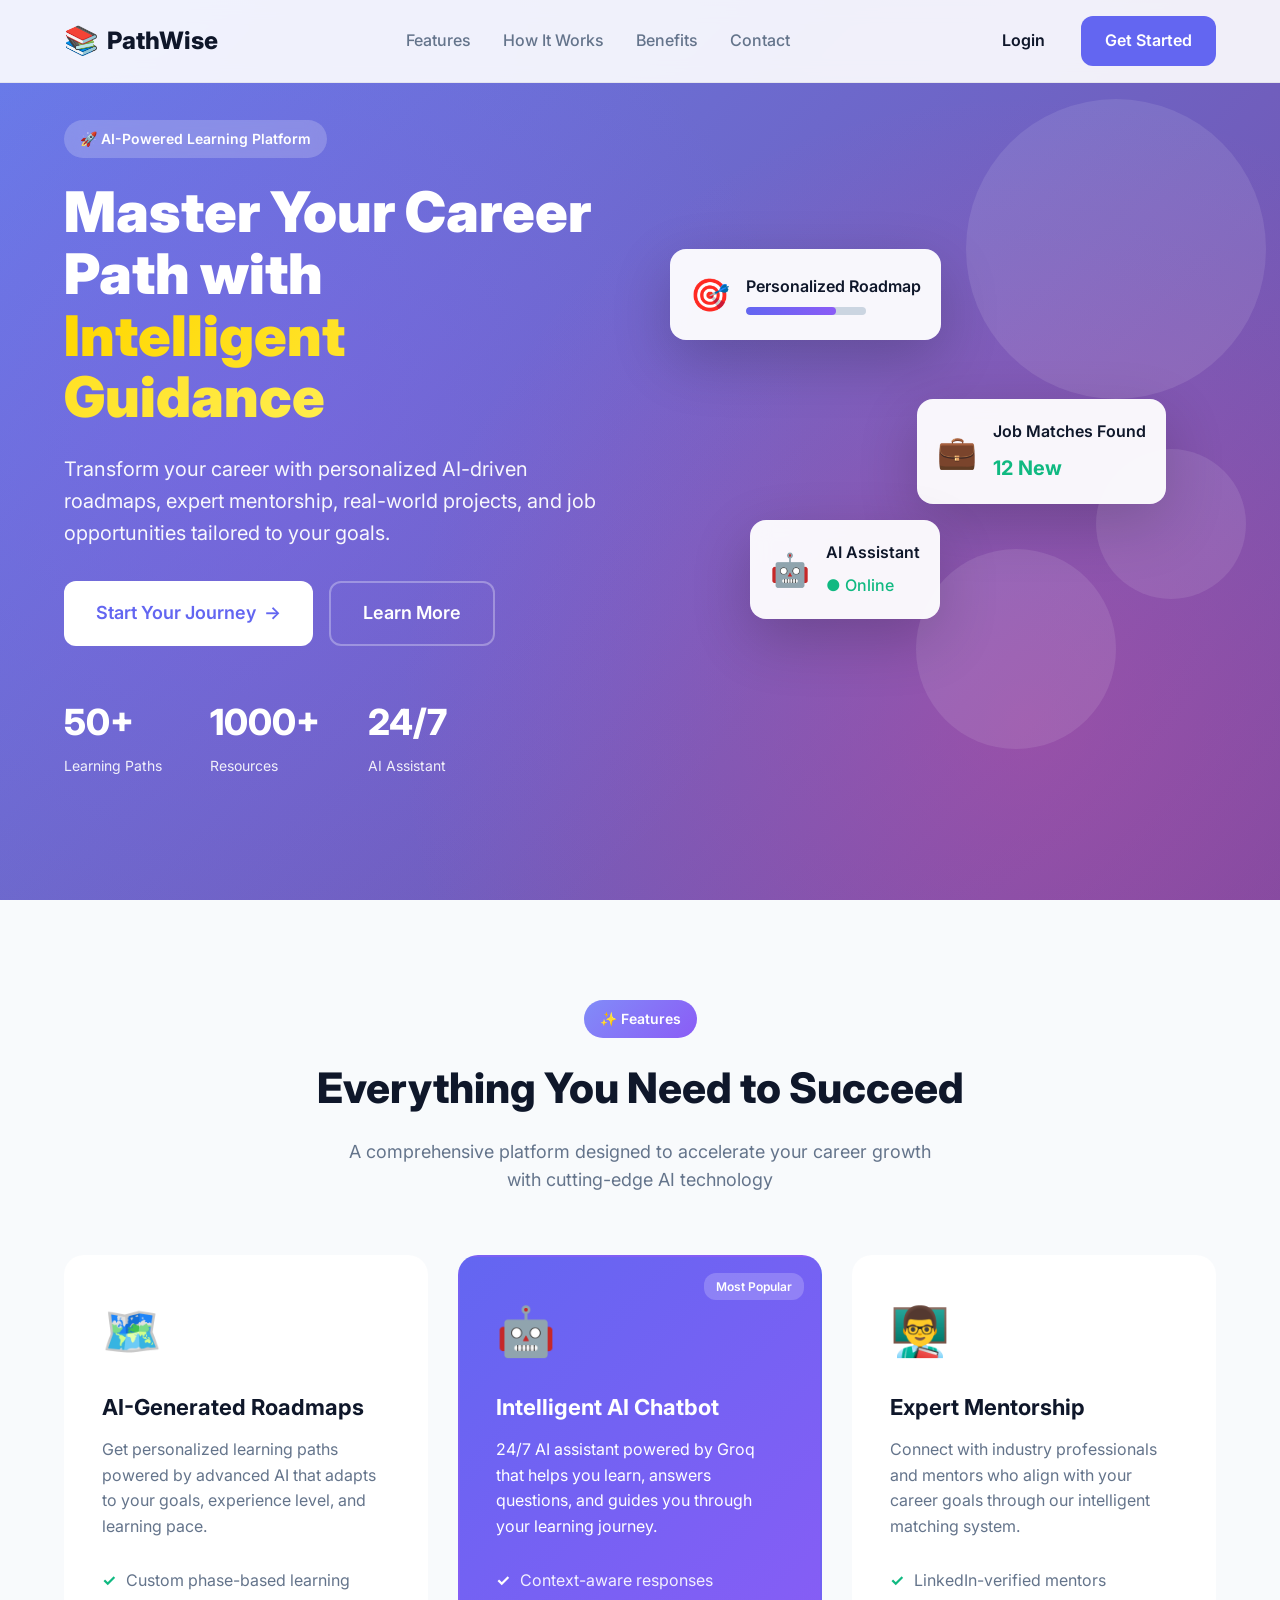
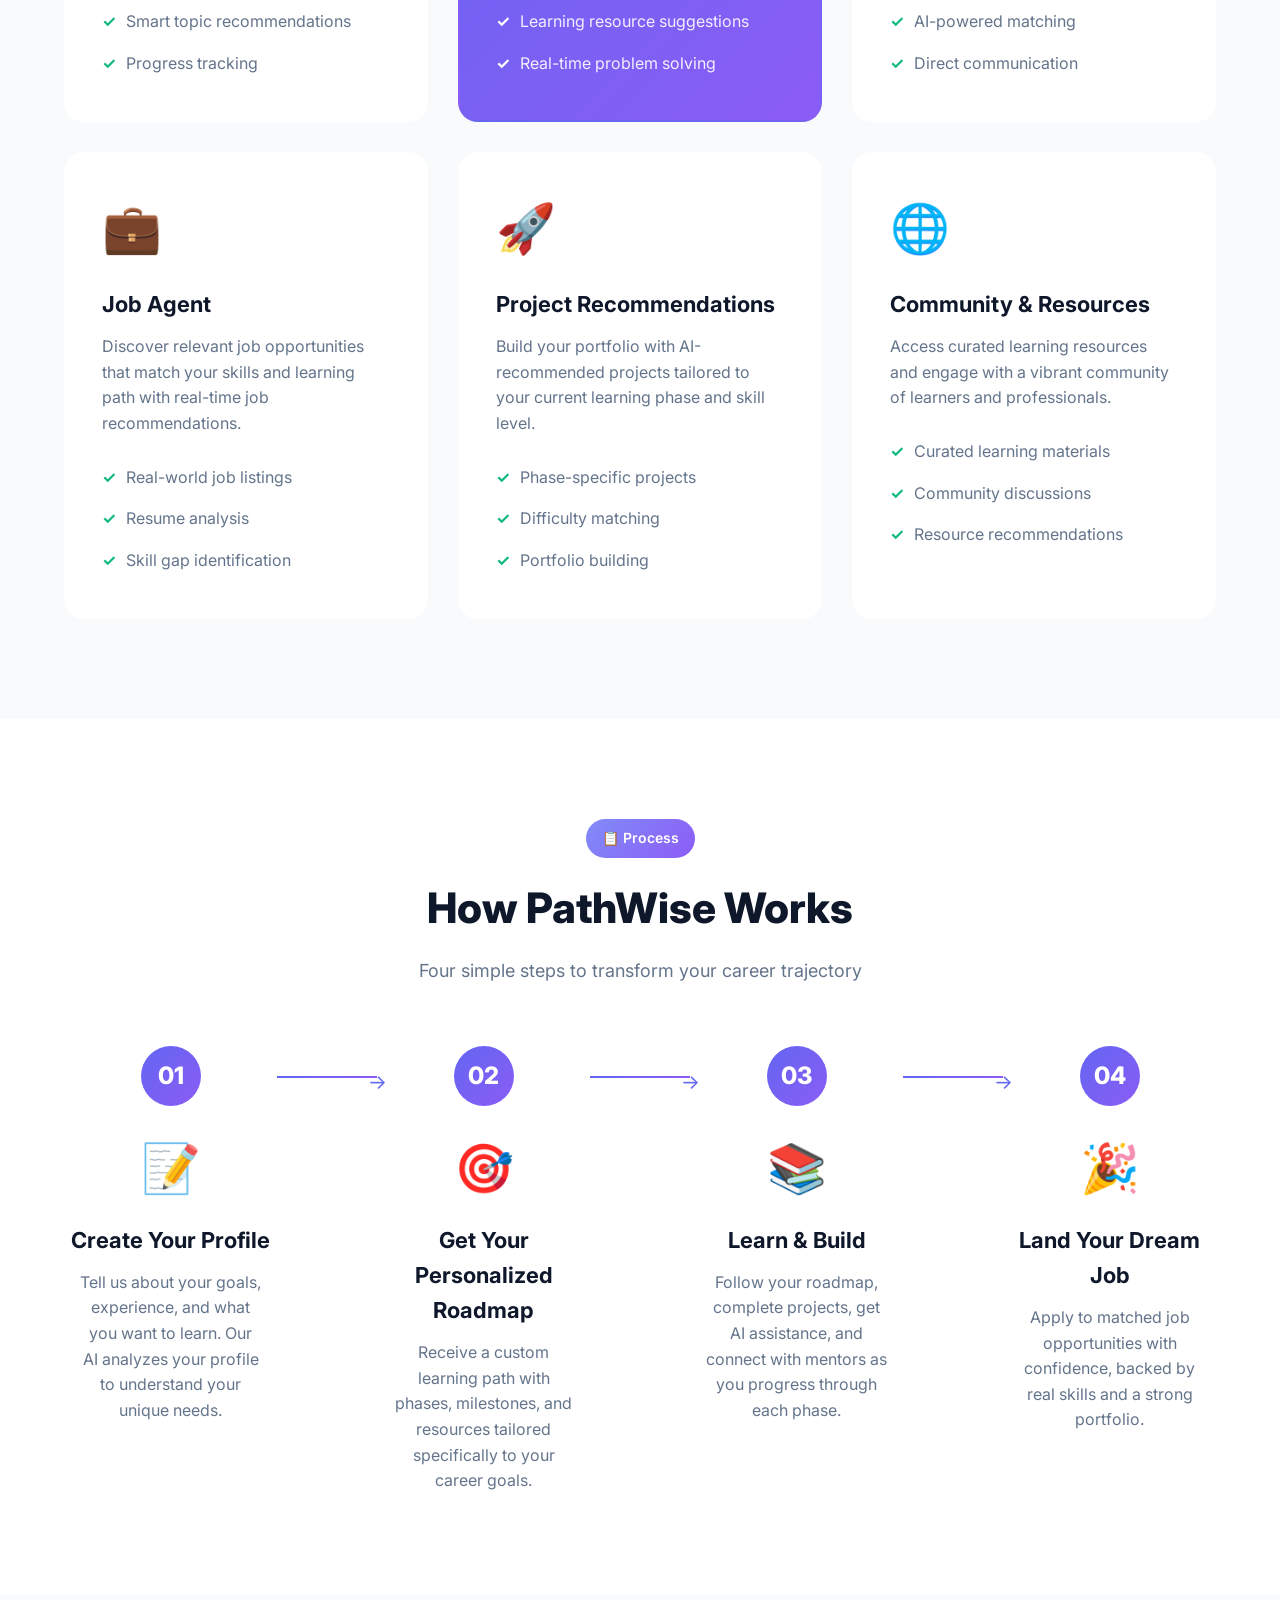
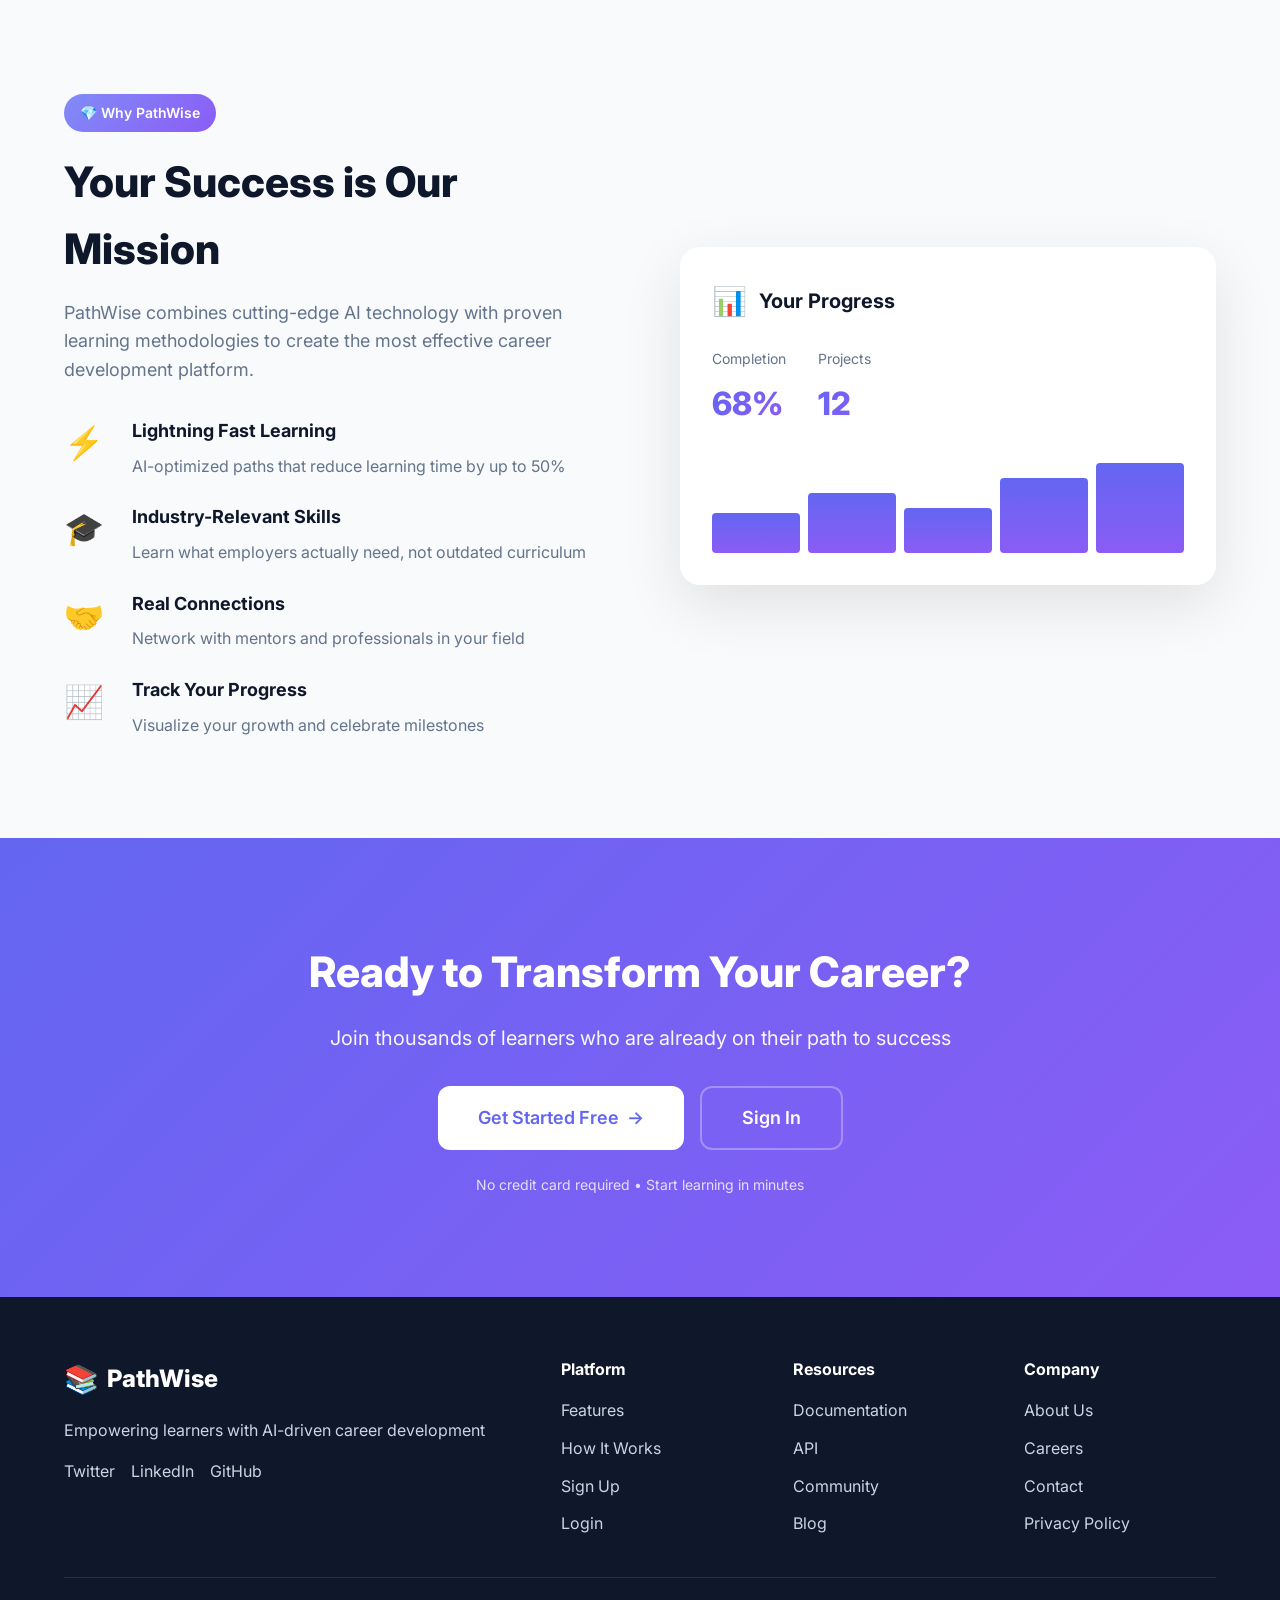
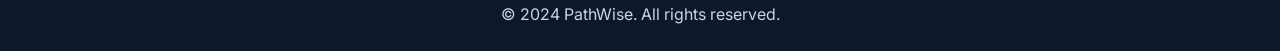
<file: landing-page/index.html>
<!DOCTYPE html>
<html lang="en">
<head>
    <meta charset="UTF-8">
    <meta name="viewport" content="width=device-width, initial-scale=1.0">
    <title>PathWise - AI-Powered Career Learning Platform</title>
    <link rel="shortcut icon" href="images/favicon.png" type="image/x-icon">
    <link rel="stylesheet" href="css/landing.css">
    <link href="https://fonts.googleapis.com/css2?family=Inter:wght@300;400;500;600;700;800;900&display=swap" rel="stylesheet">
</head>
<body>
    <!-- Navigation -->
    <nav class="navbar">
        <div class="container">
            <div class="nav-wrapper">
                <div class="logo">
                    <span class="logo-icon">📚</span>
                    <span class="logo-text">PathWise</span>
                </div>
                <ul class="nav-links">
                    <li><a href="#features">Features</a></li>
                    <li><a href="#how-it-works">How It Works</a></li>
                    <li><a href="#benefits">Benefits</a></li>
                    <li><a href="#contact">Contact</a></li>
                </ul>
                <div class="nav-buttons">
                    <a href="http://localhost:5173/login" class="btn-secondary">Login</a>
                    <a href="http://localhost:5173/register" class="btn-primary">Get Started</a>
                </div>
                <button class="mobile-menu-btn">☰</button>
            </div>
        </div>
    </nav>

    <!-- Hero Section -->
    <section class="hero">
        <div class="hero-gradient"></div>
        <div class="container">
            <div class="hero-content">
                <div class="hero-text">
                    <div class="badge">🚀 AI-Powered Learning Platform</div>
                    <h1 class="hero-title">
                        Master Your Career Path with
                        <span class="gradient-text">Intelligent Guidance</span>
                    </h1>
                    <p class="hero-description">
                        Transform your career with personalized AI-driven roadmaps, expert mentorship, 
                        real-world projects, and job opportunities tailored to your goals.
                    </p>
                    <div class="hero-buttons">
                        <a href="http://localhost:5173/register" class="btn-hero-primary">
                            Start Your Journey
                            <span class="arrow">→</span>
                        </a>
                        <a href="#how-it-works" class="btn-hero-secondary">
                            Learn More
                        </a>
                    </div>
                    <div class="hero-stats">
                        <div class="stat">
                            <div class="stat-number">50+</div>
                            <div class="stat-label">Learning Paths</div>
                        </div>
                        <div class="stat">
                            <div class="stat-number">1000+</div>
                            <div class="stat-label">Resources</div>
                        </div>
                        <div class="stat">
                            <div class="stat-number">24/7</div>
                            <div class="stat-label">AI Assistant</div>
                        </div>
                    </div>
                </div>
                <div class="hero-visual">
                    <div class="floating-card card-1">
                        <div class="card-icon">🎯</div>
                        <div class="card-content">
                            <div class="card-title">Personalized Roadmap</div>
                            <div class="card-progress">
                                <div class="progress-bar" style="width: 75%"></div>
                            </div>
                        </div>
                    </div>
                    <div class="floating-card card-2">
                        <div class="card-icon">💼</div>
                        <div class="card-content">
                            <div class="card-title">Job Matches Found</div>
                            <div class="card-number">12 New</div>
                        </div>
                    </div>
                    <div class="floating-card card-3">
                        <div class="card-icon">🤖</div>
                        <div class="card-content">
                            <div class="card-title">AI Assistant</div>
                            <div class="card-status">● Online</div>
                        </div>
                    </div>
                    <div class="hero-circle circle-1"></div>
                    <div class="hero-circle circle-2"></div>
                    <div class="hero-circle circle-3"></div>
                </div>
            </div>
        </div>
    </section>

    <!-- Features Section -->
    <section id="features" class="features">
        <div class="container">
            <div class="section-header">
                <div class="section-badge">✨ Features</div>
                <h2 class="section-title">Everything You Need to Succeed</h2>
                <p class="section-description">
                    A comprehensive platform designed to accelerate your career growth with cutting-edge AI technology
                </p>
            </div>
            
            <div class="features-grid">
                <div class="feature-card">
                    <div class="feature-icon">🗺️</div>
                    <h3 class="feature-title">AI-Generated Roadmaps</h3>
                    <p class="feature-description">
                        Get personalized learning paths powered by advanced AI that adapts to your goals, 
                        experience level, and learning pace.
                    </p>
                    <ul class="feature-list">
                        <li>Custom phase-based learning</li>
                        <li>Smart topic recommendations</li>
                        <li>Progress tracking</li>
                    </ul>
                </div>

                <div class="feature-card featured">
                    <div class="feature-badge">Most Popular</div>
                    <div class="feature-icon">🤖</div>
                    <h3 class="feature-title">Intelligent AI Chatbot</h3>
                    <p class="feature-description">
                        24/7 AI assistant powered by Groq that helps you learn, answers questions, 
                        and guides you through your learning journey.
                    </p>
                    <ul class="feature-list">
                        <li>Context-aware responses</li>
                        <li>Learning resource suggestions</li>
                        <li>Real-time problem solving</li>
                    </ul>
                </div>

                <div class="feature-card">
                    <div class="feature-icon">👨‍🏫</div>
                    <h3 class="feature-title">Expert Mentorship</h3>
                    <p class="feature-description">
                        Connect with industry professionals and mentors who align with your career goals 
                        through our intelligent matching system.
                    </p>
                    <ul class="feature-list">
                        <li>LinkedIn-verified mentors</li>
                        <li>AI-powered matching</li>
                        <li>Direct communication</li>
                    </ul>
                </div>

                <div class="feature-card">
                    <div class="feature-icon">💼</div>
                    <h3 class="feature-title">Job Agent</h3>
                    <p class="feature-description">
                        Discover relevant job opportunities that match your skills and learning path 
                        with real-time job recommendations.
                    </p>
                    <ul class="feature-list">
                        <li>Real-world job listings</li>
                        <li>Resume analysis</li>
                        <li>Skill gap identification</li>
                    </ul>
                </div>

                <div class="feature-card">
                    <div class="feature-icon">🚀</div>
                    <h3 class="feature-title">Project Recommendations</h3>
                    <p class="feature-description">
                        Build your portfolio with AI-recommended projects tailored to your current 
                        learning phase and skill level.
                    </p>
                    <ul class="feature-list">
                        <li>Phase-specific projects</li>
                        <li>Difficulty matching</li>
                        <li>Portfolio building</li>
                    </ul>
                </div>

                <div class="feature-card">
                    <div class="feature-icon">🌐</div>
                    <h3 class="feature-title">Community & Resources</h3>
                    <p class="feature-description">
                        Access curated learning resources and engage with a vibrant community 
                        of learners and professionals.
                    </p>
                    <ul class="feature-list">
                        <li>Curated learning materials</li>
                        <li>Community discussions</li>
                        <li>Resource recommendations</li>
                    </ul>
                </div>
            </div>
        </div>
    </section>

    <!-- How It Works Section -->
    <section id="how-it-works" class="how-it-works">
        <div class="container">
            <div class="section-header">
                <div class="section-badge">📋 Process</div>
                <h2 class="section-title">How PathWise Works</h2>
                <p class="section-description">
                    Four simple steps to transform your career trajectory
                </p>
            </div>

            <div class="steps-container">
                <div class="step">
                    <div class="step-number">01</div>
                    <div class="step-content">
                        <div class="step-icon">📝</div>
                        <h3 class="step-title">Create Your Profile</h3>
                        <p class="step-description">
                            Tell us about your goals, experience, and what you want to learn. 
                            Our AI analyzes your profile to understand your unique needs.
                        </p>
                    </div>
                </div>

                <div class="step-connector"></div>

                <div class="step">
                    <div class="step-number">02</div>
                    <div class="step-content">
                        <div class="step-icon">🎯</div>
                        <h3 class="step-title">Get Your Personalized Roadmap</h3>
                        <p class="step-description">
                            Receive a custom learning path with phases, milestones, and resources 
                            tailored specifically to your career goals.
                        </p>
                    </div>
                </div>

                <div class="step-connector"></div>

                <div class="step">
                    <div class="step-number">03</div>
                    <div class="step-content">
                        <div class="step-icon">📚</div>
                        <h3 class="step-title">Learn & Build</h3>
                        <p class="step-description">
                            Follow your roadmap, complete projects, get AI assistance, 
                            and connect with mentors as you progress through each phase.
                        </p>
                    </div>
                </div>

                <div class="step-connector"></div>

                <div class="step">
                    <div class="step-number">04</div>
                    <div class="step-content">
                        <div class="step-icon">🎉</div>
                        <h3 class="step-title">Land Your Dream Job</h3>
                        <p class="step-description">
                            Apply to matched job opportunities with confidence, backed by 
                            real skills and a strong portfolio.
                        </p>
                    </div>
                </div>
            </div>
        </div>
    </section>

    <!-- Benefits Section -->
    <section id="benefits" class="benefits">
        <div class="container">
            <div class="benefits-content">
                <div class="benefits-text">
                    <div class="section-badge">💎 Why PathWise</div>
                    <h2 class="section-title">Your Success is Our Mission</h2>
                    <p class="benefits-description">
                        PathWise combines cutting-edge AI technology with proven learning methodologies 
                        to create the most effective career development platform.
                    </p>
                    
                    <div class="benefit-items">
                        <div class="benefit-item">
                            <div class="benefit-icon">⚡</div>
                            <div class="benefit-content">
                                <h4>Lightning Fast Learning</h4>
                                <p>AI-optimized paths that reduce learning time by up to 50%</p>
                            </div>
                        </div>
                        
                        <div class="benefit-item">
                            <div class="benefit-icon">🎓</div>
                            <div class="benefit-content">
                                <h4>Industry-Relevant Skills</h4>
                                <p>Learn what employers actually need, not outdated curriculum</p>
                            </div>
                        </div>
                        
                        <div class="benefit-item">
                            <div class="benefit-icon">🤝</div>
                            <div class="benefit-content">
                                <h4>Real Connections</h4>
                                <p>Network with mentors and professionals in your field</p>
                            </div>
                        </div>
                        
                        <div class="benefit-item">
                            <div class="benefit-icon">📈</div>
                            <div class="benefit-content">
                                <h4>Track Your Progress</h4>
                                <p>Visualize your growth and celebrate milestones</p>
                            </div>
                        </div>
                    </div>
                </div>
                
                <div class="benefits-visual">
                    <div class="benefit-card card-animated">
                        <div class="benefit-card-header">
                            <span class="benefit-card-icon">📊</span>
                            <span class="benefit-card-title">Your Progress</span>
                        </div>
                        <div class="benefit-stats">
                            <div class="benefit-stat">
                                <div class="benefit-stat-label">Completion</div>
                                <div class="benefit-stat-value">68%</div>
                            </div>
                            <div class="benefit-stat">
                                <div class="benefit-stat-label">Projects</div>
                                <div class="benefit-stat-value">12</div>
                            </div>
                        </div>
                        <div class="benefit-graph">
                            <div class="graph-bar" style="height: 40%"></div>
                            <div class="graph-bar" style="height: 60%"></div>
                            <div class="graph-bar" style="height: 45%"></div>
                            <div class="graph-bar" style="height: 75%"></div>
                            <div class="graph-bar" style="height: 90%"></div>
                        </div>
                    </div>
                </div>
            </div>
        </div>
    </section>

    <!-- CTA Section -->
    <section class="cta">
        <div class="container">
            <div class="cta-content">
                <h2 class="cta-title">Ready to Transform Your Career?</h2>
                <p class="cta-description">
                    Join thousands of learners who are already on their path to success
                </p>
                <div class="cta-buttons">
                    <a href="http://localhost:5173/register" class="btn-cta-primary">
                        Get Started Free
                        <span class="arrow">→</span>
                    </a>
                    <a href="http://localhost:5173/login" class="btn-cta-secondary">
                        Sign In
                    </a>
                </div>
                <p class="cta-note">No credit card required • Start learning in minutes</p>
            </div>
        </div>
    </section>

    <!-- Contact Section -->
    <!-- <section id="contact" class="contact">
        <div class="container">
            <div class="contact-grid">
                <div class="contact-info">
                    <h3 class="contact-title">Get in Touch</h3>
                    <p class="contact-description">
                        Have questions? We'd love to hear from you. Send us a message and we'll respond as soon as possible.
                    </p>
                    <div class="contact-items">
                        <div class="contact-item">
                            <div class="contact-icon">📧</div>
                            <div>
                                <div class="contact-label">Email</div>
                                <div class="contact-value">support@pathwise.com</div>
                            </div>
                        </div>
                        <div class="contact-item">
                            <div class="contact-icon">💬</div>
                            <div>
                                <div class="contact-label">Live Chat</div>
                                <div class="contact-value">Available 24/7</div>
                            </div>
                        </div>
                        <div class="contact-item">
                            <div class="contact-icon">🌐</div>
                            <div>
                                <div class="contact-label">Community</div>
                                <div class="contact-value">Join our Discord</div>
                            </div>
                        </div>
                    </div>
                </div>
                <div class="contact-form-container">
                    <form class="contact-form">
                        <div class="form-group">
                            <input type="text" placeholder="Your Name" class="form-input">
                        </div>
                        <div class="form-group">
                            <input type="email" placeholder="Your Email" class="form-input">
                        </div>
                        <div class="form-group">
                            <textarea placeholder="Your Message" rows="4" class="form-input"></textarea>
                        </div>
                        <button type="submit" class="btn-form-submit">Send Message</button>
                    </form>
                </div>
            </div>
        </div>
    </section> -->

    <!-- Footer -->
    <footer class="footer">
        <div class="container">
            <div class="footer-content">
                <div class="footer-brand">
                    <div class="footer-logo">
                        <span class="logo-icon">📚</span>
                        <span class="logo-text">PathWise</span>
                    </div>
                    <p class="footer-tagline">
                        Empowering learners with AI-driven career development
                    </p>
                    <div class="footer-social">
                        <a href="#" class="social-link">Twitter</a>
                        <a href="#" class="social-link">LinkedIn</a>
                        <a href="#" class="social-link">GitHub</a>
                    </div>
                </div>
                
                <div class="footer-links">
                    <div class="footer-column">
                        <h4 class="footer-column-title">Platform</h4>
                        <ul class="footer-list">
                            <li><a href="#features">Features</a></li>
                            <li><a href="#how-it-works">How It Works</a></li>
                            <li><a href="http://localhost:5173/register">Sign Up</a></li>
                            <li><a href="http://localhost:5173/login">Login</a></li>
                        </ul>
                    </div>
                    
                    <div class="footer-column">
                        <h4 class="footer-column-title">Resources</h4>
                        <ul class="footer-list">
                            <li><a href="#">Documentation</a></li>
                            <li><a href="#">API</a></li>
                            <li><a href="#">Community</a></li>
                            <li><a href="#">Blog</a></li>
                        </ul>
                    </div>
                    
                    <div class="footer-column">
                        <h4 class="footer-column-title">Company</h4>
                        <ul class="footer-list">
                            <li><a href="#">About Us</a></li>
                            <li><a href="#">Careers</a></li>
                            <li><a href="#contact">Contact</a></li>
                            <li><a href="#">Privacy Policy</a></li>
                        </ul>
                    </div>
                </div>
            </div>
            
            <div class="footer-bottom">
                <p>&copy; 2024 PathWise. All rights reserved.</p>
            </div>
        </div>
    </footer>

    <script src="js/landing.js"></script>
</body>
</html>
</file>
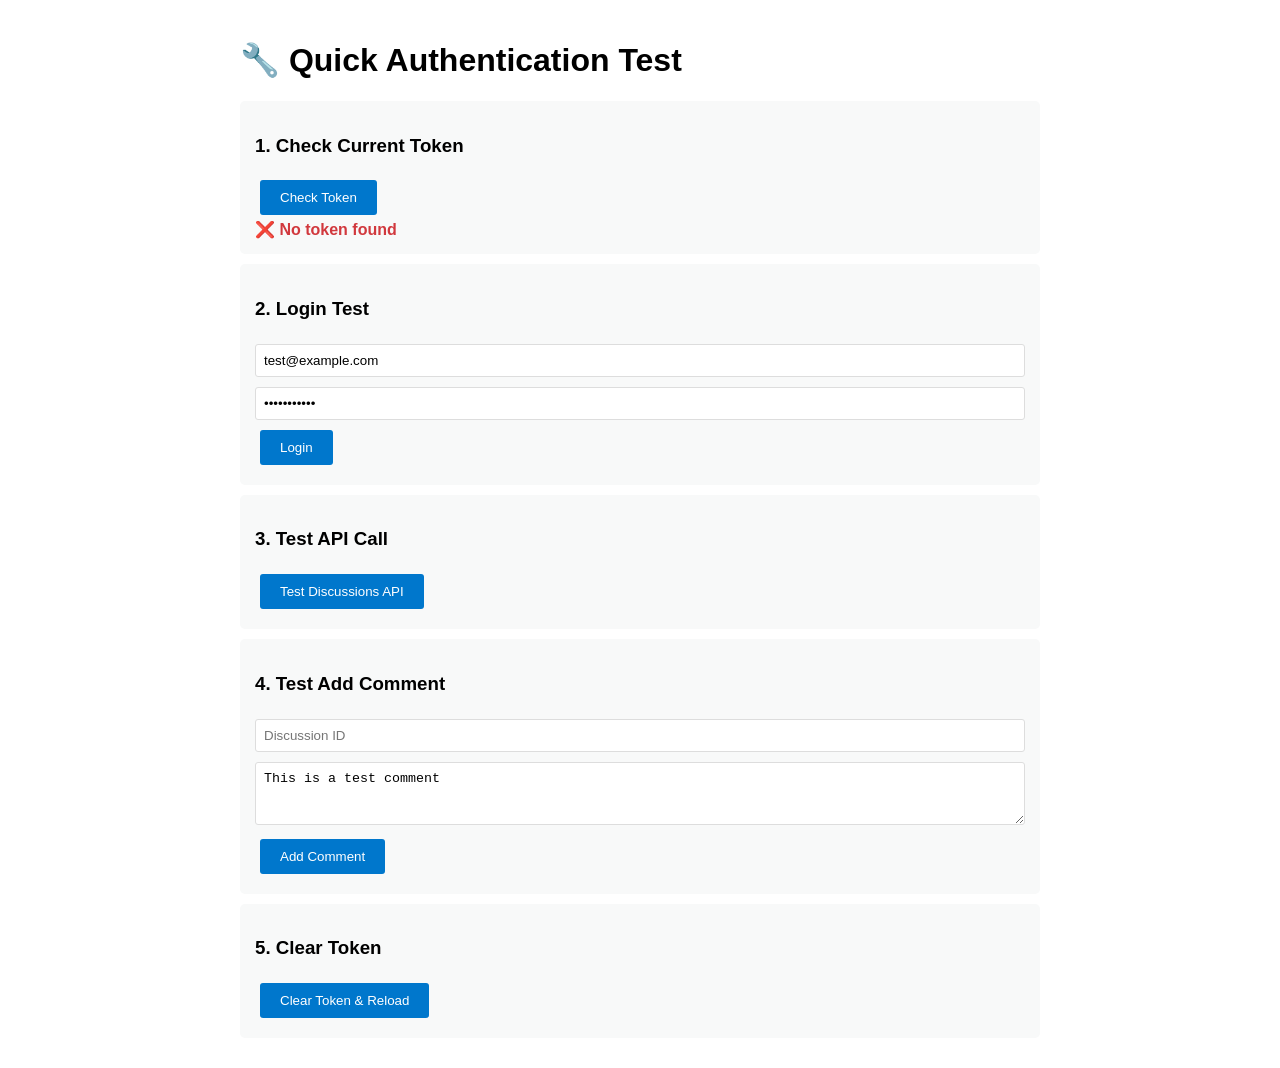
<file: test_auth_quick.html>
<!DOCTYPE html>
<html lang="en">
<head>
    <meta charset="UTF-8">
    <meta name="viewport" content="width=device-width, initial-scale=1.0">
    <title>Quick Auth Test</title>
    <style>
        body { font-family: Arial, sans-serif; padding: 20px; max-width: 800px; margin: 0 auto; }
        .section { background: #f8f9f9; padding: 15px; margin: 10px 0; border-radius: 5px; }
        button { background: #0077cc; color: white; border: none; padding: 10px 20px; border-radius: 3px; cursor: pointer; margin: 5px; }
        button:hover { background: #005999; }
        .success { color: #5eba7d; font-weight: bold; }
        .error { color: #d1383d; font-weight: bold; }
        pre { background: #fff; padding: 10px; border-radius: 3px; overflow-x: auto; }
        input, textarea { width: 100%; padding: 8px; margin: 5px 0; border: 1px solid #ddd; border-radius: 3px; box-sizing: border-box; }
    </style>
</head>
<body>
    <h1>🔧 Quick Authentication Test</h1>
    
    <div class="section">
        <h3>1. Check Current Token</h3>
        <button onclick="checkToken()">Check Token</button>
        <div id="tokenResult"></div>
    </div>

    <div class="section">
        <h3>2. Login Test</h3>
        <input type="email" id="email" placeholder="Email" value="test@example.com">
        <input type="password" id="password" placeholder="Password" value="password123">
        <button onclick="login()">Login</button>
        <div id="loginResult"></div>
    </div>

    <div class="section">
        <h3>3. Test API Call</h3>
        <button onclick="testAPI()">Test Discussions API</button>
        <div id="apiResult"></div>
    </div>

    <div class="section">
        <h3>4. Test Add Comment</h3>
        <input type="text" id="discussionId" placeholder="Discussion ID">
        <textarea id="commentText" placeholder="Comment text" rows="3">This is a test comment</textarea>
        <button onclick="testComment()">Add Comment</button>
        <div id="commentResult"></div>
    </div>

    <div class="section">
        <h3>5. Clear Token</h3>
        <button onclick="clearToken()">Clear Token & Reload</button>
    </div>

    <script>
        function checkToken() {
            const token = localStorage.getItem('token');
            const resultDiv = document.getElementById('tokenResult');
            
            if (!token) {
                resultDiv.innerHTML = '<span class="error">❌ No token found</span>';
                return;
            }
            
            try {
                const payload = JSON.parse(atob(token.split('.')[1]));
                const isExpired = payload.exp < Date.now() / 1000;
                
                resultDiv.innerHTML = `
                    <span class="success">✅ Token found</span>
                    <pre>Length: ${token.length}
Preview: ${token.substring(0, 50)}...
Expires: ${new Date(payload.exp * 1000).toLocaleString()}
Is Expired: ${isExpired ? 'Yes' : 'No'}
User ID: ${payload.userId}</pre>
                `;
            } catch (error) {
                resultDiv.innerHTML = `<span class="error">❌ Invalid token format: ${error.message}</span>`;
            }
        }

        async function login() {
            const email = document.getElementById('email').value;
            const password = document.getElementById('password').value;
            const resultDiv = document.getElementById('loginResult');
            
            try {
                const response = await fetch('http://localhost:5000/api/auth/login', {
                    method: 'POST',
                    headers: { 'Content-Type': 'application/json' },
                    body: JSON.stringify({ email, password })
                });
                
                const data = await response.json();
                
                if (response.ok) {
                    localStorage.setItem('token', data.token);
                    resultDiv.innerHTML = `<span class="success">✅ Login successful!</span>
                        <pre>${JSON.stringify(data, null, 2)}</pre>`;
                } else {
                    resultDiv.innerHTML = `<span class="error">❌ Login failed: ${data.error}</span>`;
                }
            } catch (error) {
                resultDiv.innerHTML = `<span class="error">❌ Error: ${error.message}</span>`;
            }
        }

        async function testAPI() {
            const token = localStorage.getItem('token');
            const resultDiv = document.getElementById('apiResult');
            
            if (!token) {
                resultDiv.innerHTML = '<span class="error">❌ No token found. Please login first.</span>';
                return;
            }
            
            try {
                const response = await fetch('http://localhost:5000/api/discussions', {
                    headers: { 'Authorization': `Bearer ${token}` }
                });
                
                const data = await response.json();
                
                if (response.ok) {
                    resultDiv.innerHTML = `<span class="success">✅ API call successful!</span>
                        <pre>Status: ${response.status}
Discussions: ${data.length}
First discussion: ${data[0]?.title || 'None'}</pre>`;
                } else {
                    resultDiv.innerHTML = `<span class="error">❌ API call failed: ${data.message || data.error}</span>`;
                }
            } catch (error) {
                resultDiv.innerHTML = `<span class="error">❌ Error: ${error.message}</span>`;
            }
        }

        async function testComment() {
            const token = localStorage.getItem('token');
            const discussionId = document.getElementById('discussionId').value;
            const commentText = document.getElementById('commentText').value;
            const resultDiv = document.getElementById('commentResult');
            
            if (!token) {
                resultDiv.innerHTML = '<span class="error">❌ No token found. Please login first.</span>';
                return;
            }
            
            if (!discussionId) {
                resultDiv.innerHTML = '<span class="error">❌ Please enter a discussion ID</span>';
                return;
            }
            
            try {
                const response = await fetch(`http://localhost:5000/api/discussions/${discussionId}/comments`, {
                    method: 'POST',
                    headers: {
                        'Content-Type': 'application/json',
                        'Authorization': `Bearer ${token}`
                    },
                    body: JSON.stringify({ text: commentText })
                });
                
                const data = await response.json();
                
                if (response.ok) {
                    resultDiv.innerHTML = `<span class="success">✅ Comment added successfully!</span>
                        <pre>${JSON.stringify(data, null, 2)}</pre>`;
                } else {
                    resultDiv.innerHTML = `<span class="error">❌ Failed to add comment: ${data.message || data.error}</span>`;
                }
            } catch (error) {
                resultDiv.innerHTML = `<span class="error">❌ Error: ${error.message}</span>`;
            }
        }

        function clearToken() {
            localStorage.removeItem('token');
            location.reload();
        }

        // Auto-check token on load
        checkToken();
    </script>
</body>
</html>
</file>
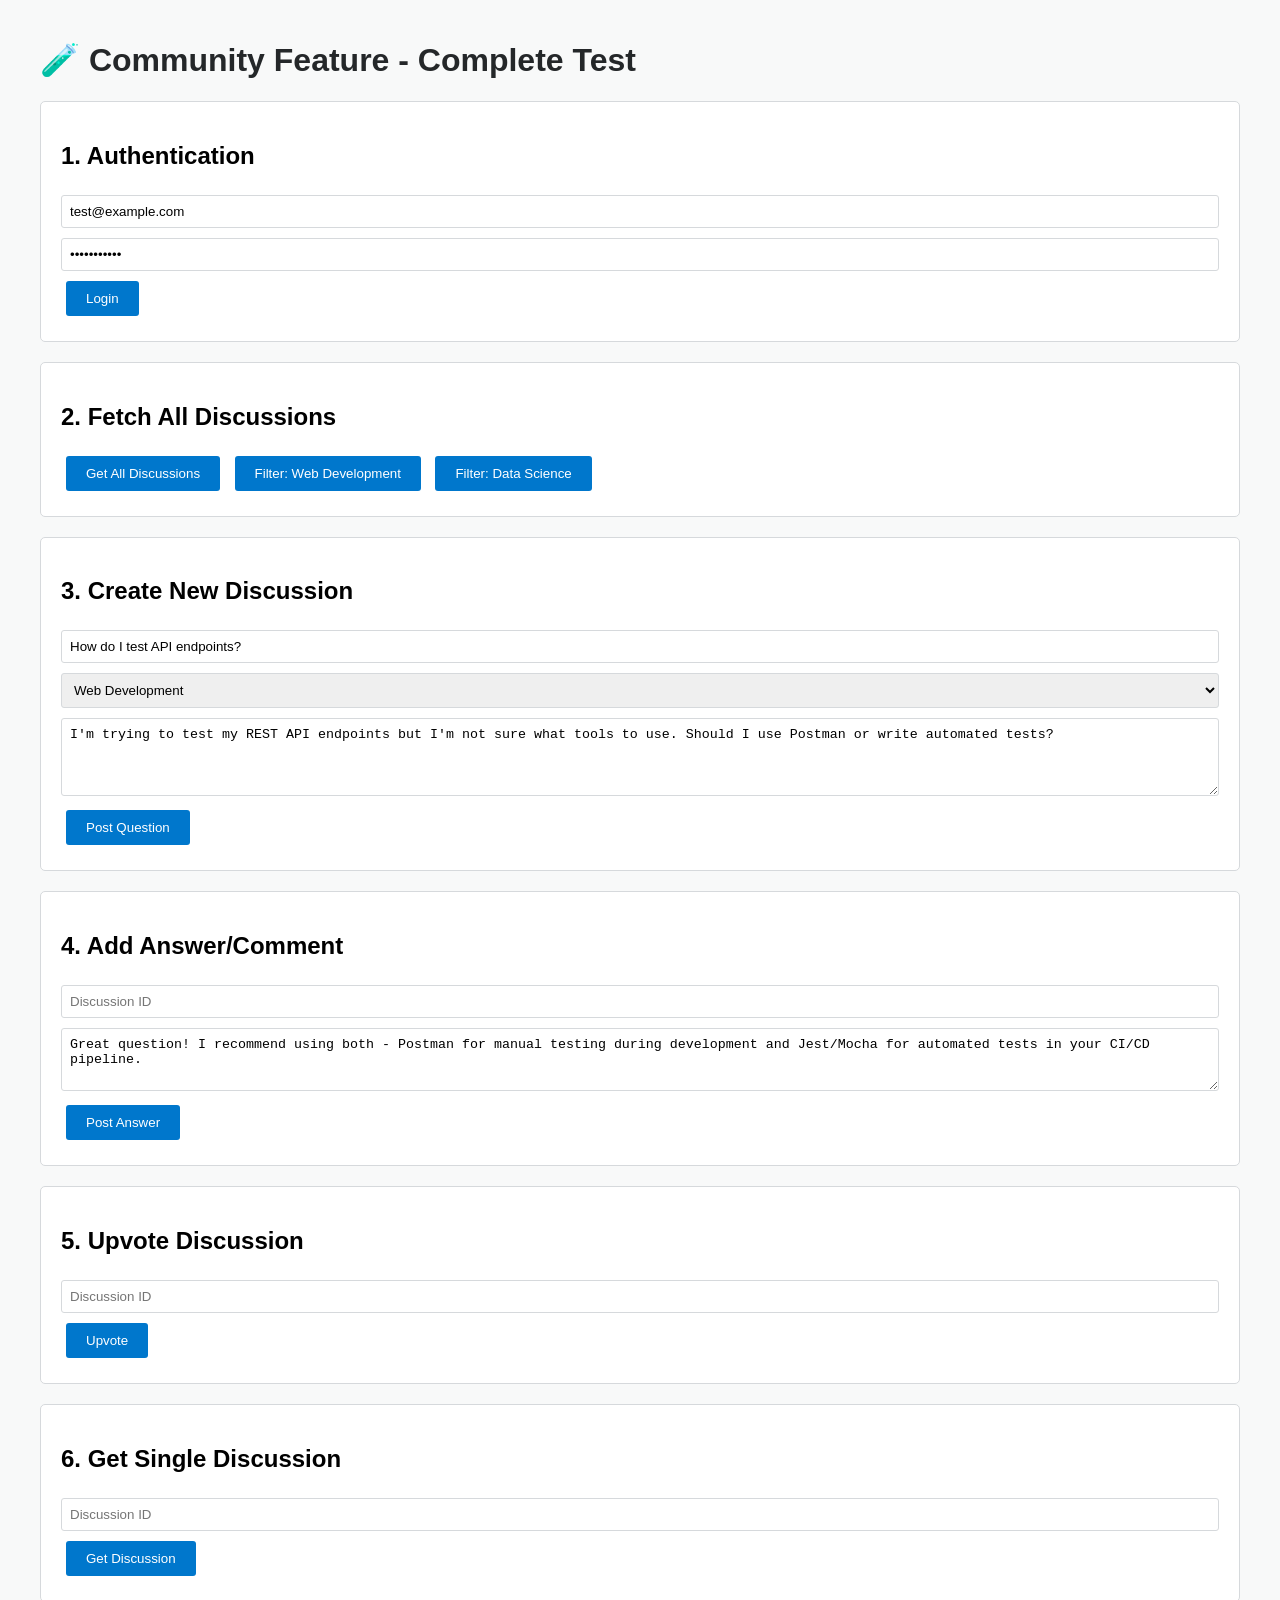
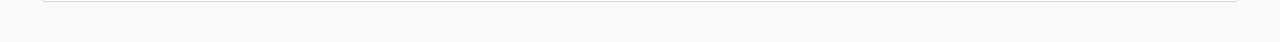
<file: test_community_complete.html>
<!DOCTYPE html>
<html lang="en">
<head>
    <meta charset="UTF-8">
    <meta name="viewport" content="width=device-width, initial-scale=1.0">
    <title>Community API Test</title>
    <style>
        body {
            font-family: Arial, sans-serif;
            max-width: 1200px;
            margin: 0 auto;
            padding: 20px;
            background: #f8f9f9;
        }
        h1 {
            color: #242729;
        }
        .test-section {
            background: white;
            padding: 20px;
            margin: 20px 0;
            border-radius: 5px;
            border: 1px solid #d6d9dc;
        }
        button {
            background: #0077cc;
            color: white;
            border: none;
            padding: 10px 20px;
            border-radius: 3px;
            cursor: pointer;
            margin: 5px;
        }
        button:hover {
            background: #005999;
        }
        .success {
            color: #5eba7d;
            font-weight: bold;
        }
        .error {
            color: #d1383d;
            font-weight: bold;
        }
        pre {
            background: #f8f9f9;
            padding: 10px;
            border-radius: 3px;
            overflow-x: auto;
        }
        .discussion-item {
            padding: 15px;
            margin: 10px 0;
            background: #f8f9f9;
            border-radius: 3px;
            border-left: 3px solid #0077cc;
        }
        .stats {
            display: flex;
            gap: 15px;
            font-size: 14px;
            color: #6a737c;
            margin-top: 10px;
        }
        input, textarea {
            width: 100%;
            padding: 8px;
            margin: 5px 0;
            border: 1px solid #d6d9dc;
            border-radius: 3px;
            box-sizing: border-box;
        }
        select {
            width: 100%;
            padding: 8px;
            margin: 5px 0;
            border: 1px solid #d6d9dc;
            border-radius: 3px;
        }
    </style>
</head>
<body>
    <h1>🧪 Community Feature - Complete Test</h1>
    
    <div class="test-section">
        <h2>1. Authentication</h2>
        <input type="email" id="email" placeholder="Email" value="test@example.com">
        <input type="password" id="password" placeholder="Password" value="password123">
        <button onclick="login()">Login</button>
        <div id="authResult"></div>
    </div>

    <div class="test-section">
        <h2>2. Fetch All Discussions</h2>
        <button onclick="fetchDiscussions()">Get All Discussions</button>
        <button onclick="fetchDiscussions('Web Development')">Filter: Web Development</button>
        <button onclick="fetchDiscussions('Data Science')">Filter: Data Science</button>
        <div id="discussionsResult"></div>
    </div>

    <div class="test-section">
        <h2>3. Create New Discussion</h2>
        <input type="text" id="newTitle" placeholder="Question Title" value="How do I test API endpoints?">
        <select id="newCategory">
            <option>Web Development</option>
            <option>Data Science</option>
            <option>Career Advice</option>
            <option>Development</option>
            <option>Mobile Development</option>
            <option>DevOps</option>
        </select>
        <textarea id="newDescription" placeholder="Detailed description" rows="4">I'm trying to test my REST API endpoints but I'm not sure what tools to use. Should I use Postman or write automated tests?</textarea>
        <button onclick="createDiscussion()">Post Question</button>
        <div id="createResult"></div>
    </div>

    <div class="test-section">
        <h2>4. Add Answer/Comment</h2>
        <input type="text" id="commentDiscussionId" placeholder="Discussion ID">
        <textarea id="commentText" placeholder="Your answer" rows="3">Great question! I recommend using both - Postman for manual testing during development and Jest/Mocha for automated tests in your CI/CD pipeline.</textarea>
        <button onclick="addComment()">Post Answer</button>
        <div id="commentResult"></div>
    </div>

    <div class="test-section">
        <h2>5. Upvote Discussion</h2>
        <input type="text" id="likeDiscussionId" placeholder="Discussion ID">
        <button onclick="likeDiscussion()">Upvote</button>
        <div id="likeResult"></div>
    </div>

    <div class="test-section">
        <h2>6. Get Single Discussion</h2>
        <input type="text" id="singleDiscussionId" placeholder="Discussion ID">
        <button onclick="getSingleDiscussion()">Get Discussion</button>
        <div id="singleResult"></div>
    </div>

    <script>
        const API_URL = 'http://localhost:5000/api';
        let token = localStorage.getItem('token') || '';

        if (token) {
            document.getElementById('authResult').innerHTML = '<span class="success">✓ Already logged in</span>';
        }

        async function login() {
            const email = document.getElementById('email').value;
            const password = document.getElementById('password').value;
            const resultDiv = document.getElementById('authResult');

            try {
                const response = await fetch(`${API_URL}/auth/login`, {
                    method: 'POST',
                    headers: { 'Content-Type': 'application/json' },
                    body: JSON.stringify({ email, password })
                });

                const data = await response.json();
                
                if (response.ok) {
                    token = data.token;
                    localStorage.setItem('token', token);
                    resultDiv.innerHTML = `<span class="success">✓ Login successful!</span>
                        <p>User: ${data.user.firstName} ${data.user.lastName}</p>`;
                } else {
                    resultDiv.innerHTML = `<span class="error">✗ Login failed: ${data.error}</span>`;
                }
            } catch (error) {
                resultDiv.innerHTML = `<span class="error">✗ Error: ${error.message}</span>`;
            }
        }

        async function fetchDiscussions(category = null) {
            const resultDiv = document.getElementById('discussionsResult');
            resultDiv.innerHTML = 'Loading...';

            try {
                const url = category 
                    ? `${API_URL}/discussions?category=${encodeURIComponent(category)}`
                    : `${API_URL}/discussions`;

                const response = await fetch(url);
                const data = await response.json();

                if (response.ok) {
                    resultDiv.innerHTML = `<span class="success">✓ Fetched ${data.length} discussions</span>`;
                    
                    if (data.length > 0) {
                        resultDiv.innerHTML += '<div style="margin-top: 15px;">';
                        data.slice(0, 5).forEach(disc => {
                            resultDiv.innerHTML += `
                                <div class="discussion-item">
                                    <strong>${disc.title}</strong>
                                    <p>${disc.description.substring(0, 150)}...</p>
                                    <div class="stats">
                                        <span>📊 ${disc.likes} votes</span>
                                        <span>💬 ${disc.comments?.length || 0} answers</span>
                                        <span>👁️ ${disc.views} views</span>
                                        <span>ID: ${disc.id}</span>
                                    </div>
                                </div>
                            `;
                        });
                        resultDiv.innerHTML += '</div>';
                    }
                } else {
                    resultDiv.innerHTML = `<span class="error">✗ Failed to fetch discussions</span>`;
                }
            } catch (error) {
                resultDiv.innerHTML = `<span class="error">✗ Error: ${error.message}</span>`;
            }
        }

        async function createDiscussion() {
            const resultDiv = document.getElementById('createResult');
            
            if (!token) {
                resultDiv.innerHTML = '<span class="error">✗ Please login first</span>';
                return;
            }

            const title = document.getElementById('newTitle').value;
            const category = document.getElementById('newCategory').value;
            const description = document.getElementById('newDescription').value;

            try {
                const response = await fetch(`${API_URL}/discussions`, {
                    method: 'POST',
                    headers: {
                        'Content-Type': 'application/json',
                        'Authorization': `Bearer ${token}`
                    },
                    body: JSON.stringify({ title, description, category })
                });

                const data = await response.json();

                if (response.ok) {
                    resultDiv.innerHTML = `<span class="success">✓ Question posted successfully!</span>
                        <pre>${JSON.stringify(data, null, 2)}</pre>`;
                } else {
                    resultDiv.innerHTML = `<span class="error">✗ Failed: ${data.error}</span>`;
                }
            } catch (error) {
                resultDiv.innerHTML = `<span class="error">✗ Error: ${error.message}</span>`;
            }
        }

        async function addComment() {
            const resultDiv = document.getElementById('commentResult');
            
            if (!token) {
                resultDiv.innerHTML = '<span class="error">✗ Please login first</span>';
                return;
            }

            const discussionId = document.getElementById('commentDiscussionId').value;
            const text = document.getElementById('commentText').value;

            try {
                const response = await fetch(`${API_URL}/discussions/${discussionId}/comments`, {
                    method: 'POST',
                    headers: {
                        'Content-Type': 'application/json',
                        'Authorization': `Bearer ${token}`
                    },
                    body: JSON.stringify({ text })
                });

                const data = await response.json();

                if (response.ok) {
                    resultDiv.innerHTML = `<span class="success">✓ Answer posted successfully!</span>
                        <pre>${JSON.stringify(data, null, 2)}</pre>`;
                } else {
                    resultDiv.innerHTML = `<span class="error">✗ Failed: ${data.error}</span>`;
                }
            } catch (error) {
                resultDiv.innerHTML = `<span class="error">✗ Error: ${error.message}</span>`;
            }
        }

        async function likeDiscussion() {
            const resultDiv = document.getElementById('likeResult');
            
            if (!token) {
                resultDiv.innerHTML = '<span class="error">✗ Please login first</span>';
                return;
            }

            const discussionId = document.getElementById('likeDiscussionId').value;

            try {
                const response = await fetch(`${API_URL}/discussions/${discussionId}/like`, {
                    method: 'PUT',
                    headers: {
                        'Authorization': `Bearer ${token}`
                    }
                });

                const data = await response.json();

                if (response.ok) {
                    resultDiv.innerHTML = `<span class="success">✓ Upvoted! New count: ${data.likes}</span>`;
                } else {
                    resultDiv.innerHTML = `<span class="error">✗ Failed: ${data.error}</span>`;
                }
            } catch (error) {
                resultDiv.innerHTML = `<span class="error">✗ Error: ${error.message}</span>`;
            }
        }

        async function getSingleDiscussion() {
            const resultDiv = document.getElementById('singleResult');
            const discussionId = document.getElementById('singleDiscussionId').value;

            try {
                const response = await fetch(`${API_URL}/discussions/${discussionId}`);
                const data = await response.json();

                if (response.ok) {
                    resultDiv.innerHTML = `<span class="success">✓ Discussion fetched</span>
                        <pre>${JSON.stringify(data, null, 2)}</pre>`;
                } else {
                    resultDiv.innerHTML = `<span class="error">✗ Failed: ${data.error}</span>`;
                }
            } catch (error) {
                resultDiv.innerHTML = `<span class="error">✗ Error: ${error.message}</span>`;
            }
        }

        // Auto-fetch discussions on load
        if (token) {
            fetchDiscussions();
        }
    </script>
</body>
</html>
</file>
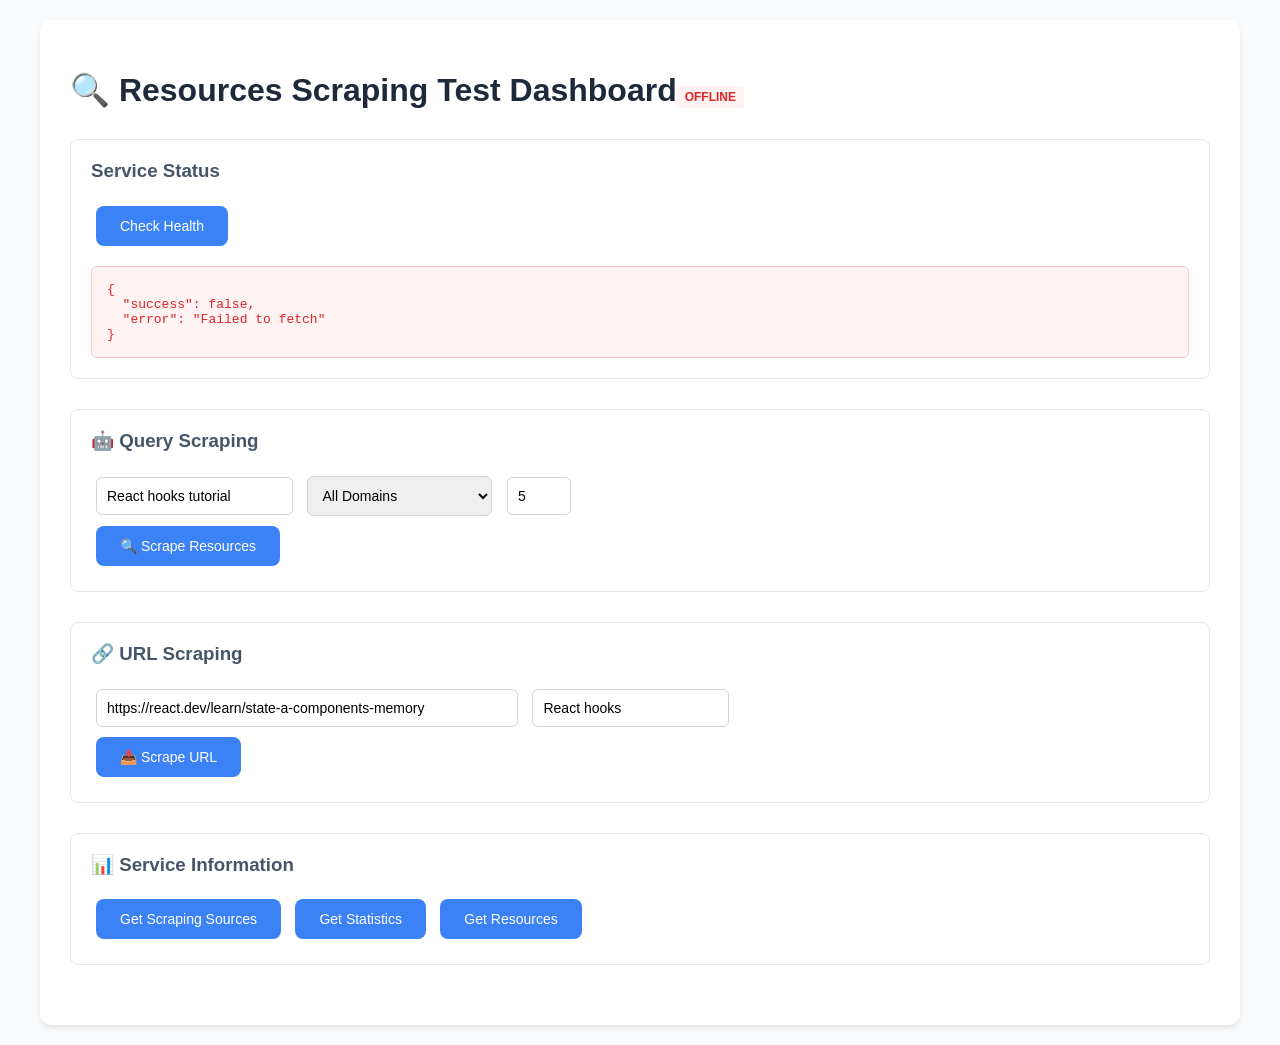
<file: test_complete_scraping.html>
<!DOCTYPE html>
<html lang="en">
<head>
    <meta charset="UTF-8">
    <meta name="viewport" content="width=device-width, initial-scale=1.0">
    <title>Resources Scraping Test</title>
    <style>
        body {
            font-family: -apple-system, BlinkMacSystemFont, 'Segoe UI', Roboto, sans-serif;
            max-width: 1200px;
            margin: 0 auto;
            padding: 20px;
            background: #f8fafc;
        }
        .container {
            background: white;
            border-radius: 12px;
            padding: 30px;
            box-shadow: 0 4px 6px -1px rgba(0, 0, 0, 0.1);
        }
        h1 { color: #1e293b; margin-bottom: 30px; }
        .test-section {
            margin-bottom: 30px;
            padding: 20px;
            border: 1px solid #e2e8f0;
            border-radius: 8px;
        }
        .test-section h3 {
            color: #475569;
            margin-top: 0;
        }
        button {
            background: #3b82f6;
            color: white;
            border: none;
            padding: 12px 24px;
            border-radius: 8px;
            cursor: pointer;
            font-size: 14px;
            margin: 5px;
        }
        button:hover {
            background: #2563eb;
        }
        button:disabled {
            background: #94a3b8;
            cursor: not-allowed;
        }
        input, select {
            padding: 10px;
            border: 1px solid #d1d5db;
            border-radius: 6px;
            margin: 5px;
            font-size: 14px;
        }
        .result {
            margin-top: 15px;
            padding: 15px;
            border-radius: 6px;
            font-family: monospace;
            font-size: 13px;
            white-space: pre-wrap;
            max-height: 300px;
            overflow-y: auto;
        }
        .success { background: #dcfce7; color: #166534; border: 1px solid #bbf7d0; }
        .error { background: #fef2f2; color: #dc2626; border: 1px solid #fecaca; }
        .info { background: #eff6ff; color: #1d4ed8; border: 1px solid #dbeafe; }
        .status {
            display: inline-block;
            padding: 4px 8px;
            border-radius: 4px;
            font-size: 12px;
            font-weight: 600;
        }
        .status.online { background: #dcfce7; color: #166534; }
        .status.offline { background: #fef2f2; color: #dc2626; }
    </style>
</head>
<body>
    <div class="container">
        <h1>🔍 Resources Scraping Test Dashboard</h1>
        
        <div class="test-section">
            <h3>Service Status</h3>
            <button onclick="checkHealth()">Check Health</button>
            <div id="health-result"></div>
        </div>

        <div class="test-section">
            <h3>🤖 Query Scraping</h3>
            <input type="text" id="query-input" placeholder="Enter search query (e.g., React hooks)" value="React hooks tutorial">
            <select id="domain-select">
                <option value="">All Domains</option>
                <option value="Frontend Development">Frontend Development</option>
                <option value="Backend Development">Backend Development</option>
                <option value="Data Science & AI">Data Science & AI</option>
                <option value="Mobile Development">Mobile Development</option>
                <option value="DevOps & Cloud">DevOps & Cloud</option>
            </select>
            <input type="number" id="max-results" placeholder="Max results" value="5" min="1" max="20">
            <br>
            <button onclick="testQueryScraping()" id="query-btn">🔍 Scrape Resources</button>
            <div id="query-result"></div>
        </div>

        <div class="test-section">
            <h3>🔗 URL Scraping</h3>
            <input type="url" id="url-input" placeholder="Enter URL to scrape" value="https://react.dev/learn/state-a-components-memory" style="width: 400px;">
            <input type="text" id="url-skill" placeholder="Skill/Topic" value="React hooks">
            <br>
            <button onclick="testUrlScraping()" id="url-btn">📥 Scrape URL</button>
            <div id="url-result"></div>
        </div>

        <div class="test-section">
            <h3>📊 Service Information</h3>
            <button onclick="getSources()">Get Scraping Sources</button>
            <button onclick="getStats()">Get Statistics</button>
            <button onclick="getResources()">Get Resources</button>
            <div id="info-result"></div>
        </div>
    </div>

    <script>
        const API_BASE = 'http://localhost:8001';

        async function makeRequest(endpoint, options = {}) {
            try {
                const response = await fetch(`${API_BASE}${endpoint}`, {
                    headers: {
                        'Content-Type': 'application/json',
                        ...options.headers
                    },
                    ...options
                });
                
                const data = await response.json();
                return { success: response.ok, data, status: response.status };
            } catch (error) {
                return { success: false, error: error.message };
            }
        }

        function displayResult(elementId, result, type = 'info') {
            const element = document.getElementById(elementId);
            element.innerHTML = `<div class="result ${type}">${JSON.stringify(result, null, 2)}</div>`;
        }

        async function checkHealth() {
            const result = await makeRequest('/health');
            
            if (result.success) {
                displayResult('health-result', result.data, 'success');
                updateServiceStatus('online');
            } else {
                displayResult('health-result', result, 'error');
                updateServiceStatus('offline');
            }
        }

        function updateServiceStatus(status) {
            // Add status indicator if it doesn't exist
            let statusEl = document.getElementById('service-status');
            if (!statusEl) {
                statusEl = document.createElement('span');
                statusEl.id = 'service-status';
                statusEl.className = 'status';
                document.querySelector('h1').appendChild(statusEl);
            }
            
            statusEl.className = `status ${status}`;
            statusEl.textContent = status === 'online' ? 'ONLINE' : 'OFFLINE';
        }

        async function testQueryScraping() {
            const query = document.getElementById('query-input').value;
            const domain = document.getElementById('domain-select').value;
            const maxResults = document.getElementById('max-results').value;
            
            if (!query) {
                displayResult('query-result', { error: 'Query is required' }, 'error');
                return;
            }

            const btn = document.getElementById('query-btn');
            btn.disabled = true;
            btn.textContent = '🔄 Scraping...';

            const result = await makeRequest('/api/scraping/resources', {
                method: 'POST',
                body: JSON.stringify({
                    query,
                    domain: domain || undefined,
                    maxResults: parseInt(maxResults) || 5,
                    includeVideo: true,
                    includeArticles: true
                })
            });

            btn.disabled = false;
            btn.textContent = '🔍 Scrape Resources';

            if (result.success) {
                displayResult('query-result', result.data, 'success');
            } else {
                displayResult('query-result', result, 'error');
            }
        }

        async function testUrlScraping() {
            const url = document.getElementById('url-input').value;
            const skill = document.getElementById('url-skill').value;
            
            if (!url) {
                displayResult('url-result', { error: 'URL is required' }, 'error');
                return;
            }

            const btn = document.getElementById('url-btn');
            btn.disabled = true;
            btn.textContent = '🔄 Scraping...';

            const result = await makeRequest('/api/scraping/url', {
                method: 'POST',
                body: JSON.stringify({
                    url,
                    skill: skill || 'General'
                })
            });

            btn.disabled = false;
            btn.textContent = '📥 Scrape URL';

            if (result.success) {
                displayResult('url-result', result.data, 'success');
            } else {
                displayResult('url-result', result, 'error');
            }
        }

        async function getSources() {
            const result = await makeRequest('/api/scraping/sources');
            
            if (result.success) {
                displayResult('info-result', result.data, 'success');
            } else {
                displayResult('info-result', result, 'error');
            }
        }

        async function getStats() {
            const result = await makeRequest('/api/scraping/stats');
            
            if (result.success) {
                displayResult('info-result', result.data, 'success');
            } else {
                displayResult('info-result', result, 'error');
            }
        }

        async function getResources() {
            const result = await makeRequest('/api/resources?limit=5');
            
            if (result.success) {
                displayResult('info-result', result.data, 'success');
            } else {
                displayResult('info-result', result, 'error');
            }
        }

        // Check health on page load
        window.onload = () => {
            checkHealth();
        };
    </script>
</body>
</html>
</file>
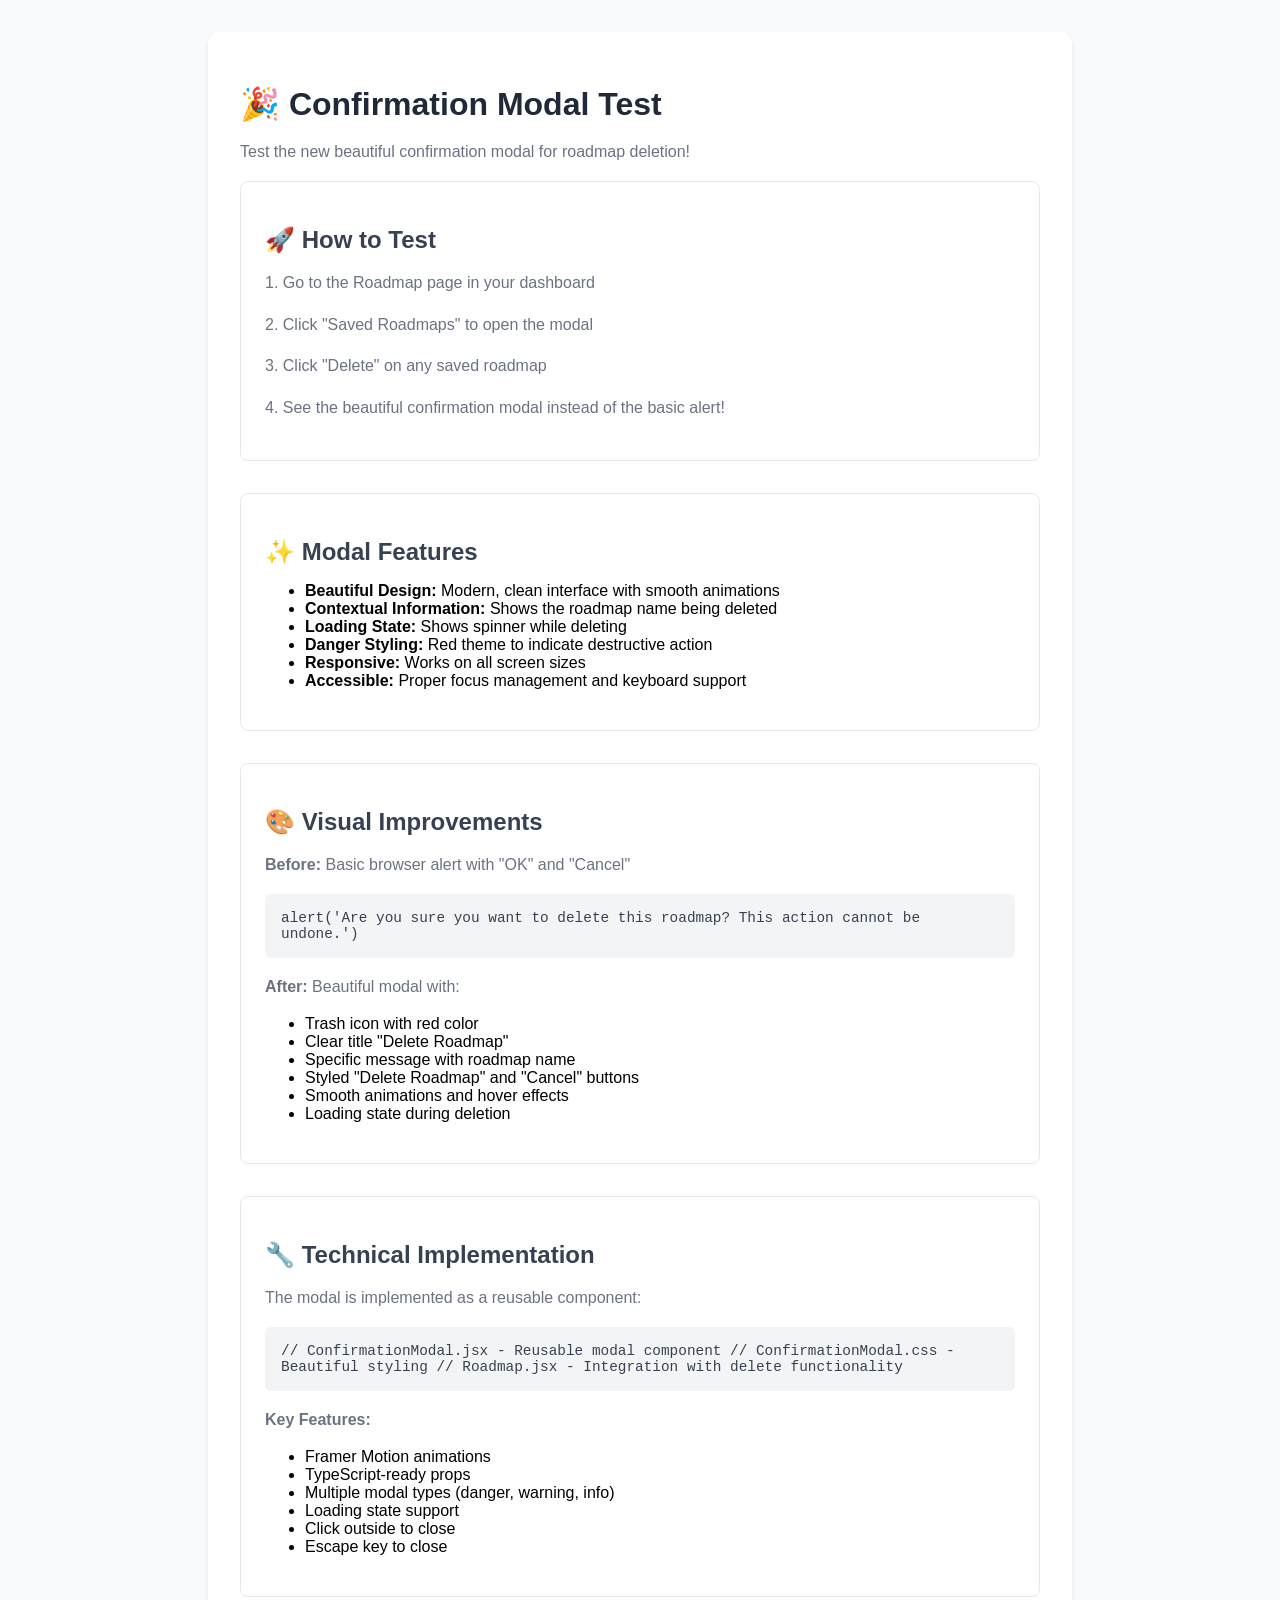
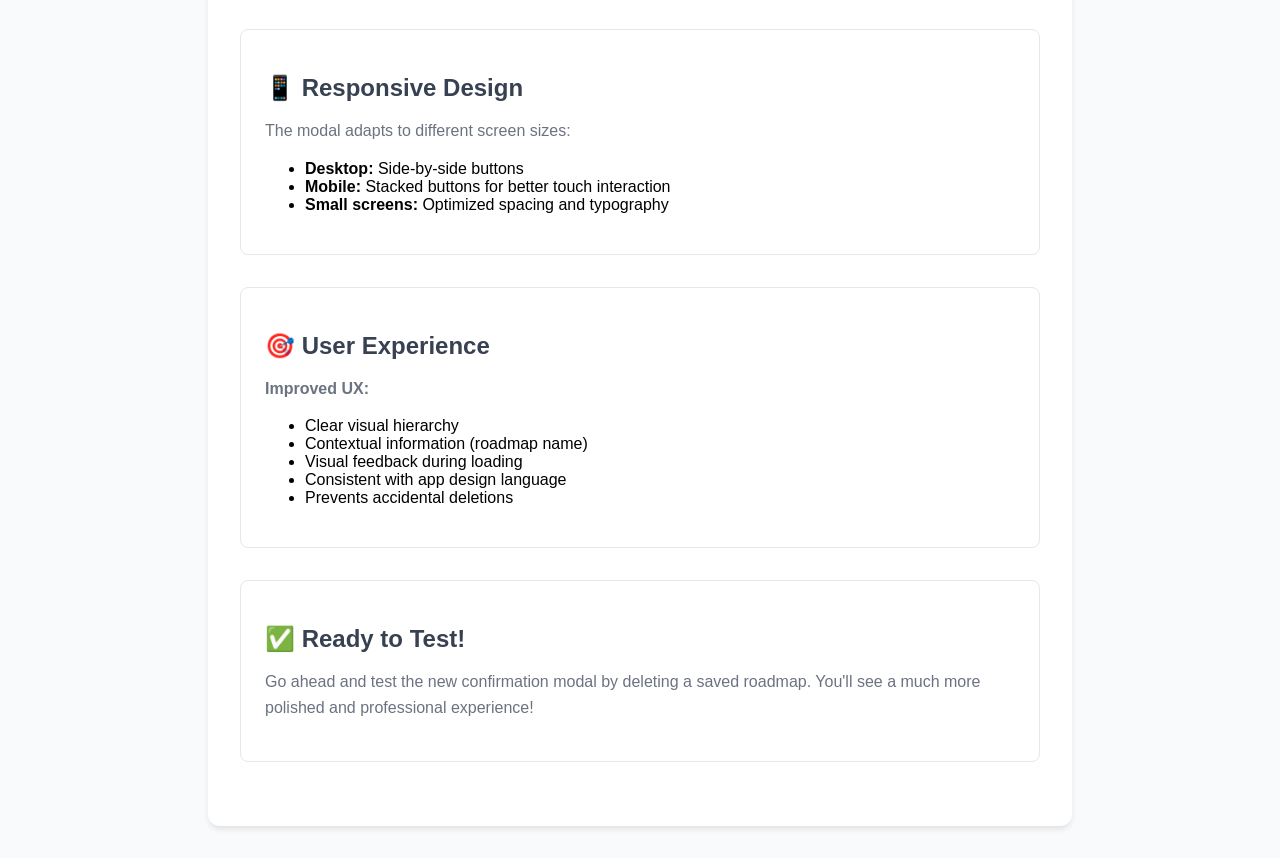
<file: test_confirmation_modal.html>
<!DOCTYPE html>
<html lang="en">
<head>
    <meta charset="UTF-8">
    <meta name="viewport" content="width=device-width, initial-scale=1.0">
    <title>Confirmation Modal Test</title>
    <style>
        body {
            font-family: -apple-system, BlinkMacSystemFont, 'Segoe UI', Roboto, sans-serif;
            margin: 0;
            padding: 2rem;
            background: #f8fafc;
        }
        
        .test-container {
            max-width: 800px;
            margin: 0 auto;
            background: white;
            padding: 2rem;
            border-radius: 12px;
            box-shadow: 0 4px 6px -1px rgba(0, 0, 0, 0.1);
        }
        
        .test-section {
            margin-bottom: 2rem;
            padding: 1.5rem;
            border: 1px solid #e5e7eb;
            border-radius: 8px;
        }
        
        .test-button {
            background: linear-gradient(135deg, #ef4444, #dc2626);
            color: white;
            border: none;
            padding: 0.75rem 1.5rem;
            border-radius: 8px;
            font-weight: 600;
            cursor: pointer;
            margin-right: 1rem;
            margin-bottom: 1rem;
            transition: all 0.2s ease;
        }
        
        .test-button:hover {
            background: linear-gradient(135deg, #dc2626, #b91c1c);
            transform: translateY(-1px);
            box-shadow: 0 4px 12px rgba(239, 68, 68, 0.4);
        }
        
        .test-button.warning {
            background: linear-gradient(135deg, #f59e0b, #d97706);
        }
        
        .test-button.warning:hover {
            background: linear-gradient(135deg, #d97706, #b45309);
            box-shadow: 0 4px 12px rgba(245, 158, 11, 0.4);
        }
        
        .test-button.info {
            background: linear-gradient(135deg, #3b82f6, #2563eb);
        }
        
        .test-button.info:hover {
            background: linear-gradient(135deg, #2563eb, #1d4ed8);
            box-shadow: 0 4px 12px rgba(59, 130, 246, 0.4);
        }
        
        h1 {
            color: #1f2937;
            margin-bottom: 1rem;
        }
        
        h2 {
            color: #374151;
            margin-bottom: 1rem;
        }
        
        p {
            color: #6b7280;
            line-height: 1.6;
        }
        
        .code-block {
            background: #f3f4f6;
            padding: 1rem;
            border-radius: 6px;
            font-family: 'Monaco', 'Menlo', monospace;
            font-size: 0.9rem;
            color: #374151;
            margin: 1rem 0;
            overflow-x: auto;
        }
    </style>
</head>
<body>
    <div class="test-container">
        <h1>🎉 Confirmation Modal Test</h1>
        <p>Test the new beautiful confirmation modal for roadmap deletion!</p>
        
        <div class="test-section">
            <h2>🚀 How to Test</h2>
            <p>1. Go to the Roadmap page in your dashboard</p>
            <p>2. Click "Saved Roadmaps" to open the modal</p>
            <p>3. Click "Delete" on any saved roadmap</p>
            <p>4. See the beautiful confirmation modal instead of the basic alert!</p>
        </div>
        
        <div class="test-section">
            <h2>✨ Modal Features</h2>
            <ul>
                <li><strong>Beautiful Design:</strong> Modern, clean interface with smooth animations</li>
                <li><strong>Contextual Information:</strong> Shows the roadmap name being deleted</li>
                <li><strong>Loading State:</strong> Shows spinner while deleting</li>
                <li><strong>Danger Styling:</strong> Red theme to indicate destructive action</li>
                <li><strong>Responsive:</strong> Works on all screen sizes</li>
                <li><strong>Accessible:</strong> Proper focus management and keyboard support</li>
            </ul>
        </div>
        
        <div class="test-section">
            <h2>🎨 Visual Improvements</h2>
            <p><strong>Before:</strong> Basic browser alert with "OK" and "Cancel"</p>
            <div class="code-block">
alert('Are you sure you want to delete this roadmap? This action cannot be undone.')
            </div>
            
            <p><strong>After:</strong> Beautiful modal with:</p>
            <ul>
                <li>Trash icon with red color</li>
                <li>Clear title "Delete Roadmap"</li>
                <li>Specific message with roadmap name</li>
                <li>Styled "Delete Roadmap" and "Cancel" buttons</li>
                <li>Smooth animations and hover effects</li>
                <li>Loading state during deletion</li>
            </ul>
        </div>
        
        <div class="test-section">
            <h2>🔧 Technical Implementation</h2>
            <p>The modal is implemented as a reusable component:</p>
            <div class="code-block">
// ConfirmationModal.jsx - Reusable modal component
// ConfirmationModal.css - Beautiful styling
// Roadmap.jsx - Integration with delete functionality
            </div>
            
            <p><strong>Key Features:</strong></p>
            <ul>
                <li>Framer Motion animations</li>
                <li>TypeScript-ready props</li>
                <li>Multiple modal types (danger, warning, info)</li>
                <li>Loading state support</li>
                <li>Click outside to close</li>
                <li>Escape key to close</li>
            </ul>
        </div>
        
        <div class="test-section">
            <h2>📱 Responsive Design</h2>
            <p>The modal adapts to different screen sizes:</p>
            <ul>
                <li><strong>Desktop:</strong> Side-by-side buttons</li>
                <li><strong>Mobile:</strong> Stacked buttons for better touch interaction</li>
                <li><strong>Small screens:</strong> Optimized spacing and typography</li>
            </ul>
        </div>
        
        <div class="test-section">
            <h2>🎯 User Experience</h2>
            <p><strong>Improved UX:</strong></p>
            <ul>
                <li>Clear visual hierarchy</li>
                <li>Contextual information (roadmap name)</li>
                <li>Visual feedback during loading</li>
                <li>Consistent with app design language</li>
                <li>Prevents accidental deletions</li>
            </ul>
        </div>
        
        <div class="test-section">
            <h2>✅ Ready to Test!</h2>
            <p>Go ahead and test the new confirmation modal by deleting a saved roadmap. You'll see a much more polished and professional experience!</p>
        </div>
    </div>
</body>
</html>
</file>
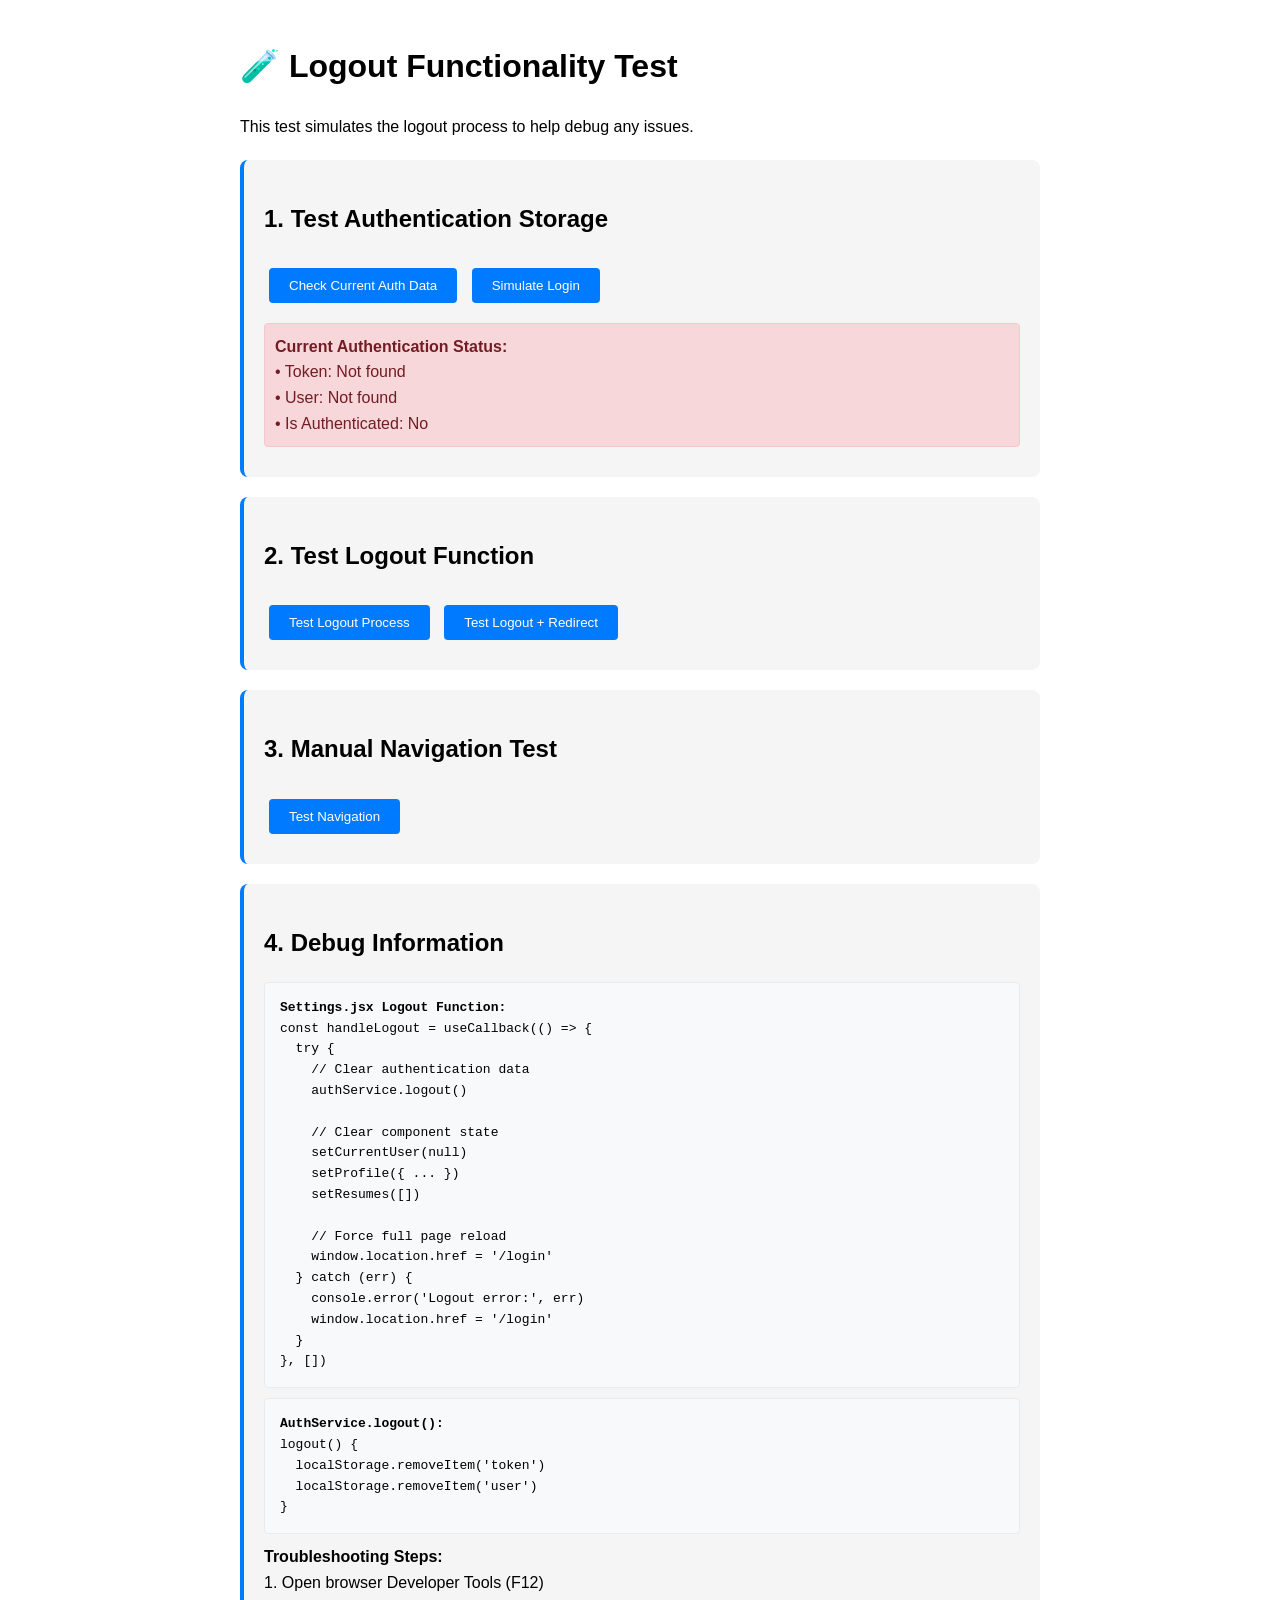
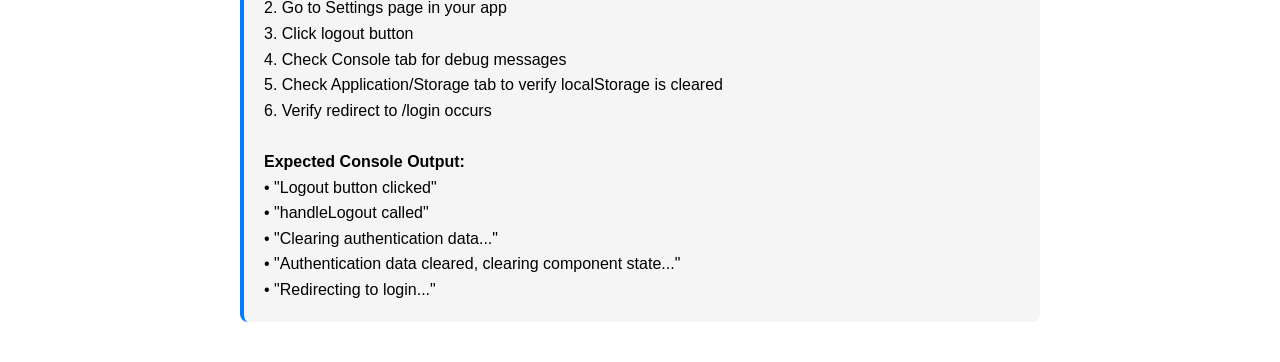
<file: test_logout_functionality.html>
<!DOCTYPE html>
<html lang="en">
<head>
    <meta charset="UTF-8">
    <meta name="viewport" content="width=device-width, initial-scale=1.0">
    <title>Test Logout Functionality</title>
    <style>
        body {
            font-family: Arial, sans-serif;
            max-width: 800px;
            margin: 0 auto;
            padding: 20px;
            line-height: 1.6;
        }
        .test-section {
            background: #f5f5f5;
            padding: 20px;
            margin: 20px 0;
            border-radius: 8px;
            border-left: 4px solid #007bff;
        }
        .button {
            background: #007bff;
            color: white;
            padding: 10px 20px;
            border: none;
            border-radius: 4px;
            cursor: pointer;
            margin: 10px 5px;
        }
        .button:hover {
            background: #0056b3;
        }
        .status {
            padding: 10px;
            margin: 10px 0;
            border-radius: 4px;
        }
        .success {
            background: #d4edda;
            color: #155724;
            border: 1px solid #c3e6cb;
        }
        .error {
            background: #f8d7da;
            color: #721c24;
            border: 1px solid #f5c6cb;
        }
        .info {
            background: #d1ecf1;
            color: #0c5460;
            border: 1px solid #bee5eb;
        }
        .code {
            background: #f8f9fa;
            padding: 15px;
            border-radius: 4px;
            font-family: monospace;
            margin: 10px 0;
            border: 1px solid #e9ecef;
        }
    </style>
</head>
<body>
    <h1>🧪 Logout Functionality Test</h1>
    <p>This test simulates the logout process to help debug any issues.</p>

    <div class="test-section">
        <h2>1. Test Authentication Storage</h2>
        <button class="button" onclick="testLocalStorage()">Check Current Auth Data</button>
        <button class="button" onclick="simulateLogin()">Simulate Login</button>
        <div id="storage-status"></div>
    </div>

    <div class="test-section">
        <h2>2. Test Logout Function</h2>
        <button class="button" onclick="testLogout()">Test Logout Process</button>
        <button class="button" onclick="testLogoutWithRedirect()">Test Logout + Redirect</button>
        <div id="logout-status"></div>
    </div>

    <div class="test-section">
        <h2>3. Manual Navigation Test</h2>
        <button class="button" onclick="testNavigation()">Test Navigation</button>
        <div id="navigation-status"></div>
    </div>

    <div class="test-section">
        <h2>4. Debug Information</h2>
        <div id="debug-info"></div>
    </div>

    <script>
        // Simulate AuthService functionality
        const authService = {
            login: (email, password) => {
                const userData = {
                    id: 'test-user-123',
                    firstName: 'Test',
                    lastName: 'User',
                    email: email,
                    role: 'user',
                    isAdmin: false
                };
                const token = 'test-token-' + Date.now();
                
                localStorage.setItem('token', token);
                localStorage.setItem('user', JSON.stringify(userData));
                
                return { token, user: userData };
            },
            
            logout: () => {
                console.log('AuthService.logout() called');
                localStorage.removeItem('token');
                localStorage.removeItem('user');
                console.log('Token and user data removed from localStorage');
            },
            
            getCurrentUser: () => {
                const user = localStorage.getItem('user');
                return user ? JSON.parse(user) : null;
            },
            
            getToken: () => {
                return localStorage.getItem('token');
            },
            
            isAuthenticated: () => {
                return !!localStorage.getItem('token');
            }
        };

        function updateStatus(elementId, message, type = 'info') {
            const element = document.getElementById(elementId);
            element.innerHTML = `<div class="status ${type}">${message}</div>`;
        }

        function testLocalStorage() {
            const token = authService.getToken();
            const user = authService.getCurrentUser();
            const isAuth = authService.isAuthenticated();
            
            let message = `
                <strong>Current Authentication Status:</strong><br>
                • Token: ${token ? 'Present (' + token.substring(0, 20) + '...)' : 'Not found'}<br>
                • User: ${user ? user.firstName + ' ' + user.lastName + ' (' + user.email + ')' : 'Not found'}<br>
                • Is Authenticated: ${isAuth ? 'Yes' : 'No'}
            `;
            
            updateStatus('storage-status', message, isAuth ? 'success' : 'error');
        }

        function simulateLogin() {
            try {
                const result = authService.login('test@example.com', 'password');
                updateStatus('storage-status', `
                    <strong>Login Successful!</strong><br>
                    • User: ${result.user.firstName} ${result.user.lastName}<br>
                    • Email: ${result.user.email}<br>
                    • Token: ${result.token.substring(0, 20)}...
                `, 'success');
            } catch (error) {
                updateStatus('storage-status', `Login failed: ${error.message}`, 'error');
            }
        }

        function testLogout() {
            console.log('=== Testing Logout Process ===');
            
            // Check initial state
            const initialAuth = authService.isAuthenticated();
            console.log('Initial authentication state:', initialAuth);
            
            if (!initialAuth) {
                updateStatus('logout-status', 'No user logged in. Please simulate login first.', 'error');
                return;
            }
            
            try {
                // Perform logout
                console.log('Calling authService.logout()...');
                authService.logout();
                
                // Check final state
                const finalAuth = authService.isAuthenticated();
                const finalToken = authService.getToken();
                const finalUser = authService.getCurrentUser();
                
                console.log('Final authentication state:', finalAuth);
                console.log('Final token:', finalToken);
                console.log('Final user:', finalUser);
                
                if (!finalAuth && !finalToken && !finalUser) {
                    updateStatus('logout-status', `
                        <strong>✅ Logout Successful!</strong><br>
                        • Token cleared: ${!finalToken}<br>
                        • User data cleared: ${!finalUser}<br>
                        • Authentication status: ${finalAuth ? 'Still authenticated (ERROR)' : 'Not authenticated (CORRECT)'}
                    `, 'success');
                } else {
                    updateStatus('logout-status', `
                        <strong>❌ Logout Failed!</strong><br>
                        • Token cleared: ${!finalToken}<br>
                        • User data cleared: ${!finalUser}<br>
                        • Authentication status: ${finalAuth}
                    `, 'error');
                }
                
            } catch (error) {
                console.error('Logout error:', error);
                updateStatus('logout-status', `Logout error: ${error.message}`, 'error');
            }
        }

        function testLogoutWithRedirect() {
            console.log('=== Testing Logout with Redirect ===');
            
            if (!authService.isAuthenticated()) {
                updateStatus('logout-status', 'No user logged in. Please simulate login first.', 'error');
                return;
            }
            
            try {
                // Simulate the Settings page logout function
                console.log('Simulating Settings page logout...');
                authService.logout();
                
                updateStatus('logout-status', `
                    <strong>Logout completed - would redirect to /login</strong><br>
                    <em>In the real app, this would call: window.location.href = '/login'</em><br>
                    • Token cleared: ${!authService.getToken()}<br>
                    • User cleared: ${!authService.getCurrentUser()}
                `, 'success');
                
                // Note: We don't actually redirect in this test
                console.log('In real app, would redirect to /login now');
                
            } catch (error) {
                console.error('Logout with redirect error:', error);
                updateStatus('logout-status', `Logout error: ${error.message}`, 'error');
            }
        }

        function testNavigation() {
            const currentUrl = window.location.href;
            updateStatus('navigation-status', `
                <strong>Current URL:</strong> ${currentUrl}<br>
                <strong>Navigation Test:</strong><br>
                • Current protocol: ${window.location.protocol}<br>
                • Current host: ${window.location.host}<br>
                • Current pathname: ${window.location.pathname}<br>
                <br>
                <em>In the Settings component, logout uses: window.location.href = '/login'</em><br>
                <em>This should work correctly to redirect to the login page.</em>
            `, 'info');
        }

        function updateDebugInfo() {
            const debugInfo = `
                <div class="code">
                <strong>Settings.jsx Logout Function:</strong><br>
                const handleLogout = useCallback(() => {<br>
                &nbsp;&nbsp;try {<br>
                &nbsp;&nbsp;&nbsp;&nbsp;// Clear authentication data<br>
                &nbsp;&nbsp;&nbsp;&nbsp;authService.logout()<br>
                &nbsp;&nbsp;&nbsp;&nbsp;<br>
                &nbsp;&nbsp;&nbsp;&nbsp;// Clear component state<br>
                &nbsp;&nbsp;&nbsp;&nbsp;setCurrentUser(null)<br>
                &nbsp;&nbsp;&nbsp;&nbsp;setProfile({ ... })<br>
                &nbsp;&nbsp;&nbsp;&nbsp;setResumes([])<br>
                &nbsp;&nbsp;&nbsp;&nbsp;<br>
                &nbsp;&nbsp;&nbsp;&nbsp;// Force full page reload<br>
                &nbsp;&nbsp;&nbsp;&nbsp;window.location.href = '/login'<br>
                &nbsp;&nbsp;} catch (err) {<br>
                &nbsp;&nbsp;&nbsp;&nbsp;console.error('Logout error:', err)<br>
                &nbsp;&nbsp;&nbsp;&nbsp;window.location.href = '/login'<br>
                &nbsp;&nbsp;}<br>
                }, [])
                </div>
                
                <div class="code">
                <strong>AuthService.logout():</strong><br>
                logout() {<br>
                &nbsp;&nbsp;localStorage.removeItem('token')<br>
                &nbsp;&nbsp;localStorage.removeItem('user')<br>
                }
                </div>
                
                <strong>Troubleshooting Steps:</strong><br>
                1. Open browser Developer Tools (F12)<br>
                2. Go to Settings page in your app<br>
                3. Click logout button<br>
                4. Check Console tab for debug messages<br>
                5. Check Application/Storage tab to verify localStorage is cleared<br>
                6. Verify redirect to /login occurs<br>
                <br>
                <strong>Expected Console Output:</strong><br>
                • "Logout button clicked"<br>
                • "handleLogout called"<br>
                • "Clearing authentication data..."<br>
                • "Authentication data cleared, clearing component state..."<br>
                • "Redirecting to login..."<br>
            `;
            
            document.getElementById('debug-info').innerHTML = debugInfo;
        }

        // Initialize debug info on page load
        updateDebugInfo();
        testLocalStorage();
    </script>
</body>
</html>
</file>
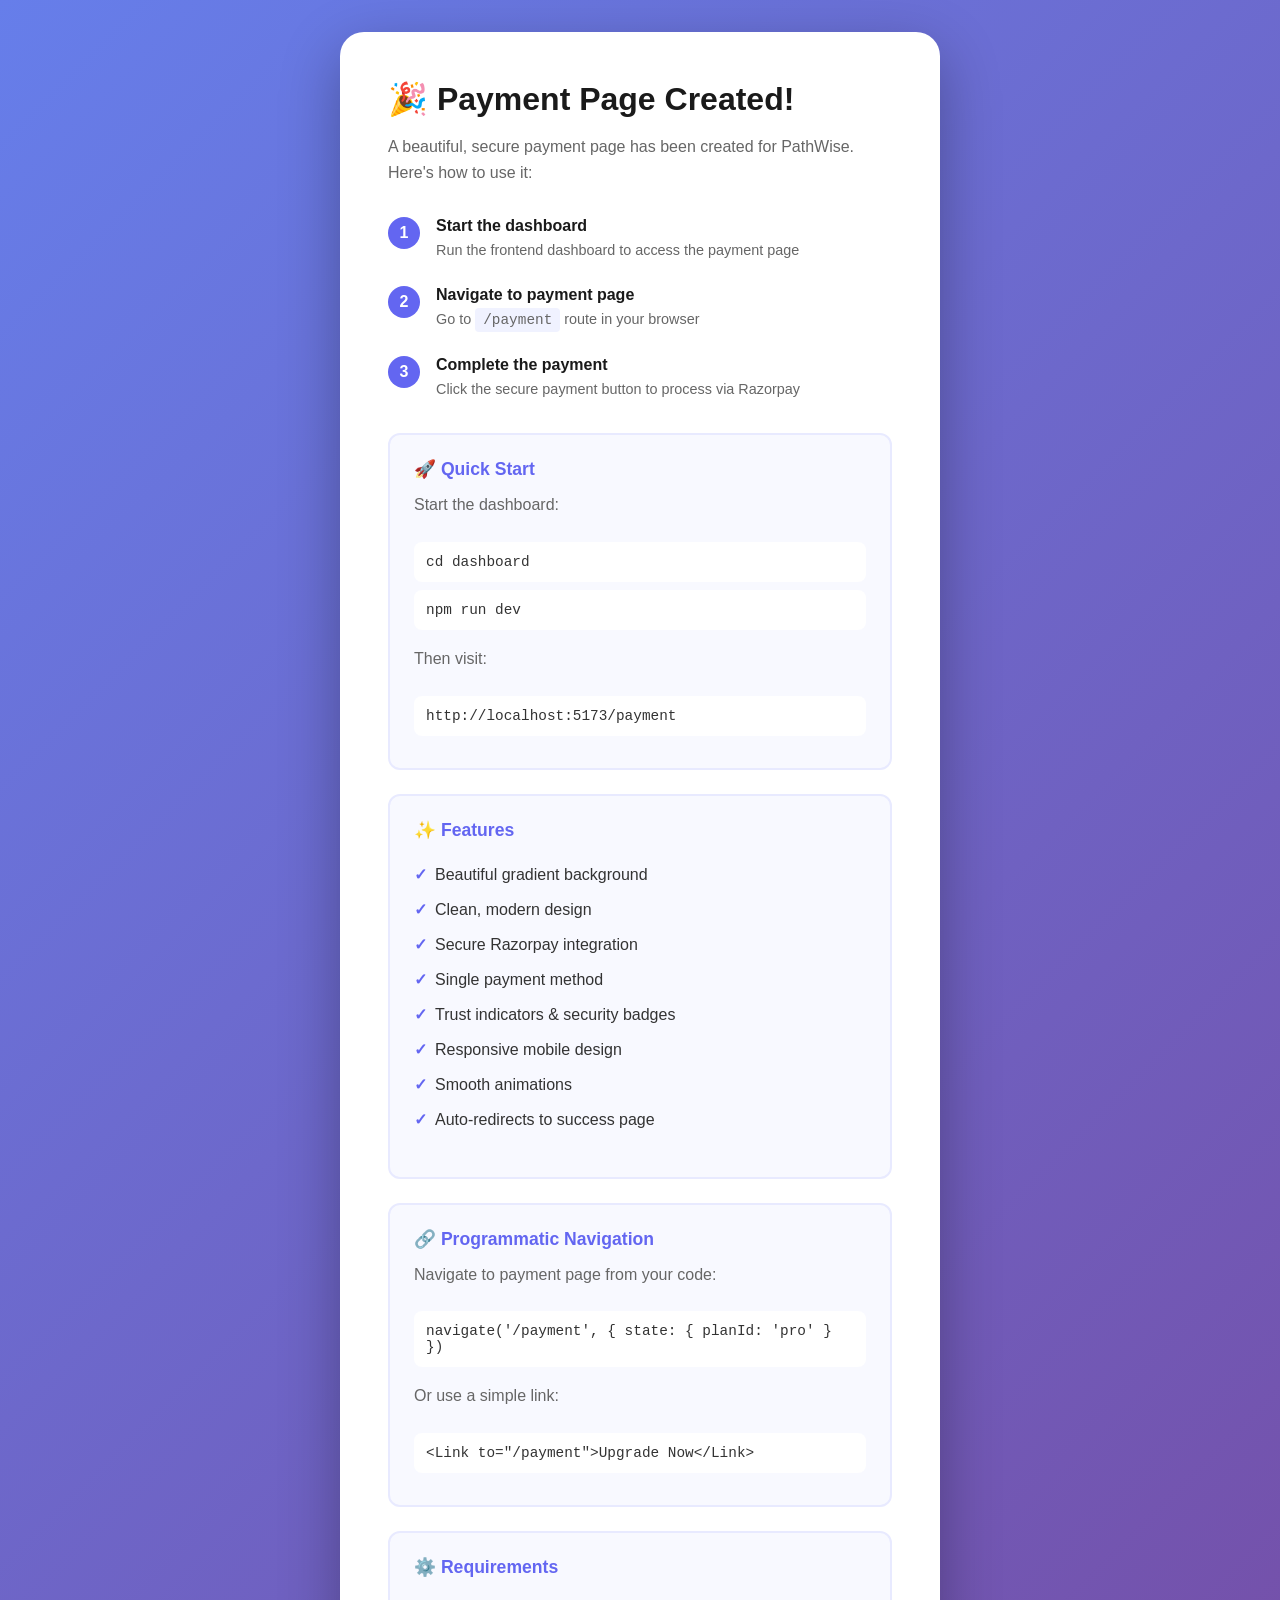
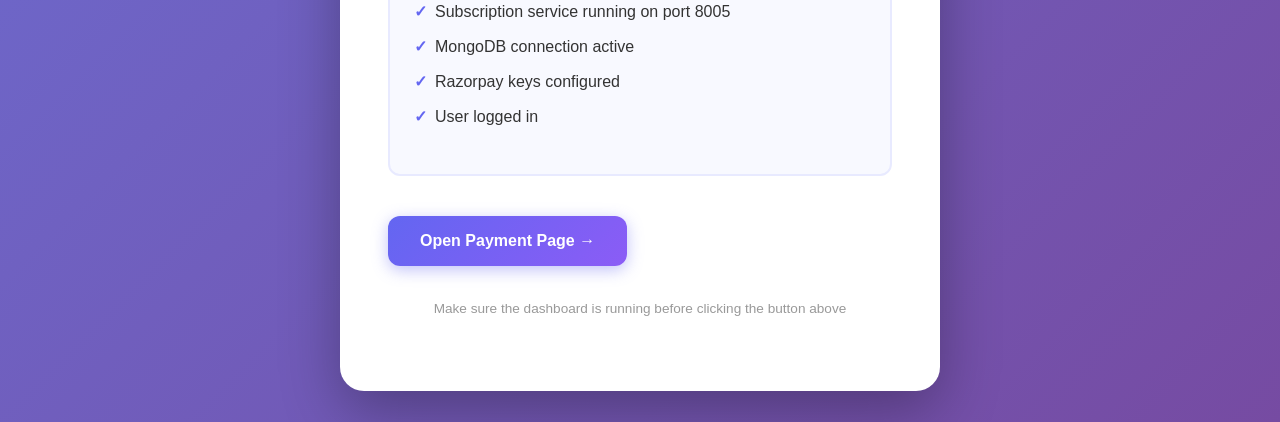
<file: test_payment_page.html>
<!DOCTYPE html>
<html lang="en">
<head>
    <meta charset="UTF-8">
    <meta name="viewport" content="width=device-width, initial-scale=1.0">
    <title>Test Payment Page - PathWise</title>
    <style>
        * {
            margin: 0;
            padding: 0;
            box-sizing: border-box;
        }

        body {
            font-family: -apple-system, BlinkMacSystemFont, 'Segoe UI', Roboto, sans-serif;
            background: linear-gradient(135deg, #667eea 0%, #764ba2 100%);
            min-height: 100vh;
            display: flex;
            align-items: center;
            justify-content: center;
            padding: 2rem;
        }

        .container {
            max-width: 600px;
            width: 100%;
            background: white;
            padding: 3rem;
            border-radius: 24px;
            box-shadow: 0 20px 60px rgba(0, 0, 0, 0.3);
        }

        h1 {
            color: #1a1a1a;
            margin-bottom: 1rem;
            font-size: 2rem;
        }

        p {
            color: #666;
            line-height: 1.6;
            margin-bottom: 1.5rem;
        }

        .info-box {
            background: #f8f9ff;
            border: 2px solid #e8eaff;
            border-radius: 12px;
            padding: 1.5rem;
            margin: 1.5rem 0;
        }

        .info-box h3 {
            color: #6366f1;
            margin-bottom: 0.75rem;
            font-size: 1.1rem;
        }

        .info-box code {
            display: block;
            background: white;
            padding: 0.75rem;
            border-radius: 8px;
            font-family: 'Courier New', monospace;
            color: #333;
            margin: 0.5rem 0;
            font-size: 0.9rem;
        }

        .btn {
            display: inline-block;
            padding: 1rem 2rem;
            background: linear-gradient(135deg, #6366f1 0%, #8b5cf6 100%);
            color: white;
            text-decoration: none;
            border-radius: 12px;
            font-weight: 600;
            transition: all 0.3s ease;
            box-shadow: 0 4px 16px rgba(99, 102, 241, 0.4);
            margin-top: 1rem;
        }

        .btn:hover {
            transform: translateY(-2px);
            box-shadow: 0 6px 24px rgba(99, 102, 241, 0.5);
        }

        .steps {
            margin: 2rem 0;
        }

        .step {
            display: flex;
            gap: 1rem;
            margin-bottom: 1.5rem;
        }

        .step-number {
            width: 32px;
            height: 32px;
            background: #6366f1;
            color: white;
            border-radius: 50%;
            display: flex;
            align-items: center;
            justify-content: center;
            font-weight: 700;
            flex-shrink: 0;
        }

        .step-content {
            flex: 1;
        }

        .step-content h4 {
            color: #1a1a1a;
            margin-bottom: 0.25rem;
        }

        .step-content p {
            color: #666;
            margin: 0;
            font-size: 0.9rem;
        }

        .feature-list {
            list-style: none;
            margin: 1rem 0;
        }

        .feature-list li {
            padding: 0.5rem 0;
            color: #333;
        }

        .feature-list li::before {
            content: "✓";
            color: #6366f1;
            font-weight: bold;
            margin-right: 0.5rem;
        }
    </style>
</head>
<body>
    <div class="container">
        <h1>🎉 Payment Page Created!</h1>
        <p>A beautiful, secure payment page has been created for PathWise. Here's how to use it:</p>

        <div class="steps">
            <div class="step">
                <div class="step-number">1</div>
                <div class="step-content">
                    <h4>Start the dashboard</h4>
                    <p>Run the frontend dashboard to access the payment page</p>
                </div>
            </div>

            <div class="step">
                <div class="step-number">2</div>
                <div class="step-content">
                    <h4>Navigate to payment page</h4>
                    <p>Go to <code style="display:inline; background:#f0f2ff; padding:0.25rem 0.5rem; border-radius:4px;">/payment</code> route in your browser</p>
                </div>
            </div>

            <div class="step">
                <div class="step-number">3</div>
                <div class="step-content">
                    <h4>Complete the payment</h4>
                    <p>Click the secure payment button to process via Razorpay</p>
                </div>
            </div>
        </div>

        <div class="info-box">
            <h3>🚀 Quick Start</h3>
            <p>Start the dashboard:</p>
            <code>cd dashboard</code>
            <code>npm run dev</code>
            <p style="margin-top:1rem;">Then visit:</p>
            <code>http://localhost:5173/payment</code>
        </div>

        <div class="info-box">
            <h3>✨ Features</h3>
            <ul class="feature-list">
                <li>Beautiful gradient background</li>
                <li>Clean, modern design</li>
                <li>Secure Razorpay integration</li>
                <li>Single payment method</li>
                <li>Trust indicators & security badges</li>
                <li>Responsive mobile design</li>
                <li>Smooth animations</li>
                <li>Auto-redirects to success page</li>
            </ul>
        </div>

        <div class="info-box">
            <h3>🔗 Programmatic Navigation</h3>
            <p>Navigate to payment page from your code:</p>
            <code>navigate('/payment', { state: { planId: 'pro' } })</code>
            <p style="margin-top:1rem;">Or use a simple link:</p>
            <code>&lt;Link to="/payment"&gt;Upgrade Now&lt;/Link&gt;</code>
        </div>

        <div class="info-box">
            <h3>⚙️ Requirements</h3>
            <ul class="feature-list">
                <li>Subscription service running on port 8005</li>
                <li>MongoDB connection active</li>
                <li>Razorpay keys configured</li>
                <li>User logged in</li>
            </ul>
        </div>

        <a href="http://localhost:5173/payment" class="btn" target="_blank">
            Open Payment Page →
        </a>

        <p style="margin-top:2rem; font-size:0.85rem; color:#999; text-align:center;">
            Make sure the dashboard is running before clicking the button above
        </p>
    </div>
</body>
</html>
</file>
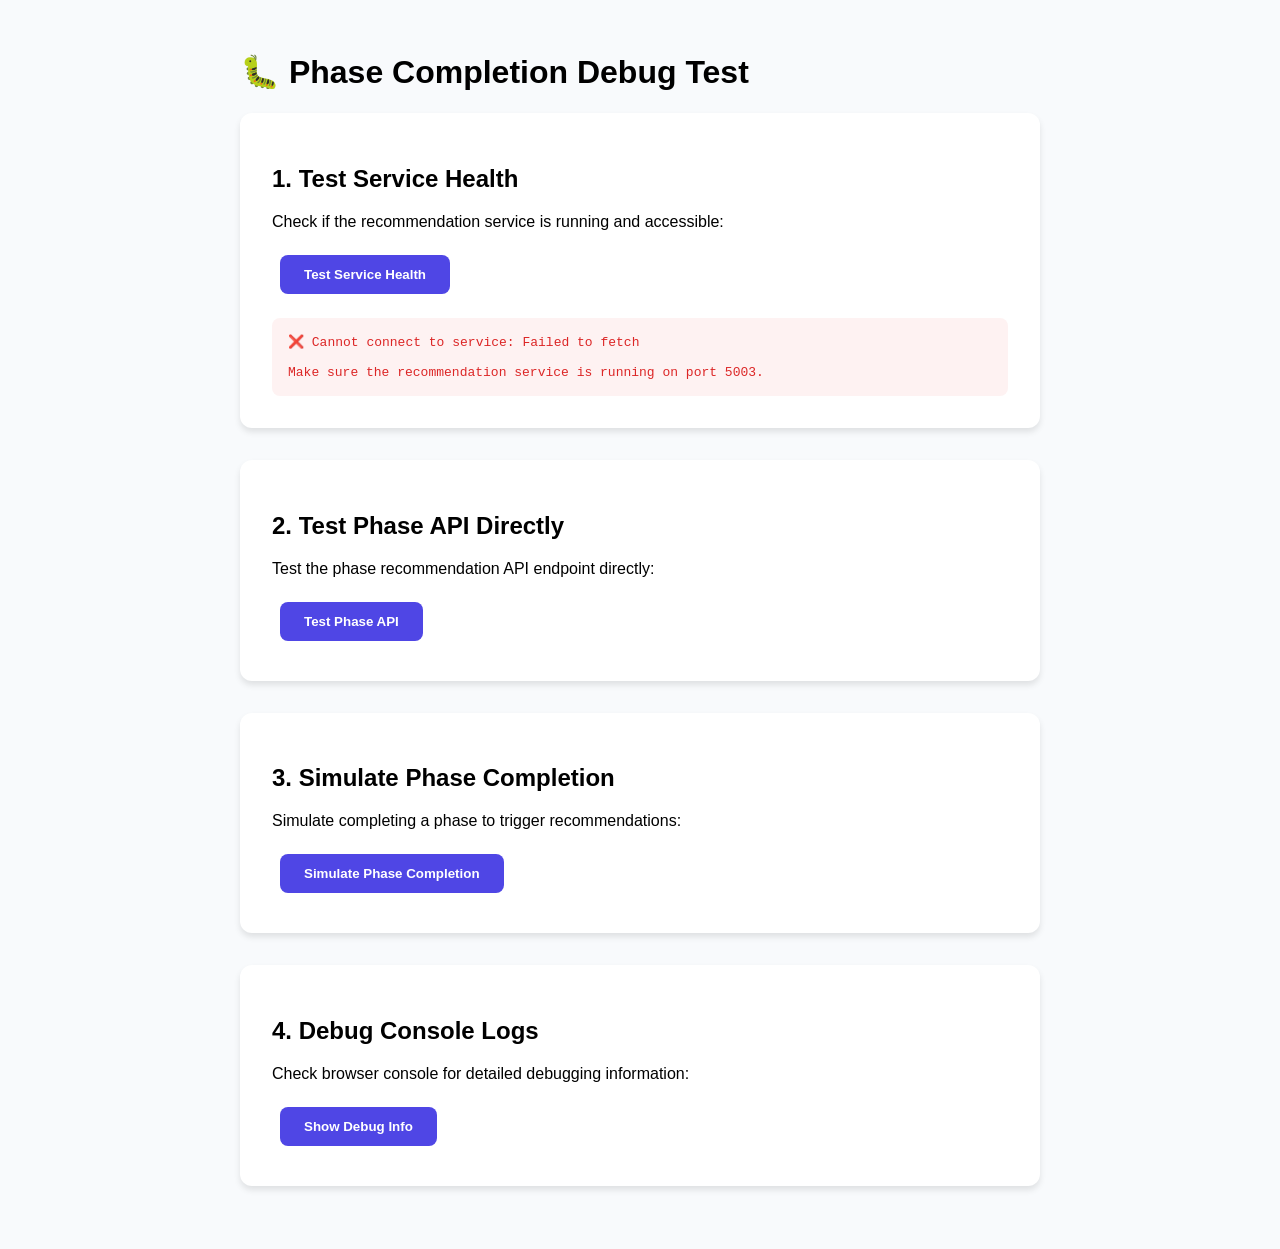
<file: test_phase_completion_debug.html>
<!DOCTYPE html>
<html lang="en">
<head>
    <meta charset="UTF-8">
    <meta name="viewport" content="width=device-width, initial-scale=1.0">
    <title>Phase Completion Debug Test</title>
    <style>
        body {
            font-family: Arial, sans-serif;
            max-width: 800px;
            margin: 0 auto;
            padding: 2rem;
            background: #f8fafc;
        }
        .test-section {
            background: white;
            padding: 2rem;
            border-radius: 12px;
            margin-bottom: 2rem;
            box-shadow: 0 4px 6px rgba(0, 0, 0, 0.1);
        }
        .test-button {
            background: #4f46e5;
            color: white;
            border: none;
            padding: 0.75rem 1.5rem;
            border-radius: 8px;
            cursor: pointer;
            font-weight: 600;
            margin: 0.5rem;
        }
        .test-button:hover {
            background: #4338ca;
        }
        .result {
            background: #f1f5f9;
            padding: 1rem;
            border-radius: 8px;
            margin-top: 1rem;
            font-family: monospace;
            white-space: pre-wrap;
        }
        .success {
            background: #dcfce7;
            color: #166534;
        }
        .error {
            background: #fef2f2;
            color: #dc2626;
        }
        .debug-log {
            background: #1f2937;
            color: #f9fafb;
            padding: 1rem;
            border-radius: 8px;
            margin-top: 1rem;
            font-family: monospace;
            font-size: 0.9rem;
            max-height: 300px;
            overflow-y: auto;
        }
    </style>
</head>
<body>
    <h1>🐛 Phase Completion Debug Test</h1>
    
    <div class="test-section">
        <h2>1. Test Service Health</h2>
        <p>Check if the recommendation service is running and accessible:</p>
        <button class="test-button" onclick="testServiceHealth()">Test Service Health</button>
        <div id="health-result" class="result" style="display: none;"></div>
    </div>

    <div class="test-section">
        <h2>2. Test Phase API Directly</h2>
        <p>Test the phase recommendation API endpoint directly:</p>
        <button class="test-button" onclick="testPhaseAPI()">Test Phase API</button>
        <div id="phase-api-result" class="result" style="display: none;"></div>
    </div>

    <div class="test-section">
        <h2>3. Simulate Phase Completion</h2>
        <p>Simulate completing a phase to trigger recommendations:</p>
        <button class="test-button" onclick="simulatePhaseCompletion()">Simulate Phase Completion</button>
        <div id="simulation-result" class="result" style="display: none;"></div>
    </div>

    <div class="test-section">
        <h2>4. Debug Console Logs</h2>
        <p>Check browser console for detailed debugging information:</p>
        <button class="test-button" onclick="showDebugInfo()">Show Debug Info</button>
        <div id="debug-info" class="debug-log" style="display: none;"></div>
    </div>

    <script>
        const BASE_URL = 'http://localhost:5003';

        async function testServiceHealth() {
            const resultDiv = document.getElementById('health-result');
            resultDiv.style.display = 'block';
            resultDiv.textContent = 'Testing service health...';
            resultDiv.className = 'result';

            try {
                const response = await fetch(`${BASE_URL}/health`);
                const data = await response.json();
                
                if (response.ok && data.status === 'healthy') {
                    resultDiv.className = 'result success';
                    resultDiv.textContent = `✅ Service is healthy!\n\n` +
                        `Status: ${data.status}\n` +
                        `Service: ${data.service}\n` +
                        `AI Enabled: ${data.ai_enabled ? 'Yes' : 'No'}`;
                } else {
                    resultDiv.className = 'result error';
                    resultDiv.textContent = `❌ Service unhealthy: ${data.error || 'Unknown error'}`;
                }
            } catch (error) {
                resultDiv.className = 'result error';
                resultDiv.textContent = `❌ Cannot connect to service: ${error.message}\n\n` +
                    `Make sure the recommendation service is running on port 5003.`;
            }
        }

        async function testPhaseAPI() {
            const resultDiv = document.getElementById('phase-api-result');
            resultDiv.style.display = 'block';
            resultDiv.textContent = 'Testing phase API...';
            resultDiv.className = 'result';

            try {
                const response = await fetch(`${BASE_URL}/api/recommend/phase`, {
                    method: 'POST',
                    headers: {
                        'Content-Type': 'application/json',
                    },
                    body: JSON.stringify({
                        phase: 'Foundations',
                        limit: 3
                    })
                });

                const data = await response.json();
                
                if (response.ok) {
                    resultDiv.className = 'result success';
                    resultDiv.textContent = `✅ Phase API Test Successful!\n\n` +
                        `Phase: ${data.phase}\n` +
                        `Method: ${data.method}\n` +
                        `Total Projects: ${data.total}\n` +
                        `Success: ${data.success}\n\n` +
                        `Projects:\n${data.recommendations.map((p, i) => 
                            `${i + 1}. ${p.title} (${p.difficulty})`
                        ).join('\n')}`;
                } else {
                    resultDiv.className = 'result error';
                    resultDiv.textContent = `❌ API Error: ${data.error || 'Unknown error'}`;
                }
            } catch (error) {
                resultDiv.className = 'result error';
                resultDiv.textContent = `❌ Connection Error: ${error.message}`;
            }
        }

        async function simulatePhaseCompletion() {
            const resultDiv = document.getElementById('simulation-result');
            resultDiv.style.display = 'block';
            resultDiv.textContent = 'Simulating phase completion...';
            resultDiv.className = 'result';

            try {
                // Simulate the exact API call that would be made when a phase is completed
                const phaseName = 'Foundations';
                const response = await fetch(`${BASE_URL}/api/recommend/phase`, {
                    method: 'POST',
                    headers: {
                        'Content-Type': 'application/json',
                    },
                    body: JSON.stringify({
                        phase: phaseName,
                        limit: 3
                    })
                });

                const data = await response.json();
                
                if (response.ok) {
                    resultDiv.className = 'result success';
                    resultDiv.textContent = `🎉 Phase Completion Simulation Successful!\n\n` +
                        `Phase: ${data.phase}\n` +
                        `Method: ${data.method}\n` +
                        `Projects Generated: ${data.total}\n\n` +
                        `This is what should happen when you complete a phase:\n\n` +
                        `1. Phase completion detected\n` +
                        `2. API call made to get recommendations\n` +
                        `3. Projects received: ${data.recommendations.length}\n` +
                        `4. Notification should appear with projects\n\n` +
                        `Projects:\n${data.recommendations.map((p, i) => 
                            `${i + 1}. ${p.title}\n   Difficulty: ${p.difficulty}\n   Duration: ${p.duration}`
                        ).join('\n\n')}\n\n` +
                        `If you're not seeing the notification, check:\n` +
                        `- Browser console for errors\n` +
                        `- Service availability\n` +
                        `- Phase completion detection logic`;
                } else {
                    resultDiv.className = 'result error';
                    resultDiv.textContent = `❌ Error: ${data.error || 'Unknown error'}`;
                }
            } catch (error) {
                resultDiv.className = 'result error';
                resultDiv.textContent = `❌ Error: ${error.message}`;
            }
        }

        function showDebugInfo() {
            const debugDiv = document.getElementById('debug-info');
            debugDiv.style.display = 'block';
            
            debugDiv.textContent = `Debug Information:
            
1. Service URL: ${BASE_URL}
2. Expected Phase API: ${BASE_URL}/api/recommend/phase
3. Expected Health Check: ${BASE_URL}/health

To debug phase completion:

1. Open browser Developer Tools (F12)
2. Go to Console tab
3. Complete a phase in the roadmap
4. Look for these log messages:
   - "🔍 Checking recommendation service availability..."
   - "📡 Recommendation service available: true"
   - "🔍 Phase completion check: {...}"
   - "🎉 Phase 'Foundations' completed!"
   - "🎨 Setting phase notification with X projects"

If you don't see these logs, the issue is:
- Service not available (check port 5003)
- Phase completion not detected (check skill completion logic)
- API call failing (check network tab)

Common Issues:
- Service not running on port 5003
- CORS issues
- Phase completion detection logic not working
- Notification state not updating

Check the browser console for detailed error messages.`;
        }

        // Auto-run health check on page load
        window.onload = function() {
            testServiceHealth();
        };
    </script>
</body>
</html>
</file>
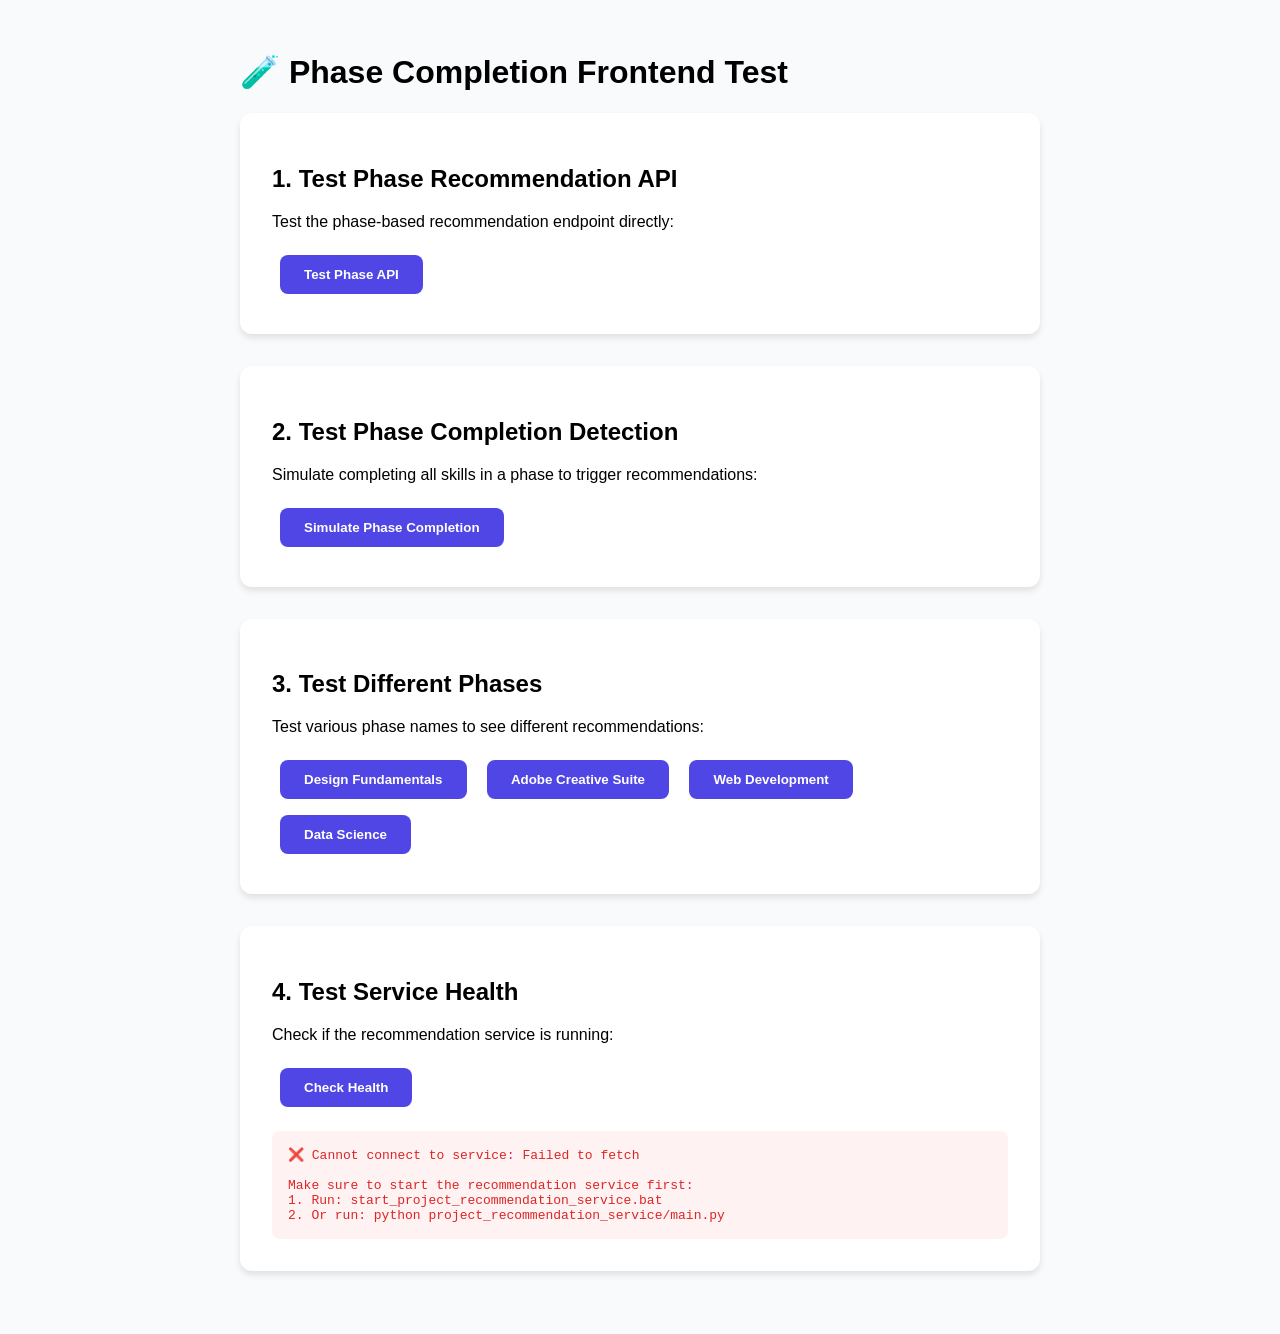
<file: test_phase_completion_frontend.html>
<!DOCTYPE html>
<html lang="en">
<head>
    <meta charset="UTF-8">
    <meta name="viewport" content="width=device-width, initial-scale=1.0">
    <title>Test Phase Completion Frontend</title>
    <style>
        body {
            font-family: Arial, sans-serif;
            max-width: 800px;
            margin: 0 auto;
            padding: 2rem;
            background: #f8fafc;
        }
        .test-section {
            background: white;
            padding: 2rem;
            border-radius: 12px;
            margin-bottom: 2rem;
            box-shadow: 0 4px 6px rgba(0, 0, 0, 0.1);
        }
        .test-button {
            background: #4f46e5;
            color: white;
            border: none;
            padding: 0.75rem 1.5rem;
            border-radius: 8px;
            cursor: pointer;
            font-weight: 600;
            margin: 0.5rem;
        }
        .test-button:hover {
            background: #4338ca;
        }
        .result {
            background: #f1f5f9;
            padding: 1rem;
            border-radius: 8px;
            margin-top: 1rem;
            font-family: monospace;
            white-space: pre-wrap;
        }
        .success {
            background: #dcfce7;
            color: #166534;
        }
        .error {
            background: #fef2f2;
            color: #dc2626;
        }
    </style>
</head>
<body>
    <h1>🧪 Phase Completion Frontend Test</h1>
    
    <div class="test-section">
        <h2>1. Test Phase Recommendation API</h2>
        <p>Test the phase-based recommendation endpoint directly:</p>
        <button class="test-button" onclick="testPhaseAPI()">Test Phase API</button>
        <div id="phase-api-result" class="result" style="display: none;"></div>
    </div>

    <div class="test-section">
        <h2>2. Test Phase Completion Detection</h2>
        <p>Simulate completing all skills in a phase to trigger recommendations:</p>
        <button class="test-button" onclick="simulatePhaseCompletion()">Simulate Phase Completion</button>
        <div id="phase-completion-result" class="result" style="display: none;"></div>
    </div>

    <div class="test-section">
        <h2>3. Test Different Phases</h2>
        <p>Test various phase names to see different recommendations:</p>
        <button class="test-button" onclick="testPhase('Design Fundamentals')">Design Fundamentals</button>
        <button class="test-button" onclick="testPhase('Adobe Creative Suite')">Adobe Creative Suite</button>
        <button class="test-button" onclick="testPhase('Web Development Basics')">Web Development</button>
        <button class="test-button" onclick="testPhase('Data Science Fundamentals')">Data Science</button>
        <div id="phase-variations-result" class="result" style="display: none;"></div>
    </div>

    <div class="test-section">
        <h2>4. Test Service Health</h2>
        <p>Check if the recommendation service is running:</p>
        <button class="test-button" onclick="checkServiceHealth()">Check Health</button>
        <div id="health-result" class="result" style="display: none;"></div>
    </div>

    <script>
        const BASE_URL = 'http://localhost:5003';

        async function testPhaseAPI() {
            const resultDiv = document.getElementById('phase-api-result');
            resultDiv.style.display = 'block';
            resultDiv.textContent = 'Testing phase API...';
            resultDiv.className = 'result';

            try {
                const response = await fetch(`${BASE_URL}/api/recommend/phase`, {
                    method: 'POST',
                    headers: {
                        'Content-Type': 'application/json',
                    },
                    body: JSON.stringify({
                        phase: 'Design Fundamentals',
                        limit: 3
                    })
                });

                const data = await response.json();
                
                if (response.ok) {
                    resultDiv.className = 'result success';
                    resultDiv.textContent = `✅ Phase API Test Successful!\n\n` +
                        `Phase: ${data.phase}\n` +
                        `Method: ${data.method}\n` +
                        `Total Projects: ${data.total}\n\n` +
                        `Projects:\n${data.recommendations.map((p, i) => 
                            `${i + 1}. ${p.title} (${p.difficulty})`
                        ).join('\n')}`;
                } else {
                    resultDiv.className = 'result error';
                    resultDiv.textContent = `❌ API Error: ${data.error || 'Unknown error'}`;
                }
            } catch (error) {
                resultDiv.className = 'result error';
                resultDiv.textContent = `❌ Connection Error: ${error.message}\n\nMake sure the recommendation service is running on port 5003.`;
            }
        }

        async function simulatePhaseCompletion() {
            const resultDiv = document.getElementById('phase-completion-result');
            resultDiv.style.display = 'block';
            resultDiv.textContent = 'Simulating phase completion...';
            resultDiv.className = 'result';

            try {
                // Simulate completing all skills in a phase
                const phaseName = 'Design Fundamentals';
                const response = await fetch(`${BASE_URL}/api/recommend/phase`, {
                    method: 'POST',
                    headers: {
                        'Content-Type': 'application/json',
                    },
                    body: JSON.stringify({
                        phase: phaseName,
                        limit: 3
                    })
                });

                const data = await response.json();
                
                if (response.ok) {
                    resultDiv.className = 'result success';
                    resultDiv.textContent = `🎉 Phase Completion Simulated!\n\n` +
                        `Phase: ${data.phase}\n` +
                        `Method: ${data.method}\n` +
                        `Projects Generated: ${data.total}\n\n` +
                        `This is what the user would see when completing a phase:\n\n` +
                        data.recommendations.map((p, i) => 
                            `${i + 1}. ${p.title}\n   Difficulty: ${p.difficulty}\n   Duration: ${p.duration}\n   Skills: ${p.skills.join(', ')}`
                        ).join('\n\n');
                } else {
                    resultDiv.className = 'result error';
                    resultDiv.textContent = `❌ Error: ${data.error || 'Unknown error'}`;
                }
            } catch (error) {
                resultDiv.className = 'result error';
                resultDiv.textContent = `❌ Error: ${error.message}`;
            }
        }

        async function testPhase(phaseName) {
            const resultDiv = document.getElementById('phase-variations-result');
            resultDiv.style.display = 'block';
            resultDiv.textContent = `Testing phase: ${phaseName}...`;
            resultDiv.className = 'result';

            try {
                const response = await fetch(`${BASE_URL}/api/recommend/phase`, {
                    method: 'POST',
                    headers: {
                        'Content-Type': 'application/json',
                    },
                    body: JSON.stringify({
                        phase: phaseName,
                        limit: 2
                    })
                });

                const data = await response.json();
                
                if (response.ok) {
                    resultDiv.className = 'result success';
                    resultDiv.textContent = `✅ ${phaseName} Test Successful!\n\n` +
                        `Method: ${data.method}\n` +
                        `Projects: ${data.total}\n\n` +
                        data.recommendations.map((p, i) => 
                            `${i + 1}. ${p.title} (${p.difficulty})`
                        ).join('\n');
                } else {
                    resultDiv.className = 'result error';
                    resultDiv.textContent = `❌ Error: ${data.error || 'Unknown error'}`;
                }
            } catch (error) {
                resultDiv.className = 'result error';
                resultDiv.textContent = `❌ Error: ${error.message}`;
            }
        }

        async function checkServiceHealth() {
            const resultDiv = document.getElementById('health-result');
            resultDiv.style.display = 'block';
            resultDiv.textContent = 'Checking service health...';
            resultDiv.className = 'result';

            try {
                const response = await fetch(`${BASE_URL}/health`);
                const data = await response.json();
                
                if (response.ok) {
                    resultDiv.className = 'result success';
                    resultDiv.textContent = `✅ Service is healthy!\n\n` +
                        `Status: ${data.status}\n` +
                        `Service: ${data.service}\n` +
                        `AI Enabled: ${data.ai_enabled ? 'Yes' : 'No'}`;
                } else {
                    resultDiv.className = 'result error';
                    resultDiv.textContent = `❌ Service unhealthy: ${data.error || 'Unknown error'}`;
                }
            } catch (error) {
                resultDiv.className = 'result error';
                resultDiv.textContent = `❌ Cannot connect to service: ${error.message}\n\n` +
                    `Make sure to start the recommendation service first:\n` +
                    `1. Run: start_project_recommendation_service.bat\n` +
                    `2. Or run: python project_recommendation_service/main.py`;
            }
        }

        // Auto-check health on page load
        window.onload = function() {
            checkServiceHealth();
        };
    </script>
</body>
</html>
</file>
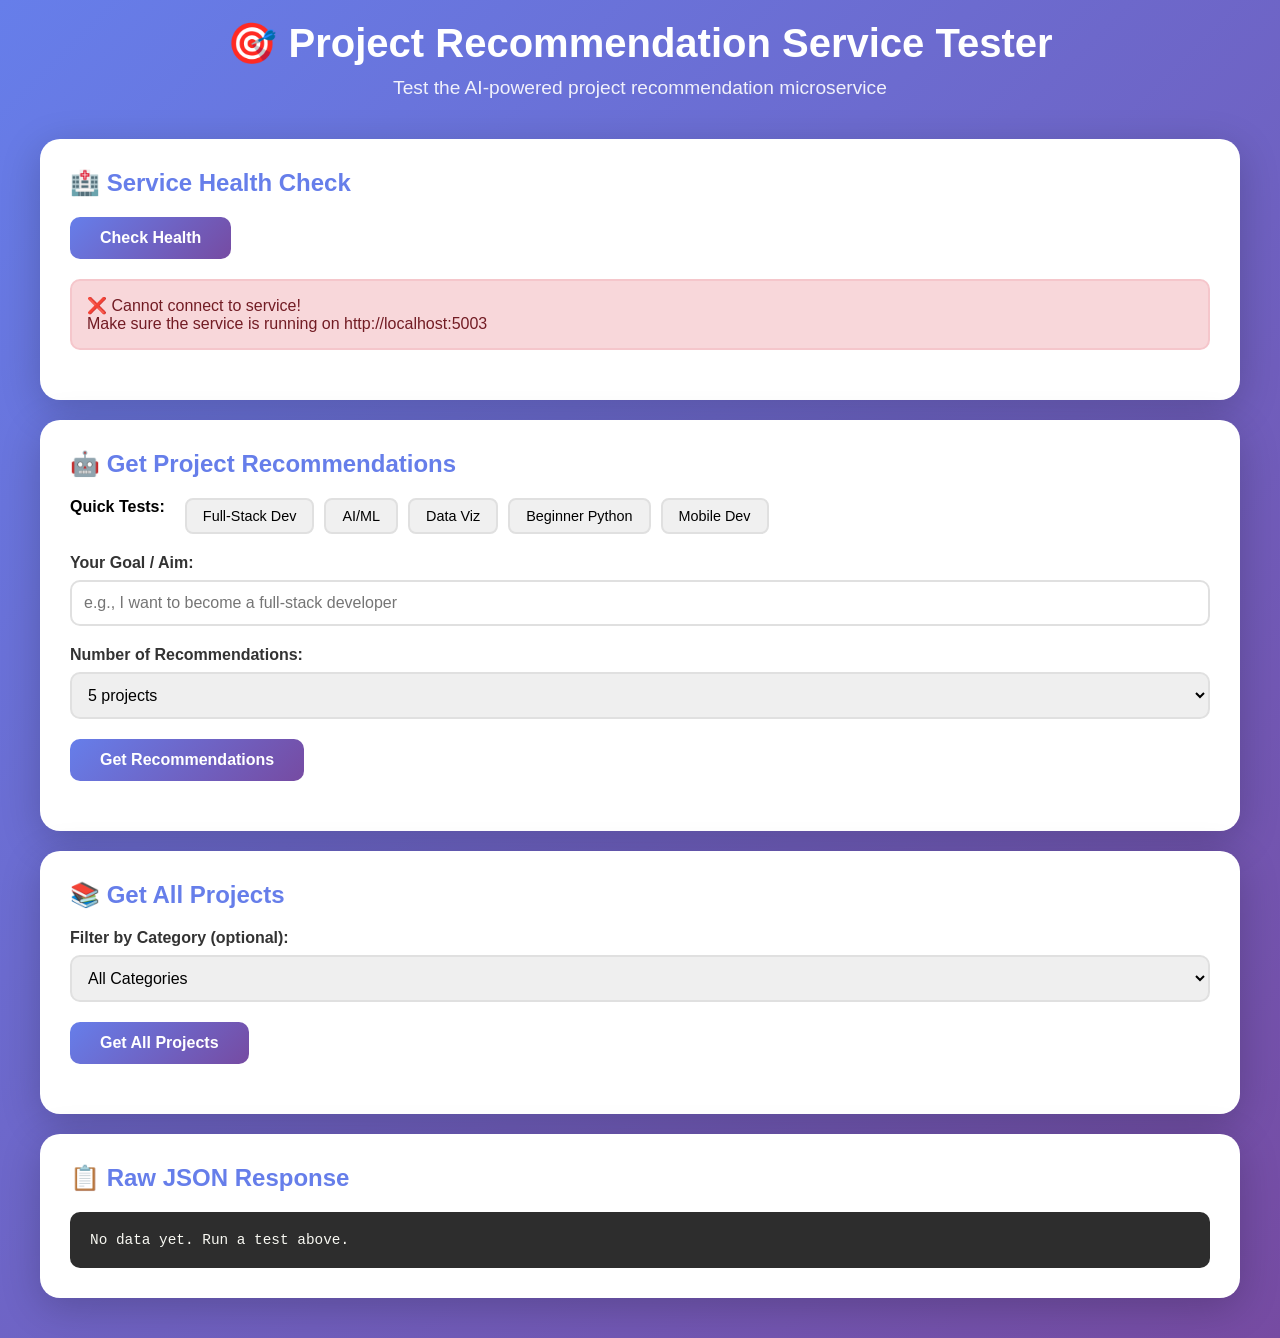
<file: test_project_recommendation.html>
<!DOCTYPE html>
<html lang="en">
<head>
    <meta charset="UTF-8">
    <meta name="viewport" content="width=device-width, initial-scale=1.0">
    <title>Project Recommendation Service Tester</title>
    <style>
        * {
            margin: 0;
            padding: 0;
            box-sizing: border-box;
        }
        
        body {
            font-family: 'Segoe UI', Tahoma, Geneva, Verdana, sans-serif;
            background: linear-gradient(135deg, #667eea 0%, #764ba2 100%);
            min-height: 100vh;
            padding: 20px;
        }
        
        .container {
            max-width: 1200px;
            margin: 0 auto;
        }
        
        .header {
            text-align: center;
            color: white;
            margin-bottom: 40px;
        }
        
        .header h1 {
            font-size: 2.5rem;
            margin-bottom: 10px;
        }
        
        .header p {
            font-size: 1.2rem;
            opacity: 0.9;
        }
        
        .test-section {
            background: white;
            border-radius: 20px;
            padding: 30px;
            margin-bottom: 20px;
            box-shadow: 0 10px 40px rgba(0,0,0,0.2);
        }
        
        .test-section h2 {
            color: #667eea;
            margin-bottom: 20px;
            font-size: 1.5rem;
        }
        
        .input-group {
            margin-bottom: 20px;
        }
        
        .input-group label {
            display: block;
            margin-bottom: 8px;
            font-weight: 600;
            color: #333;
        }
        
        .input-group input,
        .input-group select {
            width: 100%;
            padding: 12px;
            border: 2px solid #e0e0e0;
            border-radius: 10px;
            font-size: 1rem;
            transition: border-color 0.3s;
        }
        
        .input-group input:focus,
        .input-group select:focus {
            outline: none;
            border-color: #667eea;
        }
        
        .btn {
            background: linear-gradient(135deg, #667eea 0%, #764ba2 100%);
            color: white;
            border: none;
            padding: 12px 30px;
            border-radius: 10px;
            font-size: 1rem;
            font-weight: 600;
            cursor: pointer;
            transition: transform 0.2s, box-shadow 0.2s;
        }
        
        .btn:hover {
            transform: translateY(-2px);
            box-shadow: 0 5px 20px rgba(102, 126, 234, 0.4);
        }
        
        .btn:disabled {
            background: #ccc;
            cursor: not-allowed;
            transform: none;
        }
        
        .quick-tests {
            display: flex;
            gap: 10px;
            flex-wrap: wrap;
            margin-bottom: 20px;
        }
        
        .quick-test-btn {
            padding: 8px 16px;
            background: #f0f0f0;
            border: 2px solid #e0e0e0;
            border-radius: 8px;
            cursor: pointer;
            font-size: 0.9rem;
            transition: all 0.2s;
        }
        
        .quick-test-btn:hover {
            background: #667eea;
            color: white;
            border-color: #667eea;
        }
        
        .status {
            padding: 15px;
            border-radius: 10px;
            margin-bottom: 20px;
            font-weight: 500;
        }
        
        .status.success {
            background: #d4edda;
            color: #155724;
            border: 2px solid #c3e6cb;
        }
        
        .status.error {
            background: #f8d7da;
            color: #721c24;
            border: 2px solid #f5c6cb;
        }
        
        .status.info {
            background: #d1ecf1;
            color: #0c5460;
            border: 2px solid #bee5eb;
        }
        
        .results {
            background: #f8f9fa;
            border-radius: 10px;
            padding: 20px;
            max-height: 600px;
            overflow-y: auto;
        }
        
        .project-card {
            background: white;
            border-radius: 10px;
            padding: 20px;
            margin-bottom: 15px;
            border: 2px solid #e0e0e0;
            transition: transform 0.2s, box-shadow 0.2s;
        }
        
        .project-card:hover {
            transform: translateX(5px);
            box-shadow: 0 5px 15px rgba(0,0,0,0.1);
        }
        
        .project-card h3 {
            color: #667eea;
            margin-bottom: 10px;
        }
        
        .project-card p {
            color: #666;
            margin-bottom: 15px;
            line-height: 1.6;
        }
        
        .project-meta {
            display: flex;
            gap: 15px;
            flex-wrap: wrap;
        }
        
        .badge {
            padding: 5px 12px;
            border-radius: 5px;
            font-size: 0.85rem;
            font-weight: 600;
        }
        
        .badge.difficulty {
            background: #fff3cd;
            color: #856404;
        }
        
        .badge.rating {
            background: #d4edda;
            color: #155724;
        }
        
        .badge.duration {
            background: #cce5ff;
            color: #004085;
        }
        
        .skills {
            display: flex;
            gap: 8px;
            flex-wrap: wrap;
            margin-top: 10px;
        }
        
        .skill-tag {
            padding: 4px 10px;
            background: #e7f3ff;
            color: #667eea;
            border-radius: 5px;
            font-size: 0.8rem;
            font-weight: 500;
        }
        
        .json-output {
            background: #2d2d2d;
            color: #f8f8f2;
            padding: 20px;
            border-radius: 10px;
            font-family: 'Courier New', monospace;
            font-size: 0.9rem;
            overflow-x: auto;
            white-space: pre-wrap;
            word-wrap: break-word;
        }
        
        .spinner {
            border: 4px solid #f3f3f3;
            border-top: 4px solid #667eea;
            border-radius: 50%;
            width: 40px;
            height: 40px;
            animation: spin 1s linear infinite;
            margin: 20px auto;
        }
        
        @keyframes spin {
            0% { transform: rotate(0deg); }
            100% { transform: rotate(360deg); }
        }
    </style>
</head>
<body>
    <div class="container">
        <div class="header">
            <h1>🎯 Project Recommendation Service Tester</h1>
            <p>Test the AI-powered project recommendation microservice</p>
        </div>
        
        <!-- Health Check -->
        <div class="test-section">
            <h2>🏥 Service Health Check</h2>
            <button class="btn" onclick="checkHealth()">Check Health</button>
            <div id="healthStatus" style="margin-top: 20px;"></div>
        </div>
        
        <!-- Get Recommendations -->
        <div class="test-section">
            <h2>🤖 Get Project Recommendations</h2>
            
            <div class="quick-tests">
                <span style="font-weight: 600; margin-right: 10px;">Quick Tests:</span>
                <button class="quick-test-btn" onclick="setAim('I want to become a full-stack web developer')">Full-Stack Dev</button>
                <button class="quick-test-btn" onclick="setAim('I\'m interested in machine learning and AI')">AI/ML</button>
                <button class="quick-test-btn" onclick="setAim('I want to learn data visualization')">Data Viz</button>
                <button class="quick-test-btn" onclick="setAim('I\'m a beginner looking to learn Python')">Beginner Python</button>
                <button class="quick-test-btn" onclick="setAim('I want to build mobile applications')">Mobile Dev</button>
            </div>
            
            <div class="input-group">
                <label for="aim">Your Goal / Aim:</label>
                <input type="text" id="aim" placeholder="e.g., I want to become a full-stack developer">
            </div>
            
            <div class="input-group">
                <label for="limit">Number of Recommendations:</label>
                <select id="limit">
                    <option value="3">3 projects</option>
                    <option value="5" selected>5 projects</option>
                    <option value="10">10 projects</option>
                </select>
            </div>
            
            <button class="btn" onclick="getRecommendations()">Get Recommendations</button>
            
            <div id="recommendStatus" style="margin-top: 20px;"></div>
            <div id="recommendResults" style="margin-top: 20px;"></div>
        </div>
        
        <!-- Get All Projects -->
        <div class="test-section">
            <h2>📚 Get All Projects</h2>
            
            <div class="input-group">
                <label for="category">Filter by Category (optional):</label>
                <select id="category">
                    <option value="">All Categories</option>
                    <option value="web-dev">Web Development</option>
                    <option value="ai-ml">AI / Machine Learning</option>
                    <option value="data-science">Data Science</option>
                </select>
            </div>
            
            <button class="btn" onclick="getAllProjects()">Get All Projects</button>
            
            <div id="allProjectsStatus" style="margin-top: 20px;"></div>
            <div id="allProjectsResults" style="margin-top: 20px;"></div>
        </div>
        
        <!-- Raw JSON Response -->
        <div class="test-section">
            <h2>📋 Raw JSON Response</h2>
            <div id="jsonOutput" class="json-output">No data yet. Run a test above.</div>
        </div>
    </div>
    
    <script>
        const API_BASE = 'http://localhost:5003';
        
        function setAim(aim) {
            document.getElementById('aim').value = aim;
        }
        
        async function checkHealth() {
            const statusDiv = document.getElementById('healthStatus');
            statusDiv.innerHTML = '<div class="spinner"></div>';
            
            try {
                const response = await fetch(`${API_BASE}/health`);
                const data = await response.json();
                
                updateJsonOutput(data);
                
                statusDiv.innerHTML = `
                    <div class="status success">
                        ✅ Service is healthy!<br>
                        AI Mode: ${data.ai_enabled ? '🤖 Enabled' : '🎯 Rule-based (fallback)'}
                    </div>
                `;
            } catch (error) {
                statusDiv.innerHTML = `
                    <div class="status error">
                        ❌ Cannot connect to service!<br>
                        Make sure the service is running on ${API_BASE}
                    </div>
                `;
            }
        }
        
        async function getRecommendations() {
            const aim = document.getElementById('aim').value;
            const limit = parseInt(document.getElementById('limit').value);
            
            if (!aim.trim()) {
                alert('Please enter your goal/aim');
                return;
            }
            
            const statusDiv = document.getElementById('recommendStatus');
            const resultsDiv = document.getElementById('recommendResults');
            
            statusDiv.innerHTML = '<div class="spinner"></div>';
            resultsDiv.innerHTML = '';
            
            try {
                const response = await fetch(`${API_BASE}/api/recommend`, {
                    method: 'POST',
                    headers: { 'Content-Type': 'application/json' },
                    body: JSON.stringify({ aim, limit })
                });
                
                const data = await response.json();
                updateJsonOutput(data);
                
                if (data.success) {
                    statusDiv.innerHTML = `
                        <div class="status success">
                            ✅ Found ${data.total} recommendations!<br>
                            Method: ${data.method === 'ai-powered' ? '🤖 AI-Powered' : '🎯 Rule-Based'}
                        </div>
                    `;
                    
                    resultsDiv.innerHTML = '<div class="results">' + 
                        data.recommendations.map((project, index) => `
                            <div class="project-card">
                                <h3>${index + 1}. ${project.title}</h3>
                                <p>${project.description}</p>
                                <div class="project-meta">
                                    <span class="badge difficulty">${project.difficulty}</span>
                                    <span class="badge rating">⭐ ${project.rating}</span>
                                    ${project.duration ? `<span class="badge duration">⏱️ ${project.duration}</span>` : ''}
                                    <span class="badge">👥 ${project.students} students</span>
                                </div>
                                ${project.skills ? `
                                    <div class="skills">
                                        ${project.skills.slice(0, 5).map(skill => 
                                            `<span class="skill-tag">${skill}</span>`
                                        ).join('')}
                                    </div>
                                ` : ''}
                            </div>
                        `).join('') + 
                    '</div>';
                } else {
                    statusDiv.innerHTML = `
                        <div class="status error">
                            ❌ Error: ${data.error || 'Unknown error'}
                        </div>
                    `;
                }
            } catch (error) {
                statusDiv.innerHTML = `
                    <div class="status error">
                        ❌ Error: ${error.message}
                    </div>
                `;
            }
        }
        
        async function getAllProjects() {
            const category = document.getElementById('category').value;
            const statusDiv = document.getElementById('allProjectsStatus');
            const resultsDiv = document.getElementById('allProjectsResults');
            
            statusDiv.innerHTML = '<div class="spinner"></div>';
            resultsDiv.innerHTML = '';
            
            try {
                const url = category ? 
                    `${API_BASE}/api/projects?category=${category}` : 
                    `${API_BASE}/api/projects`;
                
                const response = await fetch(url);
                const data = await response.json();
                
                updateJsonOutput(data);
                
                if (data.success) {
                    statusDiv.innerHTML = `
                        <div class="status success">
                            ✅ Found ${data.total} projects!
                        </div>
                    `;
                    
                    resultsDiv.innerHTML = '<div class="results">' + 
                        data.projects.map((project, index) => `
                            <div class="project-card">
                                <h3>${index + 1}. ${project.title}</h3>
                                <p>${project.description}</p>
                                <div class="project-meta">
                                    <span class="badge difficulty">${project.difficulty}</span>
                                    <span class="badge rating">⭐ ${project.rating}</span>
                                    ${project.duration ? `<span class="badge duration">⏱️ ${project.duration}</span>` : ''}
                                    <span class="badge">👥 ${project.students} students</span>
                                </div>
                                ${project.skills ? `
                                    <div class="skills">
                                        ${project.skills.slice(0, 5).map(skill => 
                                            `<span class="skill-tag">${skill}</span>`
                                        ).join('')}
                                    </div>
                                ` : ''}
                            </div>
                        `).join('') + 
                    '</div>';
                }
            } catch (error) {
                statusDiv.innerHTML = `
                    <div class="status error">
                        ❌ Error: ${error.message}
                    </div>
                `;
            }
        }
        
        function updateJsonOutput(data) {
            document.getElementById('jsonOutput').textContent = 
                JSON.stringify(data, null, 2);
        }
        
        // Auto-check health on load
        window.addEventListener('load', checkHealth);
    </script>
</body>
</html>
</file>
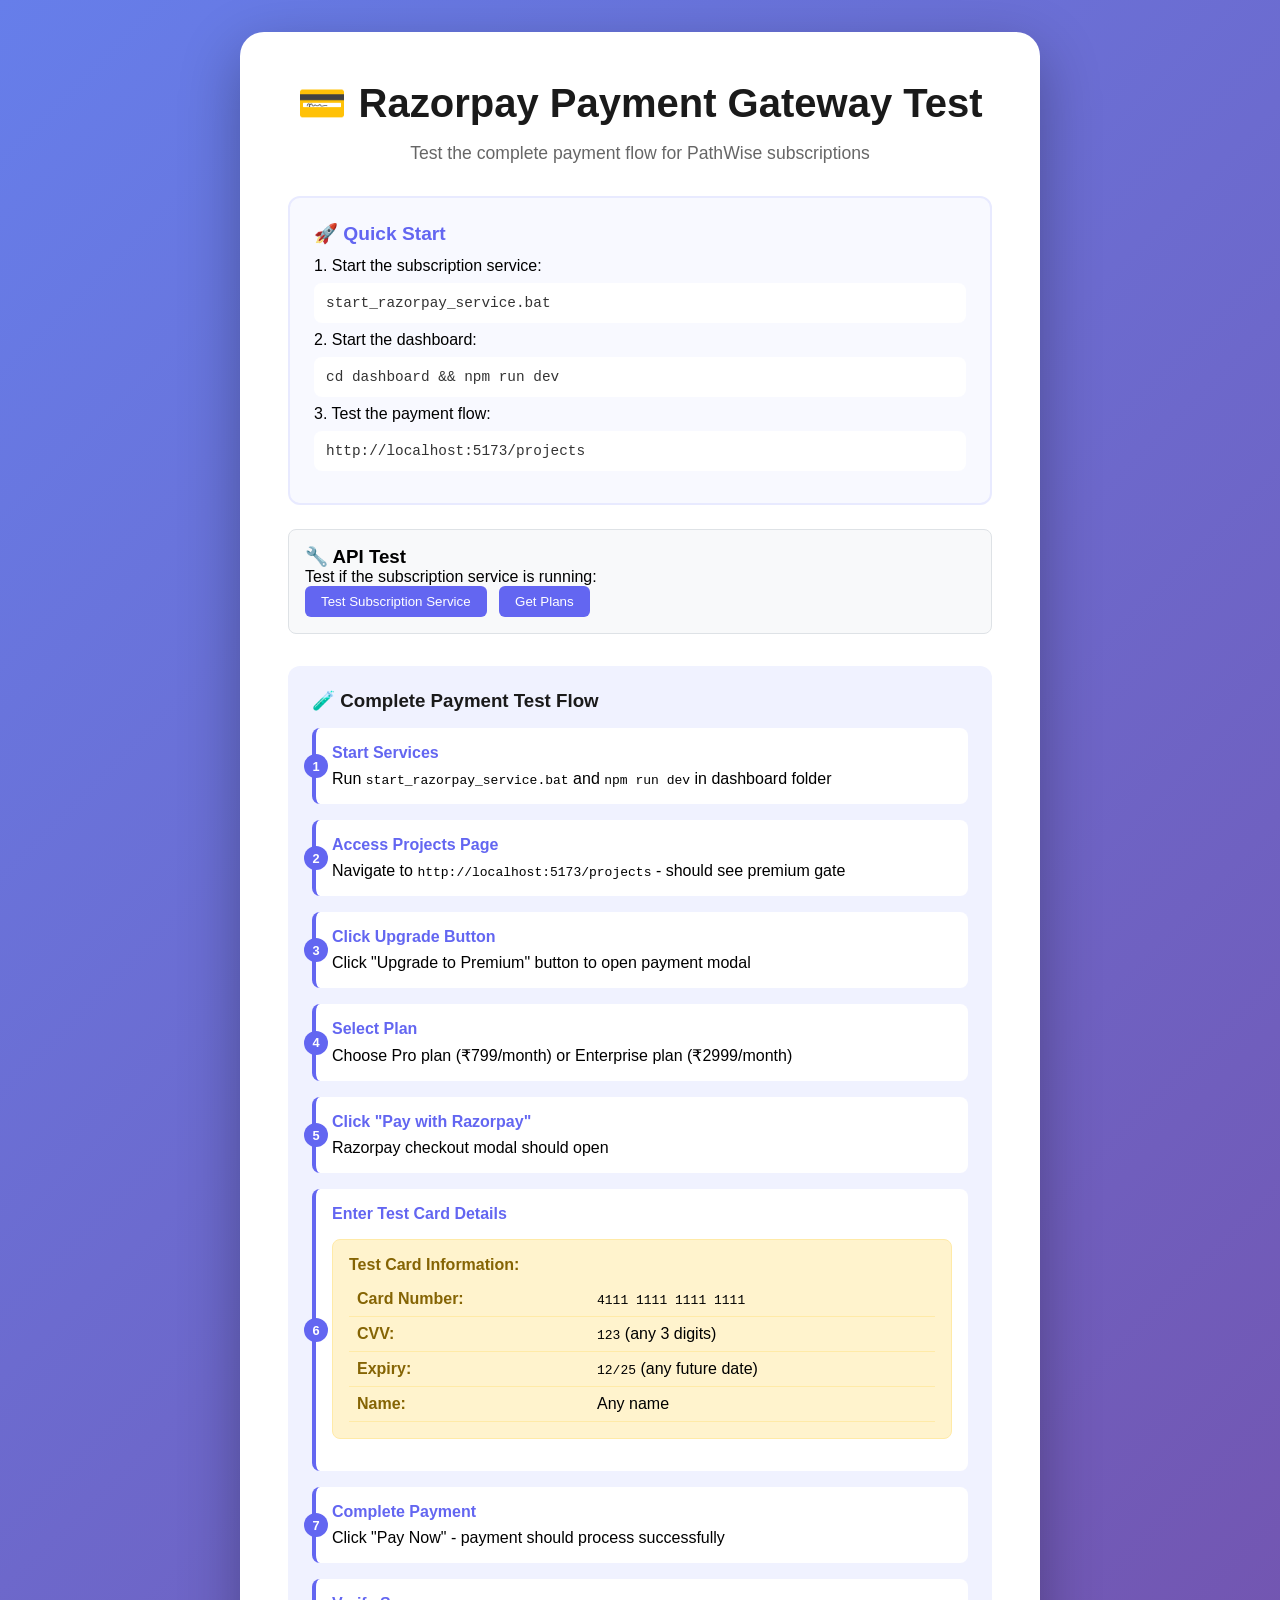
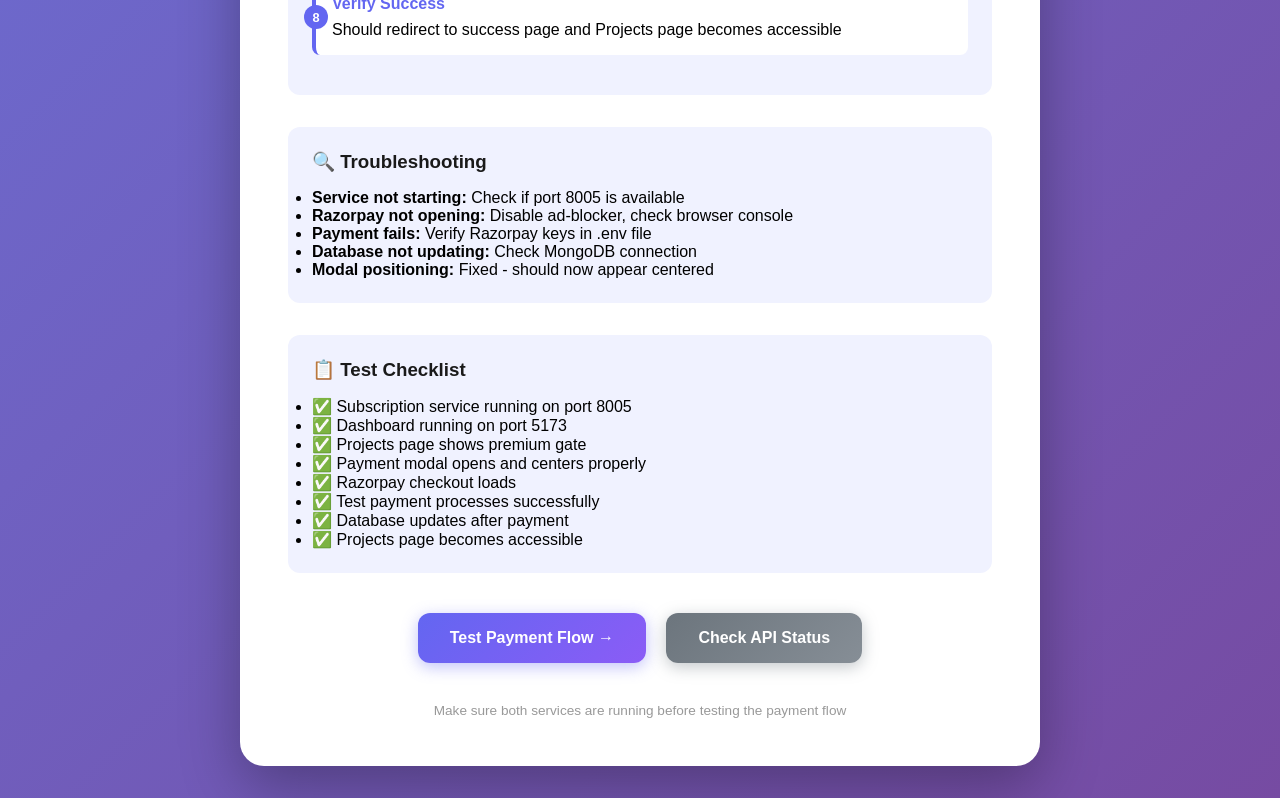
<file: test_razorpay_payment.html>
<!DOCTYPE html>
<html lang="en">
<head>
    <meta charset="UTF-8">
    <meta name="viewport" content="width=device-width, initial-scale=1.0">
    <title>Test Razorpay Payment - PathWise</title>
    <style>
        * {
            margin: 0;
            padding: 0;
            box-sizing: border-box;
        }

        body {
            font-family: -apple-system, BlinkMacSystemFont, 'Segoe UI', Roboto, sans-serif;
            background: linear-gradient(135deg, #667eea 0%, #764ba2 100%);
            min-height: 100vh;
            display: flex;
            align-items: center;
            justify-content: center;
            padding: 2rem;
        }

        .container {
            max-width: 800px;
            width: 100%;
            background: white;
            padding: 3rem;
            border-radius: 24px;
            box-shadow: 0 20px 60px rgba(0, 0, 0, 0.3);
        }

        h1 {
            color: #1a1a1a;
            margin-bottom: 1rem;
            font-size: 2.5rem;
            text-align: center;
        }

        .subtitle {
            color: #666;
            text-align: center;
            margin-bottom: 2rem;
            font-size: 1.1rem;
        }

        .status-box {
            background: #f8f9ff;
            border: 2px solid #e8eaff;
            border-radius: 12px;
            padding: 1.5rem;
            margin: 1.5rem 0;
        }

        .status-box h3 {
            color: #6366f1;
            margin-bottom: 0.75rem;
            font-size: 1.2rem;
        }

        .status-box code {
            display: block;
            background: white;
            padding: 0.75rem;
            border-radius: 8px;
            font-family: 'Courier New', monospace;
            color: #333;
            margin: 0.5rem 0;
            font-size: 0.9rem;
            word-break: break-all;
        }

        .test-section {
            margin: 2rem 0;
            padding: 1.5rem;
            background: #f0f2ff;
            border-radius: 12px;
        }

        .test-section h3 {
            color: #1a1a1a;
            margin-bottom: 1rem;
        }

        .test-steps {
            list-style: none;
            counter-reset: step-counter;
        }

        .test-steps li {
            counter-increment: step-counter;
            margin-bottom: 1rem;
            padding: 1rem;
            background: white;
            border-radius: 8px;
            border-left: 4px solid #6366f1;
            position: relative;
        }

        .test-steps li::before {
            content: counter(step-counter);
            position: absolute;
            left: -12px;
            top: 50%;
            transform: translateY(-50%);
            background: #6366f1;
            color: white;
            width: 24px;
            height: 24px;
            border-radius: 50%;
            display: flex;
            align-items: center;
            justify-content: center;
            font-weight: bold;
            font-size: 0.8rem;
        }

        .test-steps li strong {
            color: #6366f1;
            display: block;
            margin-bottom: 0.5rem;
        }

        .card-details {
            background: #fff3cd;
            border: 1px solid #ffeaa7;
            border-radius: 8px;
            padding: 1rem;
            margin: 1rem 0;
        }

        .card-details h4 {
            color: #856404;
            margin-bottom: 0.5rem;
        }

        .card-details table {
            width: 100%;
            border-collapse: collapse;
        }

        .card-details td {
            padding: 0.5rem;
            border-bottom: 1px solid #ffeaa7;
        }

        .card-details td:first-child {
            font-weight: 600;
            color: #856404;
        }

        .btn {
            display: inline-block;
            padding: 1rem 2rem;
            background: linear-gradient(135deg, #6366f1 0%, #8b5cf6 100%);
            color: white;
            text-decoration: none;
            border-radius: 12px;
            font-weight: 600;
            transition: all 0.3s ease;
            box-shadow: 0 4px 16px rgba(99, 102, 241, 0.4);
            margin: 0.5rem;
        }

        .btn:hover {
            transform: translateY(-2px);
            box-shadow: 0 6px 24px rgba(99, 102, 241, 0.5);
        }

        .btn-secondary {
            background: linear-gradient(135deg, #6c757d 0%, #868e96 100%);
            box-shadow: 0 4px 16px rgba(108, 117, 125, 0.4);
        }

        .btn-secondary:hover {
            box-shadow: 0 6px 24px rgba(108, 117, 125, 0.5);
        }

        .success {
            color: #22c55e;
            font-weight: 600;
        }

        .error {
            color: #ef4444;
            font-weight: 600;
        }

        .warning {
            color: #f59e0b;
            font-weight: 600;
        }

        .api-test {
            background: #f8f9fa;
            border: 1px solid #dee2e6;
            border-radius: 8px;
            padding: 1rem;
            margin: 1rem 0;
        }

        .api-test button {
            background: #6366f1;
            color: white;
            border: none;
            padding: 0.5rem 1rem;
            border-radius: 6px;
            cursor: pointer;
            margin-right: 0.5rem;
        }

        .api-test button:hover {
            background: #4f46e5;
        }

        .api-result {
            margin-top: 1rem;
            padding: 0.75rem;
            border-radius: 6px;
            font-family: monospace;
            font-size: 0.9rem;
        }

        .api-result.success {
            background: #d1fae5;
            border: 1px solid #a7f3d0;
            color: #065f46;
        }

        .api-result.error {
            background: #fee2e2;
            border: 1px solid #fca5a5;
            color: #991b1b;
        }
    </style>
</head>
<body>
    <div class="container">
        <h1>💳 Razorpay Payment Gateway Test</h1>
        <p class="subtitle">Test the complete payment flow for PathWise subscriptions</p>

        <div class="status-box">
            <h3>🚀 Quick Start</h3>
            <p>1. Start the subscription service:</p>
            <code>start_razorpay_service.bat</code>
            <p>2. Start the dashboard:</p>
            <code>cd dashboard && npm run dev</code>
            <p>3. Test the payment flow:</p>
            <code>http://localhost:5173/projects</code>
        </div>

        <div class="api-test">
            <h3>🔧 API Test</h3>
            <p>Test if the subscription service is running:</p>
            <button onclick="testAPI()">Test Subscription Service</button>
            <button onclick="testPlans()">Get Plans</button>
            <div id="apiResult" class="api-result" style="display: none;"></div>
        </div>

        <div class="test-section">
            <h3>🧪 Complete Payment Test Flow</h3>
            <ol class="test-steps">
                <li>
                    <strong>Start Services</strong>
                    <p>Run <code>start_razorpay_service.bat</code> and <code>npm run dev</code> in dashboard folder</p>
                </li>
                <li>
                    <strong>Access Projects Page</strong>
                    <p>Navigate to <code>http://localhost:5173/projects</code> - should see premium gate</p>
                </li>
                <li>
                    <strong>Click Upgrade Button</strong>
                    <p>Click "Upgrade to Premium" button to open payment modal</p>
                </li>
                <li>
                    <strong>Select Plan</strong>
                    <p>Choose Pro plan (₹799/month) or Enterprise plan (₹2999/month)</p>
                </li>
                <li>
                    <strong>Click "Pay with Razorpay"</strong>
                    <p>Razorpay checkout modal should open</p>
                </li>
                <li>
                    <strong>Enter Test Card Details</strong>
                    <div class="card-details">
                        <h4>Test Card Information:</h4>
                        <table>
                            <tr>
                                <td>Card Number:</td>
                                <td><code>4111 1111 1111 1111</code></td>
                            </tr>
                            <tr>
                                <td>CVV:</td>
                                <td><code>123</code> (any 3 digits)</td>
                            </tr>
                            <tr>
                                <td>Expiry:</td>
                                <td><code>12/25</code> (any future date)</td>
                            </tr>
                            <tr>
                                <td>Name:</td>
                                <td>Any name</td>
                            </tr>
                        </table>
                    </div>
                </li>
                <li>
                    <strong>Complete Payment</strong>
                    <p>Click "Pay Now" - payment should process successfully</p>
                </li>
                <li>
                    <strong>Verify Success</strong>
                    <p>Should redirect to success page and Projects page becomes accessible</p>
                </li>
            </ol>
        </div>

        <div class="test-section">
            <h3>🔍 Troubleshooting</h3>
            <ul>
                <li><strong>Service not starting:</strong> Check if port 8005 is available</li>
                <li><strong>Razorpay not opening:</strong> Disable ad-blocker, check browser console</li>
                <li><strong>Payment fails:</strong> Verify Razorpay keys in .env file</li>
                <li><strong>Database not updating:</strong> Check MongoDB connection</li>
                <li><strong>Modal positioning:</strong> Fixed - should now appear centered</li>
            </ul>
        </div>

        <div class="test-section">
            <h3>📋 Test Checklist</h3>
            <ul>
                <li>✅ Subscription service running on port 8005</li>
                <li>✅ Dashboard running on port 5173</li>
                <li>✅ Projects page shows premium gate</li>
                <li>✅ Payment modal opens and centers properly</li>
                <li>✅ Razorpay checkout loads</li>
                <li>✅ Test payment processes successfully</li>
                <li>✅ Database updates after payment</li>
                <li>✅ Projects page becomes accessible</li>
            </ul>
        </div>

        <div style="text-align: center; margin-top: 2rem;">
            <a href="http://localhost:5173/projects" class="btn" target="_blank">
                Test Payment Flow →
            </a>
            <a href="http://localhost:8005/api/subscription/plans" class="btn btn-secondary" target="_blank">
                Check API Status
            </a>
        </div>

        <p style="margin-top: 2rem; font-size: 0.85rem; color: #999; text-align: center;">
            Make sure both services are running before testing the payment flow
        </p>
    </div>

    <script>
        async function testAPI() {
            const resultDiv = document.getElementById('apiResult');
            resultDiv.style.display = 'block';
            resultDiv.textContent = 'Testing...';
            resultDiv.className = 'api-result';

            try {
                const response = await fetch('http://localhost:8005/api/subscription/plans');
                if (response.ok) {
                    const data = await response.json();
                    resultDiv.textContent = `✅ Service is running!\n\nPlans available: ${data.length}\n\nResponse: ${JSON.stringify(data, null, 2)}`;
                    resultDiv.className = 'api-result success';
                } else {
                    resultDiv.textContent = `❌ Service responded with status: ${response.status}`;
                    resultDiv.className = 'api-result error';
                }
            } catch (error) {
                resultDiv.textContent = `❌ Service not running: ${error.message}`;
                resultDiv.className = 'api-result error';
            }
        }

        async function testPlans() {
            const resultDiv = document.getElementById('apiResult');
            resultDiv.style.display = 'block';
            resultDiv.textContent = 'Getting plans...';
            resultDiv.className = 'api-result';

            try {
                const response = await fetch('http://localhost:8005/api/subscription/plans');
                if (response.ok) {
                    const data = await response.json();
                    resultDiv.textContent = `📋 Available Plans:\n\n${data.map(plan => `• ${plan.name}: ₹${plan.price/100}/month`).join('\n')}`;
                    resultDiv.className = 'api-result success';
                } else {
                    resultDiv.textContent = `❌ Failed to get plans: ${response.status}`;
                    resultDiv.className = 'api-result error';
                }
            } catch (error) {
                resultDiv.textContent = `❌ Error: ${error.message}`;
                resultDiv.className = 'api-result error';
            }
        }
    </script>
</body>
</html>
</file>
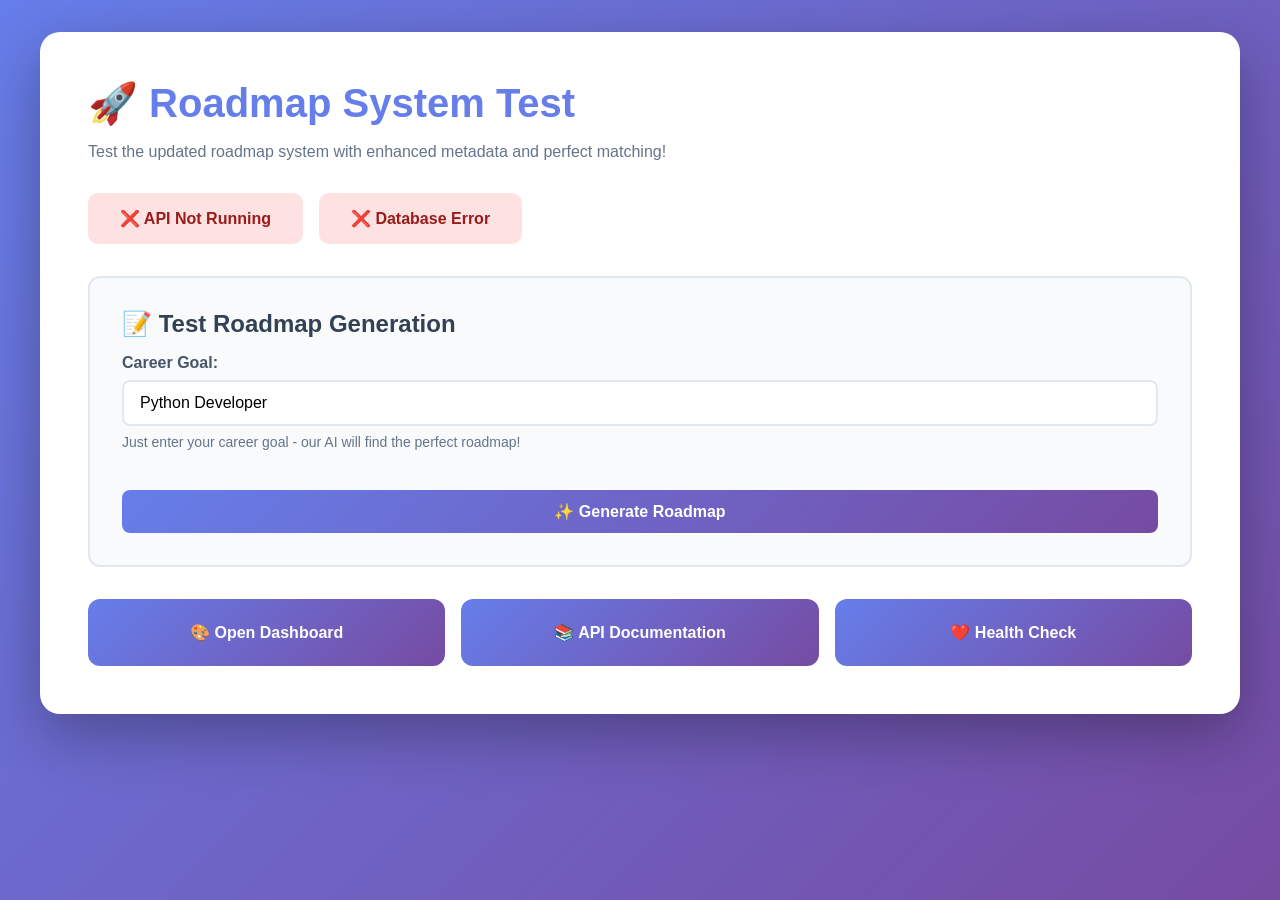
<file: test_roadmap_browser.html>
<!DOCTYPE html>
<html lang="en">
<head>
    <meta charset="UTF-8">
    <meta name="viewport" content="width=device-width, initial-scale=1.0">
    <title>Roadmap System Test</title>
    <style>
        * {
            margin: 0;
            padding: 0;
            box-sizing: border-box;
        }
        
        body {
            font-family: 'Segoe UI', Tahoma, Geneva, Verdana, sans-serif;
            background: linear-gradient(135deg, #667eea 0%, #764ba2 100%);
            min-height: 100vh;
            padding: 2rem;
        }
        
        .container {
            max-width: 1200px;
            margin: 0 auto;
            background: white;
            border-radius: 20px;
            padding: 3rem;
            box-shadow: 0 20px 60px rgba(0, 0, 0, 0.3);
        }
        
        h1 {
            color: #667eea;
            margin-bottom: 1rem;
            font-size: 2.5rem;
        }
        
        .status {
            display: flex;
            gap: 1rem;
            margin-bottom: 2rem;
            flex-wrap: wrap;
        }
        
        .status-item {
            padding: 1rem 2rem;
            border-radius: 10px;
            font-weight: 600;
            display: flex;
            align-items: center;
            gap: 0.5rem;
        }
        
        .status-item.checking {
            background: #fef3c7;
            color: #92400e;
        }
        
        .status-item.success {
            background: #d1fae5;
            color: #065f46;
        }
        
        .status-item.error {
            background: #fee2e2;
            color: #991b1b;
        }
        
        .test-section {
            margin-bottom: 2rem;
            padding: 2rem;
            background: #f8fafc;
            border-radius: 12px;
            border: 2px solid #e2e8f0;
        }
        
        h2 {
            color: #334155;
            margin-bottom: 1rem;
            font-size: 1.5rem;
        }
        
        .test-item {
            margin-bottom: 1.5rem;
        }
        
        label {
            display: block;
            font-weight: 600;
            margin-bottom: 0.5rem;
            color: #475569;
        }
        
        input, select, button {
            width: 100%;
            padding: 0.75rem 1rem;
            border: 2px solid #e2e8f0;
            border-radius: 8px;
            font-size: 1rem;
        }
        
        button {
            background: linear-gradient(135deg, #667eea, #764ba2);
            color: white;
            font-weight: 600;
            cursor: pointer;
            border: none;
            transition: transform 0.2s, box-shadow 0.2s;
            margin-top: 1rem;
        }
        
        button:hover {
            transform: translateY(-2px);
            box-shadow: 0 10px 20px rgba(102, 126, 234, 0.3);
        }
        
        button:disabled {
            background: #cbd5e1;
            cursor: not-allowed;
            transform: none;
        }
        
        .result {
            margin-top: 1.5rem;
            padding: 1.5rem;
            background: white;
            border-radius: 8px;
            border-left: 4px solid #667eea;
        }
        
        .result h3 {
            color: #667eea;
            margin-bottom: 1rem;
        }
        
        .result pre {
            background: #1e293b;
            color: #e2e8f0;
            padding: 1rem;
            border-radius: 6px;
            overflow-x: auto;
            font-size: 0.875rem;
            line-height: 1.5;
        }
        
        .badge {
            display: inline-block;
            padding: 0.25rem 0.75rem;
            border-radius: 12px;
            font-size: 0.875rem;
            font-weight: 600;
            margin-right: 0.5rem;
        }
        
        .badge.success {
            background: #d1fae5;
            color: #065f46;
        }
        
        .badge.info {
            background: #dbeafe;
            color: #1e40af;
        }
        
        .quick-links {
            display: grid;
            grid-template-columns: repeat(auto-fit, minmax(250px, 1fr));
            gap: 1rem;
            margin-top: 2rem;
        }
        
        .quick-link {
            padding: 1.5rem;
            background: linear-gradient(135deg, #667eea, #764ba2);
            color: white;
            text-decoration: none;
            border-radius: 12px;
            text-align: center;
            font-weight: 600;
            transition: transform 0.2s, box-shadow 0.2s;
        }
        
        .quick-link:hover {
            transform: translateY(-2px);
            box-shadow: 0 10px 20px rgba(102, 126, 234, 0.3);
        }
        
        .spinner {
            border: 3px solid #f3f3f3;
            border-top: 3px solid #667eea;
            border-radius: 50%;
            width: 20px;
            height: 20px;
            animation: spin 1s linear infinite;
            display: inline-block;
        }
        
        @keyframes spin {
            0% { transform: rotate(0deg); }
            100% { transform: rotate(360deg); }
        }
    </style>
</head>
<body>
    <div class="container">
        <h1>🚀 Roadmap System Test</h1>
        <p style="color: #64748b; margin-bottom: 2rem;">Test the updated roadmap system with enhanced metadata and perfect matching!</p>
        
        <div class="status">
            <div class="status-item" id="apiStatus">
                <div class="spinner"></div>
                Checking API...
            </div>
            <div class="status-item" id="dbStatus">
                <div class="spinner"></div>
                Checking Database...
            </div>
        </div>
        
        <div class="test-section">
            <h2>📝 Test Roadmap Generation</h2>
            
            <div class="test-item">
                <label for="goalInput">Career Goal:</label>
                <input type="text" id="goalInput" placeholder="e.g., Python Developer, Full Stack Developer, AI Engineer" value="Python Developer">
                <p style="color: #64748b; font-size: 0.875rem; margin-top: 0.5rem;">
                    Just enter your career goal - our AI will find the perfect roadmap!
                </p>
            </div>
            
            <button onclick="testRoadmapGeneration()" id="generateBtn">
                ✨ Generate Roadmap
            </button>
            
            <div id="result" style="display: none;"></div>
        </div>
        
        <div class="quick-links">
            <a href="http://localhost:5173" target="_blank" class="quick-link">
                🎨 Open Dashboard
            </a>
            <a href="http://localhost:8000/docs" target="_blank" class="quick-link">
                📚 API Documentation
            </a>
            <a href="http://localhost:8000/health" target="_blank" class="quick-link">
                ❤️ Health Check
            </a>
        </div>
    </div>
    
    <script>
        const API_BASE = 'http://localhost:8000';
        
        // Check API status
        async function checkAPIStatus() {
            const statusDiv = document.getElementById('apiStatus');
            try {
                const response = await fetch(`${API_BASE}/health`);
                const data = await response.json();
                
                if (data.status === 'healthy') {
                    statusDiv.className = 'status-item success';
                    statusDiv.innerHTML = '✅ API Running';
                } else {
                    throw new Error('API unhealthy');
                }
            } catch (error) {
                statusDiv.className = 'status-item error';
                statusDiv.innerHTML = '❌ API Not Running';
            }
        }
        
        // Check database status
        async function checkDBStatus() {
            const statusDiv = document.getElementById('dbStatus');
            try {
                const response = await fetch(`${API_BASE}/api/roadmap/roadmaps/domains`);
                const data = await response.json();
                
                if (data.domains && data.domains.length > 0) {
                    statusDiv.className = 'status-item success';
                    statusDiv.innerHTML = `✅ Database (${data.domains.length} domains)`;
                } else {
                    throw new Error('No domains found');
                }
            } catch (error) {
                statusDiv.className = 'status-item error';
                statusDiv.innerHTML = '❌ Database Error';
            }
        }
        
        // Test roadmap generation
        async function testRoadmapGeneration() {
            const goal = document.getElementById('goalInput').value;
            const resultDiv = document.getElementById('result');
            const btn = document.getElementById('generateBtn');
            
            if (!goal.trim()) {
                alert('Please enter a goal');
                return;
            }
            
            btn.disabled = true;
            btn.innerHTML = '<div class="spinner"></div> Generating...';
            resultDiv.style.display = 'none';
            
            try {
                const response = await fetch(`${API_BASE}/api/roadmap/generate-roadmap`, {
                    method: 'POST',
                    headers: {
                        'Content-Type': 'application/json'
                    },
                    body: JSON.stringify({
                        goal: goal,
                        domain: null,  // Let AI find best match
                        user_id: 'test_user'
                    })
                });
                
                const data = await response.json();
                
                // Display result
                resultDiv.style.display = 'block';
                resultDiv.innerHTML = `
                    <h3>✨ Roadmap Generated Successfully!</h3>
                    
                    <div style="margin: 1rem 0;">
                        <span class="badge success">✅ ${data.difficulty || 'Intermediate'}</span>
                        <span class="badge info">⏱️ ${data.estimated_hours || 300} hours</span>
                        <span class="badge info">📚 ${data.domain}</span>
                        ${data.match_score ? `<span class="badge info">✨ ${Math.round(data.match_score * 100)}% match</span>` : ''}
                    </div>
                    
                    <p><strong>Title:</strong> ${data.title}</p>
                    <p><strong>Steps:</strong> ${data.steps.length} categories</p>
                    <p><strong>Total Skills:</strong> ${data.steps.reduce((acc, step) => acc + step.skills.length, 0)}</p>
                    
                    ${data.prerequisites ? `
                        <p style="margin-top: 1rem;"><strong>📋 Prerequisites:</strong></p>
                        <p style="color: #64748b; font-size: 0.9rem;">${data.prerequisites}</p>
                    ` : ''}
                    
                    ${data.learning_outcomes ? `
                        <p style="margin-top: 1rem;"><strong>🎯 Learning Outcomes:</strong></p>
                        <p style="color: #64748b; font-size: 0.9rem;">${data.learning_outcomes}</p>
                    ` : ''}
                    
                    <details style="margin-top: 1rem;">
                        <summary style="cursor: pointer; font-weight: 600; color: #667eea;">View Full Response</summary>
                        <pre>${JSON.stringify(data, null, 2)}</pre>
                    </details>
                `;
                
            } catch (error) {
                resultDiv.style.display = 'block';
                resultDiv.innerHTML = `
                    <h3 style="color: #dc2626;">❌ Error</h3>
                    <p>${error.message}</p>
                `;
            } finally {
                btn.disabled = false;
                btn.innerHTML = '✨ Generate Roadmap';
            }
        }
        
        // Run checks on load
        window.addEventListener('DOMContentLoaded', () => {
            checkAPIStatus();
            checkDBStatus();
        });
    </script>
</body>
</html>
</file>
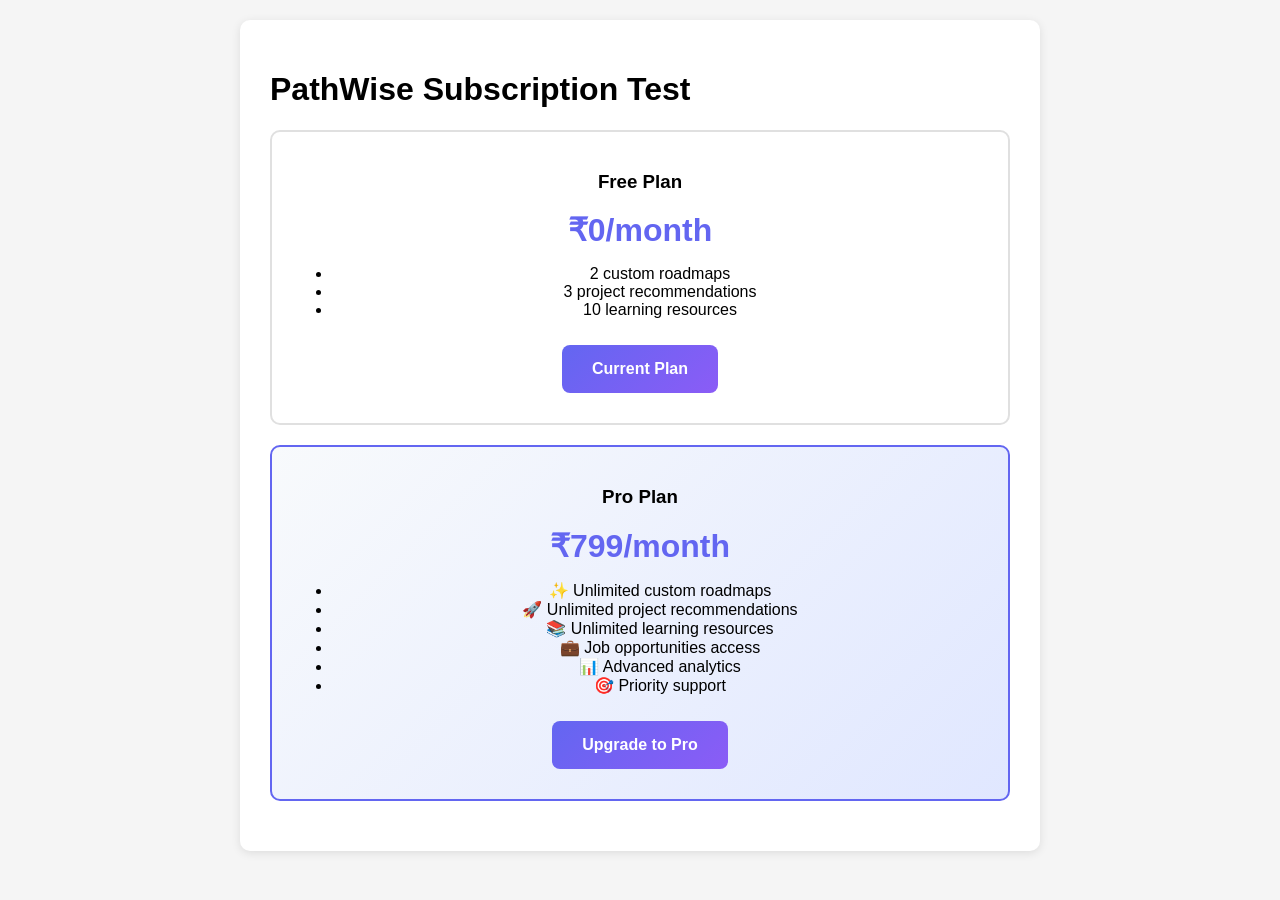
<file: test_subscription.html>
<!DOCTYPE html>
<html lang="en">
<head>
    <meta charset="UTF-8">
    <meta name="viewport" content="width=device-width, initial-scale=1.0">
    <title>Test Subscription</title>
    <script src="https://checkout.razorpay.com/v1/checkout.js"></script>
    <style>
        body {
            font-family: Arial, sans-serif;
            max-width: 800px;
            margin: 0 auto;
            padding: 20px;
            background: #f5f5f5;
        }
        .container {
            background: white;
            padding: 30px;
            border-radius: 10px;
            box-shadow: 0 2px 10px rgba(0,0,0,0.1);
        }
        .plan-card {
            border: 2px solid #e0e0e0;
            border-radius: 10px;
            padding: 20px;
            margin: 20px 0;
            text-align: center;
        }
        .plan-card.pro {
            border-color: #6366f1;
            background: linear-gradient(135deg, #f8fafc, #e0e7ff);
        }
        .price {
            font-size: 2rem;
            font-weight: bold;
            color: #6366f1;
            margin: 10px 0;
        }
        .upgrade-btn {
            background: linear-gradient(135deg, #6366f1, #8b5cf6);
            color: white;
            border: none;
            padding: 15px 30px;
            border-radius: 8px;
            font-size: 1rem;
            font-weight: 600;
            cursor: pointer;
            margin: 10px;
        }
        .upgrade-btn:hover {
            transform: translateY(-2px);
            box-shadow: 0 4px 12px rgba(99, 102, 241, 0.3);
        }
        .status {
            margin-top: 20px;
            padding: 15px;
            border-radius: 8px;
            display: none;
        }
        .success { background: #d1fae5; color: #065f46; }
        .error { background: #fee2e2; color: #dc2626; }
    </style>
</head>
<body>
    <div class="container">
        <h1>PathWise Subscription Test</h1>
        
        <div class="plan-card">
            <h3>Free Plan</h3>
            <div class="price">₹0/month</div>
            <ul>
                <li>2 custom roadmaps</li>
                <li>3 project recommendations</li>
                <li>10 learning resources</li>
            </ul>
            <button class="upgrade-btn" disabled>Current Plan</button>
        </div>

        <div class="plan-card pro">
            <h3>Pro Plan</h3>
            <div class="price">₹799/month</div>
            <ul>
                <li>✨ Unlimited custom roadmaps</li>
                <li>🚀 Unlimited project recommendations</li>
                <li>📚 Unlimited learning resources</li>
                <li>💼 Job opportunities access</li>
                <li>📊 Advanced analytics</li>
                <li>🎯 Priority support</li>
            </ul>
            <button class="upgrade-btn" onclick="upgradeToPro()">Upgrade to Pro</button>
        </div>

        <div id="status" class="status"></div>
    </div>

    <script>
        const API_BASE_URL = 'http://localhost:8005/api/subscription';
        const TEST_USER_ID = 'test_user_123';

        function showStatus(message, type) {
            const status = document.getElementById('status');
            status.textContent = message;
            status.className = `status ${type}`;
            status.style.display = 'block';
        }

        async function upgradeToPro() {
            try {
                showStatus('Creating order...', 'success');
                
                // Create Razorpay order
                const response = await fetch(`${API_BASE_URL}/create-order`, {
                    method: 'POST',
                    headers: {
                        'Content-Type': 'application/json',
                    },
                    body: JSON.stringify({
                        user_id: TEST_USER_ID,
                        plan: 'pro'
                    }),
                });
                
                const data = await response.json();
                
                if (!response.ok) {
                    throw new Error(data.detail || 'Failed to create order');
                }
                
                // Configure Razorpay options
                const options = {
                    key: data.key,
                    amount: data.amount,
                    currency: data.currency,
                    name: data.name,
                    description: data.description,
                    order_id: data.order_id,
                    prefill: data.prefill,
                    theme: data.theme,
                    handler: async function (response) {
                        try {
                            showStatus('Verifying payment...', 'success');
                            
                            // Verify payment
                            const verifyResponse = await fetch(`${API_BASE_URL}/verify-payment`, {
                                method: 'POST',
                                headers: {
                                    'Content-Type': 'application/json',
                                },
                                body: JSON.stringify({
                                    razorpay_order_id: response.razorpay_order_id,
                                    razorpay_payment_id: response.razorpay_payment_id,
                                    razorpay_signature: response.razorpay_signature,
                                    user_id: TEST_USER_ID,
                                    plan: 'pro'
                                }),
                            });
                            
                            const verifyData = await verifyResponse.json();
                            
                            if (verifyResponse.ok) {
                                showStatus('🎉 Payment successful! You are now a Pro user!', 'success');
                                setTimeout(() => {
                                    location.reload();
                                }, 2000);
                            } else {
                                throw new Error(verifyData.detail || 'Payment verification failed');
                            }
                        } catch (err) {
                            showStatus('Payment verification failed: ' + err.message, 'error');
                        }
                    },
                    modal: {
                        ondismiss: function() {
                            showStatus('Payment cancelled', 'error');
                        }
                    }
                };
                
                const razorpay = new Razorpay(options);
                razorpay.open();
                
            } catch (err) {
                showStatus('Error: ' + err.message, 'error');
            }
        }
    </script>
</body>
</html>
</file>
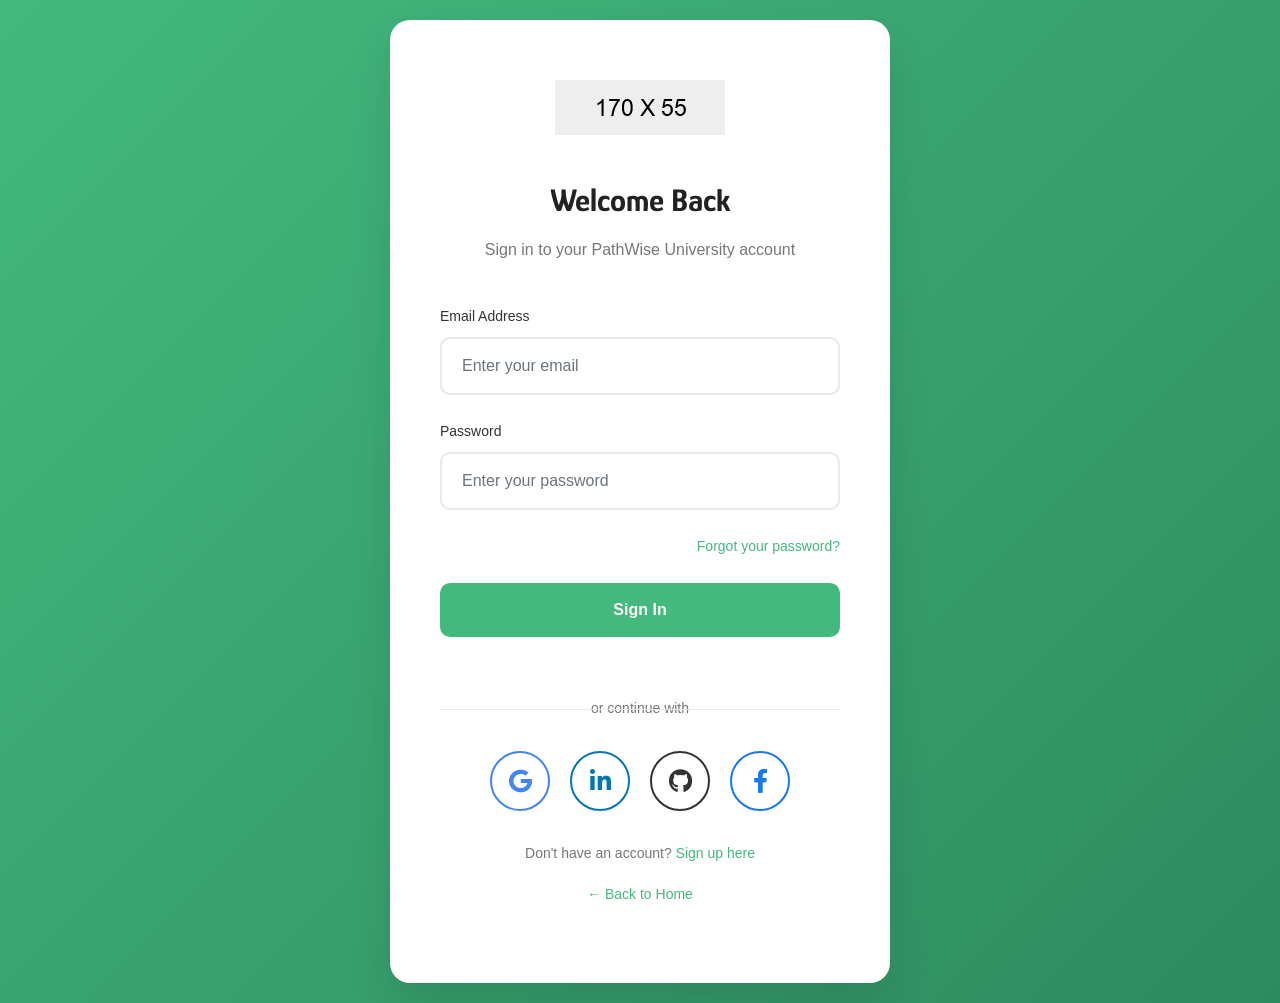
<file: landing-page/login.html>
<!DOCTYPE html>
<html>
<head>
<meta charset="utf-8">
<title>PathWise University | Login</title>

<!-- Stylesheets -->
<link href="css/bootstrap.css" rel="stylesheet">
<link href="css/style.css" rel="stylesheet">
<link href="css/responsive.css" rel="stylesheet">

<link href="https://fonts.googleapis.com/css2?family=Glory:wght@100;300;400;500;600;700;800&family=Lato:wght@100;300;400;700;900&display=swap" rel="stylesheet">

<link rel="shortcut icon" href="images/favicon.png" type="image/x-icon">
<link rel="icon" href="images/favicon.png" type="image/x-icon">

<!-- Responsive -->
<meta http-equiv="X-UA-Compatible" content="IE=edge">
<meta name="viewport" content="width=device-width, initial-scale=1.0, maximum-scale=1.0, user-scalable=0">

<!-- Font Awesome for social icons -->
<link rel="stylesheet" href="https://cdnjs.cloudflare.com/ajax/libs/font-awesome/6.0.0/css/all.min.css">

<!--[if lt IE 9]><script src="https://cdnjs.cloudflare.com/ajax/libs/html5shiv/3.7.3/html5shiv.js"></script><![endif]-->
<!--[if lt IE 9]><script src="js/respond.js"></script><![endif]-->

<style>
.auth-container {
    min-height: 100vh;
    display: flex;
    align-items: center;
    justify-content: center;
    background: linear-gradient(135deg, #43b97e 0%, #2e8b5f 100%);
    padding: 20px;
}

.auth-card {
    background: #ffffff;
    border-radius: 20px;
    box-shadow: 0 20px 40px rgba(0, 0, 0, 0.1);
    padding: 60px 50px;
    width: 100%;
    max-width: 500px;
    text-align: center;
}

.auth-logo {
    margin-bottom: 40px;
}

.auth-logo img {
    max-height: 80px;
}

.auth-title {
    font-size: 32px;
    font-weight: 700;
    color: #222222;
    margin-bottom: 10px;
    font-family: 'Glory', sans-serif;
}

.auth-subtitle {
    color: #777777;
    margin-bottom: 40px;
    font-size: 16px;
}

.form-group {
    margin-bottom: 25px;
    text-align: left;
}

.form-group label {
    display: block;
    margin-bottom: 8px;
    color: #333333;
    font-weight: 500;
}

.form-control {
    width: 100%;
    padding: 15px 20px;
    border: 2px solid #e8e8e8;
    border-radius: 10px;
    font-size: 16px;
    transition: all 0.3s ease;
}

.form-control:focus {
    outline: none;
    border-color: #43b97e;
    box-shadow: 0 0 0 3px rgba(67, 185, 126, 0.1);
}

.btn-auth {
    width: 100%;
    padding: 15px;
    background-color: #43b97e;
    border: none;
    border-radius: 10px;
    color: white;
    font-size: 16px;
    font-weight: 600;
    cursor: pointer;
    transition: all 0.3s ease;
    margin-bottom: 30px;
}

.btn-auth:hover {
    background-color: #2e8b5f;
    transform: translateY(-2px);
    box-shadow: 0 8px 20px rgba(67, 185, 126, 0.3);
}

.divider {
    position: relative;
    margin: 30px 0;
    text-align: center;
}

.divider::before {
    content: '';
    position: absolute;
    top: 50%;
    left: 0;
    right: 0;
    height: 1px;
    background: #e8e8e8;
}

.divider span {
    background: white;
    padding: 0 20px;
    color: #777777;
    font-size: 14px;
}

.social-login {
    display: flex;
    justify-content: center;
    gap: 20px;
    margin-bottom: 30px;
}

.btn-social {
    display: flex;
    align-items: center;
    justify-content: center;
    width: 60px;
    height: 60px;
    border: 2px solid #e8e8e8;
    border-radius: 50%;
    text-decoration: none;
    font-size: 24px;
    transition: all 0.3s ease;
    position: relative;
}

.btn-social:hover {
    text-decoration: none;
    transform: translateY(-2px);
    box-shadow: 0 5px 15px rgba(0, 0, 0, 0.1);
}

.btn-google {
    color: #4285f4;
    border-color: #4285f4;
}

.btn-google:hover {
    background-color: #4285f4;
    color: white;
}

.btn-linkedin {
    color: #0077b5;
    border-color: #0077b5;
}

.btn-linkedin:hover {
    background-color: #0077b5;
    color: white;
}

.btn-github {
    color: #333333;
    border-color: #333333;
}

.btn-github:hover {
    background-color: #333333;
    color: white;
}

.btn-facebook {
    color: #1877f2;
    border-color: #1877f2;
}

.btn-facebook:hover {
    background-color: #1877f2;
    color: white;
}

.auth-links {
    text-align: center;
    margin-top: 30px;
}

.auth-links a {
    color: #43b97e;
    text-decoration: none;
    font-weight: 500;
}

.auth-links a:hover {
    text-decoration: underline;
}

.forgot-password {
    text-align: right;
    margin-bottom: 25px;
}

.forgot-password a {
    color: #43b97e;
    text-decoration: none;
    font-size: 14px;
}

.forgot-password a:hover {
    text-decoration: underline;
}

@media (max-width: 768px) {
    .auth-card {
        padding: 40px 30px;
        margin: 20px;
    }
    
    .auth-title {
        font-size: 28px;
    }
}
</style>

</head>

<body>

<div class="page-wrapper">
    
    <!-- Login Container -->
    <div class="auth-container">
        <div class="auth-card">
            
            <!-- Logo -->
            <div class="auth-logo">
                <img src="images/logo-2.png" alt="PathWise University" title="PathWise University">
            </div>
            
            <!-- Title -->
            <h2 class="auth-title">Welcome Back</h2>
            <p class="auth-subtitle">Sign in to your PathWise University account</p>
            
            <!-- Login Form -->
            <form id="loginForm">
                <div class="form-group">
                    <label for="email">Email Address</label>
                    <input type="email" id="email" name="email" class="form-control" placeholder="Enter your email" required>
                </div>
                
                <div class="form-group">
                    <label for="password">Password</label>
                    <input type="password" id="password" name="password" class="form-control" placeholder="Enter your password" required>
                </div>
                
                <div class="forgot-password">
                    <a href="#">Forgot your password?</a>
                </div>
                
                <button type="submit" class="btn-auth">Sign In</button>
            </form>
            
            <!-- Divider -->
            <div class="divider">
                <span>or continue with</span>
            </div>
            
            <!-- Social Login -->
            <div class="social-login">
                <a href="#" class="btn-social btn-google" title="Continue with Google">
                    <i class="fab fa-google"></i>
                </a>
                <a href="#" class="btn-social btn-linkedin" title="Continue with LinkedIn">
                    <i class="fab fa-linkedin-in"></i>
                </a>
                <a href="#" class="btn-social btn-github" title="Continue with GitHub">
                    <i class="fab fa-github"></i>
                </a>
                <a href="#" class="btn-social btn-facebook" title="Continue with Facebook">
                    <i class="fab fa-facebook-f"></i>
                </a>
            </div>
            
            <!-- Register Link -->
            <div class="auth-links">
                <p>Don't have an account? <a href="register.html">Sign up here</a></p>
                <p><a href="index.html">← Back to Home</a></p>
            </div>
            
        </div>
    </div>
    
</div>

<!-- jQuery -->
<script src="js/jquery.js"></script>
<script src="js/popper.min.js"></script>
<script src="js/bootstrap.min.js"></script>

<script>
// Form submission handler
document.getElementById('loginForm').addEventListener('submit', async function(e) {
    e.preventDefault();
    
    const email = document.getElementById('email').value;
    const password = document.getElementById('password').value;
    
    try {
        const response = await fetch('http://localhost:8000/auth/login', {
            method: 'POST',
            headers: {
                'Content-Type': 'application/json',
            },
            body: JSON.stringify({ email, password })
        });
        
        const data = await response.json();
        
        if (response.ok) {
            // Store token and redirect to dashboard
            localStorage.setItem('access_token', data.access_token);
            window.location.href = 'http://localhost:5173/dashboard';
        } else {
            alert(data.detail || 'Login failed');
        }
    } catch (error) {
        console.error('Login error:', error);
        alert('Network error. Please check if the server is running.');
    }
});

// Social login handlers
document.querySelectorAll('.btn-social').forEach(btn => {
    btn.addEventListener('click', function(e) {
        e.preventDefault();
        const provider = this.getAttribute('title').replace('Continue with ', '').toLowerCase();
        // Redirect to OAuth endpoint
        window.location.href = `http://localhost:8000/auth/${provider}`;
    });
});
</script>

</body>
</html>
</file>
<file: landing-page/css/landing.css>
/* Reset & Base Styles */
* {
    margin: 0;
    padding: 0;
    box-sizing: border-box;
}

:root {
    --primary: #6366f1;
    --primary-dark: #4f46e5;
    --primary-light: #818cf8;
    --secondary: #8b5cf6;
    --accent: #ec4899;
    --dark: #0f172a;
    --dark-light: #1e293b;
    --gray: #64748b;
    --gray-light: #cbd5e1;
    --white: #ffffff;
    --background: #f8fafc;
    --success: #10b981;
    --warning: #f59e0b;
}

body {
    font-family: 'Inter', -apple-system, BlinkMacSystemFont, 'Segoe UI', sans-serif;
    color: var(--dark);
    background: var(--white);
    line-height: 1.6;
    overflow-x: hidden;
}

.container {
    max-width: 1200px;
    margin: 0 auto;
    padding: 0 24px;
}

/* Navigation */
.navbar {
    position: fixed;
    top: 0;
    left: 0;
    right: 0;
    background: rgba(255, 255, 255, 0.9);
    backdrop-filter: blur(10px);
    border-bottom: 1px solid rgba(0, 0, 0, 0.05);
    z-index: 1000;
    padding: 16px 0;
}

.nav-wrapper {
    display: flex;
    align-items: center;
    justify-content: space-between;
}

.logo {
    display: flex;
    align-items: center;
    gap: 8px;
    font-size: 24px;
    font-weight: 800;
    color: var(--dark);
}

.logo-icon {
    font-size: 28px;
}

.nav-links {
    display: flex;
    list-style: none;
    gap: 32px;
}

.nav-links a {
    text-decoration: none;
    color: var(--gray);
    font-weight: 500;
    transition: color 0.3s;
}

.nav-links a:hover {
    color: var(--primary);
}

.nav-buttons {
    display: flex;
    gap: 12px;
}

.mobile-menu-btn {
    display: none;
    background: none;
    border: none;
    font-size: 24px;
    cursor: pointer;
}

/* Buttons */
.btn-secondary,
.btn-primary,
.btn-hero-primary,
.btn-hero-secondary,
.btn-cta-primary,
.btn-cta-secondary,
.btn-form-submit {
    padding: 12px 24px;
    border-radius: 12px;
    text-decoration: none;
    font-weight: 600;
    transition: all 0.3s;
    display: inline-block;
    cursor: pointer;
    border: none;
    font-size: 16px;
}

.btn-secondary {
    color: var(--dark);
    background: transparent;
}

.btn-secondary:hover {
    background: var(--background);
}

.btn-primary {
    background: var(--primary);
    color: var(--white);
}

.btn-primary:hover {
    background: var(--primary-dark);
    transform: translateY(-2px);
    box-shadow: 0 10px 20px rgba(99, 102, 241, 0.3);
}

/* Hero Section */
.hero {
    position: relative;
    min-height: 100vh;
    padding: 120px 0 80px;
    background: linear-gradient(135deg, #667eea 0%, #764ba2 100%);
    overflow: hidden;
}

.hero-gradient {
    position: absolute;
    top: 0;
    left: 0;
    right: 0;
    bottom: 0;
    background: 
        radial-gradient(circle at 20% 50%, rgba(139, 92, 246, 0.3) 0%, transparent 50%),
        radial-gradient(circle at 80% 80%, rgba(236, 72, 153, 0.3) 0%, transparent 50%);
}

.hero-content {
    position: relative;
    display: grid;
    grid-template-columns: 1fr 1fr;
    gap: 60px;
    align-items: center;
}

.hero-text {
    color: var(--white);
}

.badge {
    display: inline-block;
    padding: 8px 16px;
    background: rgba(255, 255, 255, 0.2);
    backdrop-filter: blur(10px);
    border-radius: 20px;
    font-size: 14px;
    font-weight: 600;
    margin-bottom: 24px;
}

.hero-title {
    font-size: 56px;
    font-weight: 900;
    line-height: 1.1;
    margin-bottom: 24px;
}

.gradient-text {
    background: linear-gradient(135deg, #ffd700, #ffed4e);
    -webkit-background-clip: text;
    -webkit-text-fill-color: transparent;
    background-clip: text;
}

.hero-description {
    font-size: 20px;
    line-height: 1.6;
    opacity: 0.95;
    margin-bottom: 32px;
}

.hero-buttons {
    display: flex;
    gap: 16px;
    margin-bottom: 48px;
}

.btn-hero-primary {
    background: var(--white);
    color: var(--primary);
    padding: 16px 32px;
    font-size: 18px;
    display: flex;
    align-items: center;
    gap: 8px;
}

.btn-hero-primary:hover {
    transform: translateY(-2px);
    box-shadow: 0 20px 40px rgba(0, 0, 0, 0.2);
}

.btn-hero-secondary {
    background: transparent;
    color: var(--white);
    border: 2px solid rgba(255, 255, 255, 0.3);
    padding: 16px 32px;
    font-size: 18px;
}

.btn-hero-secondary:hover {
    background: rgba(255, 255, 255, 0.1);
    border-color: rgba(255, 255, 255, 0.5);
}

.arrow {
    transition: transform 0.3s;
}

.btn-hero-primary:hover .arrow {
    transform: translateX(4px);
}

.hero-stats {
    display: flex;
    gap: 48px;
}

.stat {
    text-align: left;
}

.stat-number {
    font-size: 36px;
    font-weight: 800;
    margin-bottom: 4px;
}

.stat-label {
    font-size: 14px;
    opacity: 0.9;
}

/* Hero Visual */
.hero-visual {
    position: relative;
    height: 500px;
}

.floating-card {
    position: absolute;
    background: rgba(255, 255, 255, 0.95);
    backdrop-filter: blur(10px);
    border-radius: 16px;
    padding: 20px;
    box-shadow: 0 20px 60px rgba(0, 0, 0, 0.2);
    display: flex;
    gap: 16px;
    align-items: center;
    animation: float 3s ease-in-out infinite;
}

.card-1 {
    top: 50px;
    left: 0;
    animation-delay: 0s;
}

.card-2 {
    top: 200px;
    right: 50px;
    animation-delay: 0.5s;
}

.card-3 {
    bottom: 80px;
    left: 80px;
    animation-delay: 1s;
}

@keyframes float {
    0%, 100% {
        transform: translateY(0);
    }
    50% {
        transform: translateY(-20px);
    }
}

.card-icon {
    font-size: 32px;
}

.card-title {
    font-weight: 600;
    color: var(--dark);
    margin-bottom: 8px;
}

.card-progress {
    width: 120px;
    height: 8px;
    background: var(--gray-light);
    border-radius: 4px;
    overflow: hidden;
}

.progress-bar {
    height: 100%;
    background: linear-gradient(90deg, var(--primary), var(--secondary));
    border-radius: 4px;
}

.card-number {
    font-size: 20px;
    font-weight: 700;
    color: var(--success);
}

.card-status {
    color: var(--success);
    font-weight: 500;
}

.hero-circle {
    position: absolute;
    border-radius: 50%;
    background: rgba(255, 255, 255, 0.1);
    animation: pulse 4s ease-in-out infinite;
}

.circle-1 {
    width: 300px;
    height: 300px;
    top: -100px;
    right: -50px;
}

.circle-2 {
    width: 200px;
    height: 200px;
    bottom: -50px;
    right: 100px;
    animation-delay: 1s;
}

.circle-3 {
    width: 150px;
    height: 150px;
    top: 50%;
    right: -30px;
    animation-delay: 2s;
}

@keyframes pulse {
    0%, 100% {
        transform: scale(1);
        opacity: 0.3;
    }
    50% {
        transform: scale(1.1);
        opacity: 0.5;
    }
}

/* Section Styles */
section {
    padding: 100px 0;
}

.section-header {
    text-align: center;
    margin-bottom: 60px;
}

.section-badge {
    display: inline-block;
    padding: 8px 16px;
    background: linear-gradient(135deg, var(--primary-light), var(--secondary));
    color: var(--white);
    border-radius: 20px;
    font-size: 14px;
    font-weight: 600;
    margin-bottom: 16px;
}

.section-title {
    font-size: 42px;
    font-weight: 800;
    margin-bottom: 16px;
    color: var(--dark);
}

.section-description {
    font-size: 18px;
    color: var(--gray);
    max-width: 600px;
    margin: 0 auto;
}

/* Features Section */
.features {
    background: var(--background);
}

.features-grid {
    display: grid;
    grid-template-columns: repeat(3, 1fr);
    gap: 30px;
}

.feature-card {
    background: var(--white);
    padding: 36px;
    border-radius: 20px;
    border: 2px solid transparent;
    transition: all 0.3s;
    position: relative;
}

.feature-card:hover {
    border-color: var(--primary);
    transform: translateY(-8px);
    box-shadow: 0 20px 60px rgba(99, 102, 241, 0.2);
}

.feature-card.featured {
    background: linear-gradient(135deg, var(--primary), var(--secondary));
    color: var(--white);
}

.feature-badge {
    position: absolute;
    top: 16px;
    right: 16px;
    padding: 4px 12px;
    background: rgba(255, 255, 255, 0.2);
    border-radius: 12px;
    font-size: 12px;
    font-weight: 600;
}

.feature-icon {
    font-size: 48px;
    margin-bottom: 20px;
}

.feature-title {
    font-size: 22px;
    font-weight: 700;
    margin-bottom: 12px;
}

.feature-card.featured .feature-title,
.feature-card.featured .feature-description,
.feature-card.featured .feature-list {
    color: var(--white);
}

.feature-description {
    color: var(--gray);
    margin-bottom: 20px;
    line-height: 1.6;
}

.feature-list {
    list-style: none;
}

.feature-list li {
    padding: 8px 0;
    padding-left: 24px;
    position: relative;
    color: var(--gray);
}

.feature-card.featured .feature-list li {
    color: rgba(255, 255, 255, 0.9);
}

.feature-list li:before {
    content: "✓";
    position: absolute;
    left: 0;
    color: var(--success);
    font-weight: bold;
}

.feature-card.featured .feature-list li:before {
    color: var(--white);
}

/* How It Works */
.how-it-works {
    background: var(--white);
}

.steps-container {
    display: flex;
    align-items: flex-start;
    justify-content: space-between;
    max-width: 1200px;
    margin: 0 auto;
}

.step {
    flex: 1;
    text-align: center;
    position: relative;
}

.step-number {
    width: 60px;
    height: 60px;
    background: linear-gradient(135deg, var(--primary), var(--secondary));
    color: var(--white);
    border-radius: 50%;
    display: flex;
    align-items: center;
    justify-content: center;
    font-size: 24px;
    font-weight: 800;
    margin: 0 auto 24px;
}

.step-icon {
    font-size: 48px;
    margin-bottom: 16px;
}

.step-title {
    font-size: 22px;
    font-weight: 700;
    margin-bottom: 12px;
    color: var(--dark);
}

.step-description {
    color: var(--gray);
    line-height: 1.6;
    padding: 0 16px;
}

.step-connector {
    width: 100px;
    height: 2px;
    background: linear-gradient(90deg, var(--primary), var(--secondary));
    margin-top: 30px;
    position: relative;
}

.step-connector:after {
    content: "→";
    position: absolute;
    right: -10px;
    top: -10px;
    color: var(--primary);
    font-size: 20px;
}

/* Benefits Section */
.benefits {
    background: var(--background);
}

.benefits-content {
    display: grid;
    grid-template-columns: 1fr 1fr;
    gap: 80px;
    align-items: center;
}

.benefits-description {
    font-size: 18px;
    color: var(--gray);
    margin-bottom: 32px;
    line-height: 1.6;
}

.benefit-items {
    display: flex;
    flex-direction: column;
    gap: 24px;
}

.benefit-item {
    display: flex;
    gap: 20px;
}

.benefit-icon {
    font-size: 32px;
    min-width: 48px;
}

.benefit-content h4 {
    font-size: 18px;
    font-weight: 700;
    margin-bottom: 8px;
    color: var(--dark);
}

.benefit-content p {
    color: var(--gray);
}

.benefits-visual {
    position: relative;
}

.benefit-card {
    background: var(--white);
    padding: 32px;
    border-radius: 20px;
    box-shadow: 0 20px 60px rgba(0, 0, 0, 0.1);
}

.card-animated {
    animation: float 3s ease-in-out infinite;
}

.benefit-card-header {
    display: flex;
    align-items: center;
    gap: 12px;
    margin-bottom: 24px;
}

.benefit-card-icon {
    font-size: 28px;
}

.benefit-card-title {
    font-size: 20px;
    font-weight: 700;
}

.benefit-stats {
    display: flex;
    gap: 32px;
    margin-bottom: 24px;
}

.benefit-stat-label {
    font-size: 14px;
    color: var(--gray);
    margin-bottom: 8px;
}

.benefit-stat-value {
    font-size: 32px;
    font-weight: 800;
    background: linear-gradient(135deg, var(--primary), var(--secondary));
    -webkit-background-clip: text;
    -webkit-text-fill-color: transparent;
    background-clip: text;
}

.benefit-graph {
    display: flex;
    gap: 8px;
    align-items: flex-end;
    height: 100px;
}

.graph-bar {
    flex: 1;
    background: linear-gradient(180deg, var(--primary), var(--secondary));
    border-radius: 4px;
    animation: growBar 1s ease-out;
}

@keyframes growBar {
    from {
        height: 0;
    }
}

/* CTA Section */
.cta {
    background: linear-gradient(135deg, var(--primary), var(--secondary));
    color: var(--white);
    text-align: center;
}

.cta-title {
    font-size: 42px;
    font-weight: 800;
    margin-bottom: 16px;
}

.cta-description {
    font-size: 20px;
    margin-bottom: 32px;
    opacity: 0.95;
}

.cta-buttons {
    display: flex;
    gap: 16px;
    justify-content: center;
    margin-bottom: 24px;
}

.btn-cta-primary {
    background: var(--white);
    color: var(--primary);
    padding: 16px 40px;
    font-size: 18px;
    display: inline-flex;
    align-items: center;
    gap: 8px;
}

.btn-cta-primary:hover {
    transform: translateY(-2px);
    box-shadow: 0 20px 40px rgba(0, 0, 0, 0.2);
}

.btn-cta-secondary {
    background: transparent;
    color: var(--white);
    border: 2px solid rgba(255, 255, 255, 0.3);
    padding: 16px 40px;
    font-size: 18px;
}

.btn-cta-secondary:hover {
    background: rgba(255, 255, 255, 0.1);
}

.cta-note {
    font-size: 14px;
    opacity: 0.8;
}

/* Contact Section */
.contact {
    background: var(--background);
}

.contact-grid {
    display: grid;
    grid-template-columns: 1fr 1fr;
    gap: 60px;
}

.contact-title {
    font-size: 32px;
    font-weight: 800;
    margin-bottom: 16px;
    color: var(--dark);
}

.contact-description {
    color: var(--gray);
    margin-bottom: 32px;
    line-height: 1.6;
}

.contact-items {
    display: flex;
    flex-direction: column;
    gap: 24px;
}

.contact-item {
    display: flex;
    gap: 16px;
    align-items: flex-start;
}

.contact-icon {
    font-size: 24px;
    min-width: 40px;
}

.contact-label {
    font-size: 14px;
    color: var(--gray);
    margin-bottom: 4px;
}

.contact-value {
    font-weight: 600;
    color: var(--dark);
}

.contact-form {
    display: flex;
    flex-direction: column;
    gap: 16px;
}

.form-group {
    display: flex;
    flex-direction: column;
}

.form-input {
    padding: 16px;
    border: 2px solid var(--gray-light);
    border-radius: 12px;
    font-size: 16px;
    font-family: inherit;
    transition: border-color 0.3s;
}

.form-input:focus {
    outline: none;
    border-color: var(--primary);
}

.btn-form-submit {
    background: var(--primary);
    color: var(--white);
    padding: 16px;
    width: 100%;
    font-size: 16px;
}

.btn-form-submit:hover {
    background: var(--primary-dark);
}

/* Footer */
.footer {
    background: var(--dark);
    color: var(--white);
    padding: 60px 0 24px;
}

.footer-content {
    display: grid;
    grid-template-columns: 2fr 3fr;
    gap: 60px;
    margin-bottom: 40px;
}

.footer-brand {
    display: flex;
    flex-direction: column;
    gap: 16px;
}

.footer-logo {
    display: flex;
    align-items: center;
    gap: 8px;
    font-size: 24px;
    font-weight: 800;
}

.footer-tagline {
    color: var(--gray-light);
    line-height: 1.6;
}

.footer-social {
    display: flex;
    gap: 16px;
}

.social-link {
    color: var(--gray-light);
    text-decoration: none;
    transition: color 0.3s;
}

.social-link:hover {
    color: var(--white);
}

.footer-links {
    display: grid;
    grid-template-columns: repeat(3, 1fr);
    gap: 40px;
}

.footer-column-title {
    font-size: 16px;
    font-weight: 700;
    margin-bottom: 16px;
}

.footer-list {
    list-style: none;
    display: flex;
    flex-direction: column;
    gap: 12px;
}

.footer-list a {
    color: var(--gray-light);
    text-decoration: none;
    transition: color 0.3s;
}

.footer-list a:hover {
    color: var(--white);
}

.footer-bottom {
    padding-top: 24px;
    border-top: 1px solid rgba(255, 255, 255, 0.1);
    text-align: center;
    color: var(--gray-light);
}

/* Responsive Design */
@media (max-width: 968px) {
    .nav-links {
        display: none;
    }

    .nav-buttons {
        display: none;
    }

    .mobile-menu-btn {
        display: block;
    }

    .hero-content {
        grid-template-columns: 1fr;
    }

    .hero-visual {
        display: none;
    }

    .hero-title {
        font-size: 42px;
    }

    .features-grid {
        grid-template-columns: 1fr;
    }

    .steps-container {
        flex-direction: column;
        gap: 40px;
    }

    .step-connector {
        display: none;
    }

    .benefits-content {
        grid-template-columns: 1fr;
    }

    .contact-grid {
        grid-template-columns: 1fr;
    }

    .footer-content {
        grid-template-columns: 1fr;
    }

    .footer-links {
        grid-template-columns: 1fr;
    }

    .cta-buttons {
        flex-direction: column;
    }

    .hero-buttons {
        flex-direction: column;
    }
}

@media (max-width: 640px) {
    .hero-title {
        font-size: 32px;
    }

    .section-title {
        font-size: 32px;
    }

    .hero-stats {
        gap: 24px;
    }

    .stat-number {
        font-size: 28px;
    }
}
</file>
<file: landing-page/css/style.css>
/* LeBari HTML Template */

/************ TABLE OF CONTENTS ***************
1. Fonts
2. Reset
3. Global
4. Main Header / Style Two
5. Banner Section / Two / Three
6. Instructor Section
7. Benefits Section
8. Feature Section / Two
9. Course Section
10. Career Section
11. Skill Section
12. Testimonial Section
13. News Section
14. Clients Section
15. Main Footer Section
16. Professional Section
17. Event Section
18. Goal Section
19. Contact Section
20. Page Title Section
21. Counter Section
22. Team Section
23. Faq Section
24. Profile Section
25. Membership Section
26. Course Filter Section
27. Course Detail Section
28. Blog Section
29. Blog Wudgets Section
30. Blog Detail Section
31. Not Found
32. Contact Form Section
33. Map Section
34. Donate Section

**********************************************/

/* 
	font-family: 'Lato', sans-serif;
	font-family: 'Noto Sans TC', sans-serif;
	font-family: 'Montserrat', sans-serif;
	
	HomePage-4 Font
	
	font-family: 'Glory', sans-serif;
	font-family: 'Lato', sans-serif;
	
*/

@import url('font-awesome.css');
@import url('flaticon.css');
@import url('animate.css');
@import url('owl.css');
@import url('animation.css');
@import url('jquery-ui.css');
@import url('custom-animate.css');
@import url('jquery.fancybox.min.css');
@import url('jquery.bootstrap-touchspin.css');
@import url('jquery.mCustomScrollbar.min.css');

/*** 

====================================================================
	Reset
====================================================================

 ***/
 
* {
	margin:0px;
	padding:0px;
	border:none;
	outline:none;
}

@font-face {
  font-family: 'Conv_Muli';
  src: url("../fonts/Muli.eot");
  src: url("../fonts/Muli.eot?#iefix") format("embedded-opentype"),
       url("../fonts/Muli.woff") format("woff"),
       url("../fonts/Muli.ttf") format("truetype"),
       url("../fonts/Muli.svg#Muli") format("svg");
	font-weight: normal;
	font-style: normal;
}

@font-face {
  font-family: 'Conv_Muli-SemiBold';
  src: url("../fonts/Muli-SemiBold.eot");
  src: url("../fonts/Muli-SemiBold.eot?#iefix") format("embedded-opentype"),
       url("../fonts/Muli-SemiBold.woff") format("woff"),
       url("../fonts/Muli-SemiBold.ttf") format("truetype"),
       url("../fonts/Muli-SemiBold.svg#Muli") format("svg");
	font-weight: normal;
	font-style: normal;
}

@font-face {
    font-family: 'Roman Morrissey DEMO';
    src: url('../fonts/Roman-Morrissey.eot');
    src: url('../fonts/Roman-Morrissey.eot?#iefix') format('embedded-opentype'),
         url('../fonts/Roman-Morrissey.woff2') format('woff2'),
         url('../fonts/Roman-Morrissey.woff') format('woff'),
         url('../fonts/Roman-Morrissey.ttf')  format('truetype'),
         url('../fonts/Roman-Morrissey.svg#Roman Morrissey DEMO') format('svg');
}

/*** 

====================================================================
	Global Settings
====================================================================

 ***/

body {
	font-family: 'Noto Sans TC', sans-serif;
	font-size:14px;
	color:#777777;
	line-height:1.7em;
	font-weight:400;
	background:#ffffff;
	-webkit-font-smoothing: antialiased;
	-moz-font-smoothing: antialiased;
}

.bordered-layout .page-wrapper{
	padding:0px 50px 0px;
}

a{
	text-decoration:none;
	cursor:pointer;
	color:#43b97e;
}

button,
a:hover,a:focus,a:visited{
	text-decoration:none;
	outline:none !important;
}

h1,h2,h3,h4,h5,h6 {
	position:relative;
	font-weight:normal;
	margin:0px;
	background:none;
	line-height:1.6em;
	font-family: 'Noto Sans TC', sans-serif;
}

input,button,select,textarea{
	
}

textarea{
	overflow:hidden;
}

p{
	position:relative;
	line-height:1.8em;	
}

/* Typography */

h1{
	font-size:55px;
}

h2{
	font-size:40px;
}

h3{
	font-size:30px;
}

h4{
	font-size:24px;
}

h5{
	font-size:20px;
}

h6{
	font-size:18px;
}

.auto-container{
	position:static;
	max-width:1200px;
	padding:0px 15px;
	margin:0 auto;
}

.medium-container{
	max-width:850px;
}

.page-wrapper{
	position:relative;
	margin:0 auto;
	width:100%;
	min-width:300px;
}

ul,li{
	list-style:none;
	padding:0px;
	margin:0px;	
}

img{
	display:inline-block;
	max-width:100%;
}

.theme-btn{
	cursor:pointer;
	display:inline-block;
	transition:all 0.3s ease;
	-moz-transition:all 0.3s ease;
	-webkit-transition:all 0.3s ease;
	-ms-transition:all 0.3s ease;
	-o-transition:all 0.3s ease;
}

.centered{
	text-align:center;	
}

/* List Style One */

.list-style-one{
	position:relative;
}

.list-style-one li{
	position:relative;
	color:#06092d;
	font-size:16px;
	padding-left:65px;
	font-weight:400;
	line-height:1.9em;
	margin-bottom:25px;
}

.list-style-one li:last-child{
	margin-bottom:0px;
}

.list-style-one li strong{
	position:relative;
	display:block;
	color:#000000;
	font-size:24px;
	font-weight:700;
	margin-bottom:10px;
}

.list-style-one li .icon{
	position:absolute;
	left:0px;
	top:5px;
	color:#ffffff;
	font-size:22px;
	line-height:34px;
	font-weight:300;
	-webkit-transition:all 300ms ease;
	-moz-transition:all 300ms ease;
	-ms-transition:all 300ms ease;
	-o-transition:all 300ms ease;
	transition:all 300ms ease;
}

.list-style-one li .icon:after{
	position:absolute;
	content:'';
	left:0px;
	top:0px;
	width:20px;
	height:38px;
	z-index:-1;
	display:inline-block;
	transform:rotate(30deg);
	background-color:#44bb7f;
}

.list-style-one li:nth-child(2) .icon:after{
	background-color:#fe6b8d;
}

.list-style-one li:nth-child(3) .icon:after{
	background-color:#fbb890;
}

/* List Style Two */

.list-style-two{
	position:relative;
}

.list-style-two li{
	position:relative;
	color:#ffffff;
	font-size:16px;
	padding-left:30px;
	font-weight:400;
	line-height:1.6em;
	margin-bottom:20px;
}

.list-style-two li .icon{
	position:absolute;
	left:0px;
	top:5px;
	color:#ffffff;
	font-size:18px;
	line-height:1em;
	font-weight:300;
	-webkit-transition:all 300ms ease;
	-moz-transition:all 300ms ease;
	-ms-transition:all 300ms ease;
	-o-transition:all 300ms ease;
	transition:all 300ms ease;
}

/*Btn Style One*/

.btn-style-one{
	position: relative;
	display: inline-block;
	font-size: 16px;
	line-height: 30px;
	color: #ffffff;
	padding: 17px 56px;
	font-weight: 500;
	overflow: hidden;
	border-radius: 3px;
	overflow:hidden;
	background-color:#43b97e;
	text-transform: uppercase;
	font-family: 'Noto Sans TC', sans-serif;
}

.btn-style-one:before{
	position: absolute;
	content: '';
    left: 110%;
    top:0px;
	width:100%;
	height:100%;
    z-index: 1;
    opacity: 1;
    background-color: #ffe00c;
    -webkit-transition: all 0.4s;
    -moz-transition: all 0.4s;
    -o-transition: all 0.4s;
    transition: all 0.4s;
    transform: skewX(-25deg);
}

.btn-style-one .txt{
	position:relative;
	z-index:1;
}

.btn-style-one .txt:before{
	position:absolute;
	content:'';
	left:-30px;
	top:10px;
	width:21px;
	height:4px;
	background:url(../images/icons/button-icon-one.png) no-repeat;
}

.btn-style-one .txt:after{
	position:absolute;
	content:'';
	right:-30px;
	top:10px;
	width:21px;
	height:4px;
	background:url(../images/icons/button-icon-two.png) no-repeat;
}

.btn-style-one:hover::before{
	left:0%;
    -webkit-transform: scale(1, 1);
    transform: scale(1, 1);
}

.btn-style-one:hover{
	color: #222222;
	border-color:#00e49a;
}

/* Btn Style Two */

.btn-style-two{
	position: relative;
	display: inline-block;
	font-size: 16px;
	line-height: 30px;
	color: #ffffff;
	padding: 15px 56px;
	font-weight: 500;
	overflow: hidden;
	border-radius: 3px;
	overflow:hidden;
	background-color:#43b97e;
	text-transform: capitalize;
	border:5px solid #eef4f1;
	font-family: 'Noto Sans TC', sans-serif;
}

.btn-style-two:before{
	position: absolute;
	content: '';
    left: 110%;
    top:0px;
	width:100%;
	height:100%;
    z-index: 1;
    opacity: 1;
    background-color: #ffe00c;
    -webkit-transition: all 0.4s;
    -moz-transition: all 0.4s;
    -o-transition: all 0.4s;
    transition: all 0.4s;
    transform: skewX(-25deg);
}

.btn-style-two .txt{
	position:relative;
	z-index:1;
}

.btn-style-two .txt:before{
	position:absolute;
	content:'';
	left:-30px;
	top:10px;
	width:21px;
	height:4px;
	background:url(../images/icons/button-icon-one.png) no-repeat;
}

.btn-style-two .txt:after{
	position:absolute;
	content:'';
	right:-30px;
	top:10px;
	width:21px;
	height:4px;
	background:url(../images/icons/button-icon-two.png) no-repeat;
}

.btn-style-two:hover::before{
	left:0%;
    -webkit-transform: scale(1, 1);
    transform: scale(1, 1);
}

.btn-style-two:hover{
	color: #222222;
	border-color:#ffe00c;
}

/* Btn Style Three */

.btn-style-three{
	position: relative;
	display: inline-block;
	font-size: 16px;
	line-height: 30px;
	color: #43b97e;
	padding: 12px 40px;
	font-weight: 600;
	overflow: hidden;
	border-radius: 3px;
	overflow:hidden;
	border:1px solid #43b97e;
}

.btn-style-three .fa{
	margin-left:6px;
}

.btn-style-three:hover{
	color: #ffffff;
	border-color:#43b97e;
	background-color:#43b97e;
}

/* Btn Style Four */

.btn-style-four{
	position: relative;
	display: inline-block;
	font-size: 16px;
	line-height: 30px;
	color: #43b97e;
	padding: 13px 55px;
	font-weight: 500;
	overflow: hidden;
	border-radius: 3px;
	overflow:hidden;
	border:2px solid #eef4f1;
	background-color:#ffffff;
	text-transform: capitalize;
	font-family: 'Noto Sans TC', sans-serif;
}

.btn-style-four:before{
	position: absolute;
	content: '';
    left: 110%;
    top:0px;
	width:100%;
	height:100%;
    z-index: 1;
    opacity: 1;
    background-color: #43b97e;
    -webkit-transition: all 0.4s;
    -moz-transition: all 0.4s;
    -o-transition: all 0.4s;
    transition: all 0.4s;
    transform: skewX(-25deg);
}

.btn-style-four .txt{
	position:relative;
	z-index:1;
}

.btn-style-four .txt:before{
	position:absolute;
	content:'';
	left:-30px;
	top:10px;
	width:21px;
	height:4px;
	background:url(../images/icons/button-icon-three.png) no-repeat;
}

.btn-style-four .txt:after{
	position:absolute;
	content:'';
	right:-30px;
	top:10px;
	width:21px;
	height:4px;
	background:url(../images/icons/button-icon-three.png) no-repeat;
}

.btn-style-four:hover .txt:before,
.btn-style-four:hover .txt:after{
	background:url(../images/icons/button-icon-two.png) no-repeat;
}

.btn-style-four:hover::before{
	left:0%;
    -webkit-transform: scale(1, 1);
    transform: scale(1, 1);
}

.btn-style-four:hover{
	color: #ffffff;
	border-color:#43b97e;
}

/* Btn Style Five */

.btn-style-five{
	position: relative;
	display: inline-block;
	font-size: 16px;
	line-height: 30px;
	color: #000000;
	padding: 15px 40px;
	font-weight: 700;
	overflow: hidden;
	border-radius: 3px;
	overflow:hidden;
	background-color:#ffe00c;
}

.btn-style-five:hover{
	color: #ffffff;
	border-color:#43b97e;
	background-color:#43b97e;
}

/* Social Icon One */

.social-icon-one{
	position: relative;
	display: block;
}

.social-icon-one .title{
	position: relative;
	font-size: 20px;
	line-height: 26px;
	color: #ffffff;
	font-weight: 700;
	margin-right: 15px;
}

.social-icon-one li{
	position: relative;
	display: inline-block;
	font-size: 16px;
	line-height: 24px;
	color: #ffffff;
	margin-right: 22px;
}

.social-icon-one li:last-child{
	margin-right: 0;
}

.social-icon-one li a{
	position: relative;
	display: block;
	font-size: 16px;
	line-height: 24px;
	color: #ffffff;
	-webkit-transition: all 300ms ease;
	-moz-transition: all 300ms ease;
	-ms-transition: all 300ms ease;
	-o-transition: all 300ms ease;
	transition: all 300ms ease;
}

.social-icon-one li a:hover{
	color: #43b97e;
}

.theme_color{
	color:#43b97e;
}

.preloader{ position:fixed; left:0px; top:0px; width:100%; height:100%; z-index:999999; background-color:#ffffff; background-position:center center; background-repeat:no-repeat; background-image:url(../images/icons/preloader.svg); background-size:140px; }

img{
	display:inline-block;
	max-width:100%;
	height:auto;	
}

/*** 

====================================================================
	Section Title
====================================================================

***/

.sec-title{
	position:relative;
	margin-bottom:55px;
}

.sec-title .section-color-layer{
	position:absolute;
	left:0px;
	top:-45px;
	bottom:-45px;
	width:150px;
	background-color:#f6f1eb;
}

.sec-title.centered .section-color-layer{
	left:50%;
	margin-left:-400px;
}

.sec-title .title{
	position:relative;
	color:#43b97e;
	font-size:16px;
	font-weight:400;
	text-transform:capitalize;
}

.sec-title h2{
	position: relative;
    color:#06092d;
    font-weight: 700;
    line-height: 1.2em;
	margin-top:18px;
}

.sec-title .text{
	position: relative;
    color:#06092d;
    font-weight: 400;
    line-height: 1.7em;
	margin-top:25px;
	font-size:20px;
}

.sec-title.light .text,
.sec-title.light .title,
.sec-title.light h2{
	color:#ffffff;
}

.sec-title.centered{
	text-align: center !important;
}

/*** 

====================================================================
	Main Header style
====================================================================

***/

.main-header{
	position:relative;
	z-index:99;
	width:100%;
}

.main-header .main-box{
	position:relative;
	padding:0px 0px;
	left:0px;
	top:0px;
	width:100%;
	background:none;
	-webkit-transition:all 300ms ease;
	-ms-transition:all 300ms ease;
	-o-transition:all 300ms ease;
	-moz-transition:all 300ms ease;
	transition:all 300ms ease;
}

.main-header .main-box .outer-container{
	position:relative;
	padding:0px 40px;
}

.main-header .main-box .logo-box{
	position:relative;
	float:left;
	left:0px;
	z-index:10;
	padding:30px 0px;
}

.main-header .main-box .logo-box .logo img{
	display:inline-block;
	max-width:100%;
	-webkit-transition:all 300ms ease;
	-ms-transition:all 300ms ease;
	-o-transition:all 300ms ease;
	-moz-transition:all 300ms ease;
	transition:all 300ms ease;	
}

.main-header .header-upper{
	position:relative;
	background-color:#fbfbfb;
}

.main-header .header-upper .upper-right{
	position:relative;
	padding-top:22px;
}

.main-header .header-upper .inner-container{
	position:relative;
}

.main-header .header-upper .outer-container{
	position:relative;
	padding: 0px 60px;
}

.main-header .nav-outer{
	position:static;
	float:left;
	padding-left:120px;
}

.main-header .header-upper .logo-box{
	position: relative;
	padding:10px 0px;
}

.main-header .header-upper .logo-box .logo{
	position:relative;
}

.main-header .outer-box{
	position: absolute;
	right:60px;
	margin-left:20px;
	padding: 20px 0px;
}

/* Header Search Form */

.main-header .header-upper .outer-box .search-box{
	position:relative;
	float:left;
}

.main-header .header-upper .outer-box .search-box .form-group{
	position:relative;
	margin:0px;
	width:265px;
	max-width:100%;
}

.main-header .header-upper .outer-box .form-group input[type="text"],
.main-header .header-upper .outer-box .form-group input[type="search"]{
	position:relative;
	line-height:43px;
	padding:10px 15px 10px 45px;
	border:1px solid #43b97e;
	background:#fbfbfb;
	display:block;
	font-size:14px;
	height:50px;
	width:100%;
	color:#000000;
	border-radius:5px;
	transition:all 500ms ease;
	-moz-transition:all 500ms ease;
	-webkit-transition:all 500ms ease;
	-ms-transition:all 500ms ease;
	-o-transition:all 500ms ease;
}

.main-header .header-upper .outer-box .form-group button{
	position:absolute;
	left:0px;
	top:0px;
	height:50px;
	width:50px;
	display:block;
	font-size:16px;
	color:#43b97e;
	cursor:pointer;
	line-height:100%;
	background:none;
	font-weight:normal;
	text-align:center;
	border-radius:0px 5px 5px 0px;
}

.main-header .header-upper .outer-box .social-box{
	position:relative;
	float:left;
	margin-left:20px;
	padding:7px 0px;
}

.main-header .header-upper .outer-box .social-box li{
	position:relative;
	margin-left:4px;
	display:inline-block;
}

.main-header .header-upper .outer-box .social-box li a{
	position:relative;
	width:36px;
	height:36px;
	color:#ffffff;
	line-height:36px;
	text-align:center;
	border-radius:50%;
	display:inline-block;
	background-color:#43b97e;
}

.main-header .header-upper .outer-box .social-box li a::before{
	-webkit-transition: all 600ms ease;
    -ms-transition: all 600ms ease;
    -o-transition: all 600ms ease;
    -moz-transition: all 600ms ease;
    transition: all 600ms ease;
	display:inline-block;
}

.main-header .header-upper .outer-box .social-box li a:hover::before{
	transform:rotateY(360deg);
}

.main-header .header-upper .outer-box .social-box li.instagram a{
	background-color:#e4405f;
}

.main-header .header-upper .outer-box .social-box li.facebook a{
	background-color:#3b5999;
}

.main-header .header-upper .outer-box .social-box li.twitter a{
	background-color:#55acee;
}

.main-header .header-upper .outer-box .social-box li.pinterest a{
	background-color:#bd081c;
}

/* Outer Box */

.main-header .cart-box{
	position:relative;
	
	color:#43b97e;
	font-size:16px;
	background:none;
	margin-top:12px;
	margin-left:20px;
	display:inline-block;
	margin-right: 0px;
	padding-left:25px;
	border-left:1px solid #d3d4df;
}

.main-header .cart-box .cart-box-btn{
	background:none;
	color:#43b97e;
	cursor: pointer;
	font-size: 24px;
	transition: all 300ms ease;
	-webkit-transition: all 300ms ease;
	-ms-transition: all 300ms ease;
	-o-transition: all 300ms ease;
	-moz-transition: all 300ms ease;
}

.main-header .cart-box .cart-box-btn:after{
	display:none;
}

.main-header .cart-box .cart-box-btn .total-cart{
	position:absolute;
	right: -8px;
	top: -8px;
	width:18px;
	height:18px;
	color:#ffffff;
	font-weight:700;
	font-size:10px;
	border-radius:50%;
	text-align:center;
	line-height:18px;
	background-color:#222222;
}

.main-header .cart-box .cart-box-btn:hover{
	
}

.main-header .cart-product{
	position:relative;
	margin-bottom:18px;
	min-height:90px;
	border-bottom:1px solid #e4e4e4;
}

.main-header .cart-product .inner{
	position:relative;
	padding-left:90px;
	min-height:70px;
}

.main-header .cart-product .inner .cross-icon{
	position:absolute;
	right:0px;
	top:-2px;
	z-index:1;
	color:#263120;
	font-size:16px;
	cursor:pointer;
	transition:all 500ms ease;
	-moz-transition:all 500ms ease;
	-webkit-transition:all 500ms ease;
	-ms-transition:all 500ms ease;
	-o-transition:all 500ms ease;
}

.main-header .cart-product .inner .cross-icon:hover{
	color:#43b97e;
}

.main-header .cart-product .inner .image{
	position:absolute;
	width:70px;
	height:70px;
	left:0px;
	top:0px;
}

.main-header .cart-product .inner h3{
	position:relative;
	font-weight:600;
	font-size:15px;
	margin:0px;
	letter-spacing: 1px;
	text-transform:capitalize;
}

.main-header .cart-product .inner h3 a{
	color:#222222;
	transition: all 300ms ease;
	-webkit-transition: all 300ms ease;
	-ms-transition: all 300ms ease;
	-o-transition: all 300ms ease;
	-moz-transition: all 300ms ease;
}

.main-header .cart-product .inner h3 a:hover{
	color:#43b97e;
}

.main-header .cart-product .inner .quantity-text{
	position:relative;
	font-weight:300;
	color:#666666;
	font-size: 13px;
	margin-bottom: 0px;
}

.main-header .cart-product .inner .price{
	position:relative;
	font-weight:700;
	font-size:16px;
	margin:0px;
	color:#222222;
}

.main-header .cart-box .cart-panel{
	left: auto !important;
	right: 0px !important;
	border-radius:20px;
	padding:20px 20px;
	min-width:300px;
	margin-top:62px;
	z-index: -1;
	box-shadow: 0px 0px 25px rgba(0,0,0,0.15);
	border:3px solid #43b97e;
	-webkit-transform: translate3d(0px, 0px, 0px) !important;
	transform: translate3d(0px, 0px, 0px) !important;
}

.main-header .cart-box .cart-panel .cart-total{
	color:#000000;
	font-size:15px;
	font-weight:400;
	text-align:center;
	text-transform:capitalize;
}

.main-header .cart-box .cart-panel .cart-total span{
	font-weight:800;
	font-size:18px;
}

.main-header .cart-box .cart-panel .btns-boxed{
	position:relative;
	text-align:center;
	margin-top:20px;
}

.main-header .cart-box .cart-panel .btns-boxed li{
	position:relative;
	margin:0px 5px;
	display:inline-block;
}

.main-header .cart-box .cart-panel .btns-boxed li a{
	position:relative;
	color:#ffffff;
	font-weight:500;
	font-size:12px;
	padding:10px 20px 8px;
	border-radius: 2px;
	display:inline-block;
	background-color:#43b97e;
	border:1px solid #43b97e;
	text-transform:uppercase;
	transition: all 300ms ease;
	-webkit-transition: all 300ms ease;
	-ms-transition: all 300ms ease;
	-o-transition: all 300ms ease;
	-moz-transition: all 300ms ease;
}

.main-header .cart-box .cart-panel .btns-boxed li a:hover{
	color:#43b97e;
	background:none;
}

.main-header .cart-box .icon a{
	color:#999999;
}

.main-header .btn-box{
	position:relative;
	float:left;
	margin-left:30px;
}

/* Header Lower */

.main-header .header-lower .search-box{
	float:right;
}

.main-header .header-lower .search-box .form-group{
	position:relative;
	margin:0px;
	top:-1px;
}

.main-header .header-lower .search-box .form-group input[type="text"],
.main-header .header-lower .search-box .form-group input[type="search"]{
	position:relative;
	line-height:28px;
	padding:10px 50px 10px 25px;
	background:none;
	display:block;
	font-size:14px;
	width:200px;
	height:74px;
	color:#222222;
	font-weight:400;
	transition:all 500ms ease;
	-moz-transition:all 500ms ease;
	-webkit-transition:all 500ms ease;
	-ms-transition:all 500ms ease;
	-o-transition:all 500ms ease;
	background-color:#ffffff;
	border-radius:0px 50px 50px 0px;
}

.main-header .header-lower .search-box .form-group button{
	position:absolute;
	right:0px;
	top:0px;
	height:74px;
	width:45px;
	font-size:14px;
	color:#000048;
	line-height:100%;
	background:none;
	display:inline-block;
	font-weight:normal;
	text-align:left;
	cursor:pointer;
}

/* Main Menu */

.main-menu{
	position:static;
	float:left;
	padding:7px 0px;
	-webkit-transition:all 300ms ease;
	-ms-transition:all 300ms ease;
	-o-transition:all 300ms ease;
	-moz-transition:all 300ms ease;
	transition:all 300ms ease;
}

.main-menu .navbar-collapse{
	padding:0px;
	float: left;
	display:block !important;
}

.main-menu .navigation{
	position:static;
	margin:0px;
}

.main-menu .navigation > li{
	position:relative;
	float:left;
	margin-right:25px;
	transition:all 500ms ease;
	-moz-transition:all 500ms ease;
	-webkit-transition:all 500ms ease;
	-ms-transition:all 500ms ease;
	-o-transition:all 500ms ease;
}

.main-menu .navigation > li:last-child{
	margin-right:0px;
}

.sticky-header .main-menu .navigation > li > a{
	color:#444444 !important;
}

.sticky-header .main-menu .navigation > li:hover > a,
.sticky-header .main-menu .navigation > li.current > a{
	color:#43b97e;
	background-color:inherit !important;
}

.sticky-header .nav-outer .options-box{
	margin-top:45px;
}

/* Header Style Two */

.header-style-two .main-menu{
	padding-left:150px;
}

.header-style-two .main-menu .navigation > li.has-mega-menu{
	float:left !important;
}

.header-style-two .main-menu .navigation > li.has-mega-menu > a{
	background:none;
	color:#43b97e;
}

.header-style-two .main-menu .navigation > li.has-mega-menu > a:before{
	display:none;
}

.header-style-two .main-menu .navigation > li.has-mega-menu > a span{
	border-bottom:1px solid #43b97e;
}

/************************ Mega Menu ***************************/

.main-menu .navigation > li.has-mega-menu{
	position:static;
}

.main-menu .navigation > li.has-mega-menu > a{
	color:#ffffff;
	padding-left:25px;
	padding-right:25px;
	text-transform:uppercase;
	background-color:#43b97e;
}

.main-menu .navigation > li.has-mega-menu > a:before{
	position:absolute;
	content:'';
	left:0px;
	top:0px;
	right:0px;
	bottom:0px;
	background:url(../images/icons/menu-bg.png) no-repeat;
	background-position:center center;
}

.main-menu .navigation > li.has-mega-menu > a span{
	position:relative;
	padding-bottom:6px;
}

.main-menu .navigation > li.has-mega-menu > a span > i{
	margin-left:4px;
	font-size:14px;
}

.main-menu .navigation > li.has-mega-menu > a span:before{
	position:absolute;
	content:'';
	left:0px;
	bottom:0px;
	height:2px;
	right:22px;
	opacity:0.30;
	background-color:#ffffff;
	transition:all 500ms ease;
	-moz-transition:all 500ms ease;
	-webkit-transition:all 500ms ease;
	-ms-transition:all 500ms ease;
	-o-transition:all 500ms ease;
}

.main-menu .navigation > li > .mega-menu{
	position:absolute;
	left:0px;
	right: 0;
	margin: auto;
	width:100%;
	max-width: 1170px;
	background-color: #ffffff;
    padding: 45px 40px 30px 45px;
    top: 100%;
	z-index:100;
	opacity: 0;
	-webkit-transform: scaleY(0);
	-moz-transform: scaleY(0);
	-ms-transform: scaleY(0);
	-o-transform: scaleY(0);
	transform: scaleY(0);
	-webkit-transform-origin: top;
	-moz-transform-origin: top;
	-ms-transform-origin: top;
	-o-transform-origin: top;
	transform-origin: top;
	transition:all 500ms ease;
	-moz-transition:all 500ms ease;
	-webkit-transition:all 500ms ease;
	-ms-transition:all 500ms ease;
	-o-transition:all 500ms ease;
	-webkit-box-shadow:2px 2px 5px 1px rgba(0,0,0,0.05),-2px 0px 5px 1px rgba(0,0,0,0.05);
	-ms-box-shadow:2px 2px 5px 1px rgba(0,0,0,0.05),-2px 0px 5px 1px rgba(0,0,0,0.05);
	-o-box-shadow:2px 2px 5px 1px rgba(0,0,0,0.05),-2px 0px 5px 1px rgba(0,0,0,0.05);
	-moz-box-shadow:2px 2px 5px 1px rgba(0,0,0,0.05),-2px 0px 5px 1px rgba(0,0,0,0.05);
	box-shadow:2px 2px 5px 1px rgba(0,0,0,0.05),-2px 0px 5px 1px rgba(0,0,0,0.05);
}

.main-menu .navigation > li:hover > .mega-menu{
	opacity: 1;
	visibility: visible;
	-webkit-transform: scaleY(1);
	-moz-transform: scaleY(1);
	-ms-transform: scaleY(1);
	-o-transform: scaleY(1);
	transform: scaleY(1);
}

.main-menu .navigation > li > .mega-menu .mega-menu-bar{
	position: relative;
	padding:35px 35px;
	box-shadow:0px 0px 25px rgba(0,0,0,0.15);
}

.main-menu .navigation > li > .mega-menu .upper-box .page-links-box{
	text-align:left;
}

.main-menu .navigation > li > .mega-menu .upper-box .page-links-box a{
	margin-right:12px;
	margin-left:0px;
	margin-bottom:18px;
}

.main-menu .navigation > li > .mega-menu .lower-box{
	position:relative;
	max-width:870px;
	width:100%;
	padding-top:30px;
	text-align:left;
	border-top:1px solid #e7e7e7;
}

.main-menu .navigation > li > .mega-menu .lower-box h3{
	position:relative;
	color:#000000;
	font-weight:700;
	line-height:1.3em;
	margin-bottom:18px;
}

.main-menu .navigation > li > .mega-menu .lower-box .text{
	position:relative;
	color:#06092d;
	font-size:16px;
	line-height:1.8em;
}

.main-menu .navigation > li > .mega-menu .lower-box .btn-box{
	position:absolute;
	right:0px;
	top:65px;
}

.main-menu .navigation > li > .mega-menu .lower-box .side-icon{
	position:absolute;
	right:-240px;
	bottom:-30px; 
}

/* Sticky Header */

.sticky-header{
	position:fixed;
	opacity:0;
	visibility:hidden;
	left:0px;
	top:0px;
	width:100%;
	padding:0px 0px;
	background:#ffffff;
	z-index:0;
	border-bottom:1px solid #e8f1f7;
	transition:all 500ms ease;
	-moz-transition:all 500ms ease;
	-webkit-transition:all 500ms ease;
	-ms-transition:all 500ms ease;
	-o-transition:all 500ms ease;
}

.sticky-header .logo{
	padding:6px 0px 6px;
}

.fixed-header .sticky-header{
	z-index:999;
	opacity:1;
	visibility:visible;
	-ms-animation-name: fadeInDown;
	-moz-animation-name: fadeInDown;
	-op-animation-name: fadeInDown;
	-webkit-animation-name: fadeInDown;
	animation-name: fadeInDown;
	-ms-animation-duration: 500ms;
	-moz-animation-duration: 500ms;
	-op-animation-duration: 500ms;
	-webkit-animation-duration: 500ms;
	animation-duration: 500ms;
	-ms-animation-timing-function: linear;
	-moz-animation-timing-function: linear;
	-op-animation-timing-function: linear;
	-webkit-animation-timing-function: linear;
	animation-timing-function: linear;
	-ms-animation-iteration-count: 1;
	-moz-animation-iteration-count: 1;
	-op-animation-iteration-count: 1;
	-webkit-animation-iteration-count: 1;
	animation-iteration-count: 1;	
}

.main-menu .navigation > li > a{
	position:relative;
	display:block;
	color:#06142d;
	text-align:center;
	line-height:30px;
	text-transform: capitalize;
	letter-spacing:0px;
	opacity:1;
	font-weight:500;
	padding:22px 0px;
	font-size:16px;
	transition:all 500ms ease;
	-moz-transition:all 500ms ease;
	-webkit-transition:all 500ms ease;
	-ms-transition:all 500ms ease;
	-o-transition:all 500ms ease;
	
}

.sticky-header .main-menu .navigation > li{
	margin-left:30px;
	margin-right:0px;
}

.sticky-header .main-menu .navigation > li:before,
.sticky-header .main-menu .navigation > li:after{
	
}

.main-menu .navigation > li:hover > a,
.main-menu .navigation > li.current > a{
	opacity:1;
}

.main-menu .navigation > li > ul{
	position:absolute;
	left:-30px;
	top:100%;
	width:230px;
	z-index:100;
	display:none;
	opacity: 0;
    visibility: hidden;
    transition: all 900ms ease;
    -moz-transition: all 900ms ease;
    -webkit-transition: all 900ms ease;
    -ms-transition: all 900ms ease;
    -o-transition: all 900ms ease;
	padding:20px 15px;
	border-radius:10px;
	background-color: #ffffff;
	box-shadow: 0px 0px 10px rgba(0,0,0,0.10);
}

.main-menu .navigation > li > ul.from-right{
	left:auto;
	right:0px;	
}

.main-menu .navigation > li > ul > li{
	position:relative;
	width:100%;
	border-bottom:1px solid #f9f9f9;
}

.main-menu .navigation > li > ul > li:last-child{
	border-bottom:none;
}

.main-menu .navigation > li > ul > li > a{
	position:relative;
	display:block;
	padding:10px 18px;
	line-height:24px;
	font-weight:600;
	font-size:15px;
	text-align:left;
	text-transform:capitalize;
	color:#7c7b7b;
	transition:all 500ms ease;
	-moz-transition:all 500ms ease;
	-webkit-transition:all 500ms ease;
	-ms-transition:all 500ms ease;
	-o-transition:all 500ms ease;
}

.main-menu .navigation > li > ul > li > a > .new-page{
	background-color:#ff4d8c;
	font-size:12px;
	font-weight:400;
	color:#ffffff;
	padding:1px 8px;
	margin-left:1px;
	display:inline-block;
	text-transform:uppercase;
}

.sticky-header .main-menu .navigation > li > a{
	padding:19px 0px;
	background:none;
}

.main-menu .navigation > li > ul > li > a:before{
	position:absolute;
	content:'//';
	left:10px;
	top:8px;
	opacity:0;
	color:#43b97e;
	transition:all 500ms ease;
	-moz-transition:all 500ms ease;
	-webkit-transition:all 500ms ease;
	-ms-transition:all 500ms ease;
	-o-transition:all 500ms ease;
}

.main-menu .navigation > li > ul > li:hover > a::before{
	opacity:1;
}

.sticky-header .main-menu .navigation > li > a:before{
	display:none;
}

.main-menu .navigation > li > ul > li:hover > a{
	color:#43b97e;
	padding-left:30px;
}

.main-menu .navigation > li > ul > li.dropdown > a:after{
	font-family: 'FontAwesome';
	content: "\f105";
	position:absolute;
	right:15px;
	top:13px;
	width:10px;
	height:20px;
	display:block;
	color:#253d4a;
	line-height:20px;
	font-size:16px;
	font-weight:normal;
	text-align:center;
	z-index:5;	
}

.main-menu .navigation > li > ul > li.dropdown:hover > a:after{
	color:#222222;
}

.main-menu .navigation > li > ul > li > ul{
	position:absolute;
	left:120%;
	top:0%;
	width:230px;
	z-index:100;
	display:none;
	transition: all 900ms ease;
    -moz-transition: all 900ms ease;
    -webkit-transition: all 900ms ease;
    -ms-transition: all 900ms ease;
    -o-transition: all 900ms ease;
	padding:20px 12px;
	border-radius:10px;
	background-color: #ffffff;
	box-shadow: 0px 0px 10px rgba(0,0,0,0.10);
}

.main-menu .navigation > li > ul > li > ul.from-right{
	left:auto;
	right:0px;	
}

.main-menu .navigation > li > ul > li > ul > li{
	position:relative;
	width:100%;
	border-bottom:1px solid #f9f9f9;
}

.main-menu .navigation > li > ul > li > ul > li:last-child{
	border-bottom:none;	
}

.main-menu .navigation > li > ul > li > ul > li > a{
	position:relative;
	display:block;
	padding:8px 18px;
	line-height:24px;
	font-weight:600;
	font-size:15px;
	color:#7c7b7b;
	padding-left:10px;
	text-align:left;
	text-transform:capitalize;
	transition:all 500ms ease;
	-moz-transition:all 500ms ease;
	-webkit-transition:all 500ms ease;
	-ms-transition:all 500ms ease;
	-o-transition:all 500ms ease;
}

.main-menu .navigation > li > ul > li > ul > li > a > .new-page{
	background-color:#ff4d8c;
	font-size:12px;
	font-weight:400;
	color:#ffffff;
	padding:1px 8px;
	margin-left:1px;
	display:inline-block;
	text-transform:uppercase;
}

.main-menu .navigation > li > ul > li > ul > li:hover > a{
	color:#43b97e;
}

.main-menu .navigation > li > ul > li > ul > li > a:before{
	position:absolute;
	content:'//';
	left:10px;
	top:4px;
	opacity:0;
	color:#43b97e;
	transition:all 500ms ease;
	-moz-transition:all 500ms ease;
	-webkit-transition:all 500ms ease;
	-ms-transition:all 500ms ease;
	-o-transition:all 500ms ease;
}

.main-menu .navigation > li > ul > li > ul > li:hover > a::before{
	opacity:1;
}

.main-menu .navigation > li > ul > li > ul > li:hover > a{
	color:#43b97e;
	padding-left:30px;
}

.main-menu .navigation > li.dropdown:hover > ul{
	visibility:visible;
	opacity:1;
	left:0px;
	-moz-transform: rotateX(0deg);
	-webkit-transform: rotateX(0deg);
	-ms-transform: rotateX(0deg);
	-o-transform: rotateX(0deg);
    transform: rotateX(0deg);
}

.main-menu .navigation li > ul > li.dropdown:hover > ul{
	visibility:visible;
	opacity:1;
	top:0;
	left:100%;
	-moz-transform: rotateX(0deg);
	-webkit-transform: rotateX(0deg);
	-ms-transform: rotateX(0deg);
	-o-transform: rotateX(0deg);
	transform: rotateX(0deg);
	transition:all 300ms ease;
	-moz-transition:all 300ms ease;
	-webkit-transition:all 500ms ease;
	-ms-transition:all 300ms ease;
	-o-transition:all 300ms ease;	
}

.main-menu .navbar-collapse > ul li.dropdown .dropdown-btn{
	position:absolute;
	right:10px;
	top:6px;
	width:30px;
	height:30px;
	text-align:center;
	color:#ffffff;
	line-height:28px;
	border:1px solid #ffffff;
	background-size:20px;
	cursor:pointer;
	z-index:5;
	display:none;
}

/* .main-header .header-lower .options-box{
	position:relative;
	float:right;
	padding:10px 15px 10px;
} */

.main-header .header-lower .options-box .option-inner:before{
	position:absolute;
	content:'';
	left:-10px;
	top:-10px;
	bottom:-10px;
	width:110%;
	background-color:#43b97e;
	border-radius:50px 50px 50px 50px;
}

.main-header .header-lower .options-box .option-inner{
	position:relative;
	padding-left:70px;
}

.main-header .header-lower .options-box .option-inner .icon{
	position:absolute;
	left:0px;
	top:0px;
	color:#ffffff;
	font-size:50px;
	line-height:1em;
}

.main-header .header-lower .options-box .option-inner .number{
	position:relative;
}

.main-header .header-lower .options-box .option-inner .number span{
	position:relative;
	display:block;
	color:#ffffff;
	margin-bottom:3px;
	text-transform:uppercase;
}

.main-header .header-lower .options-box .option-inner .number a{
	position:relative;
	font-weight:800;
	font-size:22px;
	color:#ffffff;
}

.header-style-two .header-upper .logo-box{
	padding:17.5px 0px;
	padding-left:12px;
	background-color:#43b97e;
}

.header-style-two .main-menu,
.header-style-two .main-menu .navbar-collapse{
	width:100%;
	text-align:center;
}

.header-style-two .nav-outer{
	width:100%;
	margin-top:-90px;
	text-align:center;
}

.header-style-two .main-menu .navigation > li{
	float:none;
	display:inline-block;
}

.header-style-two .header-upper .outer-box .form-group input[type="search"]{
	border:none;
}

.header-style-two .header-upper .outer-box .search-box .form-group{
	width:200px;
}

.header-style-two .header-upper .outer-box .nav-btn{
	position:relative;
	width:42px;
	height:42px;
	float:left;
	font-size:18px;
	color:#ffffff;
	line-height:42px;
	cursor:pointer;
	margin-top:4px;
	margin-left:5px;
	border-radius:50px;
	background-color:#43b97e;
}

/*** 

====================================================================
	Hidden Sidebar style
====================================================================

***/

.sidebar-info-contents{
	position:relative;
}

.sidebar-info-contents .content-inner{
	position:relative;
}

.sidebar-info-contents .content-inner .logo {
	padding:0px 0px 40px;
}

.sidebar-info-contents .content-inner .logo img{
	display:inline-block;
	max-width:100%;	
}

.sidebar-info-contents .content-inner .content-box{
	position:relative;
}

.sidebar-info-contents .content-inner .content-box h2{
	position:relative;
	font-size:20px;
	color:#ffffff;
	font-weight:500;
	margin-bottom:20px;
}

.sidebar-info-contents .content-inner .content-box .text{
	position:relative;
	font-size:14px;
	color:rgba(255,255,255,0.90);
	margin-bottom:25px;
}

.sidebar-info-contents .content-inner .contact-info{
	position:relative;
	margin-top:60px;
}

.sidebar-info-contents .content-inner .contact-info h2{
	position:relative;
	font-size:20px;
	color:#ffffff;
	font-weight:500;
	margin-bottom:20px;
}

.sidebar-info-contents .content-inner .social-box{
	position:relative;
	margin-top:20px;
	margin-bottom:30px;
}

.sidebar-info-contents .content-inner .social-box li{
	position:relative;
	display:inline-block;
	margin-right:6px;
	transition: all 900ms ease;
    -moz-transition: all 900ms ease;
    -webkit-transition: all 900ms ease;
    -ms-transition: all 900ms ease;
    -o-transition: all 900ms ease;
}

.sidebar-info-contents .content-inner .social-box li a{
	position:relative;
	width:36px;
	height:36px;
	color:#222222;
	z-index:1;
	font-size:13px;
	line-height:36px;
	text-align:center;
	border-radius:50%;
	display:inline-block;
	background-color:#ffffff;
}

.close-side-widget,
.close-side-widget:hover{
	color:#ffffff;
	font-size:24px;
}


/*** 

====================================================================
	Mobile Menu
====================================================================

***/

.nav-outer .mobile-nav-toggler{
	position: relative;
	float: right;
	font-size: 36px;
	line-height: 50px;
	cursor: pointer;
	color:#000000;
	display: none;
}

.mobile-menu{
	position: fixed;
	right: 0;
	top: 0;
	width: 300px;
	padding-right:30px;
	max-width:100%;
	height: 100%;
	opacity: 0;
	visibility: hidden;
	z-index: 999999;
}

.mobile-menu .nav-logo{
	position:relative;
	padding:20px 20px;
	text-align:left;	
}

.mobile-menu .nav-logo img{
	max-width:200px;
}

.mobile-menu-visible{
	overflow: hidden;
}

.mobile-menu-visible .mobile-menu{
	opacity: 1;
	visibility: visible;
}

.mobile-menu .menu-backdrop{
	position: fixed;
	right: 0;
	top: 0;
	width: 100%;
	height: 100%;
	z-index: 1;
	background: rgba(0,0,0,0.90);
	-webkit-transform: translateX(101%);
	-ms-transform: translateX(101%);
	transform: translateX(101%);
}

.mobile-menu-visible .mobile-menu .menu-backdrop{
	opacity: 1;
	visibility: visible;
	-webkit-transition:all 0.7s ease;
	-moz-transition:all 0.7s ease;
	-ms-transition:all 0.7s ease;
	-o-transition:all 0.7s ease;
	transition:all 0.7s ease;
	-webkit-transform: translateX(0%);
	-ms-transform: translateX(0%);
	transform: translateX(0%);
}

.mobile-menu .menu-box{
	position: absolute;
	left: 0px;
	top: 0px;
	width: 100%;
	height: 100%;
	max-height: 100%;
	overflow-y: auto;
	background: #ffffff;
	padding: 0px 0px;
	z-index: 5;
	opacity: 0;
	visibility: hidden;
	border-radius: 0px;
	-webkit-transform: translateX(101%);
	-ms-transform: translateX(101%);
	transform: translateX(101%);
}

.mobile-menu-visible .mobile-menu .menu-box{
	opacity: 1;
	visibility: visible;
	-webkit-transition:all 0.7s ease 500ms;
	-moz-transition:all 0.7s ease 500ms;
	-ms-transition:all 0.7s ease 500ms;
	-o-transition:all 0.7s ease 500ms;
	transition:all 0.7s ease 500ms;
	-webkit-transform: translateX(0%);
	-ms-transform: translateX(0%);
	transform: translateX(0%);
}

.mobile-menu .close-btn{
	position: absolute;
	right: 15px;
	top: 15px;
	line-height: 30px;
	width: 30px;
	text-align: center;
	font-size: 14px;
	color: #202020;
	cursor: pointer;
	z-index: 10;
	-webkit-transition:all 0.5s ease;
	-moz-transition:all 0.5s ease;
	-ms-transition:all 0.5s ease;
	-o-transition:all 0.5s ease;
	transition:all 0.5s ease;
	-webkit-transform: translateY(-50px);
	-ms-transform: translateY(-50px);
	transform: translateY(-50px);
}

.mobile-menu-visible .mobile-menu .close-btn{
	-webkit-transform: translateY(0px);
	-ms-transform: translateY(0px);
	transform: translateY(0px);
}

.mobile-menu .close-btn:hover{
	opacity: 0.50;
}

.mobile-menu .navigation{
	position: relative;
	display: block;
	width:100%;
	border-top: 1px solid rgba(0,0,0,0.10);
}

.mobile-menu .navigation li{
	position: relative;
	display: block;
	border-bottom: 1px solid rgba(0,0,0,0.10);
}

.mobile-menu .navigation li > ul > li:last-child{
	border-bottom: none;
}

.mobile-menu .navigation li > ul > li:first-child{
	border-top: 1px solid rgba(0,0,0,0.10);
}

.mobile-menu .navigation li > a{
	position: relative;
	display: block;
	line-height: 24px;
	padding: 10px 20px;
	font-size: 15px;
	color: #404040;
	text-transform: capitalize;
}

.mobile-menu .navigation li:hover > a,
.mobile-menu .navigation li.current > a{
	color:#000000;	
}

.mobile-menu .navigation li.dropdown .dropdown-btn{
	position:absolute;
	right:0px;
	top:0px;
	width:44px;
	height:44px;
	text-align:center;
	font-size:16px;
	line-height:44px;
	color:#404040;
	cursor:pointer;
	z-index:5;
}

.mobile-menu .navigation li.dropdown .dropdown-btn:after{
	content:'';
	position:absolute;
	left:0px;
	top:10px;
	width:1px;
	height:24px;
	border-left:1px solid rgba(0,0,0,0.10);
}

.mobile-menu .navigation li > ul,
.mobile-menu .navigation li > ul > li > ul{
	display: none;
}

.sticky-header .navbar-header{
	display:none;
}

.main-header .sticky-header .outer-box{
	margin-left:20px;
	padding:13px 0px;
}

.main-header .sticky-header .outer-box .cart-box{
	color:#000000;
	margin-top:11px;
}

.main-header .sticky-header .outer-box .cart-box .cart-box-btn,
.main-header .sticky-header .outer-box .cart-box .cart-box-btn:hover{
	color:#000000;
}

.main-header .sticky-header .outer-box .cart-box .cart-box-btn .total-cart{
	background-color:#43b97e;
}

/*** 

====================================================================
	Scroll To Top style
====================================================================

***/

.scroll-to-top{
	position:fixed;
	bottom:15px;
	right:15px;
	width:40px;
	height:40px;
	color:#ffffff;
	font-size:13px;
	text-transform:uppercase;
	line-height:38px;
	text-align:center;
	z-index:100;
	cursor:pointer;
	background:#222222;
	display:none;
	-webkit-transition:all 300ms ease;
	-ms-transition:all 300ms ease;
	-o-transition:all 300ms ease;
	-moz-transition:all 300ms ease;
	transition:all 300ms ease;		
}

.scroll-to-top:hover{
	color:#ffffff;
	background:#000000;
}

/*** 

====================================================================
	Banner Section
====================================================================

***/

.banner-section{
	position:relative;
	overflow:hidden;
	padding-top:100px;
	padding-bottom:200px;
}

.banner-section .image-column .pattern-layer-one{
	position: absolute;
    left: -40px;
    top: -20px;
    width: 467px;
    height: 327px;
	z-index:2;
    background-position: center bottom;
    background-repeat: no-repeat;
	background-size:cover;
	transition: all 900ms ease;
    -moz-transition: all 900ms ease;
    -webkit-transition: all 900ms ease;
    -ms-transition: all 900ms ease;
    -o-transition: all 900ms ease;
}

.banner-section .image-column .pattern-layer-two{
	position: absolute;
    left: -40px;
    top: 320px;
    width: 86px;
    height: 84px;
	z-index:2;
	transition: all 900ms ease;
    -moz-transition: all 900ms ease;
    -webkit-transition: all 900ms ease;
    -ms-transition: all 900ms ease;
    -o-transition: all 900ms ease;
}

.banner-section .image-column .pattern-layer-three{
	position: absolute;
    left: 140px;
    top: 360px;
    width: 195px;
    height: 109px;
	z-index:1;
	transition: all 900ms ease;
    -moz-transition: all 900ms ease;
    -webkit-transition: all 900ms ease;
    -ms-transition: all 900ms ease;
    -o-transition: all 900ms ease;
}

.banner-section .image-column .pattern-layer-four{
	position: absolute;
    right: 100px;
    top: 380px;
    width: 105px;
    height: 104px;
	transition: all 900ms ease;
    -moz-transition: all 900ms ease;
    -webkit-transition: all 900ms ease;
    -ms-transition: all 900ms ease;
    -o-transition: all 900ms ease;
}

.banner-section .image-column .pattern-layer-five{
	position: absolute;
    right: 120px;
    top: 320px;
    width: 20px;
    height: 20px;
	z-index:1;
	transition: all 900ms ease;
    -moz-transition: all 900ms ease;
    -webkit-transition: all 900ms ease;
    -ms-transition: all 900ms ease;
    -o-transition: all 900ms ease;
}

.banner-section .pattern-layer-six{
	position: absolute;
    right: 0px;
    top: 90px;
    width: 284px;
    height: 278px;
	z-index:2;
    background-position: center bottom;
    background-repeat: no-repeat;
	background-size:cover;
	transition: all 900ms ease;
    -moz-transition: all 900ms ease;
    -webkit-transition: all 900ms ease;
    -ms-transition: all 900ms ease;
    -o-transition: all 900ms ease;
}

.banner-section .pattern-layer-seven{
	position: absolute;
    right: 0px;
    bottom: 190px;
    width: 733px;
    height: 171px;
	z-index:2;
    background-position: center bottom;
    background-repeat: no-repeat;
	background-size:cover;
	transition: all 900ms ease;
    -moz-transition: all 900ms ease;
    -webkit-transition: all 900ms ease;
    -ms-transition: all 900ms ease;
    -o-transition: all 900ms ease;
}

.banner-section .pattern-layer-eight{
	position: absolute;
    right: 350px;
    top: 230px;
    width: 20px;
    height: 20px;
	z-index:2;
    background-position: center bottom;
    background-repeat: no-repeat;
	background-size:cover;
	transition: all 900ms ease;
    -moz-transition: all 900ms ease;
    -webkit-transition: all 900ms ease;
    -ms-transition: all 900ms ease;
    -o-transition: all 900ms ease;
}

.banner-section .image-column .image-two{
	position:absolute;
	left:-10px;
	bottom:-80px;
	z-index:2;
	transition: all 900ms ease;
    -moz-transition: all 900ms ease;
    -webkit-transition: all 900ms ease;
    -ms-transition: all 900ms ease;
    -o-transition: all 900ms ease;
}

.banner-section .image-column{
	position:relative;
	z-index:10;
}

.banner-section .image-column .inner-column{
	position:relative;
	padding-right:100px;
	margin-left:-100px;
}

.banner-section .image-column .image-content{
	position:absolute;
	right:130px;
	bottom:-60px;
	width:238px;
	height:224px;
	padding-top:90px;
	background-repeat:no-repeat;
}

.banner-section .image-column .image-content p{
	position:relative;
	color:#ffffff;
	text-align:center;
	line-height:1.7em;
	font-size:24px;
}

.banner-section .content-column{
	position:relative;
	z-index:10;
}

.banner-section .content-column .inner-column{
	position:relative;
	margin-left:-60px;
	padding-top:120px;
}

.banner-section .content-column .title{
	position:relative;
	color:#06092d;
	font-size:16px;
	line-height:1.8em;
	margin-bottom:25px;
	font-weight:500;
	letter-spacing:4px;
	text-transform:uppercase;
	-webkit-transition: all 1000ms ease;
	-moz-transition: all 100ms ease;
	-ms-transition: all 1000ms ease;
	-o-transition: all 1000ms ease;
	transition: all 1000ms ease;
}

.banner-section .content-column h1{
	position:relative;
	color:#06092d;
	font-weight:900;
	line-height:1.1em;
	-webkit-transition: all 1000ms ease;
	-moz-transition: all 100ms ease;
	-ms-transition: all 1000ms ease;
	-o-transition: all 1000ms ease;
	transition: all 1000ms ease;
}

.banner-section .content-column .btns-box{
	margin-top:45px;
	-webkit-transition: all 1000ms ease;
	-moz-transition: all 100ms ease;
	-ms-transition: all 1000ms ease;
	-o-transition: all 1000ms ease;
	transition: all 1000ms ease;
}

.banner-section .content-column .theme-btn{
	margin-right:15px;
}

.banner-section .owl-dots{
	position:absolute;
	left:0px;
	right:0px;
	bottom:40px;
	display:none;
	text-align:center;
}

.banner-section .owl-dots .owl-dot{
	position:relative;
	width:30px;
	height:6px;
	margin-bottom:10px;
	border-radius:0px;
	margin:0px 5px;
	display:inline-block;
	background-color:#43b97e;
	transition:all 0.3s ease;
	-moz-transition:all 0.3s ease;
	-webkit-transition:all 0.3s ease;
	-ms-transition:all 0.3s ease;
	-o-transition:all 0.3s ease;
}

.banner-section .owl-dots .owl-dot.active,
.banner-section .owl-dots .owl-dot:hover{
	background-color:#06092d;
}

.banner-section .owl-nav{
	position:absolute;
	left:0px;
	top:50%;
	z-index:99999;
	width:100%;
	opacity:0;
	margin-top:-10px;
	transition:all 0.3s ease;
	-moz-transition:all 0.3s ease;
	-webkit-transition:all 0.3s ease;
	-ms-transition:all 0.3s ease;
	-o-transition:all 0.3s ease;
}

.banner-section:hover .owl-nav{
	opacity:1;
}

.banner-section .owl-nav .owl-prev{
	position:absolute;
	left:20px;
	width:60px;
	height:60px;
	color:#43b97e;
	line-height:56px;
	font-size:24px;
	text-align:center;
	border-radius:50px;
	transition:all 500ms ease;
	-moz-transition:all 500ms ease;
	-webkit-transition:all 500ms ease;
	-ms-transition:all 500ms ease;
	-o-transition:all 500ms ease;
	border:2px solid #43b97e;
}

.banner-section .owl-nav .owl-next{
	position:absolute;
	right:20px;
	color:#43b97e;
	font-size:24px;
	width:60px;
	height:60px;
	line-height:56px;
	border-radius:50px;
	text-align:center;
	transition:all 500ms ease;
	-moz-transition:all 500ms ease;
	-webkit-transition:all 500ms ease;
	-ms-transition:all 500ms ease;
	-o-transition:all 500ms ease;
	border:2px solid #43b97e;
}

.banner-section .owl-nav .owl-prev:hover,
.banner-section .owl-nav .owl-next:hover{
	color:#ffffff;
	border-color:#43b97e;
	background-color:#43b97e;
}

/*** 

====================================================================
	Instructor Section
====================================================================

***/

.instructor-section{
	position:relative;
}

.instructor-section .background-layer{
	position:absolute;
	left:0px;
	top:0px;
	width:100%;
	height:100%;
	background-position:center top;
	background-repeat:repeat-x;
}

.instructor-section .background-layer-one{
	position:absolute;
	left:0px;
	top:140px;
	width:620px;
	height:120px;
	background-position:center top;
	background-repeat:repeat-x;
}

.instructor-section .background-layer-two{
	position:absolute;
	right:300px;
	top:60px;
	width:774px;
	height:416px;
	background-position:center top;
	background-repeat:repeat-x;
}

.instructor-section .blocks-column{
	position:relative;
	margin-bottom:40px;
}

.instructor-section .blocks-column .inner-column{
	position:relative;
	padding:140px 0px 40px;
}

.service-block{
	position:relative;
	z-index:1;
}

.service-block .inner-box{
	position:relative;
	padding:50px 30px;
	margin-left:10px;
}

.service-block .inner-box .border-layer{
	position:absolute;
	left:-12px;
	top:0px;
	z-index:-1;
	width:32px;
	bottom:30px;
	border:4px solid #06092d;
	-ms-transform: skewY(20deg);
    transform: skewY(20deg);
	transition:all 500ms ease;
	-moz-transition:all 500ms ease;
	-webkit-transition:all 500ms ease;
	-ms-transition:all 500ms ease;
	-o-transition:all 500ms ease;
}

.service-block .inner-box:hover .border-layer{
	border-color:#49bc60;
	-ms-transform: skewY(-20deg);
    transform: skewY(-20deg);
}

.service-block .inner-box:before{
	position:absolute;
	content:'';
	left:0px;
	top:0px;
	right:0px;
	bottom:0px;
	background-color:#ffffff;
	-ms-transform: skewY(4deg);
    transform: skewY(4deg);
	transition:all 500ms ease;
	-moz-transition:all 500ms ease;
	-webkit-transition:all 500ms ease;
	-ms-transition:all 500ms ease;
	-o-transition:all 500ms ease;
}

.service-block .inner-box:hover::before{
	box-shadow:0px 0px 15px rgba(0,0,0,0.10);
}

.service-block .inner-box .icon-box{
	position:relative;
	width:75px;
	height:75px;
	display:inline-block;
	transition:all 500ms ease;
	-moz-transition:all 500ms ease;
	-webkit-transition:all 500ms ease;
	-ms-transition:all 500ms ease;
	-o-transition:all 500ms ease;
}

.service-block .inner-box:hover .icon-box{
	-webkit-transform: scale(-1) rotate(180deg);
    -moz-transform: scale(-1) rotate(180deg);
    -ms-transform: scale(-1) rotate(180deg);
    -o-transform: scale(-1) rotate(180deg);
    transform: scale(-1) rotate(180deg);
}

.service-block .inner-box .icon-box:before{
	position:absolute;
	content:'';
	left:0px;
	top:0px;
	right:0px;
	bottom:0px;
	background-color:#e3fbe8;
	-ms-transform: skewX(3deg);
    transform: skewX(3deg);
}

.service-block .inner-box .icon-box .icon{
	position:relative;
	width:55px;
	height:55px;
	color:#ffffff;
	font-size:28px;
	margin-top:10px;
	margin-left:10px;
	line-height:50px;
	text-align:center;
	border-radius:50%;
	display:inline-block;
	background-color:#49bc60;
}

.service-block .inner-box h4{
	position:relative;
	font-weight:500;
	line-height:1.3em;
	margin-top:30px;
	margin-bottom:18px;
}

.service-block .inner-box h4 a{
	position:relative;
	color:#06092d;
	transition:all 500ms ease;
	-moz-transition:all 500ms ease;
	-webkit-transition:all 500ms ease;
	-ms-transition:all 500ms ease;
	-o-transition:all 500ms ease;
}

.service-block .inner-box h4 a:hover{
	color:#49bc60;
}

.service-block .inner-box .text{
	position:relative;
	color:#06092d;
	font-size:16px;
	line-height:1.8em;
}

.service-block:nth-child(2) .inner-box .icon-box:before{
	background-color:#f9f6e2;
}

.service-block:nth-child(2) .inner-box .icon-box .icon{
	background-color:#f8c333;
}

.service-block:nth-child(2) .inner-box:hover .border-layer{
	border-color:#f8c333;
}

.service-block:nth-child(2) .inner-box h4 a:hover{
	color:#f8c333;
}

.instructor-section .instructor-column{
	position:relative;
	margin-bottom:40px;
}

.instructor-section .instructor-column .inner-column{
	position:relative;
	padding:40px 35px;
	background-color:#ffffff;
	outline: 2px dashed #acd9c2;
	outline-offset: -12px;
	box-shadow:0px 0px 15px rgba(0,0,0,0.10);
}

.instructor-section .instructor-column h4{
	position:relative;
	color:#06092d;
	font-weight:700;
	line-height:1.3em;
	margin-bottom:20px;
}

.instructor-section .instructor-column p{
	position:relative;
	color:#06092d;
	font-size:16px;
	opacity:0.90;
	line-height:1.7em;
	margin-bottom:15px;
}

.instructor-section .instructor-column p:last-child{
	margin-bottom:0px;
}

.instructor-section .instructor-column .click-here{
	position:relative;
	color:#43b97e;
	font-size:16px;
	margin-top:5px;
	font-weight:500;
	margin-bottom:20px;
	display:inline-block;
	border-bottom:1px solid #43b97e;
	transition:all 500ms ease;
	-moz-transition:all 500ms ease;
	-webkit-transition:all 500ms ease;
	-ms-transition:all 500ms ease;
	-o-transition:all 500ms ease;
}

.instructor-section .instructor-column .click-here:hover{
	color:#111111;
	border-color:#111111;
}

.instructor-section .instructor-column .image{
	position:relative;
	margin-top:20px;
}

/*** 

====================================================================
	Benefit Section
====================================================================

***/

.benefit-section{
	position:relative;
	padding:150px 0px 0px;
}

.benefit-section .background-layer-one{
	position:absolute;
	right:0px;
	top:20px;
	width:606px;
	height:343px;
	background-repeat:no-repeat;
}

.benefit-section .background-layer-two{
	position:absolute;
	left:0px;
	bottom:0px;
	width:774px;
	height:416px;
	background-repeat:no-repeat;
}

.benefit-section .images-column{
	position:relative;
	margin-bottom:40px;
}

.benefit-section .images-column .inner-column{
	position:relative;
	margin-left:-50px;
}

.benefit-section .images-column .color-layer{
	position:absolute;
	right:80px;
	top:-60px;
	width:350px;
	height:720px;
	background: #F2B4C4;
	background: -webkit-linear-gradient(to right, #F2B4C4 0%, #f4e3fb 100%);
	background: -moz-linear-gradient(to right, #F2B4C4 0%, #f4e3fb 100%);
	background: linear-gradient(to right, #F2B4C4 0%, #f4e3fb 100%);
}

.benefit-section .images-column .inner-column .pattern-layer{
	position:absolute;
	left:40px;
	top:-150px;
	width:241px;
	height:388px;
	background-repeat:no-repeat;
}

.benefit-section .images-column .inner-column .pattern-layer-two{
	position:absolute;
	left:-80px;
	bottom:-40px;
	width:241px;
	height:388px;
	background-repeat:no-repeat;
}

.benefit-section .images-column .image{
	position:relative;
	padding:10px;
	display:inline-block;
	background-color:#ffffff;
	box-shadow:0px 0px 15px rgba(0,0,0,0.15);
}

.benefit-section .images-column .image-two{
	position:relative;
	margin-left:130px;
	margin-top:-160px;
	padding:10px;
	display:inline-block;
	background-color:#ffffff;
	box-shadow:0px 10px 35px rgba(0,0,0,0.25);
}

.benefit-section .images-column .image-three{
	position:absolute;
	right:15px;
	top:130px;
	padding:10px;
	display:inline-block;
	background-color:#ffffff;
	box-shadow:0px 10px 25px rgba(0,0,0,0.25);
}

.benefit-section .content-column{
	position:relative;
	margin-bottom:40px;
}

.benefit-section .content-column .inner-column{
	position:relative;
	margin-right:-60px;
}

.benefit-section .content-column .inner-column .btn-box{
	position:relative;
	margin-top:40px;
}

.benefit-section .lower-text{
	position:relative;
	text-align:center;
	margin-top:30px;
}

.benefit-section .lower-text p{
	position:relative;
	color:#06092d;
	font-size:24px;
	line-height:1.6em;
	font-weight:500;
}

/*** 

====================================================================
	Feature Section
====================================================================

***/

.feature-section{
	position:relative;
	overflow:hidden;
	padding:120px 0px 40px;
}

.feature-section .content-column{
	position:relative;
	margin-bottom:40px;
}

.feature-section .content-column .inner-column{
	position:relative;
	padding-top:45px;
	z-index:1;
}

.feature-section .content-column .inner-column .sec-title{
	margin-bottom:30px;
}

.feature-section .image-column{
	position:relative;
	margin-bottom:40px;
}

.feature-section .image-column .feature-icon{
	position:absolute;
	right:-120px;
	top:-90px;
	z-index:2;
}

.feature-section .image-column .inner-column{
	position:relative;
	padding-left:45px;
}

.feature-section .image-column .color-layer{
	position:absolute;
	right:-30px;
	top:-20px;
	width:520px;
	height:520px;
	border-radius:50%;
	background-color:#ffe4e8;
}

.feature-section .image-column .image{
	position:relative;
	width:400px;
}

.feature-section .image-column .image img{
	position:relative;
	width:100%;
	display:block;
}

.feature-section .image-column .image .overlay-box{
	position:absolute;
	left:0px;
	top:0px;
	right:0px;
	bottom:0px;
	padding:50px 30px;
}

.feature-section .pattern-layer{
	position:absolute;
	right:0px;
	top:100px;
	width:954px;
	height:505px;
	background-repeat:no-repeat;
}

.feature-section .image-column .image h2{
	position:relative;
	color:#ffffff;
	font-weight:700;
	line-height:1.2em;
	margin-bottom:20px;
}

.feature-section .image-column .image p{
	position:relative;
	color:#ffffff;
	font-size:16px;
	line-height:1.7em;
	margin-bottom:12px;
}

.feature-section .image-column .image .learn{
	position:relative;
	color:#43b97e;
	margin-top:15px;
	display:inline-block;
	border-bottom:1px solid #43b97e;
}

/*** 

====================================================================
	Courses Section
====================================================================

***/

.courses-section{
	position:relative;
	overflow:hidden;
	padding:30px 0px 40px;
}

.courses-section .pattern-layer{
	position:absolute;
	right:-80px;
	bottom:450px;
	width:774px;
	height:416px;
}

.courses-section .circle-one{
	position:absolute;
	left:-350px;
	top:0px;
	width:600px;
	height:600px;
	border-radius:50%;
	display:inline-block;
	background-color:#ffe00c;
}

.courses-section .circle-two{
	position:absolute;
	left:-350px;
	top:260px;
	width:600px;
	height:600px;
	border-radius:50%;
	display:inline-block;
	background-color:#fbfbff;
}

.course-block{
	position:relative;
	margin-bottom:30px;
}

.course-block .inner-box{
	position:relative;
}

.course-block .inner-box .image{
	position:relative;
	overflow:hidden;
	background-color:#43b97e;
}

.course-block .inner-box .image img{
	position:relative;
	width:100%;
	display:block;
	transition:all 500ms ease;
	-moz-transition:all 500ms ease;
	-webkit-transition:all 500ms ease;
	-ms-transition:all 500ms ease;
	-o-transition:all 500ms ease;
}

.course-block .inner-box:hover .image img{
	opacity:0.6;
	transform:scale(1.05,1.05);
}

.course-block .inner-box .image .tag{
	position:absolute;
	right:15px;
	bottom:15px;
	color:#ffffff;
	padding:8px 12px;
	border-radius:5px;
	display:inline-block;
	background-color:#43b97e;
	text-transform:uppercase;
}

.course-block .inner-box .lower-content{
	position:relative;
	padding:30px 25px;
	background-color:#fbfbff;
}

.course-block .inner-box .lower-content h4{
	position:relative;
	font-weight:700;
	line-height:1.4em;
	padding-bottom:20px;
	border-bottom:1px solid #dadada;
}

.course-block .inner-box .lower-content h4 a{
	position:relative;
	color:#000000;
	transition:all 500ms ease;
	-moz-transition:all 500ms ease;
	-webkit-transition:all 500ms ease;
	-ms-transition:all 500ms ease;
	-o-transition:all 500ms ease;
}

.course-block .inner-box .lower-content h4 a:hover{
	color:#43b97e;
}

.course-block .inner-box .lower-content .uni-name{
	position:relative;
	color:#43b97e;
	font-size:15px;
	margin-top:18px;
	margin-bottom:12px;
}

.course-block .inner-box .lower-content .rating{
	position:relative;
	color:#fbb039;
	font-size:16px;
}

.course-block .inner-box .lower-content .rating strong{
	position:relative;
	color:#000000;
	margin-left:10px;
	font-size:16px;
}

.course-block .inner-box .lower-content .rating i{
	position:relative;
	color:#000000;
	top:-2px;
	font-size:14px;
	font-weight:400;
	font-style:normal;
	margin-left:5px;
}

.course-block .inner-box .lower-content .price{
	position:relative;
	color:#423b3c;
	font-size:20px;
	font-weight:700;
	margin-top:10px;
	margin-bottom:22px;
}

.course-block .inner-box .lower-content .price span{
	position:relative;
	font-weight:400;
	font-size:16px;
	margin-left:10px;
	text-decoration:line-through;
}

.course-block .inner-box .lower-content .hovers{
	position:relative;
	color:#000000;
	font-size:13px;
}

.course-block .inner-box .lower-content .enroll-now{
	position:relative;
	color:#ffffff;
	font-size:13px;
	padding:12px 18px;
	border-radius:5px;
	letter-spacing:1px;
	background-color:#43b97e;
	text-transform:uppercase;
	transition:all 500ms ease;
	-moz-transition:all 500ms ease;
	-webkit-transition:all 500ms ease;
	-ms-transition:all 500ms ease;
	-o-transition:all 500ms ease;
}

.course-block .inner-box .lower-content .enroll-now:hover{
	color:#111111;
	background-color:#ffe00c;
}

.course-block .inner-box .overlay-content-box{
	position:absolute;
	left:100%;
	top:-35px;
	width:360px;
	z-index:1;
	opacity:0;
	visibility:hidden;
	padding:25px 25px;
	background-color:#ffffff;
	transition:all 500ms ease;
	-moz-transition:all 500ms ease;
	-webkit-transition:all 500ms ease;
	-ms-transition:all 500ms ease;
	-o-transition:all 500ms ease;
	transform:translateX(20px);
	box-shadow:0px 0px 15px rgba(0,0,0,0.10);
}

.course-block .inner-box:hover .overlay-content-box{
	opacity:1;
	visibility:visible;
	transform:translateX(0px);
}

.course-block .inner-box .overlay-content-box:before{
	position:absolute;
	content:'';
	left:-10px;
	top:32%;
	border-top: 6px solid transparent;
    border-right: 10px solid #ffffff;
    border-bottom: 6px solid transparent;
}

.course-block:nth-child(4n + 0) .inner-box .overlay-content-box{
	left:auto;
	right:100%;
}

.course-block:nth-child(4n + 0) .inner-box .overlay-content-box:before{
	right:-10px;
	left:auto;
	border-right:0px;
	border-top: 6px solid transparent;
    border-left: 10px solid #ffffff;
    border-bottom: 6px solid transparent;
}

.course-block .inner-box .overlay-content-box h4{
	position:relative;
	font-weight:700;
	line-height:1.3em;
	color:#000000;
	font-size:24px;
	margin-bottom:20px;
	padding-bottom:18px;
	border-bottom:1px solid #dadada;
}

.course-block .inner-box .overlay-content-box .uni-name{
	position:relative;
	color:#43b97e;
	font-size:15px;
	margin-top:18px;
	margin-bottom:12px;
}

.course-block .inner-box .overlay-content-box .rating{
	position:relative;
	color:#fbb039;
	font-size:16px;
}

.course-block .inner-box .overlay-content-box .rating strong{
	position:relative;
	color:#000000;
	margin-left:10px;
	font-size:16px;
}

.course-block .inner-box .overlay-content-box .rating i{
	position:relative;
	color:#000000;
	top:-2px;
	font-size:14px;
	font-weight:400;
	font-style:normal;
	margin-left:5px;
}

.course-block .inner-box .overlay-content-box .price{
	position:relative;
	color:#423b3c;
	font-size:20px;
	font-weight:700;
	margin-top:10px;
	margin-bottom:22px;
}

.course-block .inner-box .overlay-content-box .price span{
	position:relative;
	font-weight:400;
	font-size:16px;
	margin-left:10px;
	text-decoration:line-through;
}

.course-block .inner-box .overlay-content-box .hovers{
	position:relative;
	color:#000000;
	font-size:13px;
}

.course-block .inner-box .overlay-content-box .enroll-now{
	position:relative;
	color:#ffffff;
	font-size:13px;
	padding:12px 18px;
	border-radius:5px;
	letter-spacing:1px;
	background-color:#43b97e;
	text-transform:uppercase;
	transition:all 500ms ease;
	-moz-transition:all 500ms ease;
	-webkit-transition:all 500ms ease;
	-ms-transition:all 500ms ease;
	-o-transition:all 500ms ease;
}

.course-block .inner-box .overlay-content-box .enroll-now:hover{
	background-color:#111111;
}

.course-block .inner-box .overlay-content-box .text{
	position:relative;
	color:#000000;
	font-size:14px;
	line-height:1.8em;
	margin-top:15px;
}

.course-block .inner-box .overlay-content-box .lists{
	position:relative;
	margin-top:20px;
}

.course-block .inner-box .overlay-content-box .lists li{
	position:relative;
	margin-bottom:12px;
	color:#000000;
	font-size:14px;
	padding-left:25px;
}

.course-block .inner-box .overlay-content-box .lists li:before{
	position:absolute;
	content:'';
	left:0px;
	top:10px;
	width:15px;
	height:3px;
	background-color:#43b97e;
}

.course-block .inner-box .overlay-content-box .lists li:last-child{
	margin-bottom:0px;
}

.course-block .inner-box .overlay-content-box .btns-box{
	position:relative;
	margin-top:22px;
}

.course-block .inner-box .overlay-content-box .btns-box .enrol-btn{
	position:relative;
	color:#000000;
	font-size:16px;
	padding:16px 26px;
	border-radius:6px;
	font-weight:500;
	margin-right:10px;
	display:inline-block;
	background-color:#ffe00c;
}

.course-block .inner-box .overlay-content-box .btns-box .wishlist-btn{
	position:relative;
	color:#000000;
	font-size:16px;
	padding:16px 26px;
	border-radius:6px;
	font-weight:500;
	display:inline-block;
	background-color:#eef7f3;
}

.course-block.style-two .inner-box .lower-content{
	position:relative;
	padding:30px 20px;
	background-color:#ffffff;
	border:1px solid #f5f3f3;
}

.course-block.style-two .inner-box .lower-content .price{
	float:left;
	margin-bottom:0px;
}

.course-block.style-two .inner-box .lower-content .hovers{
	float:left;
	margin-top:10px;
	margin-left:12px;
}

/*** 

====================================================================
	Courses Section
====================================================================

***/

.career-section{
	position:relative;
	padding:0px 0px 100px;
}

.career-section .image-column{
	position:relative;
}

.career-section .image-column .inner-column{
	position:relative;
}

.career-section .image-column .image{
	position:relative;
}

.career-section .content-column{
	position:relative;
}

.career-section .content-column .inner-column{
	position:relative;
	padding-top:50px;
	padding-right:100px;
}

.career-section .content-column h5{
	position:relative;
	color:#06092d;
	font-weight:700;
	line-height:1.3em;
	margin-bottom:15px;
}

.career-section .content-column .text{
	position:relative;
	margin-bottom:30px;
}

.career-section .content-column .text p{
	position:relative;
	color:#06092d;
	font-size:16px;
	line-height:1.6em;
	margin-bottom:15px;
}

.career-section .content-column .text p:last-child{
	margin-bottom:0px;
}

/*** 

====================================================================
	Skill Section
====================================================================

***/

.skill-section{
	position:relative;
	padding:90px 0px 40px;
	background-color:#f3fbf8;
}

.skill-section .pattern-layer{
	position:absolute;
	left:0px;
	top:60px;
	width:100%;
	height:654px;
}

.skill-section .skill-column{
	position:relative;
	margin-bottom:40px;
}

.skill-section .skill-column .inner-column{
	position:relative;
	padding-top:20px;
	padding-right:80px;
}

.skill-section .skill-column .inner-column .sec-title{
	margin-bottom:20px;
}

/* Skills Section */

.skills .skill-item{
	position:relative;
	margin-bottom:30px;
}

.skills .skill-item:last-child{
	margin-bottom:0px;
}

.skills .skill-item .skill-bar{
	position:relative;
	width:100%;
	height:8px;
}

.skills .skill-item .skill-bar .bar-inner{
	position:relative;
	width:100%;
	height:8px;
	overflow:hidden;
	border-radius:50px;
	background:#ffffff;
}

.skills .skill-item .skill-bar .bar-inner .bar{
	position:absolute;
	left:0px;
	top:0px;
	height:8px;
	width:0px;
	border-radius:50px;
	border-bottom:8px solid #ffe00c;
	-webkit-transition:all 2000ms ease;
	-ms-transition:all 2000ms ease;
	-o-transition:all 2000ms ease;
	-moz-transition:all 2000ms ease;
	transition:all 2000ms ease;
}

.skills .skill-item .skill-header{
	position:relative;
	margin-bottom:12px;
}

.skills .skill-item .skill-header .skill-title{
	position:relative;
}

.skills .skill-item .skill-header .skill-title{
	float:left;
	color:#000000;
	font-size:16px;
	font-weight:600;
	line-height:1.4em;
	text-transform:capitalize;
}

.skills .skill-item .skill-header .skill-percentage{
	position:relative;
	float:right;
	font-weight:600;
	color:#000000;
	font-size:16px;
	text-transform:uppercase;
}

.skills .skill-item:nth-child(2) .skill-bar .bar-inner .bar{
	border-color:#43b97e;
}

.skills .skill-item:nth-child(3) .skill-bar .bar-inner .bar{
	border-color:#fc7f92;
}

.skill-section .image-column{
	position:relative;
	margin-bottom:40px;
}

.skill-section .image-column .inner-column{
	position:relative;
}

.skill-section .image-column .inner-column .image{
	position:relative;
	z-index:1;
}

.skill-section .image-column .circle-one{
	position:absolute;
	left:50%;
	top:50%;
	width:270px;
	height:270px;
	border-radius:50%;
	background-color:#effef7;
}

.skill-section .image-column .circle-two{
	position:absolute;
	left:0%;
	top:0%;
	width:270px;
	height:270px;
	border-radius:50%;
	background-color:#f3fbf8;
}

/*** 

====================================================================
	Testimonial Section
====================================================================

***/

.testimonial-section{
	position:relative;
	overflow:hidden;
	padding:110px 0px 100px;
}

.testimonial-section .circle-one{
	position:absolute;
	right:-150px;
	top:150px;
	width:400px;
	height:400px;
	border-radius:50%;
	display:inline-block;
	background-color:#ffe00c;
}

.testimonial-section .circle-two{
	position:absolute;
	right:-200px;
	top:320px;
	width:400px;
	height:400px;
	border-radius:50%;
	display:inline-block;
	background-color:#ffffff;
}

.testimonial-section .pattern-layer-two{
	position:absolute;
	left:0px;
	bottom:150px;
	width:446px;
	height:406px;
	background-repeat:no-repeat;
}

.testimonial-section .inner-container{
	position:relative;
}

.testimonial-section .inner-container .pattern-layer{
	position:absolute;
	left:0px;
	top:0px;
	right:0px;
	height:519px;
	background-position:center top;
	background-repeat:no-repeat;
}

.testimonial-section .owl-carousel .owl-stage-outer{
	padding:20px 0px 20px;
}

.testimonial-section .owl-theme .testimonial-block{
	margin:0px 15px;
}

.testimonial-section .owl-carousel{
	margin:0px -15px;
	width:auto;
}

.testimonial-section .owl-dots{
	position:relative;
	text-align:center;
	margin-top:40px;
}

.testimonial-section .owl-dots .owl-dot{
	position:relative;
	margin:0px 5px;
	width:10px;
	height:10px;
	border-radius:50px;
	display:inline-block;
	border:2px solid #cce3d7;
	transition:all 500ms ease;
	-moz-transition:all 500ms ease;
	-webkit-transition:all 500ms ease;
	-ms-transition:all 500ms ease;
	-o-transition:all 500ms ease;
}

.testimonial-section .owl-dots .owl-dot.active,
.testimonial-section .owl-dots .owl-dot:hover{
	border-color:#43b97e;
	background-color:#43b97e;
}

.testimonial-section .owl-nav{
	display:none;
}

.testimonial-block{
	position:relative;
	margin-bottom:30px;
}

.testimonial-block .inner-box{
	position:relative;
	padding:45px 25px 50px;
}

.testimonial-block .inner-box:before{
	position:absolute;
	content:'';
	left:0px;
	top:0px;
	right:0px;
	bottom:0px;
	border-radius:8px;
	background-color:#ffffff;
	-ms-transform: skewY(2deg);
    transform: skewY(2deg);
	transition:all 500ms ease;
	-moz-transition:all 500ms ease;
	-webkit-transition:all 500ms ease;
	-ms-transition:all 500ms ease;
	-o-transition:all 500ms ease;
	box-shadow:0px 0px 15px rgba(0,0,0,0.10);
}

.testimonial-block .inner-box .text{
	position:relative;
	color:#06092d;
	font-size:20px;
	line-height:1.5em;
	margin-bottom:30px;
}

.testimonial-block .inner-box .author-info{
	position:relative;
}

.testimonial-block .inner-box .author-info .info-inner{
	position:relative;
	padding-left:82px;
	padding-top:10px;
}

.testimonial-block .inner-box .author-info .info-inner .author-image{
	position:absolute;
	left:0px;
	top:0px;
	width:62px;
	height:62px;
	overflow:hidden;
	border-radius:50%;
	display:inline-block;
}

.testimonial-block .inner-box .author-info h6{
	position:relative;
	color:#06092d;
	font-weight:500;
	line-height:1.3em;
}

.testimonial-block .inner-box .author-info .designation{
	position:relative;
	color:#43b97e;
	font-weight:400;
	line-height:1.2em;
	margin-top:4px;
}

.testimonial-block .inner-box .quote-icon{
	position:absolute;
	right:40px;
	bottom:20px;
	color:#000000;
	line-height:1em;
	font-size:36px;
}

/*** 

====================================================================
	News Section
====================================================================

***/

.news-section{
	position:relative;
}

.news-section.style-two{
	padding-top:150px;
	overflow:hidden;
	padding-bottom:40px;
}

.news-section .outer-container{
	position:relative;
	padding:0px 80px;
	max-width:1850px;
	margin:0 auto;
}

.news-section .pattern-layer{
	position:absolute;
	left:0px;
	top:300px;
	width:100%;
	height:643px;
	background-repeat:no-repeat;
}

.news-section .inner-container{
	position:relative;
}

.news-section .icon-layer-one{
	position:absolute;
	left:-15%;
	bottom:100px;
	width:160px;
	height:133px;
	background-repeat:no-repeat;
}

.news-section .icon-layer-two{
	position:absolute;
	right:0%;
	top:0px;
	width:69px;
	height:69px;
	background-repeat:no-repeat;
}

.news-section .icon-layer-three{
	position:absolute;
	right:-6%;
	bottom:120px;
	width:69px;
	height:69px;
	opacity:0.5;
	background-repeat:no-repeat;
}

.news-block{
	position:relative;
	margin-bottom:30px;
}

.news-block .inner-box{
	position:relative;
}

.news-block .inner-box .image{
	position:relative;
	overflow:hidden;
	display:inline-block;
	background-color:#43b97e;
}

.news-block .inner-box .image img{
	position:relative;
	transition:all 500ms ease;
	-moz-transition:all 500ms ease;
	-webkit-transition:all 500ms ease;
	-ms-transition:all 500ms ease;
	-o-transition:all 500ms ease;
}

.news-block .inner-box:hover .image img{
	opacity:0.5;
	transform:scale(1.05,1.05);
}

.news-block .inner-box .lower-content{
	position:relative;
	margin-left:200px;
	padding:35px 25px;
	margin-top:-165px;
	z-index:1;
}

.news-block .inner-box .lower-content .border-layer{
	position:absolute;
	left:-12px;
	top:-30px;
	z-index:-1;
	width:32px;
	bottom:-10px;
	border:4px solid #43b97e;
	-ms-transform: skewY(20deg);
    transform: skewY(20deg);
	transition:all 500ms ease;
	-moz-transition:all 500ms ease;
	-webkit-transition:all 500ms ease;
	-ms-transition:all 500ms ease;
	-o-transition:all 500ms ease;
}

.news-block .inner-box:hover .lower-content .border-layer{
	-ms-transform: skewY(-20deg);
    transform: skewY(-20deg);
}

.news-block .inner-box .lower-content:before{
	position:absolute;
	content:'';
	left:0px;
	top:0px;
	right:0px;
	bottom:0px;
	border-radius:0px;
	background-color:#ffffff;
	-ms-transform: skewY(2deg);
    transform: skewY(2deg);
	transition:all 500ms ease;
	-moz-transition:all 500ms ease;
	-webkit-transition:all 500ms ease;
	-ms-transition:all 500ms ease;
	-o-transition:all 500ms ease;
	box-shadow:0px 0px 15px rgba(0,0,0,0.10);
}

.news-block .inner-box .lower-content .post-info{
	position:relative;
}

.news-block .inner-box .lower-content .post-info li:first-child{
	position:relative;
	color:#ffffff;
	border-radius:50px;
	padding:0px 12px;
	background-color:#43b97e;
}

.news-block .inner-box .lower-content .post-info li{
	position:relative;
	color:#272626;
	font-size:14px;
	margin-right:15px;
	display:inline-block;
}

.news-block .inner-box .lower-content h4{
	position:relative;
	font-weight:700;
	line-height:1.3em;
	margin-top:25px;
	padding-bottom:20px;
	border-bottom:1px solid #dad4d5;
}

.news-block .inner-box .lower-content h4 a{
	position:relative;
	color:#06092d;
	transition:all 500ms ease;
	-moz-transition:all 500ms ease;
	-webkit-transition:all 500ms ease;
	-ms-transition:all 500ms ease;
	-o-transition:all 500ms ease;
}

.news-block .inner-box .lower-content .more{
	position:relative;
	color:#06092d;
	font-size:16px;
	margin-top:22px;
	font-weight:600;
	display:inline-block;
	transition:all 500ms ease;
	-moz-transition:all 500ms ease;
	-webkit-transition:all 500ms ease;
	-ms-transition:all 500ms ease;
	-o-transition:all 500ms ease;
}

.news-block .inner-box .lower-content h4 a:hover,
.news-block .inner-box .lower-content .more:hover{
	color:#43b97e;
}

.news-block.style-two .inner-box .lower-content{
	margin-left:80px;
}

/*** 

====================================================================
	Clients Section
====================================================================

***/

.clients-section{
	position:relative;
	padding-top:100px;
	padding-bottom:100px;
}

.clients-section .sponsors-outer .owl-dots,
.clients-section .sponsors-outer .owl-nav{
	position:relative;
	display:none;
}

.clients-section .sponsors-outer .image-box{
	position:relative;
	text-align:center;
	margin:0px;
}

.clients-section .sponsors-outer .image-box img{
	max-width:100%;
	width:auto;
	margin:0 auto;
	display:inline-block;
	-webkit-transition:all 300ms ease;
	-ms-transition:all 300ms ease;
	-o-transition:all 300ms ease;
	-moz-transition:all 300ms ease;
	transition:all 300ms ease;
}

.clients-section .sponsors-outer .image-box img:hover{
	opacity:0.7;
	-webkit-filter: grayscale(100%);
	filter: grayscale(100%);
}

/*** 

====================================================================
	Main Footer
====================================================================

***/

.main-footer{
	position:relative;
	overflow:hidden;
	background: #f8fbff;
}

.main-footer .widgets-section{
	position:relative;
	padding:70px 0px 4px;
}

.main-footer .circle-layer{
	position:absolute;
	right:-400px;
	bottom:-400px;
	width:600px;
	height:600px;
	border-radius:50%;
	background-color:#ffe00c;
}

.main-footer .pattern-layer-one{
	position:absolute;
	left:0px;
	bottom:-80px;
	width:256px;
	height:392px;
	background-repeat:no-repeat;
}

.main-footer .pattern-layer-two{
	position:absolute;
	left:140px;
	bottom:40px;
	width:69px;
	height:69px;
	background-position:center top;
	background-repeat:no-repeat;
}

.main-footer .pattern-layer-three{
	position:absolute;
	bottom:0px;
	right:0px;
	width:292px;
	height:120px;
	background-repeat:no-repeat;
}

.main-footer .pattern-layer-four{
	position:absolute;
	right:140px;
	bottom:40px;
	width:69px;
	height:69px;
	background-position:center top;
	background-repeat:no-repeat;
}

.main-footer .footer-widget{
	position:relative;
	z-index:1;
	margin-bottom:40px;
}

.main-footer .footer-column h5{
	position:relative;
	font-weight:700;
	color:#00184f;
	line-height:1.2em;
	margin-bottom:25px;
	margin-top:30px;
	text-transform:capitalize;
}

.main-footer .logo-widget{
	position:relative;
}

.main-footer .logo-widget .logo{
	position:relative;
	margin-bottom:15px;
}

.main-footer .logo-widget .info-list{
	position:relative;
	margin-bottom:20px;
}

.main-footer .logo-widget .info-list li{
	position:relative;
	color:#00184f;
	font-size:16px;
	margin-bottom:6px;
}

.main-footer .logo-widget .info-list li a{
	position:relative;
	color:#00184f;
}

.main-footer .logo-widget .social-box{
	position:relative;
}

.main-footer .logo-widget .social-box li{
	position:relative;
	margin-right:8px;
	display:inline-block;
}

.main-footer .logo-widget .social-box li a{
	position:relative;
	color:#ffffff;
	font-size:15px;
	width:34px;
	height:34px;
	line-height:34px;
	text-align:center;
	border-radius:50px;
	display:inline-block;
	background-color:#55acee;
}

.main-footer .logo-widget .social-box li a::before{
	-webkit-transition: all 600ms ease;
    -ms-transition: all 600ms ease;
    -o-transition: all 600ms ease;
    -moz-transition: all 600ms ease;
    transition: all 600ms ease;
	display:inline-block;
}

.main-footer .logo-widget .social-box li a:hover::before{
	transform:rotateY(360deg);
}

.main-footer .logo-widget .social-box li.twitter a{
	background-color:#55acee;
}

.main-footer .logo-widget .social-box li.pinterest a{
	background-color:#bd081c;
}

.main-footer .logo-widget .social-box li.facebook a{
	background-color:#3b5999;
}

.main-footer .logo-widget .social-box li.dribbble a{
	background-color:#ea4c89;
}

.main-footer .logo-widget .text{
	position:relative;
	color:#00184f;
	font-size:20px;
	line-height:1.6em;
	margin-top:30px;
}

.main-footer .list{
	position:relative;
}

.main-footer .list li{
	position:relative;
	margin-bottom:8px;
}

.main-footer .list li a{
	position:relative;
	color:#00184f;
	font-size:16px;
	-webkit-transition:all 300ms ease;
	-ms-transition:all 300ms ease;
	-o-transition:all 300ms ease;
	-moz-transition:all 300ms ease;
	transition:all 300ms ease;
}

.main-footer .list li a:hover{
	color:#43b97e;
}

.main-footer .lower-box{
	position:relative;
	padding-bottom:15px;
	margin-bottom:50px;
}

/* Subscribe Form */

.subscribe-form{
	position:relative;
	width:300px;
	margin-bottom:20px;
}

.subscribe-form h6{
	position:relative;
	color:#00184f;
	font-size:16px;
	font-weight:500;
	margin-bottom:15px;
}

.subscribe-form .form-group{
    position: relative;
    display: block;
    z-index:1;
	padding-right:60px;
	margin-bottom: 0px;
}

.subscribe-form .form-group input[type="text"],
.subscribe-form .form-group input[type="tel"],
.subscribe-form .form-group input[type="email"],
.subscribe-form .form-group textarea {
    position: relative;
    width: 100%;
    line-height: 28px;
    padding: 10px 25px;
    height: 50px;
	color:#00184f;
	display:inline-block;
    font-size: 14px;
	letter-spacing:1px;
	border-radius:6px;
    -webkit-transition: all 300ms ease;
    -ms-transition: all 300ms ease;
    -o-transition: all 300ms ease;
    -moz-transition: all 300ms ease;
    transition: all 300ms ease;
	background-color:#e8ebef;
}

.subscribe-form .form-group input:focus{
	
}

.subscribe-form .form-group input[type="submit"],
.subscribe-form .form-group button {
	position: absolute;
	width:45px;
	height:50px;
	right:0px;
	top:0px;
	bottom:5px;
	color:#ffffff;
	cursor:pointer;
	border-radius:5px;
	background-color:#43b97e;
	display:inline-block;
	-webkit-transition: all 300ms ease;
    -ms-transition: all 300ms ease;
    -o-transition: all 300ms ease;
    -moz-transition: all 300ms ease;
    transition: all 300ms ease;
}

.subscribe-form .form-group button:hover{
	background-color:#ffe00c;
}

.main-footer .lower-box .text{
	position:relative;
	color:#00184f;
	font-size:16px;
	line-height:1.8em;
}

.main-footer .lower-box .singup{
	position:absolute;
	right:15px;
	top:15px;
	font-weight:400;
	color:#43b97e;
	font-size:16px;
	text-decoration:underline;
}

.main-footer .footer-bottom{
	position:relative;
	padding:25px 0px;
	border-top:1px solid #dee0e4;
}

.main-footer .footer-bottom .copyright{
	position:relative;
	color:#102659;
	font-size:16px;
}

.main-footer .footer-bottom .copyright a{
	position:relative;
	color:#102659;
}

.main-footer .footer-bottom .nav-column{
	position:relative;
}

.main-footer .footer-bottom .nav-column ul{
	position:relative;
	text-align:right;
}

.main-footer .footer-bottom .nav-column ul li{
	position:relative;
	margin-right:12px;
	padding-right:12px;
	line-height:1.2em;
	display:inline-block;
	border-right:1px solid #dee0e4;
}

.main-footer .footer-bottom .nav-column ul li a{
	position:relative;
	color:#102659;
	font-size:15px;
}

.main-footer .footer-bottom .nav-column ul li:last-child{
	margin-right:0px;
	padding-right:0px;
	border-right:0px;
}

/*** 

====================================================================
	Banner Section Two
====================================================================

***/

.banner-section-two{
	position:relative;
	overflow:hidden;
	padding-top:100px;
	padding-bottom:200px;
}

.banner-section-two .content-column .pattern-layer-one{
	position: absolute;
    left: -240px;
    top: -20px;
    width: 467px;
    height: 327px;
	z-index:2;
    background-position: center bottom;
    background-repeat: no-repeat;
	background-size:cover;
	transition: all 900ms ease;
    -moz-transition: all 900ms ease;
    -webkit-transition: all 900ms ease;
    -ms-transition: all 900ms ease;
    -o-transition: all 900ms ease;
}

.banner-section-two .content-column .icon-layer-one{
	position: absolute;
    left: -70px;
    top: 240px;
    width: 20px;
    height: 20px;
	z-index:2;
    background-position: center bottom;
    background-repeat: no-repeat;
	background-size:cover;
	transition: all 900ms ease;
    -moz-transition: all 900ms ease;
    -webkit-transition: all 900ms ease;
    -ms-transition: all 900ms ease;
    -o-transition: all 900ms ease;
}

.banner-section-two .content-column .icon-layer-two{
	position: absolute;
    left: -220px;
    top: 340px;
    width: 86px;
    height: 84px;
	z-index:2;
    background-position: center bottom;
    background-repeat: no-repeat;
	background-size:cover;
	transition: all 900ms ease;
    -moz-transition: all 900ms ease;
    -webkit-transition: all 900ms ease;
    -ms-transition: all 900ms ease;
    -o-transition: all 900ms ease;
}

.banner-section-two .content-column .icon-layer-three{
	position: absolute;
    left: -120px;
    top: 480px;
    width: 195px;
    height: 109px;
	z-index:2;
    background-position: center bottom;
    background-repeat: no-repeat;
	background-size:cover;
	transition: all 900ms ease;
    -moz-transition: all 900ms ease;
    -webkit-transition: all 900ms ease;
    -ms-transition: all 900ms ease;
    -o-transition: all 900ms ease;
}

.banner-section-two .content-column .icon-layer-four{
	position: absolute;
    left: 10px;
    bottom: -80px;
    width: 91px;
    height: 93px;
	z-index:2;
    background-position: center bottom;
    background-repeat: no-repeat;
	background-size:cover;
	transition: all 900ms ease;
    -moz-transition: all 900ms ease;
    -webkit-transition: all 900ms ease;
    -ms-transition: all 900ms ease;
    -o-transition: all 900ms ease;
}

.banner-section-two .content-column .icon-layer-five{
	position: absolute;
    left: 250px;
    bottom: -60px;
    width: 105px;
    height: 105px;
	z-index:2;
    background-position: center bottom;
    background-repeat: no-repeat;
	background-size:cover;
	transition: all 900ms ease;
    -moz-transition: all 900ms ease;
    -webkit-transition: all 900ms ease;
    -ms-transition: all 900ms ease;
    -o-transition: all 900ms ease;
}

.banner-section-two .pattern-layer-two{
	position: absolute;
    right: -50px;
    top: 160px;
    width: 410px;
    height: 436px;
	z-index:2;
    background-position: center bottom;
    background-repeat: no-repeat;
	background-size:cover;
	transition: all 900ms ease;
    -moz-transition: all 900ms ease;
    -webkit-transition: all 900ms ease;
    -ms-transition: all 900ms ease;
    -o-transition: all 900ms ease;
}

.banner-section-two .pattern-layer-three{
	position: absolute;
    right: 150px;
    top: 220px;
    width: 20px;
    height: 20px;
	z-index:2;
    background-position: center bottom;
    background-repeat: no-repeat;
	background-size:cover;
	transition: all 900ms ease;
    -moz-transition: all 900ms ease;
    -webkit-transition: all 900ms ease;
    -ms-transition: all 900ms ease;
    -o-transition: all 900ms ease;
}

.banner-section-two .image-column{
	position:relative;
	z-index:10;
}

.banner-section-two .image-column .inner-column{
	position:relative;
	padding-left:30px;
}

.banner-section-two .image-column .inner-column .image{
	position:relative;
	margin-right:-60px;
}

.banner-section-two .content-column{
	position:relative;
	z-index:10;
}

.banner-section-two .content-column .inner-column{
	position:relative;
	margin-left:-60px;
	padding-top:120px;
}

.banner-section-two .content-column .title{
	position:relative;
	color:#06092d;
	font-size:16px;
	line-height:1.8em;
	margin-bottom:25px;
	font-weight:500;
	letter-spacing:4px;
	opacity: 0;
	transform: scaleY(0);
	transform-origin: top;
	text-transform:uppercase;
	-webkit-transition: all 1000ms ease;
	-moz-transition: all 100ms ease;
	-ms-transition: all 1000ms ease;
	-o-transition: all 1000ms ease;
	transition: all 1000ms ease;
}

.banner-section-two .content-column h1{
	position:relative;
	color:#06092d;
	font-weight:900;
	line-height:1.2em;
	-webkit-transition: all 1000ms ease;
	-moz-transition: all 100ms ease;
	-ms-transition: all 1000ms ease;
	-o-transition: all 1000ms ease;
	transition: all 1000ms ease;
}

.banner-section-two .content-column .btns-box{
	margin-top:45px;
	-webkit-transition: all 1000ms ease;
	-moz-transition: all 100ms ease;
	-ms-transition: all 1000ms ease;
	-o-transition: all 1000ms ease;
	transition: all 1000ms ease;
}

.banner-section-two .content-column .theme-btn{
	margin-right:15px;
}

.banner-section-two .owl-dots{
	position:absolute;
	left:0px;
	right:0px;
	bottom:40px;
	display:none;
	text-align:center;
}

.banner-section-two .owl-dots .owl-dot{
	position:relative;
	width:30px;
	height:6px;
	margin-bottom:10px;
	border-radius:0px;
	margin:0px 5px;
	display:inline-block;
	background-color:#43b97e;
	transition:all 0.3s ease;
	-moz-transition:all 0.3s ease;
	-webkit-transition:all 0.3s ease;
	-ms-transition:all 0.3s ease;
	-o-transition:all 0.3s ease;
}

.banner-section-two .owl-dots .owl-dot.active,
.banner-section-two .owl-dots .owl-dot:hover{
	background-color:#06092d;
}

.banner-section-two .owl-nav{
	position:absolute;
	left:0px;
	top:50%;
	z-index:99999;
	width:100%;
	opacity:0;
	margin-top:-10px;
	transition:all 0.3s ease;
	-moz-transition:all 0.3s ease;
	-webkit-transition:all 0.3s ease;
	-ms-transition:all 0.3s ease;
	-o-transition:all 0.3s ease;
}

.banner-section-two:hover .owl-nav{
	opacity:1;
}

.banner-section-two .owl-nav .owl-prev{
	position:absolute;
	left:20px;
	width:60px;
	height:60px;
	color:#43b97e;
	line-height:56px;
	font-size:24px;
	text-align:center;
	border-radius:50px;
	transition:all 500ms ease;
	-moz-transition:all 500ms ease;
	-webkit-transition:all 500ms ease;
	-ms-transition:all 500ms ease;
	-o-transition:all 500ms ease;
	border:2px solid #43b97e;
}

.banner-section-two .owl-nav .owl-next{
	position:absolute;
	right:20px;
	font-size:24px;
	width:60px;
	height:60px;
	color:#43b97e;
	line-height:56px;
	border-radius:50px;
	text-align:center;
	transition:all 500ms ease;
	-moz-transition:all 500ms ease;
	-webkit-transition:all 500ms ease;
	-ms-transition:all 500ms ease;
	-o-transition:all 500ms ease;
	border:2px solid #43b97e;
}

.banner-section-two .owl-nav .owl-prev:hover,
.banner-section-two .owl-nav .owl-next:hover{
	color:#ffffff;
	border-color:#43b97e;
	background-color:#43b97e;
}

/*** 

====================================================================
	Professional Section
====================================================================

***/

.professional-section{
	position:relative;
	padding:160px 0px 50px;
}

.professional-section.style-two{
	padding-top:220px;
}

.professional-section.style-two .background-layer-one{
	top:240px;
}

.professional-section .background-layer-one{
	position:absolute;
	right:0px;
	top:100px;
	width:606px;
	height:343px;
	background-repeat:no-repeat;
}

.professional-section .images-column{
	position:relative;
	margin-bottom:40px;
}

.professional-section .images-column .inner-column{
	position:relative;
	padding-right:45px;
}

.professional-section .images-column .color-layer{
	position:absolute;
	right:30px;
	top:-50px;
	width:150px;
	height:480px;
	background: #F4FBF3;
	background: -webkit-linear-gradient(to right, #F4FBF3 0%, #edf6f1 100%);
	background: -moz-linear-gradient(to right, #F4FBF3 0%, #edf6f1 100%);
	background: linear-gradient(to right, #F4FBF3 0%, #edf6f1 100%);
}

.professional-section .images-column .color-layer-two{
	position:absolute;
	left:-55px;
	bottom:-50px;
	width:360px;
	height:475px;
	background: #F2B0C0;
	background: -webkit-linear-gradient(to right, #F2B0C0 0%, #f4e3fb 100%);
	background: -moz-linear-gradient(to right, #F2B0C0 0%, #f4e3fb 100%);
	background: linear-gradient(to right, #F2B0C0 0%, #f4e3fb 100%);
}

.professional-section .images-column .inner-column .pattern-layer{
	position:absolute;
	left:40px;
	top:-150px;
	width:241px;
	height:388px;
	background-repeat:no-repeat;
}

.professional-section .images-column .inner-column .pattern-layer-two{
	position:absolute;
	left:0px;
	bottom:-110px;
	width:241px;
	height:388px;
	background-repeat:no-repeat;
}

.professional-section .images-column .image{
	position:relative;
	padding:10px;
	display:inline-block;
	background-color:#ffffff;
	box-shadow:0px 0px 20px rgba(0,0,0,0.20);
}

.professional-section .content-column{
	position:relative;
	margin-bottom:40px;
}

.professional-section .content-column .inner-column{
	position:relative;
	padding-left:35px;
}

.professional-section .content-column .inner-column .pattern-layer-three{
	position:absolute;
	right:-85px;
	bottom:0px;
	width:243px;
	height:389px;
	background-repeat:no-repeat;
}

.professional-section .content-column .inner-column .btn-box{
	position:relative;
	margin-top:40px;
}

.professional-section .content-column .inner-column .sec-title{
	margin-bottom:25px;
}

.professional-section .content-column .inner-column .bold-text{
	position:relative;
	color:#06092d;
	font-size:20px;
	line-height:1.5em;
	padding-right:100px;
	margin-bottom:15px;
}

.professional-section .content-column .inner-column p{
	position:relative;
	color:#06092d;
	font-size:16px;
	line-height:1.9em;
	padding-right:100px;
}

/*** 

====================================================================
	Feature Section Two
====================================================================

***/

.feature-section-two{
	position:relative;
	overflow:hidden;
	padding:120px 0px 40px;
}

.feature-section-two .auto-container{
	max-width:1570px;
}

.feature-section-two .background-layer-one{
	position:absolute;
	right:0px;
	top:110px;
	width:774px;
	height:416px;
	background-repeat:no-repeat;
}

.feature-section-two .circle-one{
	position:absolute;
	left:-400px;
	top:100px;
	width:595px;
	height:595px;
	border-radius:50%;
	background-color:#ffe00c;
}

.feature-section-two .circle-two{
	position:absolute;
	left:-450px;
	top:250px;
	width:595px;
	height:595px;
	border-radius:50%;
	background-color:#ffffff;
}

/*** 

====================================================================
	Event Section
====================================================================

***/

.event-section{
	position:relative;
	overflow:hidden;
	padding:60px 0px 0px;
}

.event-section .images-column{
	position:relative;
	margin-bottom:40px;
}

.event-section .images-column .inner-column{
	position:relative;
}

.event-section .images-column .image{
	position:relative;
}

.event-section .images-column .background-layer-one{
	position:absolute;
	left:-120px;
	top:0px;
	width:954px;
	height:505px;
	background-repeat:no-repeat;
}

.event-section .content-column{
	position:relative;
	margin-bottom:40px;
}

.event-section .content-column .inner-column{
	position:relative;
	padding-right:100px;
}

.event-section .content-column .inner-column .btn-box{
	position:relative;
	margin-top:40px;
}

.event-section .content-column .inner-column .sec-title{
	margin-bottom:25px;
}

.event-section .content-column .inner-column .bold-text{
	position:relative;
	color:#06092d;
	font-size:20px;
	line-height:1.5em;
	margin-bottom:15px;
}

.event-section .content-column .inner-column p{
	position:relative;
	color:#06092d;
	font-size:16px;
	line-height:1.9em;
}

/*** 

====================================================================
	Testimonial Section Two
====================================================================

***/

.testimonial-section-two{
	position:relative;
	overflow:hidden;
	padding:110px 0px 100px;
}

.testimonial-section-two.style-two{
	padding-bottom:40px;
}

.testimonial-section-two .circle-one{
	position:absolute;
	right:-150px;
	top:150px;
	width:400px;
	height:400px;
	border-radius:50%;
	display:inline-block;
	background-color:#ffe00c;
}

.testimonial-section-two .circle-two{
	position:absolute;
	right:-200px;
	top:320px;
	width:400px;
	height:400px;
	border-radius:50%;
	display:inline-block;
	background-color:#ffffff;
}

.testimonial-section-two .pattern-layer-two{
	position:absolute;
	left:0px;
	bottom:150px;
	width:446px;
	height:406px;
	background-repeat:no-repeat;
}

.testimonial-section-two .inner-container{
	position:relative;
}

.testimonial-section-two .inner-container .pattern-layer{
	position:absolute;
	left:0px;
	top:0px;
	right:0px;
	height:519px;
	background-position:center top;
	background-repeat:no-repeat;
}

.testimonial-section-two .owl-carousel .owl-stage-outer{
	padding:20px 0px 40px;
}

.testimonial-section-two .owl-theme .testimonial-block-two{
	margin:0px 15px;
}

.testimonial-section-two .owl-carousel{
	margin:0px -15px;
	width:auto;
}

.testimonial-section-two .owl-dots{
	position:relative;
	text-align:center;
	margin-top:40px;
}

.testimonial-section-two .owl-dots .owl-dot{
	position:relative;
	margin:0px 5px;
	width:10px;
	height:10px;
	border-radius:50px;
	display:inline-block;
	border:2px solid #cce3d7;
	transition:all 500ms ease;
	-moz-transition:all 500ms ease;
	-webkit-transition:all 500ms ease;
	-ms-transition:all 500ms ease;
	-o-transition:all 500ms ease;
}

.testimonial-section-two .owl-dots .owl-dot.active,
.testimonial-section-two .owl-dots .owl-dot:hover{
	border-color:#43b97e;
	background-color:#43b97e;
}

.testimonial-section-two .owl-nav{
	display:none;
}

.testimonial-block-two{
	position:relative;
	margin-bottom:30px;
}

.testimonial-block-two .inner-box{
	position:relative;
	padding:45px 25px 50px;
}

.testimonial-block-two .inner-box .border-layer{
	position:absolute;
	left:0px;
	bottom:-25px;
	right:0px;
	height:150px;
	z-index:-1;
	border-radius:8px;
	border:3px solid #06092c;
	-ms-transform: skewY(-2deg);
    transform: skewY(-2deg);
	transition:all 500ms ease;
	-moz-transition:all 500ms ease;
	-webkit-transition:all 500ms ease;
	-ms-transition:all 500ms ease;
	-o-transition:all 500ms ease;
}

.testimonial-block-two .inner-box:hover::before{
	-ms-transform: skewY(2deg);
    transform: skewY(2deg);
}

.testimonial-block-two .inner-box:hover .border-layer{
	-ms-transform: skewY(2deg);
    transform: skewY(2deg);
	border-color:#43b97e;
}

.testimonial-block-two .inner-box:before{
	position:absolute;
	content:'';
	left:0px;
	top:0px;
	right:0px;
	bottom:0px;
	border-radius:8px;
	background-color:#ffffff;
	-ms-transform: skewY(-2deg);
    transform: skewY(-2deg);
	transition:all 500ms ease;
	-moz-transition:all 500ms ease;
	-webkit-transition:all 500ms ease;
	-ms-transition:all 500ms ease;
	-o-transition:all 500ms ease;
	box-shadow:0px 0px 15px rgba(0,0,0,0.10);
}

.testimonial-block-two .inner-box .text{
	position:relative;
	color:#06092d;
	font-size:20px;
	line-height:1.5em;
	margin-bottom:30px;
}

.testimonial-block-two .inner-box .author-info{
	position:relative;
}

.testimonial-block-two .inner-box .author-info .info-inner{
	position:relative;
	padding-left:82px;
	padding-top:10px;
}

.testimonial-block-two .inner-box .author-info .info-inner .author-image{
	position:absolute;
	left:0px;
	top:0px;
	width:62px;
	height:62px;
	overflow:hidden;
	border-radius:50%;
	display:inline-block;
}

.testimonial-block-two .inner-box .author-info h6{
	position:relative;
	color:#06092d;
	font-weight:500;
	line-height:1.3em;
}

.testimonial-block-two .inner-box .author-info .designation{
	position:relative;
	color:#43b97e;
	font-weight:400;
	line-height:1.2em;
	margin-top:4px;
}

.testimonial-block-two .inner-box .quote-icon{
	position:absolute;
	width:60px;
	height:60px;
	right:40px;
	bottom:30px;
	color:#eaf1ed;
	line-height:60px;
	font-size:36px;
	text-align:center;
	border-radius:50px;
	background-color:#43b97e;
}

/*** 

====================================================================
	Goal Section
====================================================================

***/

.goal-section{
	position:relative;
	overflow:hidden;
	padding:100px 0px 110px;
}

.goal-section.style-two{
	padding-top:120px;
	padding-bottom:100px;
}

.goal-section .images-column{
	position:relative;
	margin-bottom:40px;
}

.goal-section .images-column .inner-column{
	position:relative;
}

.goal-section .images-column .image{
	position:relative;
	border-radius:5px;
	overflow:hidden;
	transform:rotate(-7deg);
}

.goal-section .images-column .image-two{
	position:absolute;
	right:15px;
	bottom:-160px;
	border-radius:5px;
	overflow:hidden;
	transform:rotate(7deg);
}

.goal-section .images-column .color-layer{
	position:absolute;
	left:0px;
	top:50px;
	width:470px;
	height:470px;
	border-radius:50%;
	background-color:#ffe00c;
}

.goal-section .images-column .pattern-layer{
	position:absolute;
	right:80px;
	top:60px;
	width:241px;
	height:388px;
	background-repeat:no-repeat;
}

.goal-section .images-column .pattern-layer-two{
	position:absolute;
	left:50px;
	bottom:-280px;
	width:385px;
	height:348px;
	background-repeat:no-repeat;
}

.goal-section .content-column{
	position:relative;
	margin-bottom:40px;
}

.goal-section .content-column .inner-column{
	position:relative;
	padding-left:20px;
}

.goal-section .content-column .inner-column .pattern-layer-three{
	position:absolute;
	right:-50px;
	top:40px;
	width:69px;
	height:69px;
	background-repeat:no-repeat;
}

.goal-section .pattern-layer-four{
	position:absolute;
	right:0px;
	top:150px;
	width:667px;
	height:120px;
	background-repeat:no-repeat;
}

.goal-section .content-column .inner-column .btn-box{
	position:relative;
	margin-top:40px;
}

.goal-section .content-column .inner-column .sec-title{
	
}

.goal-section .content-column .inner-column .bold-text{
	position:relative;
	color:#06092d;
	font-size:20px;
	line-height:1.5em;
	margin-bottom:15px;
}

.goal-section .content-column .inner-column p{
	position:relative;
	color:#06092d;
	font-size:16px;
	line-height:1.9em;
}

/* Fact Counter */

.fact-counter{
	position:relative;
}

.fact-counter .column{
	position:relative;
	margin-bottom:40px;
}

.fact-counter .column .inner{
	position:relative;
}

.fact-counter .column .inner .content{
	position:relative;
}

.fact-counter .column .inner .icon{
	position:absolute;
	left:0px;
	top:10px;
	color:#bbbbbb;
	font-size:60px;
	text-align:center;
	line-height:1em;
	font-weight: 400;
	margin-bottom:0px;
	transition:all 0.3s ease;
	-moz-transition:all 0.3s ease;
	-webkit-transition:all 0.3s ease;
	-ms-transition:all 0.3s ease;
	-o-transition:all 0.3s ease;
}

.fact-counter .count-outer .percentage{
	display:inline-block;
	font-weight:800;
	color:#06092d;
	font-size:65px;
	line-height:1em;
	text-transform:uppercase;
}

.fact-counter .column .inner .count-outer{
	position:relative;
	font-weight:800;
	color:#06092d;
	font-size:65px;
	line-height:1em;
	text-transform:uppercase;
}

.fact-counter .column .inner .counter-title{
	position:relative;
	font-size:19px;
	font-weight:700;
	margin-top:14px;
	color:#06092d;
}

/*** 

====================================================================
	Contact Section
====================================================================

***/

.contact-section{
	position:relative;
	padding:20px 0px 150px;
}

.contact-section .pattern-layer{
	position:absolute;
	left:0px;
	bottom:80px;
	width:774px;
	height:416px;
	background-repeat:no-repeat;
}

.contact-section .pattern-layer-two{
	position:absolute;
	right:0px;
	top:180px;
	width:454px;
	height:120px;
	background-repeat:no-repeat;
}

.contact-section .icon-layer-two{
	position:absolute;
	right:230px;
	top:380px;
	width:69px;
	height:69px;
	opacity:0.6;
	background-repeat:no-repeat;
}

.contact-section .icon-layer-three{
	position:absolute;
	right:230px;
	bottom:230px;
	width:69px;
	height:69px;
	background-repeat:no-repeat;
}

.contact-section .info-column{
	position:relative;
	margin-bottom:40px;
}

.contact-section .info-column .inner-column{
	position:relative;
	padding-top:180px;
}

.contact-section .info-column .icon-layer{
	position:absolute;
	left:170px;
	top:80px;
	width:69px;
	height:69px;
	background-repeat:no-repeat;
}

.contact-section .info-column .image{
	position:relative;
	margin-bottom:35px;
}

.contact-section .info-column h5{
	position:relative;
	color:#06092d;
	font-weight:700;
	line-height:1.3em;
}

.contact-section .info-column p{
	position:relative;
	color:#06092d;
	font-weight:400;
	font-size:16px;
	line-height:1.7em;
	margin-top:15px;
	margin-bottom:18px;
}

.contact-section .info-column .contact-list{
	position:relative;
}

.contact-section .info-column .contact-list li{
	position:relative;
	margin-bottom:10px;
}

.contact-section .info-column .contact-list li strong{
	position:relative;
	display:block;
	color:#00184f;
	font-size:16px;
	margin-bottom:3px;
}

.contact-section .info-column .contact-list li a{
	position:relative;
	color:#43b97e;
	transition:all 0.3s ease;
	-moz-transition:all 0.3s ease;
	-webkit-transition:all 0.3s ease;
	-ms-transition:all 0.3s ease;
	-o-transition:all 0.3s ease;
}

.contact-section .info-column .contact-list li a:hover{
	color:#111111;
}

.contact-section .form-column{
	position:relative;
	margin-bottom:40px;
}

.contact-section .form-column .inner-column{
	position:relative;
	padding:60px 50px;
	margin-left:40px;
	background-color:#ffffff;
	box-shadow:0px 0px 20px rgba(0,0,0,0.15);
}

.contact-section .color-layer{
	position:absolute;
	right:-50px;
	bottom:-50px;
	width:465px;
	height:465px;
	z-index:-1;
	border-radius:50%;
	background-color:#ffe00c;
}

.default-form .form-group{
	position:relative;
	margin-bottom:30px;
}

.default-form .form-group:last-child{
	margin-bottom:0px;
}

.default-form .form-group input[type="text"],
.default-form .form-group input[type="email"],
.default-form .form-group select{
	position:relative;
	display:block;
	width:100%;
	line-height:24px;
	padding:15px 20px;
	color:#777777;
	height:50px;
	font-size:14px;
	background:none;
	font-weight:400;
	border-radius:4px;
	border:1px solid #efefef;
	-webkit-transition:all 300ms ease;
	-ms-transition:all 300ms ease;
	-o-transition:all 300ms ease;
	-moz-transition:all 300ms ease;
	transition:all 300ms ease;
}

.default-form .form-group input::-webkit-input-placeholder,
.default-form .form-group textarea::-webkit-input-placeholder{
	color:#777777;
}

.default-form .form-group input[type="text"]:focus,
.default-form .form-group input[type="email"]:focus,
.default-form .form-group textarea:focus{
	
}

.default-form .form-group textarea{
	position:relative;
	display:block;
	width:100%;
	line-height:24px;
	padding:15px 25px;
	color:#777777;
	height:140px;
	border-radius:4px;
	border:1px solid #efefef;
	resize:none;
	font-size:14px;
	font-weight:400;
	-webkit-transition:all 300ms ease;
	-ms-transition:all 300ms ease;
	-o-transition:all 300ms ease;
	-moz-transition:all 300ms ease;
	transition:all 300ms ease;
}

.default-form .form-group .theme-btn{
	cursor:pointer;
}

/* Custom Select */

.form-group .ui-selectmenu-button.ui-button{
	width:100%;
	font-size:14px;
	font-style:normal;
	height:50px;
	padding:10px 20px 10px 20px;
	line-height:30px;
	color:#777777;
	border: none;
	background:#ffffff;
	border-radius:4px;
	border:1px solid #efefef;
}

.form-group .ui-button .ui-icon{
	background:none;
	position:relative;
	top:3px;
	text-indent:0px;
	color:#333333;	
}

.form-group .ui-button .ui-icon:before{
	font-family: 'FontAwesome';
	content: "\f107";
	position:absolute;
	right:0px;
	top:2px !important;
	top:13px;
	width:10px;
	height:20px;
	display:block;
	color:#999999;
	line-height:20px;
	font-size:16px;
	font-weight:normal;
	text-align:center;
	z-index:5;
	font-weight:800;
}

.ui-widget.ui-widget-content{
	
}

.ui-menu .ui-menu-item{
	font-size:14px;
}

.ui-menu .ui-menu-item:last-child{
	border:none;	
}

.ui-state-active, .ui-widget-content .ui-state-active{
	background:#43b97e;
	border-color:#43b97e;
}

.ui-menu .ui-menu-item-wrapper{
	position:relative;
	display:block;
	padding:8px 20px;
	font-size:14px;
	line-height:24px;
}

.ui-menu-item:hover{
	background-color:#43b97e;
}

/*** 

====================================================================
	Banner Section Three
====================================================================

***/

.banner-section-three{
	position:relative;
	overflow:hidden;
	padding-bottom:50px;
	box-shadow:0px 20px 20px rgba(0,0,0,0.10);
}

.banner-section-three .pattern-layer-two{
	position: absolute;
    right: -80px;
    top: 240px;
    width: 410px;
    height: 436px;
    background-position: center bottom;
    background-repeat: no-repeat;
}

.banner-section-three .page-breadcrumb{
	position:relative;
	padding-top:30px;
	margin-bottom:80px;
	display:inline-block;
	border-bottom:1px solid #06092d;
}

.banner-section-three .page-breadcrumb li{
	position:relative;
	padding-right:10px;
	margin-right:10px;
	color:#78787c;
	font-size:16px;
	display:inline-block;
}

.banner-section-three .page-breadcrumb li:before{
	position:absolute;
	content:'-';
	right:-4px;
	top:0px;
	font-size:16px;
}

.banner-section-three .page-breadcrumb li a{
	position:relative;
	color:#06092d;
}

.banner-section-three .page-breadcrumb li:last-child{
	margin-right:0px;
	padding-right:0px;
}

.banner-section-three .page-breadcrumb li:last-child::before{
	display:none;
}

.banner-section-three .content-column{
	position:relative;
}

.banner-section-three .content-column .inner-column{
	position:relative;
	padding-top:150px;
}

.banner-section-three .content-column .inner-column h2{
	position:relative;
	color:#06092d;
	font-size:55px;
	font-weight:800;
	line-height:1.2em;
}

.banner-section-three .content-column .pattern-layer-one{
	position: absolute;
    left: -240px;
    top: -20px;
    width: 467px;
    height: 327px;
	z-index:2;
    background-position: center bottom;
    background-repeat: no-repeat;
}

.banner-section-three .content-column .icon-layer{
	position:absolute;
	left:-140px;
	bottom:0px;
	width:69px;
	height:69px;
	opacity:0.6;
}

.banner-section-three .content-column .icon-layer-two{
	position:absolute;
	left:0px;
	bottom:-120px;
	width:91px;
	height:93px;
}

.banner-section-three .image-column{
	position:relative;
}

.banner-section-three .image-column .inner-column{
	position:relative;
	padding-left:30px;
	padding-bottom:80px;
	margin-right:-140px;
}

.banner-section-three .image-column .image{
	position:relative;
	display:inline-block;
}

.banner-section-three .image-column .image-two{
	position:absolute;
	right:0px;
	bottom:0px;
	box-shadow:0px 20px 15px rgba(0,0,0,0.15);
}

.banner-section-three .image-column .icon-layer-three{
	position:absolute;
	left:-10px;
	top:-40px;
	width:91px;
	height:93px;
}

.banner-section-three .image-column .icon-layer-four{
	position:absolute;
	left:-10px;
	bottom:50px;
	width:69px;
	height:69px;
	z-index:1;
}

.banner-section-three .image-column .icon-layer-five{
	position:absolute;
	right:-100px;
	top:0px;
	width:105px;
	height:104px;
	z-index:1;
}

.banner-section-three.style-two{
	padding-bottom:120px;
}

/*** 

====================================================================
	Team Section
====================================================================

***/

.team-section{
	position:relative;
	overflow:hidden;
	padding:120px 0px 60px;
	background-color:#f3fbf7;
}

.team-section .inner-container{
	position:relative;
}

.team-section .inner-container .color-layer{
	position:absolute;
	right:-140px;
	top:-50px;
	width:490px;
	height:490px;
	border-radius:50%;
	background-color:#ffe00c;
}

.team-section .pattern-layer{
	position:absolute;
	left:80px;
	bottom:-50px;
	width:667px;
	height:120px;
}

.team-section .title-column{
	position:relative;
	margin-bottom:40px;
}

.team-section .title-column .inner-column{
	position:relative;
}

.team-section .blocks-column{
	position:relative;
	margin-bottom:40px;
}

.team-section .blocks-column .inner-column{
	position:relative;
}

.team-block{
	position:relative;
	margin-bottom:30px;
}

.team-block .inner-box{
	position:relative;
	padding:35px 35px;
	border-radius:8px;
	background-color:#ffffff;
	box-shadow:0px 0px 15px rgba(0,0,0,0.10);
}

.team-block .inner-box .image{
	position:relative;
	overflow:hidden;
	background-color:#43b97e;
}

.team-block .inner-box .image img{
	position:relative;
	width:100%;
	display:block;
	-webkit-transition:all 600ms ease;
	-ms-transition:all 600ms ease;
	-o-transition:all 600ms ease;
	-moz-transition:all 600ms ease;
	transition:all 600ms ease;
}

.team-block .inner-box:hover .image img{
	opacity:0.7;
	transform:scale(1.05,1.05) rotate(2deg);
}

.team-block .inner-box .lower-content{
	position:relative;
	padding-top:30px;
}

.team-block .inner-box .lower-content h5{
	position:relative;
	font-weight:700;
	line-height:1.2em;
}

.team-block .inner-box .lower-content h5 a{
	position:relative;
	color:#06092d;
	-webkit-transition:all 300ms ease;
	-ms-transition:all 300ms ease;
	-o-transition:all 300ms ease;
	-moz-transition:all 300ms ease;
	transition:all 300ms ease;
}

.team-block .inner-box .lower-content h5 a:hover{
	color:#43b97e;
}

.team-block .inner-box .lower-content .designation{
	position:relative;
	color:#06092d;
	font-size:16px;
	margin-top:10px;
}

/*** 

====================================================================
	Page Title Section
====================================================================

***/

.page-title-section{
	position:relative;
	padding-bottom:170px;
	background-color:#f3fef9;
}

.page-title-section .icon-layer-one{
	position: absolute;
    left: 90px;
    top: 200px;
    width: 91px;
    height: 93px;
    background-position: center bottom;
    background-repeat: no-repeat;
}

.page-title-section .icon-layer-two{
	position: absolute;
    right: 450px;
    top: 80px;
    width: 91px;
    height: 93px;
    background-position: center bottom;
    background-repeat: no-repeat;
}

.page-title-section .icon-layer-three{
	position: absolute;
    right: 70px;
    top: 125px;
    width: 105px;
    height: 104px;
    background-position: center bottom;
    background-repeat: no-repeat;
}

.page-title-section .icon-layer-four{
	position: absolute;
    left: 340px;
    bottom: 60px;
    width: 106px;
    height: 70px;
    background-position: center bottom;
    background-repeat: no-repeat;
}

.page-title-section .icon-layer-five{
	position: absolute;
    right: 340px;
    bottom: 60px;
    width: 106px;
    height: 70px;
    background-position: center bottom;
    background-repeat: no-repeat;
}

.page-title-section .icon-layer-six{
	position: absolute;
    left: 145px;
    bottom: -20px;
    width: 45px;
    height: 43px;
    background-position: center bottom;
    background-repeat: no-repeat;
}

.page-title-section .page-breadcrumb{
	position:relative;
	padding-top:30px;
	margin-bottom:90px;
	display:inline-block;
	border-bottom:1px solid #06092d;
}

.page-title-section .page-breadcrumb li{
	position:relative;
	padding-right:10px;
	margin-right:10px;
	color:#78787c;
	font-size:16px;
	display:inline-block;
}

.page-title-section .page-breadcrumb li:before{
	position:absolute;
	content:'-';
	right:-4px;
	top:0px;
	font-size:16px;
}

.page-title-section .page-breadcrumb li a{
	position:relative;
	color:#06092d;
}

.page-title-section .page-breadcrumb li:last-child{
	margin-right:0px;
	padding-right:0px;
}

.page-title-section .page-breadcrumb li:last-child::before{
	display:none;
}

.page-title-section .content-box{
	position:relative;
	text-align:center;
}

.page-title-section .content-box h2{
	position:relative;
	color:#06142d;
	font-size:36px;
	font-weight:700;
	line-height:1.2em;
}

.page-title-section .content-box .text{
	position:relative;
	color:#181818;
	font-size:18px;
	font-weight:400;
	line-height:1.7em;
	margin-top:18px;
}

/*** 

====================================================================
	Faq Blocks Section
====================================================================

***/

.faq-blocks-section{
	position:relative;
	padding-bottom:60px;
}

.faq-blocks-section .inner-container{
	position:relative;
	margin-top:-100px;
}

.faq-block{
	position:relative;
	margin-bottom:30px;
}

.faq-block .inner-box{
	position:relative;
	text-align:center;
	padding:50px 30px 40px;
	background-color:#eee1e0;
}

.faq-block:nth-child(2) .inner-box{
	background-color:#e9f5ef;
}

.faq-block:nth-child(2) .inner-box .icon-box{
	color:#43b97e;
}

.faq-block:nth-child(3) .inner-box{
	background-color:#f9f9e4;
}

.faq-block:nth-child(3) .inner-box .icon-box{
	color:#bdbd39;
}

.faq-block .inner-box .icon-box{
	position:relative;
	font-size:64px;
	color:#c56b66;
	line-height:1em;
}

.faq-block .inner-box h5{
	position:relative;
	margin-top:20px;
	color:#06142d;
}

.faq-block .inner-box h5 a{
	position:relative;
	color:#06142d;
	-webkit-transition:all 300ms ease;
	-ms-transition:all 300ms ease;
	-o-transition:all 300ms ease;
	-moz-transition:all 300ms ease;
	transition:all 300ms ease;
}

.faq-block .inner-box h5 a:hover{
	
}

.faq-block .inner-box .text{
	position:relative;
	color:#06142d;
	font-size:16px;
	line-height:1.8em;
	margin:12px 0px 22px;
}

.faq-block .inner-box .read-more{
	position:relative;
	color:#43b97e;
	font-size:16px;
	font-weight:500;
	-webkit-transition:all 300ms ease;
	-ms-transition:all 300ms ease;
	-o-transition:all 300ms ease;
	-moz-transition:all 300ms ease;
	transition:all 300ms ease;
}

.faq-block .inner-box .read-more:hover{
	color:#111111;
}

/*** 

====================================================================
	Faq Section
====================================================================

***/

.faq-section{
	position:relative;
	padding-bottom:60px;
}

.faq-section .title-box{
	position:relative;
	margin-bottom:25px;
}

.faq-section .title-box h4{
	position:relative;
	color:#43b97e;
	font-weight:500;
	line-height:1.3em;
}

.faq-section .column{
	position:relative;
	margin-bottom:40px;
}

.accordion-box{
	position: relative;
}

.accordion-box .block{
	position: relative;
	margin-bottom:10px;
	border-radius:0px;
	border-bottom:2px solid #f1f3f2;
}

.accordion-box .block.active-block{
	background-color:#f8f8f1;
	border-color:#f8f8f1;
}

.accordion-box .block .acc-btn{
	position:static;
	font-size:16px;
	line-height:35px;
	color:#06142d;
	line-height:1.8em;
	font-weight:500;
	cursor:pointer;
	padding:14px 20px;
	padding-right: 25px;
	margin-bottom: 0px;
	-webkit-transition:all 500ms ease;
	-moz-transition:all 500ms ease;
	-ms-transition:all 500ms ease;
	-o-transition:all 500ms ease;
	transition:all 500ms ease;
}

.accordion-box .block .acc-btn.active{
	/* color: #1c17a0; */
	margin-bottom:0px;
}

.accordion-box .block .acc-btn.active .icon{
	
}

.accordion-box .block .icon{
	position:absolute;
	right: 0px;
	top:0px;
	bottom:0px;
	width: 40px;
	font-size: 20px;
	line-height: 60px;
	color: #666666;
	text-align: center;
	transition:all 500ms ease;
	-moz-transition:all 500ms ease;
	-webkit-transition:all 500ms ease;
	-ms-transition:all 500ms ease;
	-o-transition:all 500ms ease;
	border-radius:8px 8px 8px 0px;
}

.accordion-box .block .icon::before{
	transition:all 500ms ease;
	-moz-transition:all 500ms ease;
	-webkit-transition:all 500ms ease;
	-ms-transition:all 500ms ease;
	-o-transition:all 500ms ease;
}

.accordion-box .block .acc-btn.active .icon::before{
	transform:rotate(180deg);
	display:inline-block;
}

.accordion-box .block .acc-content{
	position:relative;
	display:none;
}

.accordion-box .block .content{
	position:relative;
	padding: 10px 20px 30px 20px;
}

.accordion-box .block .acc-content.current{ 
	display: block;
}

.accordion-box .block .content .text{
	position:relative;
}

.accordion-box .block .content .text p{
	position:relative;
	color:#06142d;
	font-size:16px;
	line-height:1.7em;
	margin-bottom:15px;
}

.accordion-box .block .content .text p:last-child{
	margin-bottom:0px;
}

/*** 

====================================================================
	Team Section Two
====================================================================

***/

.team-section-two{
	position:relative;
	overflow:hidden;
	padding:120px 0px 80px;
	background-color:#f3fbf7;
}

.team-section-two .inner-container{
	position:relative;
}

.team-section-two .inner-container .color-layer{
	position:absolute;
	right:-140px;
	top:-50px;
	width:490px;
	height:490px;
	border-radius:50%;
	background-color:#ffe00c;
}

.team-section-two .pattern-layer{
	position:absolute;
	left:550px;
	top:350px;
	width:667px;
	height:120px;
}

.team-section-two .pattern-layer-two{
	position:absolute;
	left:-120px;
	bottom:80px;
	width:774px;
	height:416px;
	background-repeat:no-repeat;
}

.team-section-two .pattern-layer-three{
	position:absolute;
	left:120px;
	top:180px;
	width:105px;
	height:104px;
	background-repeat:no-repeat;
}

.team-section-two .pattern-layer-four{
	position:absolute;
	right:120px;
	bottom:180px;
	width:105px;
	height:104px;
	background-repeat:no-repeat;
}

.team-section-two .pattern-layer-five{
	position:absolute;
	right:-170px;
	top:80px;
	z-index:1;
	width:105px;
	height:104px;
	background-repeat:no-repeat;
}

/*** 

====================================================================
	User Profile Three
====================================================================

***/

.user-profile-section{
	position:relative;
	overflow:hidden;
	padding-bottom:240px;
	background-color:#f3fef9;
}

.user-profile-section .pattern-layer-one{
	position: absolute;
    left: 100px;
    top: 250px;
    width: 91px;
    height: 93px;
    background-position: center bottom;
    background-repeat: no-repeat;
}

.user-profile-section .pattern-layer-two{
	position: absolute;
    left: 75%;
    top: 90px;
    width: 91px;
    height: 93px;
    background-position: center bottom;
    background-repeat: no-repeat;
}

.user-profile-section .pattern-layer-three{
	position: absolute;
    right: 70px;
    top: 110px;
    width: 105px;
    height: 104px;
    background-position: center bottom;
    background-repeat: no-repeat;
}

.user-profile-section .pattern-layer-four{
	position: absolute;
    left: 150px;
    bottom: 70px;
    width: 45px;
    height: 43px;
    background-position: center bottom;
    background-repeat: no-repeat;
}

.user-profile-section .page-breadcrumb{
	position:relative;
	padding-top:30px;
	margin-bottom:80px;
	display:inline-block;
	border-bottom:1px solid #06092d;
}

.user-profile-section .page-breadcrumb li{
	position:relative;
	padding-right:10px;
	margin-right:10px;
	color:#78787c;
	font-size:16px;
	display:inline-block;
}

.user-profile-section .page-breadcrumb li:before{
	position:absolute;
	content:'-';
	right:-4px;
	top:0px;
	font-size:16px;
}

.user-profile-section .page-breadcrumb li a{
	position:relative;
	color:#06092d;
}

.user-profile-section .page-breadcrumb li:last-child{
	margin-right:0px;
	padding-right:0px;
}

.user-profile-section .page-breadcrumb li:last-child::before{
	display:none;
}

.user-profile-section .profile-box{
	position:relative;
	margin-left:135px;
}

.user-profile-section .profile-box .box-inner{
	position:relative;
	padding-left:235px;
}

.user-profile-section .profile-box .box-inner .image{
	position:absolute;
	left:0px;
	top:0px;
	width:197px;
	height:232px;
	border-radius:5px;
}

.user-profile-section .profile-box .box-inner h4{
	position:relative;
	color:#06142d;
	font-weight:700;
	line-height:1.3em;
}

.user-profile-section .profile-box .box-inner .text{
	position:relative;
	color:#06142d;
	font-size:16px;
	margin-top:15px;
	margin-bottom:16px;
	line-height:1.8em;
}

.user-profile-section .profile-box .box-inner .rating{
	position:relative;
	color:#fbb039;
	font-size:16px;
}

.user-profile-section .profile-box .box-inner .rating strong{
	position:relative;
	color:#000000;
	margin-left:10px;
	font-size:16px;
}

.user-profile-section .profile-box .box-inner .rating i{
	position:relative;
	color:#000000;
	top:-2px;
	font-size:14px;
	font-weight:400;
	font-style:normal;
	margin-left:5px;
}

.user-profile-section .profile-box .box-inner .price{
	position:relative;
	color:#423b3c;
	font-size:20px;
	font-weight:700;
	margin-top:10px;
	margin-bottom:22px;
}

.user-profile-section .profile-box .box-inner .price span{
	position:relative;
	font-weight:400;
	font-size:16px;
	margin-left:10px;
	text-decoration:line-through;
}

.user-profile-section .social-box{
	position:relative;
	margin-top:22px;
}

.user-profile-section .social-box li{
	position:relative;
	margin-right:8px;
	display:inline-block;
}

.user-profile-section .social-box li a{
	position:relative;
	color:#ffffff;
	font-size:15px;
	width:34px;
	height:34px;
	line-height:34px;
	text-align:center;
	border-radius:50px;
	display:inline-block;
	background-color:#55acee;
}

.user-profile-section .social-box li.twitter a{
	background-color:#55acee;
}

.user-profile-section .social-box li.pinterest a{
	background-color:#bd081c;
}

.user-profile-section .social-box li.facebook a{
	background-color:#3b5999;
}

.user-profile-section .social-box li.dribbble a{
	background-color:#ea4c89;
}

/*** 

====================================================================
	Courses Section Two
====================================================================

***/

.courses-section-two{
	position:relative;
	padding:0px 0px 70px;
}

.courses-section-two .inner-container{
	position:relative;
	margin-top:-120px;
}

.course-block-two{
	position:relative;
	margin-bottom:30px;
}

.course-block-two .inner-box{
	position:relative;
	text-align:center;
	padding:50px 15px 50px;
	background-color:#eee1e0;
}

.course-block-two .inner-box .icon{
	position:relative;
	color:#c56b66;
	font-size:70px;
	line-height:1em;
	margin-bottom:22px;
}

.course-block-two .inner-box h5{
	position:relative;
	color:#06142d;
	font-size:20px;
	font-weight:700;
	line-height:1.3em;
}

.course-block-two .inner-box .numbers{
	position:relative;
	color:#06142d;
	font-size:40px;
	font-weight:800;
	line-height:1.2em;
	margin-top:15px;
}

.course-block-two:nth-child(2) .inner-box{
	background-color:#e9f5ef;
}

.course-block-two:nth-child(2) .inner-box .icon{
	color:#36c67e;
}

.course-block-two:nth-child(3) .inner-box{
	background-color:#f9f9e4;
}

.course-block-two:nth-child(3) .inner-box .icon{
	color:#bdbd39;
}

.course-block-two:nth-child(4) .inner-box{
	background-color:#f3eaf3;
}

.course-block-two:nth-child(4) .inner-box .icon{
	color:#cf76cf;
}

.course-block-two:nth-child(5) .inner-box{
	background-color:#ecf3f9;
}

.course-block-two:nth-child(5) .inner-box .icon{
	color:#2a73b1;
}

/*** 

====================================================================
	Pricing Section
====================================================================

***/

.pricing-section{
	position:relative;
	overflow:hidden;
	padding:130px 0px 40px;
}

.pricing-section .inner-container{
	position:relative;
}

.pricing-section .color-layer{
	position:absolute;
	right:-140px;
	top:-50px;
	width:490px;
	height:490px;
	border-radius:50%;
	background-color:#ffe00c;
}

.pricing-section .pattern-layer{
	position:absolute;
	left:550px;
	top:350px;
	width:667px;
	height:120px;
}

.pricing-section .pattern-layer-two{
	position:absolute;
	left:-120px;
	bottom:80px;
	width:774px;
	height:416px;
	background-repeat:no-repeat;
}

.pricing-section .pattern-layer-three{
	position:absolute;
	left:120px;
	top:320px;
	width:105px;
	height:104px;
	background-repeat:no-repeat;
}

.pricing-section .pattern-layer-four{
	position:absolute;
	right:120px;
	bottom:180px;
	width:105px;
	height:104px;
	background-repeat:no-repeat;
}

.pricing-section .pattern-layer-five{
	position:absolute;
	right:-170px;
	top:80px;
	z-index:1;
	width:105px;
	height:104px;
	background-repeat:no-repeat;
}

.price-block{
	position:relative;
}

.price-block .inner-box{
	position:relative;
	text-align:center;
	padding:35px 15px 60px;
	background-color:#f9f9f9;
}

.price-block .inner-box .icon-box{
	position:relative;
	width:110px;
	height:110px;
	border-radius:50%;
	line-height:110px;
	text-align:center;
	display:inline-block;
	background-color:#ffffff;
}

.price-block .inner-box h4{
	position:relative;
	font-weight:700;
	color:#06092d;
	line-height:1.3em;
	margin-top:25px;
	margin-bottom:22px;
}

.price-block .inner-box .price{
	position:relative;
	color:#06092d;
	font-size:36px;
	font-weight:700;
	margin-bottom:35px;
}

.price-block .inner-box .price span{
	position:relative;
	font-weight:400;
	font-size:16px;
}

.price-block .inner-box .price-list{
	position:relative;
}

.price-block .inner-box .price-list li{
	position:relative;
	margin-bottom:12px;
	color:#444557;
	font-size:16px;
}

.price-block .inner-box .price-list li:last-child{
	margin-bottom:0px;
}

.price-block .inner-box .btn-box{
	position:relative;
	margin-top:35px;
}

.price-block .inner-box .btn-box .started-btn{
	position:relative;
	color:#06092d;
	font-size:16px;
	padding:12px 26px;
	border-radius:5px;
	border:1px solid #43b97e;
}

.price-block .inner-box .btn-box .started-btn:hover{
	color:#ffffff;
	background-color:#43b97e;
}

/*** 

====================================================================
	Pricing Section Two
====================================================================

***/

.pricing-section-two{
	position:relative;
	overflow:hidden;
	padding:60px 0px 100px;
}

.pricing-section-two .inner-container{
	position:relative;
}

.pricing-section-two .pattern-layer{
	position:absolute;
	right:0px;
	bottom:150px;
	width:667px;
	height:120px;
}

.pricing-section-two .pattern-layer-two{
	position:absolute;
	left:-120px;
	bottom:80px;
	width:774px;
	height:416px;
	background-repeat:no-repeat;
}

.pricing-section-two .pattern-layer-three{
	position:absolute;
	left:120px;
	top:320px;
	width:105px;
	height:104px;
	background-repeat:no-repeat;
}

.pricing-section-two .pattern-layer-four{
	position:absolute;
	right:120px;
	bottom:180px;
	width:105px;
	height:104px;
	background-repeat:no-repeat;
}

.pricing-tabs{
	position:relative;
	z-index:2;
}

.pricing-tabs .tabs-content .tab{
	position:relative;
	display:none;
}

.pricing-tabs .tabs-content .tab.active-tab{
	display:block;	
}

.pricing-tabs .buttons-outer{
	position:relative;
	text-align:center;
	margin-bottom:60px;
}

.pricing-tabs .buttons-outer:before{
	position:absolute;
	content:'';
	left:0px;
	bottom:5px;
	right:0px;
	height:2px;
	background-color:#f1f1f1;
}

.pricing-tabs .tab-buttons{
	position:relative;
	text-align:center;
	display:inline-block;
	background-color:#ffffff;
}

.pricing-tabs .tab-buttons .tab-btn{
	position:relative;
	color:#06092d;
	font-size:16px;
	font-weight:700;
	float:left;
	z-index:1;
	margin:0px 2px;
	cursor:pointer;
	padding:14px 32px;
	border-radius:0px;
	margin-bottom:0px;
	-webkit-transition:all 300ms ease;
	-ms-transition:all 300ms ease;
	-o-transition:all 300ms ease;
	-moz-transition:all 300ms ease;
	transition:all 300ms ease;
}

.pricing-tabs .tab-buttons .tab-btn:before{
	position:absolute;
	content:'';
	left:0px;
	top:0px;
	right:0px;
	bottom:0px;
	z-index:-1;
	transform: skewX(10deg);
	background-color:#f3f3f3;
	-webkit-transition:all 300ms ease;
	-ms-transition:all 300ms ease;
	-o-transition:all 300ms ease;
	-moz-transition:all 300ms ease;
	transition:all 300ms ease;
}

.pricing-tabs .tab-buttons .tab-btn:hover::before,
.pricing-tabs .tab-buttons .tab-btn.active-btn::before{
	background-color:#43b97e;
}

.pricing-tabs .tab-buttons .tab-btn:hover,
.pricing-tabs .tab-buttons .tab-btn.active-btn{
	color:#ffffff;
}

.pricing-tabs .price-block-two{
	margin-top:115px;
}

.pricing-tabs .price-block-two.active{
	margin-top:0px;
}

.price-block-two{
	position:relative;
	margin-bottom:30px;
}

.price-block-two .inner-box{
	position:relative;
	text-align:center;
	padding:35px 15px 60px;
	border:1px solid #ececec;
	background-color:#ffffff;
}

.price-block-two .inner-box .icon-box{
	position:relative;
	width:110px;
	height:110px;
	border-radius:50%;
	line-height:110px;
	text-align:center;
	display:inline-block;
	background-color:#ffffff;
}

.price-block-two .inner-box h4{
	position:relative;
	font-weight:700;
	color:#06092d;
	line-height:1.3em;
	margin-top:25px;
	margin-bottom:22px;
}

.price-block-two .inner-box .price{
	position:relative;
	color:#06092d;
	font-size:36px;
	font-weight:700;
	margin-bottom:35px;
}

.price-block-two .inner-box .price span{
	position:relative;
	font-weight:400;
	font-size:16px;
}

.price-block-two .inner-box .price-list{
	position:relative;
}

.price-block-two .inner-box .price-list li{
	position:relative;
	margin-bottom:12px;
	color:#444557;
	font-size:16px;
}

.price-block-two .inner-box .price-list li:last-child{
	margin-bottom:0px;
}

.price-block-two .inner-box .btn-box{
	position:relative;
	margin-top:35px;
}

.price-block-two .inner-box .btn-box .started-btn{
	position:relative;
	color:#06092d;
	font-size:16px;
	padding:12px 26px;
	border-radius:5px;
	border:1px solid #43b97e;
}

.price-block-two .inner-box .btn-box .started-btn:hover{
	color:#ffffff;
	background-color:#43b97e;
}

.price-block-two.active .inner-box{
	border-color:#f9f9f9;
	background-color:#f9f9f9;
}

/*** 

====================================================================
	Courses Page Section
====================================================================

***/

.courses-page-section{
	position:relative;
	overflow:hidden;
	padding:110px 0px 100px;
}

.courses-page-section .outer-container{
	max-width:1680px;
	padding:0px 15px;
	margin:0 auto;
}

.courses-page-section .pattern-layer{
	position:absolute;
	left:0px;
	top:200px;
	width:236px;
	height:435px;
	background-repeat:no-repeat;
}

.courses-page-section .pattern-layer-two{
	position:absolute;
	right:-100px;
	top:200px;
	width:774px;
	height:416px;
	background-repeat:no-repeat;
}

.courses-page-section .pattern-layer-three{
	position:absolute;
	left:-100px;
	top:1100px;
	width:774px;
	height:416px;
	background-repeat:no-repeat;
}

.courses-page-section .pattern-layer-four{
	position:absolute;
	right:0px;
	bottom:920px;
	width:235px;
	height:255px;
	background-repeat:no-repeat;
}

.courses-page-section .styled-pagination{
	margin-top:30px;
}

.filter-box{
	position:relative;
	margin-bottom:50px;
}

.filter-box .filter-categories{
	position:absolute;
	left:0px;
	top:100%;
	right:0px;
	z-index:1;
	opacity:0;
	visibility:hidden;
	padding:40px 30px;
	transition:all 500ms ease;
	-moz-transition:all 500ms ease;
	-webkit-transition:all 500ms ease;
	-ms-transition:all 500ms ease;
	-o-transition:all 500ms ease;
	background-color:#fffef7;
	box-shadow:0px 10px 15px rgba(0,0,0,0.15);
}

.filter-box .filter-categories.active{
	opacity:1;
	visibility:visible;
}

.filter-box .box-inner .filter-dropdown:hover .filter-categories{
	opacity:1;
	visibility:visible;
}

.filter-box .filter-categories .column{
	position:relative;
	width:20%;
	float:left;
}

.filter-box .filter-categories h6{
	position:relative;
	color:#0c0d24;
	font-weight:500;
	line-height:1.3em;
	margin-bottom:20px;
}

.filter-box .filter-categories .form-group{
	margin-bottom:10px;
}

.filter-box .filter-categories .form-group:last-child{
	margin-bottom:0px;
}

.filter-box .filter-categories .form-group .select-box{
	position:relative;
}

.filter-box .filter-categories .form-group .select-box label{
	position: relative;
    font-size: 15px;
    color: #0c0d24;
    font-weight:400;
    cursor: pointer;
    margin-bottom:0px;
	padding-left:35px;
	line-height:1.6em;
}

.filter-box .filter-categories .form-group .select-box input[type="checkbox"]{
	position: absolute;
    left: 0px;
    top: 2px;
    width: 19px;
    height: 19px;
	visibility: hidden;
    background-color: #ffffff;
}

.filter-box .filter-categories .form-group .select-box .default-check{
    position: absolute;
    left: 0px;
    top: 2px;
    width: 19px;
    height: 19px;
    background-color: #ffffff;
    border: 1px solid #cfcfcf;
}

.filter-box .filter-categories .form-group .select-box .check-icon{
    position: absolute;
    content: '\f00c';
    left: 0px;
    top: 2px;
    width: 19px;
    height: 19px;
    color: #43b97e;
    z-index: 99;
    font-size: 14px;
	line-height: 19px;
    text-align: center;
    opacity: 0;
    font-family: 'FontAwesome';
}

.filter-box .filter-categories .form-group .select-box input[type="checkbox"]:checked+ label .check-icon{
	opacity:1;
}

.default-form .select-amount{
	position:relative;
	margin-bottom:20px;
}

.default-form .select-amount .select-box{
	position:relative;
	float:left;
	text-align:center;
	margin:0px 20px 10px 0px;	
}

.default-form .select-amount .input-box{
	position:relative;
	float:left;
	width:290px;
}

.default-form .select-amount .select-box input[type="radio"]{
	left:0px;
	top:0px;
	visibility:hidden;
	position:absolute;
	opacity:0;	
}

.default-form .select-amount .select-box label{
	display:block;
	line-height:22px;
	padding:13px 28px;
	text-align:center;
	font-size:16px;
	font-weight:700;
	color:#333333;
	border:1px solid #e0e0e0;
	cursor:pointer;
	border-radius:50px;
	transition:all 500ms ease;
	font-family: 'Roboto Slab', serif;
}

.default-form .select-amount .select-box input[type="radio"]:checked+label{
	background:#ff5722;
	border-color:#ff5722;
	color:#ffffff;	
}


















.filter-box .box-inner{
	position:relative;
	padding:10px 10px;
	background-color:#f6f5ef;
}

.filter-box .box-inner .dropdown-outer{
	position:static;
	float:left;
}

.filter-box .box-inner .filter-dropdown{
	position:static;
	width:125px;
	height:45px;
	float:left;
	color:#43b97e;
	font-size:16px;
	margin-right:10px;
	padding:10px 20px;
	border-radius:5px;
	display:inline-block;
	border:1px solid #43b97e;
}

.filter-box .box-inner .filter-dropdown:before{
	position:absolute;
	content:'';
	left:0px;
	bottom:0px;
	width:125px;
	height:10px;
	display:block;
}

.filter-box .box-inner .filter-dropdown .icon{
	position:relative;
	margin-right:4px;
}

.filter-box .box-inner .filter-dropdown .arrow{
	position:absolute;
	left:112px;
}

.filter-box .box-inner .view-list{
	position:relative;
	float:left;
	margin-top:6px;
}

.filter-box .box-inner .view-list li{
	position:relative;
	margin-right:5px;
	display:inline-block;
}

.filter-box .box-inner .view-list li a{
	position:relative;
	width:36px;
	height:33px;
	color:#7a7b83;
	line-height:33px;
	border-radius:3px;
	text-align:center;
	display:inline-block;
	background-color:#ffffff;
	-webkit-transition:all 300ms ease;
	-ms-transition:all 300ms ease;
	-o-transition:all 300ms ease;
	-moz-transition:all 300ms ease;
	transition:all 300ms ease;
}

.filter-box .box-inner .view-list li.active a,
.filter-box .box-inner .view-list li a:hover{
	color:#ffffff;
	background-color:#43b97e;
}

.filter-box .box-inner .total-course{
	position:relative;
	color:#06092d;
	font-size:16px;
	margin-top:8px;
	margin-right:15px;
}

.filter-box .box-inner .total-course span{
	color:#43b97e;
	font-size:20px;
	font-weight:700;
}

/*** 

====================================================================
	Styled Pagination
====================================================================

***/

.styled-pagination{
	position:relative;
}

.styled-pagination li{
	position:relative;
	margin:0px 10px 10px;
	display:inline-block;
}

.styled-pagination li a{
	position:relative;
	color:#000000;
	font-size:20px;
	font-weight:500;
	display:inline-block;
	transition:all 0.3s ease;
	-moz-transition:all 0.3s ease;
	-webkit-transition:all 0.3s ease;
	-ms-transition:all 0.3s ease;
	-o-transition:all 0.3s ease;
}

.styled-pagination li.active a,
.styled-pagination li:hover a{
	color:#43b97e;
}

.page-links-box{
	position:relative;
	text-align:center;
	margin-bottom:30px;
}

.page-links-box a{
	position:relative;
	border-radius:5px;
	font-size:20px;
	color:#06092d;
	line-height:32px;
	text-align:left;
	margin:0px 9px 20px;
	display:inline-block;
	background-color:#fbeff7;
	padding:15px 35px 15px 20px;
}

.page-links-box a .icon{
	position:relative;
	margin-right:10px;
	padding-right:15px;
	color:#e372bd;
	font-size:34px;
	line-height:1em;
	float:left;
	margin-right:15px;
	border-right:1px solid #dcdddf;
	-webkit-transition: all 600ms ease;
    -ms-transition: all 600ms ease;
    -o-transition: all 600ms ease;
    -moz-transition: all 600ms ease;
    transition: all 600ms ease;
}

.page-links-box a:hover .icon{
	-webkit-transform: scale(-1) rotate(180deg);
    -moz-transform: scale(-1) rotate(180deg);
    -ms-transform: scale(-1) rotate(180deg);
    -o-transform: scale(-1) rotate(180deg);
    transform: scale(-1) rotate(180deg);
}

.page-links-box a:nth-child(2){
	color:#06092d;
	background-color:#f9eee1;
}

.page-links-box a:nth-child(2) .icon{
	border-color:#dcdddf;
	color:#fbb35f;
}

.page-links-box a:nth-child(3){
	color:#06092d;
	background-color:#e4f5ff;
}

.page-links-box a:nth-child(3) .icon{
	border-color:#dcdddf;
	color:#45b6f8;
}

.page-links-box a:nth-child(4){
	color:#06092d;
	background-color:#fdf0f0;
}

.page-links-box a:nth-child(4) .icon{
	border-color:#dcdddf;
	color:#fc9d9d;
}

.page-links-box a:nth-child(5){
	color:#06092d;
	background-color:#eaf0ed;
}

.page-links-box a:nth-child(5) .icon{
	border-color:#dcdddf;
	color:#71e0a9;
}

.page-links-box a:nth-child(6){
	color:#06092d;
	background-color:#f9f3e2;
}

.page-links-box a:nth-child(6) .icon{
	border-color:#dcdddf;
	color:#deb130;
}

.page-links-box a:nth-child(7){
	color:#06092d;
	background-color:#edfbeb;
}

.page-links-box a:nth-child(7) .icon{
	border-color:#dcdddf;
	color:#85ce7a;
}

.page-links-box a:nth-child(8){
	color:#06092d;
	background-color:#f0f2f9;
}

.page-links-box a:nth-child(8) .icon{
	border-color:#dcdddf;
	color:#8ea2ea;
}

.page-links-box a:nth-child(9){
	color:#06092d;
	background-color:#fff8ef;
}

.page-links-box a:nth-child(9) .icon{
	border-color:#dcdddf;
	color:#d09d5c;
}

/* Course Block Three */

.course-block-three{
	position:relative;
	margin-bottom:30px;
}

.course-block-three .inner-box{
	position:relative;
	padding-top:25px;
	min-height:251px;
	padding-right:50px;
	padding-left:225px;
	border:1px solid #f5f3f3;
}

.course-block-three .inner-box .image{
	position:absolute;
	left:0px;
	top:0px;
	width:200px;
}

.course-block-three .inner-box .image .tag{
	position:absolute;
	left:15px;
	bottom:15px;
	color:#06092d;
	padding:5px 16px;
	border-radius:5px;
	font-weight:500;
	letter-spacing:1px;
	display:inline-block;
	background-color:#ffe00c;
	text-transform:uppercase;
}

.course-block-three .inner-box h4{
	position:relative;
	font-weight:700;
	line-height:1.4em;
	padding-bottom:20px;
	border-bottom:1px solid #dadada;
}

.course-block-three .inner-box h4 a{
	position:relative;
	color:#000000;
	transition:all 500ms ease;
	-moz-transition:all 500ms ease;
	-webkit-transition:all 500ms ease;
	-ms-transition:all 500ms ease;
	-o-transition:all 500ms ease;
}

.course-block-three .inner-box h4 a:hover{
	color:#43b97e;
}

.course-block-three .inner-box .uni-name{
	position:relative;
	color:#43b97e;
	font-size:15px;
	margin-top:18px;
	margin-bottom:12px;
}

.course-block-three .inner-box .rating{
	position:relative;
	color:#fbb039;
	font-size:16px;
}

.course-block-three .inner-box .rating strong{
	position:relative;
	color:#000000;
	margin-left:10px;
	font-size:16px;
}

.course-block-three .inner-box .rating i{
	position:relative;
	color:#000000;
	top:-2px;
	font-size:14px;
	font-weight:400;
	font-style:normal;
	margin-left:5px;
}

.course-block-three .inner-box .price{
	position:relative;
	color:#423b3c;
	font-size:20px;
	font-weight:700;
	margin-top:10px;
	float:left;
	margin-bottom:22px;
}

.course-block-three .inner-box .price span{
	position:relative;
	font-weight:400;
	font-size:16px;
	margin-left:10px;
	text-decoration:line-through;
}

.course-block-three .inner-box .hovers{
	position:relative;
	color:#000000;
	font-size:13px;
	float:left;
	margin-top:12px;
	margin-left:20px;
}

.course-block-three .inner-box .overlay-content-box{
	position:absolute;
	left:100%;
	top:-35px;
	width:360px;
	z-index:1;
	opacity:0;
	visibility:hidden;
	padding:25px 25px;
	background-color:#ffffff;
	transition:all 500ms ease;
	-moz-transition:all 500ms ease;
	-webkit-transition:all 500ms ease;
	-ms-transition:all 500ms ease;
	-o-transition:all 500ms ease;
	transform:translateX(20px);
	box-shadow:0px 0px 15px rgba(0,0,0,0.10);
}

.course-block-three .inner-box:hover .overlay-content-box{
	opacity:1;
	visibility:visible;
	transform:translateX(0px);
}

.course-block-three .inner-box .overlay-content-box:before{
	position:absolute;
	content:'';
	left:-10px;
	top:32%;
	border-top: 6px solid transparent;
    border-right: 10px solid #ffffff;
    border-bottom: 6px solid transparent;
}

.course-block-three .inner-box .overlay-content-box h4{
	position:relative;
	font-weight:700;
	line-height:1.3em;
	color:#000000;
	font-size:24px;
	margin-bottom:20px;
	padding-bottom:18px;
	border-bottom:1px solid #dadada;
}

.course-block-three .inner-box .overlay-content-box .uni-name{
	position:relative;
	color:#43b97e;
	font-size:15px;
	margin-top:18px;
	margin-bottom:12px;
}

.course-block-three .inner-box .overlay-content-box .rating{
	position:relative;
	color:#fbb039;
	font-size:16px;
}

.course-block-three .inner-box .overlay-content-box .rating strong{
	position:relative;
	color:#000000;
	margin-left:10px;
	font-size:16px;
}

.course-block-three .inner-box .overlay-content-box .rating i{
	position:relative;
	color:#000000;
	top:-2px;
	font-size:14px;
	font-weight:400;
	font-style:normal;
	margin-left:5px;
}

.course-block-three .inner-box .overlay-content-box .price{
	position:relative;
	color:#423b3c;
	font-size:20px;
	font-weight:700;
	margin-top:10px;
	margin-bottom:22px;
}

.course-block-three .inner-box .overlay-content-box .price span{
	position:relative;
	font-weight:400;
	font-size:16px;
	margin-left:10px;
	text-decoration:line-through;
}

.course-block-three .inner-box .overlay-content-box .hovers{
	position:relative;
	color:#000000;
	font-size:13px;
}

.course-block-three .inner-box .overlay-content-box .enroll-now{
	position:relative;
	color:#ffffff;
	font-size:13px;
	padding:12px 18px;
	border-radius:5px;
	letter-spacing:1px;
	background-color:#43b97e;
	text-transform:uppercase;
	transition:all 500ms ease;
	-moz-transition:all 500ms ease;
	-webkit-transition:all 500ms ease;
	-ms-transition:all 500ms ease;
	-o-transition:all 500ms ease;
}

.course-block-three .inner-box .overlay-content-box .enroll-now:hover{
	background-color:#111111;
}

.course-block-three .inner-box .overlay-content-box .text{
	position:relative;
	color:#000000;
	font-size:14px;
	line-height:1.8em;
	margin-top:15px;
}

.course-block-three .inner-box .overlay-content-box .lists{
	position:relative;
	margin-top:20px;
}

.course-block-three .inner-box .overlay-content-box .lists li{
	position:relative;
	margin-bottom:12px;
	color:#000000;
	font-size:14px;
	padding-left:25px;
}

.course-block-three .inner-box .overlay-content-box .lists li:before{
	position:absolute;
	content:'';
	left:0px;
	top:10px;
	width:15px;
	height:3px;
	background-color:#43b97e;
}

.course-block-three .inner-box .overlay-content-box .lists li:last-child{
	margin-bottom:0px;
}

.course-block-three .inner-box .overlay-content-box .btns-box{
	position:relative;
	margin-top:22px;
}

.course-block-three .inner-box .overlay-content-box .btns-box .enrol-btn{
	position:relative;
	color:#000000;
	font-size:16px;
	padding:16px 26px;
	border-radius:6px;
	font-weight:500;
	margin-right:10px;
	display:inline-block;
	background-color:#ffe00c;
}

.course-block-three .inner-box .overlay-content-box .btns-box .wishlist-btn{
	position:relative;
	color:#000000;
	font-size:16px;
	padding:16px 26px;
	border-radius:6px;
	font-weight:500;
	display:inline-block;
	background-color:#eef7f3;
}

/* Course Block Four */

.course-block-four{
	position:relative;
	margin-bottom:30px;
}

.course-block-four .inner-box{
	position:relative;
	padding-top:25px;
	min-height:251px;
	padding-left:30px;
	text-align:left;
	padding-right:225px;
	border:1px solid #f5f3f3;
	background-color:#ffffff;
}

.course-block-four .inner-box .image{
	position:absolute;
	right:0px;
	top:0px;
	width:200px;
}

.course-block-four .inner-box .image .tag{
	position:absolute;
	right:15px;
	bottom:15px;
	color:#06092d;
	padding:5px 16px;
	border-radius:5px;
	font-weight:500;
	letter-spacing:1px;
	display:inline-block;
	background-color:#ffe00c;
	text-transform:uppercase;
}

.course-block-four .inner-box h4{
	position:relative;
	font-weight:700;
	line-height:1.4em;
	padding-bottom:20px;
	border-bottom:1px solid #dadada;
}

.course-block-four .inner-box h4 a{
	position:relative;
	color:#000000;
	transition:all 500ms ease;
	-moz-transition:all 500ms ease;
	-webkit-transition:all 500ms ease;
	-ms-transition:all 500ms ease;
	-o-transition:all 500ms ease;
}

.course-block-four .inner-box h4 a:hover{
	color:#43b97e;
}

.course-block-four .inner-box .uni-name{
	position:relative;
	color:#43b97e;
	font-size:15px;
	margin-top:18px;
	margin-bottom:12px;
}

.course-block-four .inner-box .rating{
	position:relative;
	color:#fbb039;
	font-size:16px;
}

.course-block-four .inner-box .rating strong{
	position:relative;
	color:#000000;
	margin-left:10px;
	font-size:16px;
}

.course-block-four .inner-box .rating i{
	position:relative;
	color:#000000;
	top:-2px;
	font-size:14px;
	font-weight:400;
	font-style:normal;
	margin-left:5px;
}

.course-block-four .inner-box .price{
	position:relative;
	color:#423b3c;
	font-size:20px;
	font-weight:700;
	margin-top:10px;
	float:left;
	margin-bottom:22px;
}

.course-block-four .inner-box .price span{
	position:relative;
	font-weight:400;
	font-size:16px;
	margin-left:10px;
	text-decoration:line-through;
}

.course-block-four .inner-box .hovers{
	position:relative;
	color:#000000;
	font-size:13px;
	float:left;
	margin-top:12px;
	margin-left:20px;
}

.course-block-four .inner-box .overlay-content-box{
	position:absolute;
	left:60%;
	top:-35px;
	width:360px;
	z-index:1;
	opacity:0;
	visibility:hidden;
	padding:25px 25px;
	background-color:#ffffff;
	transition:all 500ms ease;
	-moz-transition:all 500ms ease;
	-webkit-transition:all 500ms ease;
	-ms-transition:all 500ms ease;
	-o-transition:all 500ms ease;
	transform:translateX(20px);
	box-shadow:0px 0px 15px rgba(0,0,0,0.10);
}

.course-block-four .inner-box:hover .overlay-content-box{
	opacity:1;
	visibility:visible;
	transform:translateX(0px);
}

.course-block-four .inner-box .overlay-content-box:before{
	position:absolute;
	content:'';
	left:-10px;
	top:32%;
	border-top: 6px solid transparent;
    border-right: 10px solid #ffffff;
    border-bottom: 6px solid transparent;
}

.course-block-four .inner-box .overlay-content-box h4{
	position:relative;
	font-weight:700;
	line-height:1.3em;
	color:#000000;
	font-size:24px;
	margin-bottom:20px;
	padding-bottom:18px;
	border-bottom:1px solid #dadada;
}

.course-block-four .inner-box .overlay-content-box .uni-name{
	position:relative;
	color:#43b97e;
	font-size:15px;
	margin-top:18px;
	margin-bottom:12px;
}

.course-block-four .inner-box .overlay-content-box .rating{
	position:relative;
	color:#fbb039;
	font-size:16px;
}

.course-block-four .inner-box .overlay-content-box .rating strong{
	position:relative;
	color:#000000;
	margin-left:10px;
	font-size:16px;
}

.course-block-four .inner-box .overlay-content-box .rating i{
	position:relative;
	color:#000000;
	top:-2px;
	font-size:14px;
	font-weight:400;
	font-style:normal;
	margin-left:5px;
}

.course-block-four .inner-box .overlay-content-box .price{
	position:relative;
	color:#423b3c;
	font-size:20px;
	font-weight:700;
	margin-top:10px;
	margin-bottom:22px;
}

.course-block-four .inner-box .overlay-content-box .price span{
	position:relative;
	font-weight:400;
	font-size:16px;
	margin-left:10px;
	text-decoration:line-through;
}

.course-block-four .inner-box .overlay-content-box .hovers{
	position:relative;
	color:#000000;
	font-size:13px;
}

.course-block-four .inner-box .overlay-content-box .enroll-now{
	position:relative;
	color:#ffffff;
	font-size:13px;
	padding:12px 18px;
	border-radius:5px;
	letter-spacing:1px;
	background-color:#43b97e;
	text-transform:uppercase;
	transition:all 500ms ease;
	-moz-transition:all 500ms ease;
	-webkit-transition:all 500ms ease;
	-ms-transition:all 500ms ease;
	-o-transition:all 500ms ease;
}

.course-block-four .inner-box .overlay-content-box .enroll-now:hover{
	background-color:#111111;
}

.course-block-four .inner-box .overlay-content-box .text{
	position:relative;
	color:#000000;
	font-size:14px;
	line-height:1.8em;
	margin-top:15px;
}

.course-block-four .inner-box .overlay-content-box .lists{
	position:relative;
	margin-top:20px;
}

.course-block-four .inner-box .overlay-content-box .lists li{
	position:relative;
	margin-bottom:12px;
	color:#000000;
	font-size:14px;
	padding-left:25px;
}

.course-block-four .inner-box .overlay-content-box .lists li:before{
	position:absolute;
	content:'';
	left:0px;
	top:10px;
	width:15px;
	height:3px;
	background-color:#43b97e;
}

.course-block-four .inner-box .overlay-content-box .lists li:last-child{
	margin-bottom:0px;
}

.course-block-four .inner-box .overlay-content-box .btns-box{
	position:relative;
	margin-top:22px;
}

.course-block-four .inner-box .overlay-content-box .btns-box .enrol-btn{
	position:relative;
	color:#000000;
	font-size:16px;
	padding:16px 26px;
	border-radius:6px;
	font-weight:500;
	margin-right:10px;
	display:inline-block;
	background-color:#ffe00c;
}

.course-block-four .inner-box .overlay-content-box .btns-box .wishlist-btn{
	position:relative;
	color:#000000;
	font-size:16px;
	padding:16px 26px;
	border-radius:6px;
	font-weight:500;
	display:inline-block;
	background-color:#eef7f3;
}

/*** 

====================================================================
	Course Detail Banner Section
====================================================================

***/

.cource-detail-banner-section{
	position:relative;
	overflow:hidden;
	padding-bottom:60px;
	background-color:#f3fef9;
}

.cource-detail-banner-section .pattern-layer-one{
	position: absolute;
    left: 100px;
    top: 250px;
    width: 91px;
    height: 93px;
    background-position: center bottom;
    background-repeat: no-repeat;
}

.cource-detail-banner-section .pattern-layer-two{
	position: absolute;
    left: 75%;
    top: 90px;
    width: 91px;
    height: 93px;
    background-position: center bottom;
    background-repeat: no-repeat;
}

.cource-detail-banner-section .pattern-layer-three{
	position: absolute;
    right: 70px;
    top: 110px;
    width: 105px;
    height: 104px;
    background-position: center bottom;
    background-repeat: no-repeat;
}

.cource-detail-banner-section .pattern-layer-four{
	position: absolute;
    left: 150px;
    bottom: 70px;
    width: 45px;
    height: 43px;
    background-position: center bottom;
    background-repeat: no-repeat;
}

.cource-detail-banner-section .page-breadcrumb{
	position:relative;
	padding-top:30px;
	margin-bottom:80px;
	display:inline-block;
	border-bottom:1px solid #06092d;
}

.cource-detail-banner-section .page-breadcrumb li{
	position:relative;
	padding-right:10px;
	margin-right:10px;
	color:#78787c;
	font-size:16px;
	display:inline-block;
}

.cource-detail-banner-section .page-breadcrumb li:before{
	position:absolute;
	content:'-';
	right:-4px;
	top:0px;
	font-size:16px;
}

.cource-detail-banner-section .page-breadcrumb li a{
	position:relative;
	color:#06092d;
}

.cource-detail-banner-section .page-breadcrumb li:last-child{
	margin-right:0px;
	padding-right:0px;
}

.cource-detail-banner-section .page-breadcrumb li:last-child::before{
	display:none;
}

.cource-detail-banner-section .content-box{
	position:relative;
	max-width:700px;
}

.cource-detail-banner-section .content-box .title{
	position:relative;
	color:#ff6815;
	font-size:16px;
}

.cource-detail-banner-section .content-box h2{
	position:relative;
	font-weight:700;
	line-height:1.3em;
	color:#000000;
	font-size:36px;
	margin-top:15px;
}

.cource-detail-banner-section .content-box .course-info{
	position:relative;
	margin-top:30px;
}

.cource-detail-banner-section .content-box .course-info li{
	position:relative;
	color:#000000;
	font-size:15px;
	padding-left:20px;
	margin-right:20px;
	display:inline-block;
}

.cource-detail-banner-section .content-box .course-info li .icon{
	position:absolute;
	left:0px;
	top:0px;
}

.cource-detail-banner-section .content-box .development{
	position:relative;
	color:#43b97e;
	font-size:15px;
	margin-top:20px;
	margin-bottom:14px;
}

.cource-detail-banner-section .content-box .rating{
	position:relative;
	color:#fbb039;
	font-size:16px;
	float:left;
}

.cource-detail-banner-section .content-box .rating strong{
	position:relative;
	color:#000000;
	margin-left:10px;
	font-size:16px;
}

.cource-detail-banner-section .content-box .rating i{
	position:relative;
	color:#000000;
	top:-2px;
	font-size:14px;
	font-weight:400;
	font-style:normal;
	margin-left:5px;
}

.cource-detail-banner-section .content-box .hovers{
	position:relative;
	color:#000000;
	font-size:13px;
	float:left;
	margin-left:20px;
}

.cource-detail-banner-section .content-box .social-box{
	position:relative;
	top:-5px;
	display:inline-block;
	margin-left:90px;
}

.cource-detail-banner-section .content-box .social-box span{
	position:relative;
	margin-right:15px;
	color:#6b6a6a;
	top:3px;
	font-size:22px;
}

.cource-detail-banner-section .content-box .social-box li{
	position:relative;
	margin-right:8px;
	display:inline-block;
}

.cource-detail-banner-section .content-box .social-box li a{
	position:relative;
	color:#ffffff;
	font-size:15px;
	width:34px;
	height:34px;
	line-height:34px;
	text-align:center;
	border-radius:50px;
	display:inline-block;
	background-color:#55acee;
}

.cource-detail-banner-section .content-box .social-box li.twitter a{
	background-color:#55acee;
}

.cource-detail-banner-section .content-box .social-box li.pinterest a{
	background-color:#bd081c;
}

.cource-detail-banner-section .content-box .social-box li.facebook a{
	background-color:#3b5999;
}

.cource-detail-banner-section .content-box .social-box li.dribbble a{
	background-color:#ea4c89;
}

/*** 

====================================================================
	Course Detail Section
====================================================================

***/

.course-detail-section{
	position:relative;
	padding-bottom:60px;
}

.course-detail-section .content-column{
	position:relative;
	padding-bottom:40px;
}

.course-detail-section .content-column .inner-column{
	position:relative;
	padding-top:80px;
}

.course-detail-section .content-column h5{
	position:relative;
	font-weight:700;
	color:#000000;
	line-height:1.3em;
	margin-bottom:15px;
}

.course-detail-section .content-column p{
	position:relative;
	color:#000000;
	font-size:16px;
	line-height:1.8em;
	margin-bottom:25px;
}

.course-detail-section .content-column .learn-box{
	position:relative;
	margin-bottom:50px;
	padding:35px 30px 45px;
	border:1px solid #e9e9e9;
	background-color:#f9f8f3;
}

.course-detail-section .content-column .learn-box .learn-list{
	position:relative;
}

.course-detail-section .content-column .learn-box .learn-list li{
	position:relative;
	color:#000000;
	font-size:14px;
	line-height:1.9em;
	padding-left:36px;
	margin-bottom:18px;
}

.course-detail-section .content-column .learn-box .learn-list li:before{
	position:absolute;
	content:'';
	left:0px;
	top:5px;
	width:23px;
	height:23px;
	background:url(../images/icons/check.png) no-repeat;
}

.course-detail-section .content-column .learn-box .learn-list li:last-child{
	margin-bottom:0px;
}

.course-detail-section .content-column .learn-list-two{
	position:relative;
	margin-bottom:30px;
}

.course-detail-section .content-column .learn-list-two li{
	position:relative;
	color:#000000;
	font-size:14px;
	line-height:1.9em;
	padding-left:36px;
	margin-bottom:18px;
}

.course-detail-section .content-column .learn-list-two li:before{
	position:absolute;
	content:'';
	left:0px;
	top:5px;
	width:23px;
	height:23px;
	background:url(../images/icons/check-1.png) no-repeat;
}

.course-detail-section .content-column .learn-list-two li:last-child{
	margin-bottom:0px;
}

.course-detail-section .content-column .total-lectures{
	position:relative;
	color:#000000;
	font-size:14px;
	margin-bottom:25px;
}

.accordion-box-two{
	position: relative;
	border:1px solid #e9e9e9;
}

.accordion-box-two .block{
	position: relative;
	margin-bottom:0px;
	border-radius:0px;
	background-color:#f9f8f3;
	border-bottom:1px solid #e9e9e9;
}

.accordion-box-two .block:last-child{
	border-bottom:none;
}

.accordion-box-two .block.active-block{
	background-color:#f8f8f1;
	border-color:#f8f8f1;
}

.accordion-box-two .block .acc-btn{
	position:relative;
	font-size:16px;
	color:#06142d;
	line-height:1.8em;
	font-weight:500;
	cursor:pointer;
	padding:14px 60px;
	padding-right: 25px;
	margin-bottom: 0px;
	-webkit-transition:all 500ms ease;
	-moz-transition:all 500ms ease;
	-ms-transition:all 500ms ease;
	-o-transition:all 500ms ease;
	transition:all 500ms ease;
}

.accordion-box-two .block .acc-btn .side-text{
	position:absolute;
	right:20px;
}

.accordion-box-two .block .acc-btn.active{
	margin-bottom:0px;
	border-bottom:1px solid #e9e9e9;
}

.accordion-box-two .block .acc-btn.active .icon{
	
}

.accordion-box-two .block .icon{
	position:absolute;
	left: 0px;
	top:0px;
	bottom:0px;
	width: 40px;
	font-size: 20px;
	line-height: 60px;
	color: #666666;
	text-align: center;
	transition:all 500ms ease;
	-moz-transition:all 500ms ease;
	-webkit-transition:all 500ms ease;
	-ms-transition:all 500ms ease;
	-o-transition:all 500ms ease;
	border-right:1px solid #e9e9e9;
}

.accordion-box-two .block .icon::before{
	transition:all 500ms ease;
	-moz-transition:all 500ms ease;
	-webkit-transition:all 500ms ease;
	-ms-transition:all 500ms ease;
	-o-transition:all 500ms ease;
}

.accordion-box-two .block .acc-btn.active .icon::before{
	transform:rotate(180deg);
	display:inline-block;
}

.accordion-box-two .block .acc-content{
	position:relative;
	display:none;
	background-color:#fafaf9;
}

.accordion-box-two .block .content{
	position:relative;
	padding: 0px 25px 20px 25px;
}

.accordion-box-two .block .acc-content.current{ 
	display: block;
}

.accordion-box-two .block .content .accordion-list{
	position:relative;
}

.accordion-box-two .block .content .accordion-list li{
	position:relative;
	padding:16px 0px;
	border-bottom:1px solid #e9e9e9;
}

.accordion-box-two .block .content .accordion-list li:last-child{
	border-bottom:0px;
	margin-bottom:0px;
}

.accordion-box-two .block .content .accordion-list li a{
	position:relative;
	color:#000000;
	font-size:15px;
	display:block;
	padding-left:28px;
}

.accordion-box-two .block .content .accordion-list li a .time{
	position:absolute;
	right:0px;
}

.accordion-box-two .block .content .accordion-list li a .list-icon{
	position:absolute;
	left:0px;
	top:1px;
}

.course-detail-section .read-more{
	position:relative;
	text-align:right;
	margin-top:25px;
	margin-bottom:25px;
}

.course-detail-section .read-more a{
	position:relative;
	color:#43b97e;
}

/* Author Box */

.author-box{
	position:relative;
	margin-bottom:65px;
}

.author-box .box-inner{
	position:relative;
	padding-left:230px;
}

.author-box .box-inner .image{
	position:absolute;
	left:0px;
	top:0px;
	width:200px;
	height:230px;
	border-radius:5px;
	overflow:hidden;
}

.author-box .box-inner h6{
	position:relative;
	font-weight:700;
	color:#000000;
	font-size:20px;
	line-height:1.3em;
}

.author-box .box-inner h6 .icon{
	position:relative;
	width:30px;
	height:30px;
	color:#ffffff;
	font-size:14px;
	text-align:center;
	line-height:30px;
	margin-left:20px;
	border-radius:50px;
	display:inline-block;
	background-color:#43b97e;
}

.author-box .box-inner .designation{
	position:relative;
	color:#000000;
	font-size:14px;
	margin-top:8px;
	margin-bottom:10px;
}

.author-box .box-inner .list{
	position:relative;
}

.author-box .box-inner .list li{
	position:relative;
	margin-bottom:4px;
	color:#000000;
	font-size:14px;
	padding-left:25px;
}

.author-box .box-inner .list .icon{
	position:absolute;
	left:0px;
	top:1px;
	font-size:16px;
}

.author-box .box-inner .text{
	position:relative;
	color:#000000;
	font-size:14px;
	opacity:0.7;
	margin-top:15px;
}

/*** 

====================================================================
	Comments Area
====================================================================

 ***/

.course-detail-section .comments-area{
	position:relative;
}

.course-detail-section .group-title{
	position:relative;
}

.course-detail-section .group-title h3{
	position:relative;
	color:#222222;
	font-weight:700;
	margin-bottom:30px;
	text-transform:capitalize;
}

.course-detail-section .comments-area .comment-box{
	position:relative;
	padding:0px 0px 0px;
	margin-bottom:50px;
	-webkit-transition:all 300ms ease;
	-ms-transition:all 300ms ease;
	-o-transition:all 300ms ease;
	-moz-transition:all 300ms ease;
	transition:all 300ms ease;
}

.course-detail-section .comments-area .comment-box:last-child{
	margin-bottom:0px;
}

.course-detail-section .comments-area .comment{
	position:relative;
	font-size:14px;
	min-height:120px;
	margin-bottom:40px;
	padding:5px 0px 0px 110px;
}

.course-detail-section .comments-area .reply-comment{
	margin-left:60px;	
}

.course-detail-section .comments-area .comment-box .author-thumb{
	position:absolute;
	left:0px;
	top:5px;
	width:80px;
	border-radius:5px;
	margin-bottom:20px;
	overflow:hidden;
}

.course-detail-section .comments-area .comment-box .author-thumb img{
	width:100%;
	display:block;
}

.course-detail-section .comments-area .comment-info{
	margin-bottom:8px;
}

.course-detail-section .comments-area .comment-info .rating{
	position:relative;
	color:#fcb120;
	font-size:18px;
	display:inline-block;
}

.course-detail-section .comments-area .comment-box strong{
	font-size:16px;
	font-weight:700;
	color:#000000;
	display:block;
	line-height:1.3em;
	margin-bottom:6px;
	text-transform:capitalize;
}

.course-detail-section .comments-area .comment-box .text{
	color:#000000;
	opacity:0.70;
	font-size:14px;
	line-height:1.8em;
	margin-bottom:0px;
	padding-top:0px;
}

.course-detail-section .comments-area .comment-info .comment-time{
	font-size:15px;
	color:#777777;
	margin-left:20px;
	display:inline-block;
}

.course-detail-section .comments-area .like-dislike{
	position:relative;
	margin-left:20px;
	display:inline-block;
}

.course-detail-section .comments-area .like-dislike li{
	position:relative;
	margin-right:8px;
	display:inline-block;
}

.course-detail-section .comments-area .like-dislike li a{
	position:relative;
	width:34px;
	height:34px;
	color:#;
	line-height:32px;
	text-align:center;
	border-radius:50px;
	display:inline-block;
	border:1px solid #dde1df;
	-webkit-transition:all 300ms ease;
	-ms-transition:all 300ms ease;
	-o-transition:all 300ms ease;
	-moz-transition:all 300ms ease;
	transition:all 300ms ease;
}

.course-detail-section .comments-area .like-dislike li a:hover{
	color:#ffffff;
	border-color:#43b97e;
	background-color:#43b97e;
}


/*** 

====================================================================
	Comment Form
====================================================================

***/

.comment-form .form-group{
	margin-bottom:20px;
}

.comment-form .form-group input[type="text"],
.comment-form .form-group input[type="password"],
.comment-form .form-group input[type="tel"],
.comment-form .form-group input[type="email"],
.comment-form .form-group select{
	position:relative;
	display:block;
	width:100%;
	line-height:28px;
	padding:10px 25px;
	color:#888888;
	border:1px solid #dddddd;
	height:55px;
	font-size:14px;
	border-radius:5px;
	background:#ffffff;
	-webkit-transition:all 300ms ease;
	-ms-transition:all 300ms ease;
	-o-transition:all 300ms ease;
	-moz-transition:all 300ms ease;
	transition:all 300ms ease;
}

.comment-form .form-group input[type="text"]:focus,
.comment-form .form-group input[type="password"]:focus,
.comment-form .form-group input[type="tel"]:focus,
.comment-form .form-group input[type="email"]:focus,
.comment-form .form-group select:focus,
.comment-form .form-group textarea:focus{
	border-color:#43b97e;
}

.comment-form .form-group textarea{
	position:relative;
	display:block;
	width:100%;
	line-height:24px;
	padding:15px 25px 25px;
	color:#888888;
	border:1px solid #dddddd;
	height:185px;
	background:#ffffff;
	resize:none;
	font-size:14px;
	border-radius:5px;
	-webkit-transition:all 300ms ease;
	-ms-transition:all 300ms ease;
	-o-transition:all 300ms ease;
	-moz-transition:all 300ms ease;
	transition:all 300ms ease;
}

.comment-form .theme-btn{
	cursor:pointer;
	margin-top:10px;
}

.course-detail-section .info-column{
	position:relative;
	padding-bottom:40px;
}

.course-detail-section .info-column .inner-column{
	position:relative;
	padding:35px 35px;
	margin-top:-315px;
	background-color:#ffffff;
	box-shadow:0px 0px 25px rgba(0,0,0,0.15);
}

.course-detail-section .info-column .inner-column:before{
	position:absolute;
	content:'';
	left:-10px;
	top:29%;
	border-top: 6px solid transparent;
    border-right: 10px solid #ffffff;
    border-bottom: 6px solid transparent;
}

.course-detail-section .info-column .price{
	position:relative;
	color:#43b97e;
	font-size:36px;
	font-weight:700;
	line-height:1.2em;
	padding-bottom:15px;
	border-bottom:2px solid #dadada;
}

.course-detail-section .info-column .price i{
	position:relative;
	color:#7c7979;
	font-size:16px;
	font-weight:500;
	font-style:normal;
	text-decoration:line-through;
}

.course-detail-section .info-column .price span{
	position:relative;
	color:#7c7979;
	font-size:16px;
	font-weight:500;
}

.course-detail-section .info-column h5{
	position:relative;
	font-weight:700;
	color:#000000;
	line-height:1.3em;
	margin-top:25px;
}

.course-detail-section .info-column .text{
	position:relative;
	color:#000000;
	font-size:14px;
	line-height:1.9em;
	margin-top:15px;
	margin-bottom:20px;
}

.course-detail-section .info-column .level-list{
	position:relative;
}

.course-detail-section .info-column .level-list li{
	position:relative;
	padding-left:30px;
	color:#000000;
	font-size:16px;
	max-width:240px;
	width:100%;
	margin-bottom:10px;
}

.course-detail-section .info-column .level-list li:before{
	position:absolute;
	content:'';
	left:0px;
	top:12px;
	width:12px;
	height:3px;
	background-color:#43b97e;
}

.course-detail-section .info-column .level-list li span{
	position:absolute;
	right:0px;
	color:#000000;
	font-size:14px;
}

.course-detail-section .info-column .level-list li:last-child{
	margin-bottom:0px;
}

.course-detail-section .info-column .level-list-two{
	position:relative;
	margin-top:25px;
}

.course-detail-section .info-column .level-list-two li{
	position:relative;
	padding-left:30px;
	color:#000000;
	font-size:14px;
	margin-bottom:8px;
}

.course-detail-section .info-column .level-list-two li:before{
	position:absolute;
	content:'';
	left:0px;
	top:2px;
	width:23px;
	height:23px;
	background:url(../images/icons/check-1.png) no-repeat;
}

.course-detail-section .info-column .btns-box{
	position:relative;
	margin-top:22px;
}

.course-detail-section .info-column .btns-box .enrol-btn{
	position:relative;
	color:#000000;
	font-size:16px;
	padding:16px 26px;
	border-radius:6px;
	font-weight:500;
	margin-right:2px;
	display:inline-block;
	background-color:#ffe00c;
}

.course-detail-section .info-column .btns-box .wishlist-btn{
	position:relative;
	color:#000000;
	font-size:16px;
	padding:16px 26px;
	border-radius:6px;
	font-weight:500;
	display:inline-block;
	background-color:#eef7f3;
}

/* Coupon Form */

.coupon-form{
	position:relative;
	margin-bottom:35px;
	margin-top:20px;
}

.coupon-form h6{
	position:relative;
	color:#00184f;
	font-size:16px;
	font-weight:500;
	margin-bottom:15px;
}

.coupon-form h6 .fa{
	position:relative;
	margin-left:5px;
	color:#43b97e;
}

.coupon-form .form-group{
    position: relative;
    display: block;
    z-index:1;
	margin-bottom: 0px;
}

.coupon-form .form-group input[type="text"],
.coupon-form .form-group input[type="tel"],
.coupon-form .form-group input[type="email"],
.coupon-form .form-group textarea {
    position: relative;
    width: 100%;
    line-height: 28px;
    padding: 10px 25px;
    height: 50px;
	color:#00184f;
	display:inline-block;
    font-size: 14px;
	letter-spacing:1px;
	border-radius:0px;
    -webkit-transition: all 300ms ease;
    -ms-transition: all 300ms ease;
    -o-transition: all 300ms ease;
    -moz-transition: all 300ms ease;
    transition: all 300ms ease;
	background-color:#e8ebef;
}

.coupon-form .form-group input:focus{
	
}

.coupon-form .form-group input[type="submit"],
.coupon-form .form-group button {
	position: absolute;
	width:65px;
	height:50px;
	right:0px;
	top:0px;
	bottom:5px;
	color:#ffffff;
	cursor:pointer;
	border-radius:0px;
	background-color:#43b97e;
	display:inline-block;
}

/*** 

====================================================================
	Blog Page Section
====================================================================

***/

.blog-page-section{
	position:relative;
	padding-top:0px;
	padding-bottom:0px;
	background-color:#f3fef9;
}

.blog-classic{
	position:relative;
	margin-top:-100px;
}

.blog-page-section.style-two{
	padding-bottom:140px;
}

.blog-page-section .pattern-layer-one{
	position: absolute;
    left: 100px;
    top: 250px;
    width: 91px;
    height: 93px;
    background-position: center bottom;
    background-repeat: no-repeat;
}

.blog-page-section .pattern-layer-two{
	position: absolute;
    left: 75%;
    top: 90px;
    width: 91px;
    height: 93px;
    background-position: center bottom;
    background-repeat: no-repeat;
}

.blog-page-section .pattern-layer-three{
	position: absolute;
    right: 70px;
    top: 110px;
    width: 105px;
    height: 104px;
    background-position: center bottom;
    background-repeat: no-repeat;
}

.blog-page-section .page-breadcrumb{
	position:relative;
	padding-top:30px;
	margin-bottom:70px;
	display:inline-block;
	border-bottom:1px solid #06092d;
}

.blog-page-section .page-breadcrumb li{
	position:relative;
	padding-right:10px;
	margin-right:10px;
	color:#78787c;
	font-size:16px;
	display:inline-block;
}

.blog-page-section .page-breadcrumb li:before{
	position:absolute;
	content:'-';
	right:-4px;
	top:0px;
	font-size:16px;
}

.blog-page-section .page-breadcrumb li a{
	position:relative;
	color:#06092d;
}

.blog-page-section .page-breadcrumb li:last-child{
	margin-right:0px;
	padding-right:0px;
}

.blog-page-section .page-breadcrumb li:last-child::before{
	display:none;
}

.blog-page-section .content-box{
	position:relative;
	max-width:700px;
	margin-bottom:80px;
}

.blog-page-section .content-box .text{
	position:relative;
	color:#06092d;
	font-size:20px;
	line-height:1.6em;
	margin-top:20px;
}

.blog-page-section .content-box h2{
	position:relative;
	font-weight:700;
	line-height:1.4em;
	color:#000000;
	font-size:36px;
	margin-top:15px;
}

.blog-page-section .outer-container{
	position:relative;
	max-width:1800px;
	padding:0px 15px;
	margin:0 auto;
}

.blog-page-section .news-block{
	margin-bottom:80px;
}

/*** 

====================================================================
	Sidebar Page Container
====================================================================

***/

.sidebar-page-container{
	position:relative;
	padding:0px 0px 60px;
}

.sidebar-page-container .content-side,
.sidebar-page-container .sidebar-side{
	margin-bottom:40px;
}

.sidebar-page-container .sidebar-side .sidebar{
	padding-top:0px;
}

.sidebar-page-container.style-two{
	padding-top:95px;
}

.sidebar-title{
	position:relative;
	margin-bottom:28px;
}

.sidebar-title h4{
	position: relative;
    color: #06142d;
    font-size: 24px;
    font-weight: 500;
    line-height: 1.3em;
	padding-bottom:12px;
    text-transform: capitalize;
	border-bottom:1px solid #dddddd;
}

.sidebar-widget{
	margin-bottom:35px;
}

/*Search Box Widget*/

.sidebar .search-box .form-group{
	position:relative;
	margin:0px;
}

.sidebar .search-box .form-group input[type="text"],
.sidebar .search-box .form-group input[type="search"]{
	position:relative;
	line-height:43px;
	padding:10px 50px 10px 25px;
	background:#fbfaf4;
	display:block;
	font-size:14px;
	width:100%;
	height:60px;
	color:#000000;
	border-radius:0px;
	transition:all 500ms ease;
	-moz-transition:all 500ms ease;
	-webkit-transition:all 500ms ease;
	-ms-transition:all 500ms ease;
	-o-transition:all 500ms ease;
}

.sidebar .search-box .form-group button{
	position:absolute;
	right:0px;
	top:0px;
	height:60px;
	width:60px;
	display:block;
	font-size:16px;
	color:#dbdbd9;
	border-radius:0px 5px 5px 0px;
	line-height:100%;
	font-weight:normal;
	background:#fbfaf4;
}

.sticky-top{
	z-index:1;
	top:90px;
}

/*Post Widget*/

.sidebar .popular-posts .post{
	position:relative;
	font-size:14px;
	color:#666666;
	padding:0px 0px;
	padding-left:90px;
	min-height:100px;
	margin-bottom:25px;
	border-bottom:1px solid #dddddd;
}

.sidebar .popular-posts .post:last-child{
	margin-bottom:0px;
	border-bottom:none;
	min-height:auto;
}

.sidebar .popular-posts .post .post-thumb{
	 position:absolute;
	 left:0px;
	 top:0px;
	 width:70px;
	 border-radius:50%;
	overflow:hidden;
}

.sidebar .popular-posts .post .post-thumb .overlay-box{
	position: absolute;
    content: '';
    left: 0px;
    top: 0px;
    width: 100%;
    height: 100%;
    display: block;
    color: #ffffff;
    font-size: 18px;
    opacity: 0;
    text-align: center;
    transition: all 0.3s ease;
    -moz-transition: all 0.3s ease;
    -webkit-transition: all 0.3s ease;
    -ms-transition: all 0.3s ease;
    -o-transition: all 0.3s ease;
    background-color: rgba(0,0,0,0.70);
}

.sidebar .popular-posts .post .post-thumb .overlay-box .fa{
	top: 50%;
    position: relative;
    margin-top: -12px;
    display: block;
}

.sidebar .popular-posts .post:hover .post-thumb .overlay-box{
	opacity:1;
}

.sidebar .popular-posts .post .post-thumb img{
	display:block;
	width:100%;
	transition:all 0.3s ease;
	-moz-transition:all 0.3s ease;
	-webkit-transition:all 0.3s ease;
	-ms-transition:all 0.3s ease;
	-o-transition:all 0.3s ease;
}

.sidebar .popular-posts .post .text{
	position:relative;
	top:0px;
	font-size:16px;
	margin:0px 0px 0px;
	font-weight:500;
	color:#06142d;
	line-height:1.5em;
	text-transform:capitalize;
}

.sidebar .popular-posts .post .text a{
	color:#222222;
	transition:all 0.3s ease;
	-moz-transition:all 0.3s ease;
	-webkit-transition:all 0.3s ease;
	-ms-transition:all 0.3s ease;
	-o-transition:all 0.3s ease;
}

.sidebar .popular-posts .post a:hover{
	color:#43b97e;
}

.sidebar .popular-posts .post-info{
	position:relative;
	font-size:16px;
	color:#777777;
	font-weight:400;
	margin-bottom:4px;
}

/* Blog Cat */

.blog-cat{
	position:relative;
}

.blog-cat li{
	position:relative;
	margin-bottom:12px;
}

.blog-cat li a{
	position:relative;
	color:#06142d;
	font-size:16px;
}

/* Popular Tags */

.sidebar .popular-tags a{
	position:relative;
	display:inline-block;
	line-height:24px;
	padding:10px 26px 10px;
	margin:0px 6px 10px 0px;
	color:#161216;
	text-align:center;
	font-size:16px;
	background:none;
	font-weight:600;
	border-radius:0px;
	background-color:#fbfaf4;
	text-transform:capitalize;
	transition:all 300ms ease;
	-webkit-transition:all 300ms ease;
	-ms-transition:all 300ms ease;
	-o-transition:all 300ms ease;
	-moz-transition:all 300ms ease;
}

.sidebar .popular-tags a:hover{
	background-color:#43b97e;
	color:#ffffff;
}

.news-block-two{
	position:relative;
	margin-bottom:40px;
}

.news-block-two .inner-box{
	position:relative;
}

.news-block-two .inner-box .image{
	position:relative;
	overflow:hidden;
	background-color:#111111;
}

.news-block-two .inner-box .image img{
	position:relative;
	width:100%;
	display:block;
	transition:all 600ms ease;
	-webkit-transition:all 600ms ease;
	-ms-transition:all 600ms ease;
	-o-transition:all 600ms ease;
	-moz-transition:all 600ms ease;
}

.news-block-two .inner-box:hover .image img{
	overflow:hidden;
	opacity:0.7;
}

.news-block-two .inner-box .lower-content{
	position:relative;
	padding:28px 35px 35px;
	background-color:#fbfaf4;
}

.news-block-two .inner-box .lower-content .post-info{
	position:relative;
}

.news-block-two .inner-box .lower-content .post-info li{
	position:relative;
	color:#06142d;
	margin-right:15px;
	display:inline-block;
}

.news-block-two .inner-box .lower-content .post-info li .icon{
	position:absolute;
	left:0px;
}

.news-block-two .inner-box .lower-content .post-info li a{
	position:relative;
	color:#06142d;
	padding-left:20px;
}

.news-block-two .inner-box .lower-content h2{
	position:relative;
	line-height:1.3em;
	font-weight:500;
	margin-top:12px;
	margin-bottom:25px;
}

.news-block-two .inner-box .lower-content h2 a{
	position:relative;
	color:#06142d;
	transition:all 300ms ease;
	-webkit-transition:all 300ms ease;
	-ms-transition:all 300ms ease;
	-o-transition:all 300ms ease;
	-moz-transition:all 300ms ease;
}

.news-block-two .inner-box .lower-content h2 a:hover{
	color:#43b97e;
}

.news-block-two .inner-box .lower-content .text{
	position:relative;
	color:#06142d;
	opacity:0.80;
	font-size:16px;
	line-height:1.8em;
	margin-bottom:22px;
}

.news-block-two .inner-box .lower-content .learn-more{
	position:relative;
	color:#43b97e;
	font-size:16px;
	text-transform:uppercase;
	transition:all 300ms ease;
	-webkit-transition:all 300ms ease;
	-ms-transition:all 300ms ease;
	-o-transition:all 300ms ease;
	-moz-transition:all 300ms ease;
}

.news-block-two .inner-box .lower-content .learn-more .icon{
	position:relative;
	margin-left:5px;
	font-size:18px;
}

.news-block-two .inner-box .lower-content .learn-more:hover{
	color:#111111;
}

/*** 

====================================================================
	Styled Pagination
====================================================================

***/

.styled-pagination-two{
	position:relative;
}

.styled-pagination-two li{
	position:relative;
	margin-right:8px;
	display:inline-block;
}

.styled-pagination-two li a{
	position:relative;
	width:50px;
	height:50px;
	color:#161216;
	font-size:16px;
	font-weight:400;
	line-height:50px;
	text-align:center;
	border-radius:50px;
	display:inline-block;
	background-color:#fbfaf4;
	transition:all 0.3s ease;
	-moz-transition:all 0.3s ease;
	-webkit-transition:all 0.3s ease;
	-ms-transition:all 0.3s ease;
	-o-transition:all 0.3s ease;
}

.styled-pagination-two li.active a,
.styled-pagination-two li:hover a{
	color:#161216;
	background-color:#ffe00c;
}

/*** 

====================================================================
	Blog Detail Banner Section
====================================================================

***/

.blog-detail-banner-section{
	position:relative;
	overflow:hidden;
	padding-bottom:120px;
	background-color:#f3fef9;
}

.blog-detail-banner-section .pattern-layer-one{
	position: absolute;
    left: 100px;
    top: 250px;
    width: 91px;
    height: 93px;
    background-position: center bottom;
    background-repeat: no-repeat;
}

.blog-detail-banner-section .pattern-layer-two{
	position: absolute;
    left: 75%;
    top: 90px;
    width: 91px;
    height: 93px;
    background-position: center bottom;
    background-repeat: no-repeat;
}

.blog-detail-banner-section .pattern-layer-three{
	position: absolute;
    right: 70px;
    top: 110px;
    width: 105px;
    height: 104px;
    background-position: center bottom;
    background-repeat: no-repeat;
}

.blog-detail-banner-section .pattern-layer-four{
	position: absolute;
    left: 150px;
    bottom: 70px;
    width: 45px;
    height: 43px;
    background-position: center bottom;
    background-repeat: no-repeat;
}

.blog-detail-banner-section .page-breadcrumb{
	position:relative;
	padding-top:30px;
	margin-bottom:80px;
	display:inline-block;
	border-bottom:1px solid #06092d;
}

.blog-detail-banner-section .page-breadcrumb li{
	position:relative;
	padding-right:10px;
	margin-right:10px;
	color:#78787c;
	font-size:16px;
	display:inline-block;
}

.blog-detail-banner-section .page-breadcrumb li:before{
	position:absolute;
	content:'-';
	right:-4px;
	top:0px;
	font-size:16px;
}

.blog-detail-banner-section .page-breadcrumb li a{
	position:relative;
	color:#06092d;
}

.blog-detail-banner-section .page-breadcrumb li:last-child{
	margin-right:0px;
	padding-right:0px;
}

.blog-detail-banner-section .page-breadcrumb li:last-child::before{
	display:none;
}

.blog-detail-banner-section .content-box{
	position:relative;
	max-width:700px;
}

.blog-detail-banner-section .content-box .title{
	position:relative;
	color:#ff6815;
	font-size:16px;
}

.blog-detail-banner-section .content-box h2{
	position:relative;
	font-weight:700;
	line-height:1.3em;
	color:#000000;
	font-size:36px;
	margin-top:15px;
	margin-bottom:35px;
}

.blog-detail-banner-section .content-box .author-info{
	position:relative;
	font-size:16px;
	padding-left:65px;
	color:rgba(6,20,45,0.70);
}

.blog-detail-banner-section .content-box .author-info strong{
	position:relative;
	color:#000000;
	margin-bottom:6px;
	font-size:16px;
	display:block;
}

.blog-detail-banner-section .content-box .author-info .author-image{
	position:absolute;
	color:#000000;
	left:0px;
	top:0px;
	width:54px;
	height:54px;
	overflow:hidden;
	border-radius:50%;
	display:inline-block;
}

.blog-detail-banner-section .content-box .social-box{
	position:relative;
	margin-top:22px;
}

.blog-detail-banner-section .content-box .social-box span{
	position:relative;
	margin-right:15px;
	color:#6b6a6a;
	top:3px;
	font-size:22px;
}

.blog-detail-banner-section .content-box .social-box li{
	position:relative;
	margin-right:6px;
	display:inline-block;
}

.blog-detail-banner-section .content-box .social-box li a{
	position:relative;
	color:#ffffff;
	font-size:15px;
	width:34px;
	height:34px;
	line-height:34px;
	text-align:center;
	border-radius:50px;
	display:inline-block;
	background-color:#55acee;
}

.blog-detail-banner-section .content-box .social-box li.twitter a{
	background-color:#55acee;
}

.blog-detail-banner-section .content-box .social-box li.pinterest a{
	background-color:#bd081c;
}

.blog-detail-banner-section .content-box .social-box li.facebook a{
	background-color:#3b5999;
}

.blog-detail-banner-section .content-box .social-box li.dribbble a{
	background-color:#ea4c89;
}

/* Blog Detail */

.blog-detail{
	position:relative;
}

.blog-detail .inner-box{
	position:relative;
}

.blog-detail .inner-box p{
	position:relative;
	color:#06142d;
	font-size:16px;
	opacity:0.80;
	line-height:1.7em;
	margin-bottom:15px;
}

.blog-detail .inner-box h4{
	position:relative;
	color:#0b0f18;
	font-weight:700;
	line-height:1.3em;
	margin-bottom:15px;
}

.blog-detail .inner-box .bold-text{
	position:relative;
	font-size:20px;
	color:#06142d;
	margin-bottom:0px;
	line-height:1.5em;
	margin-bottom:17px;
}

.blog-detail .inner-box .blockquote-box{
	position:relative;
	margin-top:30px;
	margin-bottom:40px;
}

.blog-detail .inner-box .blockquote-box .blockquote-column{
	position:relative;
}

.blog-detail .inner-box .blockquote-box .blockquote-column .inner-column{
	position:relative;
	z-index:1;
	margin-top:12px;
	padding:40px 30px;
	margin-right:-30px;
	background-color:#ffe00c;
}

.blog-detail .inner-box .blockquote-box .blockquote-column .inner-column p{
	font-size:20px;
	opacity:1;
	z-index:1;
	line-height:1.6em;
	margin-bottom:0px;
}

.blog-detail .inner-box .blockquote-box .blockquote-column .inner-column .quote-icon{
	position:absolute;
	left:30px;
	top:25px;
}

.blog-detail .inner-box .blockquote-box .blockquote-column .inner-column .quote-icon-two{
	position:absolute;
	right:10px;
	bottom:10px;
}

.blog-detail .inner-box .blockquote-box .image-column{
	position:relative;
}

.blog-detail .inner-box .blockquote-box .image-column .inner-column{
	position:relative;
	margin-left:-120px;
}

.blog-detail .inner-box .big-image{
	position:relative;
	margin-top:35px;
	margin-bottom:30px;
}

.blog-detail .inner-box .big-image img{
	position:relative;
	width:100%;
	display:block;
}

/* post share options */

.blog-detail .post-share-options{
	position:relative;
	margin-top: 40px;
}

.blog-detail .post-share-options .tags{
	position:relative;
}

.blog-detail .post-share-options .tags li{
	position:relative;
	margin-right:4px;
	display:inline-block;
}

.blog-detail .post-share-options .tags li span{
	position:relative;
	color:#2f2f2f;
	font-size:18px;
	margin-right:10px;
}

.blog-detail .post-share-options .tags li a{
	position:relative;
	color:#0c0d24;
	font-size:15px;
	padding:5px 20px 7px;
	border-radius:50px;
	border:1px solid #e6e6e9;
	transition:all 0.3s ease;
	-moz-transition:all 0.3s ease;
	-webkit-transition:all 0.3s ease;
	-ms-transition:all 0.3s ease;
	-o-transition:all 0.3s ease;
}

.blog-detail .post-share-options .tags li a:hover{
	color:#ffffff;
	border-color:#43b97e;
	background-color:#43b97e;
}

.blog-detail .related-projects{
	position:relative;
	margin-top:80px;
}

/* News Block Three */

.news-block-three{
	position:relative;
	margin-bottom:30px;
}

.news-block-three .inner-box{
	position:relative;
}

.news-block-three .inner-box .image{
	position:relative;
}

.news-block-three .inner-box .image img{
	position:relative;
	width:100%;
	display:block;
}

.news-block-three .inner-box .lower-content{
	position:relative;
	padding-top:20px;
	text-align:center;
}

.news-block-three .inner-box .lower-content h6{
	position:relative;
	line-height:1.4em;
	font-weight:700;
}

.news-block-three .inner-box .lower-content h6 a{
	position:relative;
	color:#06142d;
	font-size:16px;
	transition:all 0.3s ease;
	-moz-transition:all 0.3s ease;
	-webkit-transition:all 0.3s ease;
	-ms-transition:all 0.3s ease;
	-o-transition:all 0.3s ease;
}

.news-block-three .inner-box .lower-content h6 a:hover{
	color:#43b97e;
}

.news-block-three .inner-box .lower-content .learn-more{
	position:relative;
	color:#43b97e;
	font-size:14px;
	font-weight:500;
	margin-top:15px;
	display:inline-block;
	text-transform:uppercase;
	transition:all 0.3s ease;
	-moz-transition:all 0.3s ease;
	-webkit-transition:all 0.3s ease;
	-ms-transition:all 0.3s ease;
	-o-transition:all 0.3s ease;
}

.news-block-three .inner-box .lower-content .learn-more:hover{
	color:#111111;
}

/*** 

====================================================================
	Comment Form
====================================================================

***/

.comment-form{
	position:relative;
	margin-top:30px;
}

.comment-form .group-title h4{
	position:relative;
	color:#06142d;
	font-weight:700;
	line-height:1.3em;
	margin-bottom:30px;
}

.comment-form .form-group{
	margin-bottom:20px;
}

.comment-form .form-group:last-child{
	margin-bottom:0px;
}

.comment-form .form-group input[type="text"],
.comment-form .form-group input[type="password"],
.comment-form .form-group input[type="tel"],
.comment-form .form-group input[type="email"],
.comment-form .form-group select{
	position:relative;
	display:block;
	width:100%;
	line-height:28px;
	padding:10px 25px;
	color:#888888;
	border:1px solid #dddddd;
	height:54px;
	font-size:14px;
	border-radius:0px;
	background:#ffffff;
	-webkit-transition:all 300ms ease;
	-ms-transition:all 300ms ease;
	-o-transition:all 300ms ease;
	-moz-transition:all 300ms ease;
	transition:all 300ms ease;
}

.comment-form .form-group input[type="text"]:focus,
.comment-form .form-group input[type="password"]:focus,
.comment-form .form-group input[type="tel"]:focus,
.comment-form .form-group input[type="email"]:focus,
.comment-form .form-group select:focus,
.comment-form .form-group textarea:focus{
	border-color:#43b97e;
}

.comment-form .form-group .check-box label{
	position:relative;
	color:#06142d;
	font-size:15px;
	opacity:0.80;
}

.comment-form .form-group textarea{
	position:relative;
	display:block;
	width:100%;
	line-height:24px;
	padding:15px 25px 25px;
	color:#888888;
	border:1px solid #dddddd;
	height:215px;
	background:#ffffff;
	resize:none;
	font-size:14px;
	border-radius:0px;
	-webkit-transition:all 300ms ease;
	-ms-transition:all 300ms ease;
	-o-transition:all 300ms ease;
	-moz-transition:all 300ms ease;
	transition:all 300ms ease;
}

.comment-form .theme-btn{
	cursor:pointer;
}

/*** 

====================================================================
	Contact Banner Section
====================================================================

***/

.contact-banner-section{
	position:relative;
	padding-top:0px;
	padding-bottom:100px;
	background-color:#f3fef9;
}

.contact-banner-section .pattern-layer-one{
	position: absolute;
    left: 100px;
    top: 250px;
    width: 91px;
    height: 93px;
    background-position: center bottom;
    background-repeat: no-repeat;
}

.contact-banner-section .pattern-layer-two{
	position: absolute;
    left: 75%;
    top: 90px;
    width: 91px;
    height: 93px;
    background-position: center bottom;
    background-repeat: no-repeat;
}

.contact-banner-section .pattern-layer-three{
	position: absolute;
    right: 70px;
    top: 110px;
    width: 105px;
    height: 104px;
    background-position: center bottom;
    background-repeat: no-repeat;
}

.contact-banner-section .page-breadcrumb{
	position:relative;
	padding-top:30px;
	margin-bottom:70px;
	display:inline-block;
	border-bottom:1px solid #06092d;
}

.contact-banner-section .page-breadcrumb li{
	position:relative;
	padding-right:10px;
	margin-right:10px;
	color:#78787c;
	font-size:16px;
	display:inline-block;
}

.contact-banner-section .page-breadcrumb li:before{
	position:absolute;
	content:'-';
	right:-4px;
	top:0px;
	font-size:16px;
}

.contact-banner-section .page-breadcrumb li a{
	position:relative;
	color:#06092d;
}

.contact-banner-section .page-breadcrumb li:last-child{
	margin-right:0px;
	padding-right:0px;
}

.contact-banner-section .page-breadcrumb li:last-child::before{
	display:none;
}

.contact-banner-section .content-box{
	position:relative;
	max-width:700px;
}

.contact-banner-section .content-box .text{
	position:relative;
	color:#06092d;
	font-size:20px;
	line-height:1.6em;
	margin-top:20px;
}

.contact-banner-section .content-box h2{
	position:relative;
	font-weight:700;
	line-height:1.4em;
	color:#000000;
	font-size:36px;
	margin-top:15px;
}

/*** 

====================================================================
	Contact Page Section
====================================================================

***/

.contact-page-section{
	position:relative;
	padding:110px 0px 70px;
}

.contact-page-section .pattern-layer-three{
	position:absolute;
	left:10%;
	top:55%;
	width:45px;
	height:43px;
	background-repeat:no-repeat;
}

.contact-page-section .info-column{
	position:relative;
	margin-bottom:30px;
}

.contact-page-section .info-column .inner-column{
	position:relative;
}

.contact-page-section .info-column .title{
	position:relative;
	color:#43b97e;
	font-size:16px;
	text-transform:uppercase;
}

.contact-page-section .info-column h2{
	position:relative;
	color:#06142d;
	font-weight:700;
	line-height:1.2em;
	font-size:36px;
	margin-top:20px;
	margin-bottom:22px;
}

.contact-page-section .info-column .text{
	position:relative;
	color:#181818;
	font-size:18px;
	line-height:1.7em;
	margin-bottom:18px;
}

.contact-page-section .info-column ul{
	position:relative;
}

.contact-page-section .info-column ul li{
	position:relative;
	color:#06142d;
	font-size:16px;
	line-height:1.7em;
	margin-bottom:17px;
}

.contact-page-section .info-column ul li span{
	position:relative;
	display:block;
	color:#fe6915;
	display:block;
	margin-bottom:5px;
}

.contact-page-section .form-column{
	position:relative;
	margin-bottom:30px;
}

.contact-page-section .form-column .inner-column{
	position:relative;
	padding:40px 35px;
	background-color:#f4f7fa;
}

.contact-page-section .form-column .circle-layer{
	position:absolute;
	left:-130px;
	bottom:-60px;
	width:565px;
	height:565px;
	z-index:-1;
	border-radius:50%;
	background-color:#fff7f0;
}

.contact-page-section .form-column .pattern-layer-one{
	position:absolute;
	right:-40px;
	top:-25px;
	width:106px;
	height:70px;
	z-index:-1;
	background-repeat:no-repeat;
}

.contact-page-section .form-column .pattern-layer-two{
	position:absolute;
	left:-50px;
	bottom:-25px;
	width:106px;
	height:153px;
	z-index:-1;
	background-repeat:no-repeat;
}

.contact-page-section .form-column h2{
	position:relative;
	color:#06142d;
	font-size:30px;
	font-weight:700;
	text-align:center;
}

.contact-page-section .form-column h2:before{
	position:absolute;
	content:'';
	right:20px;
	top:0px;
	width:91px;
	height:38px;
	background:url(../images/icons/contact-arrow.png);
}

.contact-page-section .form-column .text{
	position:relative;
	color:#181818;
	font-size:16px;
	line-height:1.8em;
	text-align:center;
	margin-top:12px;
	margin-bottom:30px;
}

/*** 

====================================================================
	Contact Form
====================================================================

***/

.contact-form .form-group{
	margin-bottom:20px;
}

.contact-form .form-group input[type="text"],
.contact-form .form-group input[type="password"],
.contact-form .form-group input[type="tel"],
.contact-form .form-group input[type="email"],
.contact-form .form-group select{
	position:relative;
	display:block;
	width:100%;
	line-height:28px;
	padding:10px 25px;
	color:#888888;
	height:55px;
	font-size:14px;
	border-radius:3px;
	background:#ffffff;
	border:1px solid transparent;
	-webkit-transition:all 300ms ease;
	-ms-transition:all 300ms ease;
	-o-transition:all 300ms ease;
	-moz-transition:all 300ms ease;
	transition:all 300ms ease;
}

.contact-form .form-group input[type="text"]:focus,
.contact-form .form-group input[type="password"]:focus,
.contact-form .form-group input[type="tel"]:focus,
.contact-form .form-group input[type="email"]:focus,
.contact-form .form-group select:focus,
.contact-form .form-group textarea:focus{
	border-color:#43b97e;
}

.contact-form .form-group textarea{
	position:relative;
	display:block;
	width:100%;
	line-height:24px;
	padding:15px 25px 25px;
	color:#888888;
	height:185px;
	background:#ffffff;
	resize:none;
	font-size:14px;
	border-radius:3px;
	border:1px solid transparent;
	-webkit-transition:all 300ms ease;
	-ms-transition:all 300ms ease;
	-o-transition:all 300ms ease;
	-moz-transition:all 300ms ease;
	transition:all 300ms ease;
}

.contact-form .theme-btn{
	cursor:pointer;
	margin-top:10px;
	text-transform:uppercase;
}

.contact-form input.error,
.contact-form select.error,
.contact-form textarea.error{
	border-color:#ff0000 !important;	
}

.contact-form label.error{
	display:block;
	line-height:24px;
	padding:5px 0px 0px;
	margin:0px;
	text-transform:uppercase;
	font-size:12px;
	color:#ff0000;
	font-weight:500;	
}

.map-contact-section{
	position:relative;
	padding:60px 0px 110px;
}

/*** 

====================================================================
	Error Section
====================================================================

***/

.error-section{
	position:relative;
	text-align:center;
	padding-top:110px;
	padding-bottom:100px;
}

.error-section .content{
	position:relative;
	display:inline-block;
}

.error-section .content .color-layer{
	position:absolute;
	right:-100px;
	top:-80px;
	width:570px;
	height:570px;
	border-radius:50%;
	background-color:#fff7f0;
}

.error-section .content .image{
	position:relative;
	z-index:1;
}

.error-section .content .pattern-layer-one{
	position:absolute;
	left:37%;
	top:57%;
	z-index:1;
	width:106px;
	height:143px;
	background-repeat:no-repeat;
}

.error-section .content h1{
	position:relative;
	color:#1d3d56;
	z-index:1;
	font-size:150px;
	font-weight:700;
	line-height:1em;
	margin-top:-260px;
}

.error-section .content h3{
	position:relative;
	color:#06142d;
	z-index:1;
	font-size:36px;
	font-weight:700;
	margin-top:80px;
}

.error-section .content .text{
	position:relative;
	color:#181818;
	z-index:1;
	font-size:18px;
	font-weight:400;
	margin-top:20px;
	line-height:1.7em;
}

/*** 

====================================================================
	Donate Banner Section
====================================================================

***/

.donate-banner-section{
	position:relative;
	padding-top:0px;
	padding-bottom:100px;
	background-color:#f3fef9;
}

.donate-banner-section .pattern-layer-one{
	position: absolute;
    left: 100px;
    top: 250px;
    width: 91px;
    height: 93px;
    background-position: center bottom;
    background-repeat: no-repeat;
}

.donate-banner-section .pattern-layer-two{
	position: absolute;
    left: 75%;
    top: 90px;
    width: 91px;
    height: 93px;
    background-position: center bottom;
    background-repeat: no-repeat;
}

.donate-banner-section .pattern-layer-three{
	position: absolute;
    right: 70px;
    top: 110px;
    width: 105px;
    height: 104px;
    background-position: center bottom;
    background-repeat: no-repeat;
}

.donate-banner-section .page-breadcrumb{
	position:relative;
	padding-top:30px;
	margin-bottom:70px;
	display:inline-block;
	border-bottom:1px solid #06092d;
}

.donate-banner-section .page-breadcrumb li{
	position:relative;
	padding-right:10px;
	margin-right:10px;
	color:#78787c;
	font-size:16px;
	display:inline-block;
}

.donate-banner-section .page-breadcrumb li:before{
	position:absolute;
	content:'-';
	right:-4px;
	top:0px;
	font-size:16px;
}

.donate-banner-section .page-breadcrumb li a{
	position:relative;
	color:#06092d;
}

.donate-banner-section .page-breadcrumb li:last-child{
	margin-right:0px;
	padding-right:0px;
}

.donate-banner-section .page-breadcrumb li:last-child::before{
	display:none;
}

.donate-banner-section .content-box{
	position:relative;
	max-width:700px;
}

.donate-banner-section .content-box .text{
	position:relative;
	color:#06092d;
	font-size:20px;
	line-height:1.6em;
	margin-top:20px;
}

.donate-banner-section .content-box h2{
	position:relative;
	font-weight:700;
	line-height:1.4em;
	color:#000000;
	font-size:36px;
	margin-top:15px;
}

/*** 

====================================================================
	Donate Page Section
====================================================================

***/

.donate-page-section{
	position:relative;
	padding:110px 0px 70px;
}

.donate-page-section .pattern-layer-one{
	position:absolute;
	left:10%;
	top:55%;
	width:45px;
	height:43px;
	background-repeat:no-repeat;
}

.donate-page-section .content-column{
	position:relative;
	margin-bottom:30px;
}

.donate-page-section .content-column .inner-column{
	position:relative;
	padding-top:50px;
}

.donate-page-section .content-column .title{
	position:relative;
	color:#43b97e;
	font-size:16px;
	text-transform:capitalize;
}

.donate-page-section .content-column h2{
	position:relative;
	color:#06142d;
	font-weight:700;
	line-height:1.2em;
	font-size:36px;
	margin-top:20px;
	margin-bottom:22px;
}

.donate-page-section .content-column p{
	position:relative;
	color:#181818;
	font-size:18px;
	line-height:1.7em;
	margin-bottom:18px;
	padding-right:30px;
}

.donate-page-section .content-column h4{
	position:relative;
	color:#06142d;
	font-weight:700;
	line-height:1.2em;
	margin-top:20px;
	margin-bottom:20px;
}

.donate-page-section .content-column .image{
	position:relative;
	margin-top:50px;
}

.donate-page-section .donate-column{
	position:relative;
	margin-bottom:30px;
}

.donate-page-section .donate-column .inner-column{
	position:relative;
	padding:40px 35px 20px;
	background-color:#e2efef;
}

.donate-page-section .donate-column .title-box{
	position:relative;
	text-align:center;
	padding-bottom:22px;
	margin-bottom:40px;
	border-bottom:1px solid #d7dcdc;
}

.donate-page-section .donate-column .title-box h3{
	position:relative;
	color:#06142d;
	font-weight:700;
	line-height:1.2em;
}

.donate-page-section .donate-column .title-box .text{
	position:relative;
	color:#181818;
	font-size:18px;
	line-height:1.7em;
	margin-top:12px;
}

.donate-page-section .donate-column .title{
	position:relative;
	color:#06142d;
	font-size:16px;
	font-weight:600;
	margin-bottom:15px;
}

.donate-tabs .tab-btns{
	position:relative;
	margin-bottom:30px;
}

.donate-tabs .tab-btns .tab-btn{
	position:relative;
	display:block;
	margin-right:8px;
	font-size:16px;
	background:#ffffff;
	color:#06142d;
	text-transform:capitalize;
	font-weight:400;
	line-height:24px;
	cursor:pointer;
	border-radius:4px;
	margin-bottom:12px;
	display:inline-block;
	padding:12px 30px 14px;
	transition:all 500ms ease;
}

.donate-tabs .tab-btns .tab-btn:hover,
.donate-tabs .tab-btns .tab-btn.active-btn{
	color:#ffffff;
	background:#50bd87;
}

.donate-tabs .tabs-content{
	position:relative;	
}

.donate-tabs .tabs-content .tab{
	position:relative;
	display:none;
}

.donate-tabs .tabs-content .tab.active-tab{
	display:block;	
}

.donate-form .form-group{
	position:relative;
}

.donate-form .form-group label{
	position:relative;
	color:#06142d;
	font-size:18px;
	display:block;
	font-weight:600;
	margin-bottom:20px;
}

.donate-form .form-group label.margin{
	margin-bottom:0px;
}

.donate-form .select-amount{
	position:relative;
	margin-bottom:20px;
}

.donate-form .select-amount .select-box{
	position:relative;
	float:left;
	text-align:center;
	margin:0px 10px 10px 0px;	
}

.donate-form .select-amount .input-box{
	position:relative;
	float:left;
	width:290px;
}

.donate-form .select-amount .select-box input[type="radio"]{
	left:0px;
	top:0px;
	visibility:hidden;
	position:absolute;
	opacity:0;	
}

.donate-form .select-amount .select-box label{
	display:block;
	line-height:22px;
	padding:13px 24px !important;
	text-align:center;
	font-size:16px;
	font-weight:500;
	color:#06142d;
	cursor:pointer;
	border-radius:5px;
	transition:all 500ms ease;
	background-color:#ffffff;
}

.donate-form .select-amount .select-box input[type="radio"]:checked+label{
	background:#50bd87;
	color:#ffffff;	
}

.donate-form .form-group .select-box{
	position:relative;
}

.donate-form .form-group .select-box label{
	position: relative;
    font-size: 16px;
    color: #06142d;
    font-weight:500;
    cursor: pointer;
    margin-bottom:0px;
	padding-left:35px;
	line-height:1.6em;
}

.donate-form .form-group .select-box input[type="checkbox"]{
	position: absolute;
    left: 0px;
    top: 2px;
    width: 19px;
    height: 19px;
	visibility: hidden;
    background-color: #ffffff;
}

.donate-form .form-group .select-box .default-check{
    position: absolute;
    left: 0px;
    top: 4px;
    width: 19px;
    height: 19px;
    background-color: #ffffff;
    border: 1px solid #cfcfcf;
}

.donate-form .form-group .select-box .check-icon{
    position: absolute;
    content: '\f00c';
    left: 0px;
    top: 4px;
    width: 19px;
    height: 19px;
    color: #50bd87;
    z-index: 99;
    font-size: 12px;
	line-height: 19px;
    text-align: center;
	font-weight:800;
    opacity: 0;
	font-family: 'FontAwesome';
}

.donate-form .form-group .select-box input[type="checkbox"]:checked+ label .check-icon{
	opacity:1;
}

.donate-form .row{
	margin:0px -5px;
}

.donate-form .form-group{
	position:relative;
	padding:0px 5px;
	margin-bottom:20px;
}

.donate-form .form-group .cards{
	position:relative;
	margin-top:15px;
}

.donate-form .form-group .captcha{
	position:relative;
	color:#0e2a4e;
	font-size:20px;
	font-weight:600;
	margin-bottom:12px;
	display:block;
}

.donate-form input[type="text"],
.donate-form input[type="email"],
.donate-form input[type="password"],
.donate-form select,
.donate-form textarea{
	display:block;
	width:100%;
	line-height:28px;
	height:45px;
	font-size:15px;
	padding:10px 20px;
	background:#ffffff;
	color:#06142d;
	border-radius:3px;
	transition:all 500ms ease;
	-webkit-transition:all 500ms ease;
	-ms-transition:all 500ms ease;
	-o-transition:all 500ms ease;
}

.donate-form textarea{
	height:240px;
	resize:none;
	font-size:16px;
	background:#ffffff;
}

.donate-form input[type="text"]:focus,
.donate-form input[type="email"]:focus,
.donate-form input[type="password"]:focus,
.donate-form select:focus,
.donate-form textarea:focus{
	border-color:#ff5921;
}

.donate-form .form-group button{
	margin-top:20px;
	width:100%;
	font-weight:500;
	text-transform:uppercase;
}

















/* Btn Style Six */

.btn-style-six{
	position: relative;
	display: inline-block;
	font-size: 16px;
	line-height: 30px;
	color: #ffffff;
	padding: 17px 56px;
	font-weight: 500;
	overflow: hidden;
	border-radius: 3px;
	overflow:hidden;
	background-color:#43b97e;
	text-transform: uppercase;
	font-family: 'Noto Sans TC', sans-serif;
}

.btn-style-six:before{
	position: absolute;
	content: '';
    left: 110%;
    top:0px;
	width:100%;
	height:100%;
    z-index: 1;
    opacity: 1;
    background-color: #ffe00c;
    -webkit-transition: all 0.4s;
    -moz-transition: all 0.4s;
    -o-transition: all 0.4s;
    transition: all 0.4s;
    transform: skewX(-25deg);
}

.btn-style-six .txt{
	position:relative;
	z-index:1;
}

.btn-style-six:hover::before{
	left:0%;
    -webkit-transform: scale(1, 1);
    transform: scale(1, 1);
}

.btn-style-six:hover{
	color: #222222;
	border-color:#00e49a;
}

/* Btn Style Seven */

.btn-style-seven{
	position: relative;
	display: inline-block;
	font-size: 16px;
	line-height: 30px;
	color: #0c0d24;
	padding: 13px 40px;
	font-weight: 500;
	overflow: hidden;
	border-radius: 0px;
	overflow:hidden;
	border:2px solid #0c0d24;
	background:none;
	text-transform: capitalize;
	font-family: 'Noto Sans TC', sans-serif;
}

.btn-style-seven:before{
	position: absolute;
	content: '';
    left: 110%;
    top:0px;
	width:100%;
	height:100%;
    z-index: 1;
    opacity: 1;
    background-color: #43b97e;
    -webkit-transition: all 0.4s;
    -moz-transition: all 0.4s;
    -o-transition: all 0.4s;
    transition: all 0.4s;
    transform: skewX(-25deg);
}

.btn-style-seven .txt{
	position:relative;
	z-index:1;
}

.btn-style-seven:hover::before{
	left:0%;
    -webkit-transform: scale(1, 1);
    transform: scale(1, 1);
}

.btn-style-seven:hover{
	color: #ffffff;
	border-color:#43b97e;
}


/* Header Style Three */

.main-header.header-style-three{
	position:absolute;
}

.main-header.header-style-three .header-lower .outer-box{
	position:absolute;
	right:0px;
	top:0px;
	margin-left:30px;
	padding:35px 0px;
}

.main-header.header-style-three .header-lower .outer-box .cart-box{
	float:none;
	margin-top:9px;
}

/* Search Box Outer */

.main-header.header-style-three .outer-box .search-box-outer{
	position:relative;
	float:left;
}

.main-header.header-style-three .outer-box .search-box-btn{
	position:relative;
	width:40px;
	height:40px;
	text-align:center;
	background:none;
	color:#313232;
	cursor: pointer;
	font-size: 16px;
	border-radius:5px;
	line-height:40px;
	transition: all 300ms ease;
	-webkit-transition: all 300ms ease;
	-ms-transition: all 300ms ease;
	-o-transition: all 300ms ease;
	-moz-transition: all 300ms ease;
}

.main-header.header-style-three .outer-box .search-box-btn:after{
	display:none;
}

.main-header.header-style-three .outer-box .search-box-btn:hover{
	color:#fc9a36;
}

.header-style-three.fixed-header{
	position:fixed !important;
	background-color:#ffffff;
	box-shadow:0px 0px 15px rgba(0,0,0,0.10);
}

.header-style-three.fixed-header .inner-container{
	border-bottom:0px !important;
}

.main-header.header-style-three .header-lower .outer-container{
	padding:0px 100px;
	max-width: 1800px;
    margin: 0 auto;
    position: relative;
}

.main-header.header-style-three .header-lower .logo-box{
	position:absolute;
	left:0px;
	z-index:12;
	margin:14px 0px;
	margin-right:20px;
	background-color:#43b97e;
	padding:15px 0px 15px 20px;
}

.main-header.header-style-three .header-lower .lower-inner{
	position: relative;
    max-width: 1600px;
    width: 100%;
    margin: 0 auto;
}

.main-header.header-style-three .inner-container{
	position:static;
	max-width:1170px;
	margin:0 auto;
	border-bottom:1px solid #e1e2e3;
}

.main-header.header-style-three .nav-outer{
	position:relative;
	float:right;
	width:100%;
	margin-top:-110px;
	text-align:center;
	padding-left:0px;
}

.main-header.header-style-three .main-menu .navbar-collapse{
	text-align:center;
	width:100%;
}

.main-header.header-style-three .nav-outer .main-menu{
	position:relative;
	width:100%;
	padding:0px;
	text-align:center;
}

.main-header.header-style-three .main-menu .navigation > li{
	float:none;
	margin-right:30px;
	display:inline-block;
}

.main-header.header-style-three .main-menu .navigation > li > a{
	padding:40px 0px;
	font-size:18px;
}

.main-header.header-style-three .header-lower .login-box{
	position:absolute;
	right:-220px;
	float:right;
	margin-left:25px;
	padding:28.5px 0px;
}

.main-header.header-style-three .header-lower .login-box li{
	position:relative;
	display:inline-block;
}

.main-header.header-style-three .header-lower .login-box li a{
	position:relative;
	color:#0c0d24;
	font-size:16px;
	font-weight:700;
	display:inline-block;
	font-family: 'Lato', sans-serif;
}

.main-header.header-style-three .header-lower .login-box li:nth-child(2) a{
	position:relative;
	color:#06082e;
	margin-left:25px;
	padding:15px 34px;
	border-radius:5px;
	background-color:#ffe111;
	transition:all 0.3s ease;
	-moz-transition:all 0.3s ease;
	-webkit-transition:all 0.3s ease;
	-ms-transition:all 0.3s ease;
	-o-transition:all 0.3s ease;
}

.main-header.header-style-three .header-lower .login-box li:nth-child(2) a:hover{
	color:#ffffff;
	background-color:#43b97d;
}

.main-header.header-style-three .language-nav{
	position:relative;
	float:left;
	z-index:1;
	padding:46px 0px 40px;
}

.main-header.header-style-three .language-nav li{
	position:relative;
	margin-right:10px;
	display:inline-block;
}

.main-header.header-style-three .language-nav li a{
	position:relative;
	color:#bfbfc5;
	font-size:16px;
	font-weight:700;
	text-transform:uppercase;
	transition:all 300ms ease;
	-moz-transition:all 300ms ease;
	-webkit-transition:all 500ms ease;
	-ms-transition:all 300ms ease;
	-o-transition:all 300ms ease;
	font-family: 'Lato', sans-serif;
}

.main-header.header-style-three .language-nav li a:hover{
	color:#0c0d24;
}

.main-header.header-style-three .options-box{
	position:absolute;
	right:0px;
	top:0px;
}







.main-header.header-style-four .nav-outer{
	padding-left:85px;
}

.main-header.header-style-four .outer-box{
	position: absolute;
	right:0px;
	padding: 34px 0px;
}

.main-header.header-style-four .header-lower .outer-container {
    padding: 0px 100px;
    max-width: 1800px;
    margin: 0 auto;
    position: relative;
}

.main-header.header-style-four .header-lower .inner-container{
	position:relative;
}

.main-header.header-style-four .header-lower .logo-box{
	position:relative;
	left:0px;
	z-index:12;
	margin:18px 0px;
	background-color:#16161f;
	padding:15px 0px 15px 20px;
}

.main-header.header-style-four .main-menu{
	padding:0px 0px;
}

.main-header.header-style-four .main-menu .navigation > li{
	margin-right:40px;
}

.main-header.header-style-four .main-menu .navigation > li:last-child{
	margin-right:0px;
}

.main-header.header-style-four .main-menu .navigation > li > a{
	font-size:24px;
	padding:45px 0px;
	font-family: 'Glory', sans-serif;
}

.main-header.header-style-four .main-menu .navigation > li > ul > li > a,
.main-header.header-style-four .main-menu .navigation > li > ul > li > ul > li > a{
	font-size:16px;
	font-family: 'Glory', sans-serif;
}

.main-header.header-style-four .main-menu .navigation > li > ul > li > a:before,
.main-header.header-style-four .main-menu .navigation > li > ul > li > ul > li > a:before{
	top:8px;
	font-size:14px;
}



.main-header.header-style-four .language-nav{
	position:relative;
	float:left;
	margin-top:15px;
}

.main-header.header-style-four .language-nav li{
	position:relative;
	margin-right:10px;
	display:inline-block;
}

.main-header.header-style-four .language-nav li a{
	position:relative;
	color:#0c0d24;
	font-size:18px;
	font-weight:400;
	text-transform:uppercase;
	transition:all 300ms ease;
	-moz-transition:all 300ms ease;
	-webkit-transition:all 500ms ease;
	-ms-transition:all 300ms ease;
	-o-transition:all 300ms ease;
	font-family: 'Glory', sans-serif;
}

.main-header.header-style-four .language-nav li a:hover{
	color:#0c0d24;
}

.main-header.header-style-four .search-box-btn{
	position:relative;
	float:left;
	color:#101112;
	font-size:16px;
	padding:0px 14px;
	margin-left:10px;
	margin-top:15px;
	cursor:pointer;
	border-left:1px solid #e1e2e3;
	border-right:1px solid #e1e2e3;
}

.header-style-four.fixed-header{
	position:fixed !important;
	background-color:#ffffff;
	box-shadow:0px 0px 15px rgba(0,0,0,0.10);
}

/* Login Box */

.main-header.header-style-four .login-box{
	position:relative;
	float:left;
	margin-left:25px;
	margin-top:-3px;
}

.main-header.header-style-four .login-box li{
	position:relative;
	display:inline-block;
}

.main-header.header-style-four .login-box li a{
	position:relative;
	color:#0c0d24;
	font-size:18px;
	font-weight:500;
	display:inline-block;
	font-family: 'Glory', sans-serif;
}

.main-header.header-style-four .login-box li:nth-child(2) a{
	position:relative;
	color:#06082e;
	font-size:18px;
	margin-left:25px;
	padding:17px 36px;
	border-radius:50px;
	background-color:#ffe743;
	transition:all 0.3s ease;
	-moz-transition:all 0.3s ease;
	-webkit-transition:all 0.3s ease;
	-ms-transition:all 0.3s ease;
	-o-transition:all 0.3s ease;
	font-family: 'Glory', sans-serif;
}

.main-header.header-style-four .login-box li:nth-child(2) a:hover{
	color:#ffffff;
	background-color:#43b97d;
}

.main-header.header-style-four .login-box li:nth-child(2) a .icon{
	font-weight:400;
	margin-right:8px;
	font-size:20px;
}

/*** 

====================================================================
	Search Popup
====================================================================

***/

.search-popup{
	position: fixed;
	left: 0;
	top: 0;
	height: 100vh;
	width: 100%;
	z-index: 99999;
	margin-top: -540px;
	transform: translateY(-100%);
	background-color: rgba(0,0,0,0.90);
    -webkit-transition: all 500ms cubic-bezier(0.860, 0.000, 0.070, 1.000);
    -moz-transition: all 500ms cubic-bezier(0.860, 0.000, 0.070, 1.000);
    -o-transition: all 500ms cubic-bezier(0.860, 0.000, 0.070, 1.000);
    transition: all 1500ms cubic-bezier(0.860, 0.000, 0.070, 1.000); /* easeInOutQuint */
    -webkit-transition-timing-function: cubic-bezier(0.860, 0.000, 0.070, 1.000);
    -moz-transition-timing-function: cubic-bezier(0.860, 0.000, 0.070, 1.000);
    -o-transition-timing-function: cubic-bezier(0.860, 0.000, 0.070, 1.000);
    transition-timing-function: cubic-bezier(0.860, 0.000, 0.070, 1.000); /* easeInOutQuint */
}

.sidenav-bar-visible .search-popup{
	width: 80%;
}

.search-popup:before{
	position: absolute;
	left: 0;
	top: 100%;
	width: 100%;
	height: 560px;
	background-image: url(../images/icons/waves-shape.png);
	background-repeat: no-repeat;
	background-position: center;
	background-size: cover;
	margin-top: 0px;
	content: "";
}

.search-active .search-popup{
	transform: translateY(0%);
	margin-top: 0;
}

.search-popup .close-search{
	position: absolute;
	left: 0;
	right: 0;
	top: 75%;
	margin: 0 auto;
	margin-top: -200px;
	border-radius: 50%;
	text-align: center;
	background-color: #43b97d;
	width: 70px;
	cursor:pointer;
	box-shadow: 0 0 10px rgba(0,0,0,0.05);
	border-bottom: 3px solid #ffffff;
	-webkit-transition: all 500ms ease;
	-moz-transition: all 500ms ease;
	-ms-transition: all 500ms ease;
	-o-transition: all 500ms ease;
	transition: all 500ms ease;
	opacity: 0;
	visibility: hidden;
}

.search-popup .close-search span{
	position: relative;
	display: block;
	height: 70px;
	width: 70px;
	font-size: 20px;
	line-height: 70px;
	color: #ffffff;
}

.search-active .search-popup .close-search{
	visibility: visible;
	opacity: 1;
	top: 50%;
	-webkit-transition-delay: 1500ms;
	-moz-transition-delay: 1500ms;
	-ms-transition-delay: 1500ms;
	-o-transition-delay: 1500ms;
	transition-delay: 1500ms;
}

.search-popup form{
	position: absolute;
	max-width: 700px;
	top: 50%;
	left: 15px;
	right: 15px;
	margin:-35px auto 0;
	transform: scaleX(0);
	transform-origin: center;
	background-color: #111111;
	-webkit-transition: all 300ms ease;
	-moz-transition: all 300ms ease;
	-ms-transition: all 300ms ease;
	-o-transition: all 300ms ease;
	transition: all 300ms ease;
}

.search-active .search-popup form{
	transform: scaleX(1);
	-webkit-transition-delay: 1200ms;
	-moz-transition-delay: 1200ms;
	-ms-transition-delay: 1200ms;
	-o-transition-delay: 1200ms;
	transition-delay: 1200ms;
}

.search-popup .form-group{
	position:relative;
	margin:0px;	
	overflow: hidden;
}

.search-popup .form-group input[type="text"],
.search-popup .form-group input[type="search"]{
	position:relative;
	display:block;
	font-size:18px;
	line-height: 50px;
	color:#000000;
	height:70px;
	width:100%;
	padding: 10px 30px;
	background-color: #ffffff;
	-webkit-transition:all 500ms ease;
	-moz-transition:all 500ms ease;
	-ms-transition:all 500ms ease;
	-o-transition:all 500ms ease;
	transition:all 500ms ease;
	font-weight:500;
	text-transform:capitalize;
}

.search-popup .form-group input[type="submit"],
.search-popup .form-group button{
	position:absolute;
	right:30px;
	top:0px;
	height:70px;
	line-height: 70px;
	background: transparent;
	text-align:center;
	font-size:24px;
	color:#000000;
	padding: 0;
	cursor:pointer;
	-webkit-transition:all 500ms ease;
	-moz-transition:all 500ms ease;
	-ms-transition:all 500ms ease;
	-o-transition:all 500ms ease;
	transition:all 500ms ease;
}

.search-popup .form-group input[type="submit"]:hover,
.search-popup .form-group button:hover{
	color: #000000;
}

.search-popup input::placeholder,
.search-popup textarea::placeholder{
	color:#000000;
}

/*** 

====================================================================
	Banner Section Four
====================================================================

***/

.banner-section-four{
	position:relative;
	padding-top:250px;
	overflow:hidden;
	padding-bottom:240px;
}

.banner-section-four .icon-layer-one{
	position:absolute;
	left:100px;
	top:200px;
	width:158px;
	height:107px;
	background-repeat:no-repeat;
}

.banner-section-four .icon-layer-two{
	position:absolute;
	left:80px;
	bottom:290px;
	width:70px;
	height:70px;
	background-repeat:no-repeat;
}

.banner-section-four .icon-layer-three{
	position:absolute;
	left:-80px;
	bottom:-80px;
	width:524px;
	height:275px;
	background-repeat:no-repeat;
}

.banner-section-four .icon-layer-four{
	position: absolute;
    left: 0px;
    right: 0px;
    top: 90px;
    width: 100%;
    height: 85px;
    background-position: center center;
    background-repeat: no-repeat;
}

.banner-section-four .icon-layer-five{
	position:absolute;
	left:0px;
	top:0px;
	width:102px;
	height:89px;
	background-position:center center;
	background-repeat: no-repeat;
}

.banner-section-four .color-layer{
	position:absolute;
	left:50px;
	top:20px;
	width:450px;
	height:520px;
	background-color:#d7f0fd;
	transform: skewY(-5deg);
}

.banner-section-four .icon-layer-six{
	position:absolute;
	right:20px;
	top:90px;
	width:70px;
	height:70px;
	background-repeat:no-repeat;
}

.banner-section-four .icon-layer-seven{
	position:absolute;
	right:-140px;
	bottom:30px;
	width:102px;
	height:89px;
	background-position:center center;
	background-repeat: no-repeat;
}

.banner-section-four .icon-layer-eight{
	position:absolute;
	right:0px;
	top:0px;
	width:747px;
	height:878px;
	background-position:center center;
	background-repeat: no-repeat;
}

.banner-section-four .content-column{
	position:relative;
}

.banner-section-four .content-column .inner-column{
	position:relative;
	padding-top:20px;
}

.banner-section-four .content-column .inner-column h1{
	color:#0c0d24;
	font-weight:900;
	line-height:1.4em;
	margin-bottom:35px;
}

.banner-section-four .content-column .text{
	position:relative;
	color:#0c0d24;
	font-size:20px;
	opacity:0.90;
	line-height:1.6em;
	margin-bottom:40px;
}

.banner-section-four .content-column .theme-btn{
	float:left;
	text-transform:capitalize;
}

.banner-section-four .content-column .phone-box{
	position:relative;
	margin-left:35px;
	float:left;
}

.banner-section-four .content-column .phone-box .box-inner{
	position:relative;
	padding-left:80px;
	padding-top:5px;
	color:#0c0d24;
}

.banner-section-four .content-column .phone-box .box-inner .icon{
	position:absolute;
	left:0px;
	top:0px;
	width:66px;
	height:66px;
	color:#1c1c1a;
	font-size:28px;
	border-radius:50%;
	text-align:center;
	line-height:64px;
	background-color:#fefcee;
	border:1px solid #f0efe6;
}

.banner-section-four .content-column .phone-box .box-inner a{
	position:relative;
	display:block;
	color:#0c0d24;
	font-weight:600;
	font-size:20px;
	margin-top:4px;
	text-transform:uppercase;
	font-family: 'Noto Sans TC', sans-serif;
}

.banner-section-four .image-column{
	position:relative;
}

.banner-section-four .image-column .inner-column{
	position:relative;
	text-align:center;
}

.banner-section-four .image-column .image{
	position:relative;
	z-index:1;
}

/*** 

====================================================================
	Featured Section
====================================================================

***/

.featured-section{
	position:relative;
	padding-bottom:80px;
}

.featured-section .feature-block:nth-child(2n + 1){
	margin-top:30px;
}

.feature-block{
	position:relative;
}

.feature-block .inner-box{
	position:relative;
	padding:49px 15px;
	text-align:center;
	background-color:#e9f7fe;
}

.feature-block .inner-box .icon-box{
	position:relative;
	font-size:60px;
	color:#000000;
	line-height:1em;
}

.feature-block .inner-box h6{
	position:relative;
	color:#0c0d24;
	opacity:0.90;
	margin-top:25px;
	font-family: 'Conv_Muli';
}

.feature-block:nth-child(2) .inner-box{
	background-color:#f7f2fe;
}

.feature-block:nth-child(3) .inner-box{
	background-color:#fffdeb;
}

.feature-block:nth-child(4) .inner-box{
	background-color:#fff7f2;
}



/*** 

====================================================================
	Clients Section Two
====================================================================

***/

.clients-section-two{
	position:relative;
	padding-top:30px;
	padding-bottom:100px;
}

.clients-section-two .title-box{
	position:relative;
	text-align:center;
	margin-bottom:50px;
}

.clients-section-two .title-box .title{
	position:relative;
	color:#43b97d;
	font-weight:700;
	font-family: 'Lato', sans-serif;
}

.clients-section-two .title-box h2{
	color:#0c0d24;
	margin-top:20px;
	font-weight:700;
	line-height:1.3em;
	font-family: 'Montserrat', sans-serif;
}

.clients-section-two .title-box h2 span{
	color:#63caff;
	border-bottom:4px solid #63caff;
}

.clients-section-two .image-box{
	position:relative;
	text-align:center;
}

.clients-section-two .image-box img{
	position:relative;
	width:auto;
	display:inline-block;
}

.clients-section-two .owl-dots,
.clients-section-two .owl-nav{
	display:none;
}

/*** 

====================================================================
	Connection Section
====================================================================

***/

.connection-section{
	position:relative;
	overflow:hidden;
	padding:180px 0px 50px;
	background-color:#d7f0fd;
}

.connection-section .color-one{
	position:absolute;
	left:190px;
	top:90px;
	width:425px;
	height:425px;
	border-radius:50%;
	background-color:#e4f6ff;
}

.connection-section .color-two{
	position:absolute;
	right:-90px;
	top:-60px;
	width:430px;
	height:430px;
	border-radius:50%;
	background-color:#fff9ce;
}

.connection-section .pattern-layer{
	position:absolute;
	left:0px;
	top:-8px;
	width:100%;
	height:45px;
	background-repeat:repeat-x;
	animation: 30s linear 0s infinite normal none running slide;
}

@keyframes slide{
	from { background-position: 0 0; }
    to { background-position: 2000px 0; }
}

@-webkit-keyframes slide{
	from { background-position: 0 0; }
    to { background-position: 2000px 0; }
}

.connection-section .icon-layer-one{
	position:absolute;
	left:220px;
	top:120px;
	width:49px;
	height:78px;
	background-repeat:no-repeat;
}

.connection-section .icon-layer-two{
	position:absolute;
	left:200px;
	bottom:100px;
	width:70px;
	height:70px;
	background-repeat:no-repeat;
}

.connection-section .icon-layer-three{
	position:absolute;
	right:300px;
	top:160px;
	width:49px;
	height:78px;
	z-index:1;
	background-repeat:no-repeat;
}

.connection-section .icon-layer-four{
	position:absolute;
	right:180px;
	bottom:60px;
	width:127px;
	height:134px;
	background-repeat:no-repeat;
}

.connection-section .icon-layer-five{
	position:absolute;
	left:52%;
	top:45%;
	width:70px;
	height:70px;
	background-repeat:no-repeat;
}

.connection-section .left-color-layer{
	position:absolute;
	left:0px;
	top:0px;
	width:100px;
	height:100%;
	background-color:#ffffff;
}

.connection-section .right-color-layer{
	position:absolute;
	right:0px;
	top:0px;
	width:100px;
	height:100%;
	background-color:#ffffff;
}

.connection-section .content-column{
	position:relative;
	margin-bottom:40px;
}

.connection-section .content-column .inner-column{
	position:relative;
	margin-right:-200px;
}

.connection-section .content-column .sec-title .text{
	font-size:20px;
}

.connection-section .content-column .feature-block-three:nth-child(2){
	z-index:1;
	transform:translateY(220px);
}

.connection-section .content-column .feature-block-three:nth-child(2) .inner-outer{
	padding:25px 25px 20px 0px;
	background-color:#d7f0fd;
}

.connection-section .video-column{
	position:relative;
	margin-bottom:40px;
}

.connection-section .video-column .inner-column{
	position:relative;
}

.feature-block-three{
	position:relative;
	margin-bottom:30px;
}

.feature-block-three .inner-box{
	position:relative;
	padding-left:85px;
}

.feature-block-three .inner-box .icon-box{
	position:absolute;
	top:0px;
	left:0px;
	width:64px;
	height:64px;
	color:#38b0ee;
	font-size:32px;
	line-height:64px;
	text-align:center;
	border-radius:50%;
	background-color:#ffffff;
	box-shadow:0px 5px 15px rgba(0,0,0,0.15);
}

.feature-block-three:nth-child(2) .inner-box .icon-box{
	color:#39b772;
}

.feature-block-three:nth-child(3) .inner-box .icon-box{
	color:#9458e8;
}

.feature-block-three .inner-box h4{
	margin-bottom:15px;
	font-weight:500;
}

.feature-block-three .inner-box h4 a{
	position:relative;
	color:#0c0d24;
	-webkit-transition: all 300ms ease;
    -ms-transition: all 300ms ease;
    -o-transition: all 300ms ease;
    -moz-transition: all 300ms ease;
    transition: all 300ms ease;
}

.feature-block-three .inner-box h4 a:hover{
	color:#43b97d;
}

.feature-block-three .inner-box .text{
	position:relative;
	color:#0c0d24;
	line-height:1.8em;
	margin-bottom:12px;
	padding-right:30px;
}

.feature-block-three .inner-box .link{
	position:relative;
	color:#43b97d;
	font-size:18px;
	font-weight:700;
	font-family: 'Lato', sans-serif;
	-webkit-transition: all 300ms ease;
    -ms-transition: all 300ms ease;
    -o-transition: all 300ms ease;
    -moz-transition: all 300ms ease;
    transition: all 300ms ease;
}

.feature-block-three .inner-box .link:hover{
	color:#0c0d24;
}

/* Video Boxed Two */

.video-boxed-two{
	position:relative;
	border-radius:0px;
	display:inline-block;
	border:8px solid #ffffff;
	box-shadow:0px 0px 20px rgba(0,0,0,0.15);
}

.video-boxed-two .video-image{
	position:relative;
	margin:0px;
}

.video-boxed-two .video-image img{
	position:relative;
}

.video-boxed-two .time{
	position:absolute;
	right:40px;
	bottom:25px;
	color:#ffffff;
	font-style:normal;
}

.video-boxed-two .overlay-box{
	position:absolute;
	left:0px;
	top:0px;
	width:100%;
	height:100%;
	text-align:center;
	overflow:hidden;
	line-height: 45px;
	transition:all 0.3s ease;
	-moz-transition:all 0.3s ease;
	-webkit-transition:all 0.3s ease;
	-ms-transition:all 0.3s ease;
	-o-transition:all 0.3s ease;
}

.video-boxed-two .overlay-box span{
	position: absolute;
	width:50px;
	height: 50px;
	right:40px;
    bottom:60px;
	z-index:10;
	color: #ffffff;
	font-weight:400;
	font-size:16px;
	text-align: center;
	border-radius:50%;
	padding-left:4px;
	display: inline-block;
	margin-top: -25px;
	margin-left:-25px;
	line-height:50px;
	transition: all 900ms ease;
    -moz-transition: all 900ms ease;
    -webkit-transition: all 900ms ease;
    -ms-transition: all 900ms ease;
    -o-transition: all 900ms ease;
	background-color:#43b97d;
}

.video-boxed-two .ripple,
.video-boxed-two .ripple:before,
.video-boxed-two .ripple:after {
    position: absolute;
    top: 50%;
    left: 50%;
    width:50px;
	height: 50px;
    -webkit-transform: translate(-50%, -50%);
    -moz-transform: translate(-50%, -50%);
    -ms-transform: translate(-50%, -50%);
    -o-transform: translate(-50%, -50%);
    transform: translate(-50%, -50%);
    -webkit-border-radius: 50%;
    -moz-border-radius: 50%;
    -ms-border-radius: 50%;
    -o-border-radius: 50%;
    border-radius: 50%;
    -webkit-box-shadow: 0 0 0 0 rgba(255, 255, 255, .6);
    -moz-box-shadow: 0 0 0 0 rgba(255, 255, 255, .6);
    -ms-box-shadow: 0 0 0 0 rgba(255, 255, 255, .6);
    -o-box-shadow: 0 0 0 0 rgba(255, 255, 255, .6);
    box-shadow: 0 0 0 0 rgba(255, 255, 255, .6);
    -webkit-animation: ripple 3s infinite;
    -moz-animation: ripple 3s infinite;
    -ms-animation: ripple 3s infinite;
    -o-animation: ripple 3s infinite;
    animation: ripple 3s infinite;
}

.video-boxed-two .ripple:before {
    -webkit-animation-delay: .9s;
    -moz-animation-delay: .9s;
    -ms-animation-delay: .9s;
    -o-animation-delay: .9s;
    animation-delay: .9s;
    content: "";
    position: absolute;
}

.video-boxed-two .ripple:after {
    -webkit-animation-delay: .6s;
    -moz-animation-delay: .6s;
    -ms-animation-delay: .6s;
    -o-animation-delay: .6s;
    animation-delay: .6s;
    content: "";
    position: absolute;
}

/*** 

====================================================================
	Relationship Section
====================================================================

***/

.relationship-section{
	position:relative;
	padding:150px 0px 80px;
}

.relationship-section .blocks-column{
	position:relative;
	margin-bottom:40px;
}

.relationship-section .blocks-column .inner-column{
	position:relative;
	margin-left:-50px;
	padding-right:50px;
}

.relationship-section .blocks-column .pattern-layer{
	position:absolute;
	left:20px;
	top:-20px;
	right:0px;
	bottom:0px;
	width:535px;
	height:535px;
	background-repeat:no-repeat;
}

.relationship-section .blocks-column .feature-block-four:nth-child(2n + 0){
	transform:translateY(40px);
}

.feature-block-four{
	position:relative;
	margin-bottom:30px;
}

.feature-block-four .inner-box{
	position:relative;
	padding:50px 15px;
	text-align:center;
	background-color:#e9f7fe;
}

.feature-block-four .inner-box .overlay-link{
	position:absolute;
	left:0px;
	top:0px;
	right:0px;
	bottom:0px;
	display:block;
	z-index:1;
}

.feature-block-four .inner-box .icon-box{
	position:relative;
	font-size:60px;
	color:#000000;
	line-height:1em;
}

.feature-block-four .inner-box h5{
	position:relative;
	color:#0c0d24;
	margin-top:25px;
	font-weight:500;
}

.feature-block-four:nth-child(2) .inner-box{
	background-color:#f0faf4;
}

.feature-block-four:nth-child(3) .inner-box{
	background-color:#feede9;
}

.feature-block-four:nth-child(4) .inner-box{
	background-color:#fbf2fe;
}

.relationship-section .content-column{
	position:relative;
	margin-bottom:40px;
}

.relationship-section .content-column .inner-column{
	position:relative;
	padding-left:50px;
}

.relationship-section .content-column .color-box{
	position:absolute;
	right:0px;
	top:0px;
	width:40px;
	height:40px;
	border-radius:50%;
	background-color:#fff9ce;
}

.relationship-section .content-column .icon-layer-one{
	position:absolute;
	right:-80px;
	top:90px;
	width:102px;
	height:89px;
	background-repeat:no-repeat;
}

.relationship-section .content-column h2{
	color:#0c0d24;
	font-weight:500;
	line-height:1.3em;
	margin-bottom:20px;
}

.relationship-section .content-column .bold-text{
	position:relative;
	color:#0c0d24;
	font-size:20px;
	margin-bottom:15px;
	line-height:1.6em;
}

.relationship-section .content-column .text{
	margin-bottom:25px;
	color:#0c0d24;
	opacity:0.80;
	font-size:18px;
	line-height:1.7em;
}

/*** 

====================================================================
	Trial Section
====================================================================

***/

.trial-section{
	position:relative;
	overflow:hidden;
	padding:20px 0px 100px;
}

.trial-section .inner-container{
	position:relative;
	padding-top:130px;
	border-top:1px solid #f5f0f7;
}

.trial-section .image-column{
	position:relative;
	margin-bottom:40px;
}

.trial-section .image-column .inner-column{
	position:relative;
	text-align:center;
	margin-right:40px;
}

.trial-section .image-column .image{
	position:relative;
}

.trial-section .image-column .color-box-one{
	position:absolute;
	left:0px;
	bottom:0px;
	right:0px;
	height:360px;
	background-color:#63caff;
}

.trial-section .image-column .color-box-two{
	position:absolute;
	left:0px;
	bottom:0px;
	right:0px;
	height:560px;
	z-index:-1;
	background-color:#fff9ce;
	clip-path: polygon(0 35%, 100% 0, 100% 100%, 0% 100%);
}

.trial-section .icon-layer-one{
	position:absolute;
	left:-30px;
	top:120px;
	width:127px;
	height:134px;
}

.trial-section .icon-layer-two{
	position:absolute;
	right:-30px;
	top:185px;
	width:70px;
	height:70px;
}

.trial-section .form-column{
	position:relative;
	margin-bottom:40px;
}

.trial-section .form-column .inner-column{
	position:relative;
	padding-left:170px;
}

.trial-section .form-column .color-box{
	position:absolute;
	left:40px;
	top:0px;
	width:680px;
	height:680px;
	border-radius:50%;
	display:inline-block;
	background-color:#fdfcf5;
}

.trial-section .form-column h3{
	color:#0c0d24;
	font-weight:500;
	line-height:1.4em;
	margin-bottom:50px;
	font-family: 'Lato', sans-serif;
}

.trial-section.style-two .inner-container{
	border-top:0px;
	padding-top:90px;
}



.trial-form .form-group{
	position:relative;
	margin-bottom:20px;
}

.trial-form .form-group:last-child{
	margin-bottom:0px;
}

.trial-form .form-group .ui-selectmenu-button.ui-button{
	background:none;
	border-radius:0px;
	border:1px solid #e9e9e9;
}

.trial-form .form-group input[type="text"],
.trial-form .form-group input[type="email"],
.trial-form .form-group select{
	position:relative;
	display:block;
	width:100%;
	line-height:24px;
	padding:15px 20px;
	color:#777777;
	height:50px;
	font-size:14px;
	background:none;
	font-weight:400;
	border-radius:0px;
	border:1px solid #e9e9e9;
	-webkit-transition:all 300ms ease;
	-ms-transition:all 300ms ease;
	-o-transition:all 300ms ease;
	-moz-transition:all 300ms ease;
	transition:all 300ms ease;
}

.trial-form .form-group input::-webkit-input-placeholder,
.trial-form .form-group textarea::-webkit-input-placeholder{
	color:#777777;
}

.trial-form .form-group input[type="text"]:focus,
.trial-form .form-group input[type="email"]:focus,
.trial-form .form-group textarea:focus{
	
}

.trial-form .form-group textarea{
	position:relative;
	display:block;
	width:100%;
	line-height:24px;
	padding:15px 25px;
	color:#777777;
	height:165px;
	border-radius:0px;
	border:1px solid #e9e9e9;
	resize:none;
	font-size:14px;
	font-weight:400;
	background:none;
	-webkit-transition:all 300ms ease;
	-ms-transition:all 300ms ease;
	-o-transition:all 300ms ease;
	-moz-transition:all 300ms ease;
	transition:all 300ms ease;
}

.trial-form .form-group .submit-btn{
	cursor:pointer;
	width:100%;
	color:#0c0d24;
	font-size:16px;
	font-weight:500;
	padding:14px 15px;
	text-align:center;
	background-color:#ffe111; 
	font-family: 'Noto Sans TC', sans-serif;
}

/*** 

====================================================================
	Relationship Title Section
====================================================================

***/

.relationship-title-section{
	position:relative;
	padding:20px 0px 20px;
}

.relationship-title-section .auto-container{
	position:relative;
}

.relationship-title-section .title-box{
	padding:40px 0px 40px 40px;
}

.relationship-title-section .title-box .section-color-layer{
	position:absolute;
	left:15px;
	top:0px;
	width:160px;
	height:100%;
	border-radius:4px;
	background-color:#f6f1eb;
}

.relationship-title-section .title-box .title{
	position: relative;
    color: #43b97d;
    font-size: 16px;
    font-weight: 500;
    margin-bottom: 12px;
    text-transform: capitalize;
}

.relationship-title-section .title-box h2{
	color: #0c0d24;
	font-weight:700;
	line-height:1.3em;
	margin-bottom:20px;
    text-transform: capitalize;
}

.relationship-title-section .title-box .text{
	position:relative;
	color:#0c0d24;
	opacity:0.80;
	font-size:18px;
	line-height:1.7em;
}


/*** 

====================================================================
	Case Study Section
====================================================================

***/

.case-study-section{
	position:relative;
	padding:200px 0px 120px;
	background-color:#d7f0fd;
}

.case-study-section .section-curve-layer{
	position:absolute;
	left:0px;
	top:-1px;
	right:0px;
	height:70px;
	background-position:center center;
	background-repeat:repeat-x;
}

.case-study-section .icon-layer-one{
	position:absolute;
	left:190px;
	top:0px;
	width:103px;
	height:110px;
	z-index:1;
}

.case-study-section .icon-layer-two{
	position:absolute;
	left:8%;
	bottom:100px;
	width:146px;
	height:121px;
	z-index:1;
}

.case-study-section .icon-layer-three{
	position:absolute;
	left:110px;
	top:-50px;
	width:102px;
	height:89px;
	z-index:1;
}

.case-study-section .icon-layer-four{
	position:absolute;
	left:-80px;
	bottom:50px;
	width:70px;
	height:70px;
	z-index:1;
}

.case-study-section .icon-layer-five{
	position:absolute;
	right:250px;
	top:0px;
	width:70px;
	height:70px;
	z-index:1;
}

.case-study-section .icon-layer-six{
	position:absolute;
	right:300px;
	bottom:-10px;
	width:54px;
	height:34px;
	z-index:1;
}

.case-study-section .content-column{
	position:relative;
}

.case-study-section .content-column .inner-column{
	position:relative;
}

.case-study-section .content-column .icon-box{
	position:relative;
	width:70px;
	height:70px;
	color:#66c38b;
	font-size:36px;
	margin-bottom:30px;
	line-height:70px;
	text-align:center;
	border-radius:50%;
	background-color:#ffffff;
	box-shadow:0px 0px 30px rgba(0,0,0,0.15);
}

.case-study-section .content-column h3{
	font-family: 'Lato', sans-serif;
	margin-bottom:20px;
	color:#0c0d24;
	font-weight:700;
}

.case-study-section .content-column .text{
	position:relative;
	margin-bottom:35px;
}

.case-study-section .content-column .text p{
	position:relative;
	color:#0c0d24;
	font-size:18px;
}

.case-study-section .content-column .text p:last-child{
	margin-bottom:0px;
}

.case-study-section .image-column{
	position:relative;
}

.case-study-section .image-column .inner-column{
	position:relative;
}

/*** 

====================================================================
	Testimonial Section Three
====================================================================

***/

.testimonial-section-three{
	position:relative;
	padding:0px 0px 0px;
	margin-top:150px;
}

.testimonial-section-three .auto-container{
	position:relative;
}

.testimonial-section-three .lower-text{
	position:absolute;
	left:15px;
	bottom:-16px;
	width:100%;
	text-align:center;
	max-width:480px;
	color:#0c0d24;
	font-size:16px;
	padding:30px 30px;
	background-color:#d7f0fd;
}

.testimonial-section-three .sec-title{
	padding-left:30px;
}

.testimonial-section-three .icon-layer-one{
	position:absolute;
	left:6%;
	top:30%;
	width:103px;
	height:110px;
	background-repeat:no-repeat;
}

.testimonial-section-three .icon-layer-two{
	position:absolute;
	right:6%;
	top:25%;
	width:100px;
	height:87px;
	background-repeat:no-repeat;
}

.testimonial-section-three .icon-layer-three{
	position:absolute;
	right:6%;
	bottom:50px;
	width:80px;
	height:80px;
	background-repeat:no-repeat;
}

.testimonial-section-three .icon-layer-four{
	position:absolute;
	left:20%;
	top:30%;
	width:374px;
	height:336px;
	background-repeat:no-repeat;
}

.testimonial-section-three .owl-carousel .owl-stage-outer{
	padding:70px 0px 30px;
}

.testimonial-section-three .owl-theme .testimonial-block-three{
	margin:0px 15px;
}

.testimonial-section-three .owl-carousel{
	margin:0px -15px;
	width:auto;
}

.testimonial-section-three .color-layer{
	position:absolute;
	right:0px;
	top:0px;
	bottom:0px;
	width:62%;
	background-color:#f8f3ee;
}

.testimonial-section-three .owl-dots{
	display:none;
}

.testimonial-section-three .owl-nav{
	position: relative;
    margin-left: 30px;
    margin-top: 80px;
}

.testimonial-section-three .owl-nav .owl-prev,
.testimonial-section-three .owl-nav .owl-next{
	position:relative;
	width:50px;
	height:50px;
	margin-right:15px;
	color:#ffffff;
	line-height:46px;
	text-align:center;
	border-radius:50%;
	display:inline-block;
	background-color:rgba(252,154,54,0.20);
	-webkit-transition:all 300ms ease;
	-ms-transition:all 300ms ease;
	-o-transition:all 300ms ease;
	-moz-transition:all 300ms ease;
	transition:all 300ms ease;
}

.testimonial-section-three .owl-nav .owl-prev:hover,
.testimonial-section-three .owl-nav .owl-next:hover{
	background-color:#ffe111;
}

.testimonial-section-three .owl-carousel .owl-stage-outer{
	padding:70px 0px 30px;
}

.testimonial-section-three .color-layer{
	position:absolute;
	right:0px;
	top:0px;
	bottom:0px;
	width:62%;
	background-color:#f8f3ee;
}

.testimonial-block-three{
	position:relative;
	margin-bottom:30px;
}

.testimonial-block-three .inner-box{
	position:relative;
	text-align:center;
	padding:0px 35px 45px;
}

.testimonial-block-three .inner-box:before{
	position:absolute;
	content:'';
	left:0px;
	top:45px;
	right:0px;
	bottom:0px;
	border-radius:8px;
	background-color:#ffffff;
	box-shadow:0px 0px 12px rgba(0,0,0,0.10);
}

.testimonial-block-three .inner-box .image-outer{
	position:relative;
	margin-bottom:22px;
	display:inline-block;
}

.testimonial-block-three .inner-box .image-outer .image{
	position:relative;
	width:80px;
	height:80px;
	overflow:hidden;
	border-radius:50%;
}

.testimonial-block-three .inner-box .image-outer .quote{
	position:absolute;
	left:-20px;
	top:22px;
	width:35px;
	height:35px;
	color:#ffffff;
	text-align:center;
	line-height:35px;
	border-radius:50%;
	display:inline-block;
	background-color:#fc9a36;
}

.testimonial-block-three .inner-box h6{
	color:#0c0d24;
	font-weight:500;
}

.testimonial-block-three .inner-box .designation{
	position:relative;
	color:#0c0d24;
	opacity:0.80;
	font-size:16px;
	margin-bottom:15px;
}

.testimonial-block-three .inner-box .text{
	position:relative;
}

/*** 

====================================================================
	News Section Two
====================================================================

***/

.news-section-two{
	position:relative;
	padding:250px 0px 140px;
}

.news-section-two .icon-layer-one{
	position:absolute;
	left:110px;
	top:150px;
	width:66px;
	height:58px;
	background-repeat:no-repeat;
}

.news-section-two .icon-layer-two{
	position:absolute;
	left:120px;
	top:200px;
	width:535px;
	height:535px;
	background-repeat:no-repeat;
}

.news-section-two .icon-layer-three{
	position:absolute;
	left:220px;
	bottom:50px;
	width:146px;
	height:121px;
	background-repeat:no-repeat;
}

.news-section-two .icon-layer-four{
	position:absolute;
	right:-50px;
	top:-100px;
	width:793px;
	height:743px;
	background-repeat:no-repeat;
}

.news-section-two .title-column{
	position:relative;
	margin-bottom:40px;
}

.news-section-two .title-column .inner-column{
	position:relative;
}

.news-section-two .title-column .title-box{
	position:relative;
	padding-left:30px;
	margin-bottom:55px;
}

.news-section-two .title-column .title-box .title{
	position:relative;
	color:#43b97d;
	font-size:16px;
	font-weight:700;
	margin-bottom:15px;
}

.news-section-two .title-column .title-box:before{
	position:absolute;
	content:'';
	left:0px;
	top:-25px;
	bottom:-25px;
	width:155px;
	background-color:#d7f0fd;
}

.news-section-two .title-column .title-box h2{
	color:#0c0d24;
	font-weight:700;
	line-height:1.3em;
}

.news-section-two .title-column .text{
	position:relative;
	color:#0c0d24;
	line-height:1.8em;
	font-size:16px;
	margin-bottom:50px;
}

.news-section-two .blocks-column{
	position:relative;
	margin-bottom:40px;
}

.news-section-two .blocks-column .inner-column{
	position:relative;
}

.news-section-two .blocks-column .column:nth-child(1) .news-block-four{
	margin-top:115px;
}

.news-block-four{
	position:relative;
	margin-bottom:30px;
}

.news-block-four .inner-box{
	position:relative;
	padding:35px 25px 35px;
	background-color:#ffffff;
	box-shadow:0px 0px 20px rgba(0,0,0,0.07);
}

.news-block-four .inner-box:before{
	position:absolute;
	content:'';
	right:0px;
	bottom:0px;
	width:115px;
	height:5px;
	background-color:#d7f0fd;
}

.news-block-four .inner-box h5{
	margin-bottom:15px;
	font-weight:700;
	font-family: 'Lato', sans-serif;
}

.news-block-four .inner-box h5 a{
	position:relative;
	color:#0c0d24;
	-webkit-transition:all 300ms ease;
	-ms-transition:all 300ms ease;
	-o-transition:all 300ms ease;
	-moz-transition:all 300ms ease;
	transition:all 300ms ease;
}

.news-block-four .inner-box:hover h5 a{
	color:#43b97d;
}

.news-block-four .inner-box .text{
	position:relative;
	margin-bottom:17px;
}

.news-block-four .inner-box .arrow{
	position:relative;
	display:inline-block;
	margin-left:12px;
	color:#0c0d24;
	font-size:14px;
	font-weight:700;
	font-family: 'Lato', sans-serif;
}

.news-block-four .inner-box .arrow img{
	position:relative;
	max-width:auto;
	width:auto;
}

.news-block-four .inner-box .arrow:before{
	position:absolute;
	content:'';
	left:-10px;
	top:1px;
	width:25px;
	height:25px;
	border-radius:50%;
	background-color:#ffed71;
	-webkit-transition:all 300ms ease;
	-ms-transition:all 300ms ease;
	-o-transition:all 300ms ease;
	-moz-transition:all 300ms ease;
	transition:all 300ms ease;
}

.news-block-four .inner-box:hover .arrow::before{
	left:6px;
}

/*** 

====================================================================
	Newsletter Section Two
====================================================================

***/

.newsletter-section-two{
	position:relative;
}

.newsletter-section-two.style-two{
	margin-top:140px;
}

.newsletter-section-two .inner-container{
	position:relative;
	padding-left:80px;
	margin-top:0px;
}

.newsletter-section-two .inner-container:before{
	position:absolute;
	content:'';
	left:0px;
	top:130px;
	right:0px;
	bottom:0px;
	border-radius:15px 15px 0px 0px;
	background-color:#edf9ff;
}

.newsletter-section-two .inner-container .pattern-layer{
	position:absolute;
	left:0px;
	top:130px;
	width:977px;
	height:236px;
	background-repeat:no-repeat;
}

.newsletter-section-two .inner-container .icon-layer-one{
	position:absolute;
	left:-40px;
	top:100px;
	width:158px;
	height:107px;
	z-index:1;
	background-repeat:no-repeat;
}

.newsletter-section-two .inner-container .icon-layer-two{
	position:absolute;
	right:90px;
	top:80px;
	width:261px;
	height:73px;
	z-index:2;
	background-repeat:no-repeat;
}

.newsletter-section-two .inner-container .color-box{
	position:absolute;
	right:-25px;
	top:0px;
	width:440px;
	height:440px;
	z-index:1;
	border-radius:50%;
	background-color:#fefbe6;
}

.newsletter-section-two .form-column{
	position:relative;
	margin-bottom:40px;
}

.newsletter-section-two .form-column .inner-column{
	position:relative;
	padding-top:240px;
}

.newsletter-section-two .form-column .title-box .text{
	position:relative;
	color:#0c0d24;
	font-size:18px;
	opacity:0.80;
	line-height:1.8em;
}	
	
.newsletter-section-two .form-column .title-box{
	position:relative;
	margin-bottom:50px;
}

.newsletter-section-two .form-column h2{
	margin-bottom:15px;
	color:#0c0d24;
	font-weight:700;
	line-height:1.3em;
}

/* Subscribe Form */

.newsletter-form-two{
	position:relative;
	margin-bottom:30px;
}

.newsletter-form-two .form-group{
    position: relative;
    display: block;
    z-index:1;
	margin-bottom: 0px;
}

.newsletter-form-two .form-group .icon{
	position:absolute;
	left:22px;
	top:28px;
	z-index:1;
	color:#bfc2c4;
	font-size:20px;
	line-height:1em;
}

.newsletter-form-two .form-group input[type="text"],
.newsletter-form-two .form-group input[type="tel"],
.newsletter-form-two .form-group input[type="email"],
.newsletter-form-two .form-group textarea {
    position: relative;
    width: 100%;
    line-height: 28px;
    padding: 10px 30px 10px 60px;
    height:75px;
	color:#0c0d24;
	display:inline-block;
    font-size: 18px;
	border-radius:10px;
	background:none;
    -webkit-transition: all 300ms ease;
    -ms-transition: all 300ms ease;
    -o-transition: all 300ms ease;
    -moz-transition: all 300ms ease;
    transition: all 300ms ease;
	border:1px solid #bfc2c4;
}

.newsletter-form-two .form-group textarea::-webkit-input-placeholder,
.newsletter-form-two .form-group input::-webkit-input-placeholder{
	color:rgba(12,13,36,0.60);
}

.newsletter-form-two .form-group input:focus{
	border-color:#ff9600;
}

.newsletter-form-two .form-group input[type="submit"],
.newsletter-form-two .form-group button {
	position: absolute;
	right:4px;
	top:4px;
	width:88px;
	height:66px;
	color:#000000;
	font-size:16px;
	cursor:pointer;
	border-radius:10px;
	padding:15px 10px;
	background-color:#ffe111;
	text-transform:uppercase;
}

.newsletter-section-two .image-column{
	position:relative;
}

.newsletter-section-two .image-column .inner-column{
	position:relative;
}

.newsletter-section-two .image-column .image{
	position:relative;
	margin-right:-20px;
	margin-left:20px;
	z-index:4;
}

.footer-style-two{
	position:relative;
	background-color:#f9f9f9;
}

.footer-style-two .pattern-layer-four{
	position:absolute;
	right:70px;
	bottom:120px;
	width:58px;
	height:63px;
	background-repeat:no-repeat;
}

.footer-style-two .pattern-layer-five{
	position:absolute;
	top:50px;
	left:180px;
	width:49px;
	height:78px;
	background-repeat:no-repeat;
}

.footer-style-two .pattern-layer-six{
	position:absolute;
	left:80px;
	bottom:80px;
	width:103px;
	height:110px;
	background-repeat:no-repeat;
}

.footer-style-two .pattern-layer-seven{
	position:absolute;
	right:160px;
	top:90px;
	width:103px;
	height:110px;
	background-repeat:no-repeat;
}

.footer-style-two .upper-box{
	position:relative;
	padding:15px 0px;
	border-bottom:1px solid #e5e5e5;
}

.footer-style-two .upper-box .logo{
	position:relative;
	padding:2px 0px;
}

.footer-style-two .upper-box .social-box{
	position:relative;
	padding:30px 0px 15px;
}

.footer-style-two .upper-box .social-box li{
	position:relative;
	margin-left:15px;
	display:inline-block;
}

.footer-style-two .upper-box .social-box li a{
	position:relative;
	color:#0c0d24;
	font-size:18px;
	-webkit-transition: all 300ms ease;
    -ms-transition: all 300ms ease;
    -o-transition: all 300ms ease;
    -moz-transition: all 300ms ease;
    transition: all 300ms ease;
}

.footer-style-two .upper-box .social-box li a:hover{
	color:#43b97d;
}

.footer-style-two .upper-box .logo{
	position:relative;
	float:left;
}

.footer-style-two .upper-box .phone{
	position:relative;
	float:left;
	padding:8px 0px;
	margin-left:50px;
}

.footer-style-two .upper-box .phone strong{
	position:relative;
	display:block;
	color:#0c0d24;
	font-size:16px;
	font-weight:500;
}

.footer-style-two .upper-box .phone a{
	position:relative;
	color:#43b97d;
	font-size:20px;
	display:block;
	margin-top:6px;
	font-weight:700;
}

.footer-style-two .upper-box .email{
	position:relative;
	float:left;
	color:#0c0d24;
	font-size:16px;
	padding:8px 0px;
	margin-left:50px;
}

.footer-style-two .upper-box .email strong{
	position:relative;
	display:block;
	color:#0c0d24;
	font-size:16px;
	margin-bottom:5px;
	font-weight:500;
}

.footer-style-two .upper-box .email a{
	position:relative;
	color:#63caff;
	font-size:20px;
	font-weight:500;
}

.footer-style-two .widgets-section{
	position:relative;
	padding:90px 0px 70px;
}

.footer-style-two .footer-widget{
	position:relative;
	z-index:1;
	margin-bottom:30px;
}

.footer-style-two .footer-widget h5{
	color:#0c0d24;
	font-weight:600;
	margin-bottom:15px;
	font-family: 'Lato', sans-serif;
}

.footer-style-two .info-widget{
	position:relative;
}

.footer-style-two .info-widget .text{
	position:relative;
	opacity:0.88;
	font-size:18px;
	margin-bottom:10px;
}

.footer-style-two .info-widget .contact-list{
	position:relative;
}

.footer-style-two .info-widget .contact-list li{
	position:relative;
	opacity:0.88;
	font-size:18px;
}

.footer-style-two .info-widget .contact-list li a{
	position:relative;
	color:#0c0d24;
	font-size:16px;
	-webkit-transition: all 300ms ease;
    -ms-transition: all 300ms ease;
    -o-transition: all 300ms ease;
    -moz-transition: all 300ms ease;
    transition: all 300ms ease;
}

.footer-style-two .info-widget .contact-list li a:hover{
	color:#ff9600;
}

.footer-style-two .link-list{
	position:relative;
}

.footer-style-two .link-list li{
	position:relative;
	margin-bottom:10px;
}

.footer-style-two .link-list li a{
	position:relative;
	color:#0c0d24;
	opacity:0.88;
	font-size:16px;
	-webkit-transition: all 300ms ease;
    -ms-transition: all 300ms ease;
    -o-transition: all 300ms ease;
    -moz-transition: all 300ms ease;
    transition: all 300ms ease;
}

.footer-style-two .link-list li a:hover{
	color:#43b97d;
}

.footer-style-two .footer-bottom{
	position:relative;
	padding:20px 0px;
	text-align:center;
	border-top:1px solid #e5e5e5;
}

.footer-style-two .footer-bottom .copyright{
	position:relative;
	color:#0c0d24;
	font-size:16px;
}

.footer-style-two .payment-widget .text{
	position:relative;
	color:#0c0d24;
	font-size:17px;
	line-height:1.6em;
	margin-bottom:22px;
}

.footer-style-two .payment-widget .text span{
	display:block;
	margin-top:15px;
}

.footer-style-two .payment-widget .payment{
	position:relative;
	color:#0c0d24;
	font-size:20px;
	margin-bottom:12px;
}

/* New Code */

.new-code{
	position:relative;
}

.sec-title-two{
	position:relative;
	z-index:1;
	margin-bottom:60px;
}

.sec-title-two .title{
	position:relative;
	color:#ffffff;
	font-size:20px;
	border-radius:50px;
	margin-bottom:25px;
	padding:6px 20px 7px;
	display:inline-block;
	background-color:#71d6c5;
	font-family: 'Lato', sans-serif;
}

.sec-title-two h2{
	color:#0c0d24;
	font-size:48px;
	line-height:1.1em;
	font-weight:700;
	font-family: 'Glory', sans-serif;
}

/* Btn Style Eight */

.btn-style-eight{
	position: relative;
	display: inline-block;
	font-size: 20px;
	line-height: 30px;
	color: #ffffff;
	padding: 16px 46px;
	font-weight: 500;
	overflow: hidden;
	background:#43b97d;
	border-radius: 50px;
	text-transform: capitalize;
	font-family: 'Glory', sans-serif;
}

.btn-style-eight:before{
	position: absolute;
	content: '';
    left: 110%;
    top:0px;
	width:100%;
	height:100%;
    z-index: 1;
    opacity: 1;
    background-color: #0c0d24;
    -webkit-transition: all 0.4s;
    -moz-transition: all 0.4s;
    -o-transition: all 0.4s;
    transition: all 0.4s;
    transform: skewX(-25deg);
}

.btn-style-eight .txt{
	position:relative;
	z-index:1;
}

.btn-style-eight:hover::before{
	left:0%;
    -webkit-transform: scale(1, 1);
    transform: scale(1, 1);
}

.btn-style-eight:hover{
	color: #ffffff;
}

/* Btn Style Nine */

.btn-style-nine{
	position: relative;
	display: inline-block;
	font-size: 20px;
	line-height: 30px;
	color: #ffffff;
	padding: 16px 46px;
	font-weight: 500;
	overflow: hidden;
	background:#0c0d24;
	border-radius: 50px;
	text-transform: capitalize;
	font-family: 'Glory', sans-serif;
}

.btn-style-nine:before{
	position: absolute;
	content: '';
    left: 110%;
    top:0px;
	width:100%;
	height:100%;
    z-index: 1;
    opacity: 1;
    background-color: #3ec7b0;
    -webkit-transition: all 0.4s;
    -moz-transition: all 0.4s;
    -o-transition: all 0.4s;
    transition: all 0.4s;
    transform: skewX(-25deg);
}

.btn-style-nine .txt{
	position:relative;
	z-index:1;
}

.btn-style-nine:hover::before{
	left:0%;
    -webkit-transform: scale(1, 1);
    transform: scale(1, 1);
}

.btn-style-nine:hover{
	color: #ffffff;
}

/* Btn Style Ten */

.btn-style-ten{
	position: relative;
	display: inline-block;
	font-size: 20px;
	line-height: 30px;
	color: #ffffff;
	padding: 16px 46px;
	font-weight: 500;
	overflow: hidden;
	background:#43b97d;
	border-radius: 50px;
	text-transform: capitalize;
	font-family: 'Glory', sans-serif;
}

.btn-style-ten:before{
	position: absolute;
	content: '';
    left: 110%;
    top:0px;
	width:100%;
	height:100%;
    z-index: 1;
    opacity: 1;
    background-color: #0c0d24;
    -webkit-transition: all 0.4s;
    -moz-transition: all 0.4s;
    -o-transition: all 0.4s;
    transition: all 0.4s;
    transform: skewX(-25deg);
}

.btn-style-ten .icon{
	position:relative;
	z-index:1;
	top:5px;
	width:28px;
	height:23px;
	font-style:normal;
	margin-left:15px;
	display:inline-block;
	background:url(../images2/icons/btn-icon.png) no-repeat;
}

.btn-style-ten .txt{
	position:relative;
	z-index:1;
}

.btn-style-ten:hover::before{
	left:0%;
    -webkit-transform: scale(1, 1);
    transform: scale(1, 1);
}

.btn-style-ten:hover{
	color: #ffffff;
}

/* Button Style Eleven */

.btn-style-eleven{
	position: relative;
	display: inline-block;
	font-size: 20px;
	line-height: 30px;
	color: #ffffff;
	padding: 15px 35px;
	font-weight: 500;
	overflow: hidden;
	background:#0c0d24;
	border-radius: 50px;
	text-transform: capitalize;
	font-family: 'Glory', sans-serif;
}

.btn-style-eleven:before{
	position: absolute;
	content: '';
    left: 110%;
    top:0px;
	width:100%;
	height:100%;
    z-index: 1;
    opacity: 1;
    background-color: #3ec7b0;
    -webkit-transition: all 0.4s;
    -moz-transition: all 0.4s;
    -o-transition: all 0.4s;
    transition: all 0.4s;
    transform: skewX(-25deg);
}

.btn-style-eleven .icon{
	position:relative;
	z-index:1;
	top:5px;
	width:28px;
	height:23px;
	font-style:normal;
	margin-left:15px;
	display:inline-block;
	background:url(../images2/icons/btn-icon.png) no-repeat;
}

.btn-style-eleven .txt{
	position:relative;
	z-index:1;
}

.btn-style-eleven:hover::before{
	left:0%;
    -webkit-transform: scale(1, 1);
    transform: scale(1, 1);
}

.btn-style-eleven:hover{
	color: #ffffff;
}

/* Btn Style Twelve */

.btn-style-twelve{
	position: relative;
	display: inline-block;
	font-size: 20px;
	line-height: 30px;
	color: #ffffff;
	padding: 16px 46px;
	font-weight: 500;
	overflow: hidden;
	background:#43b97d;
	border-radius: 50px;
	text-transform: capitalize;
	font-family: 'Glory', sans-serif;
}

.btn-style-twelve:before{
	position: absolute;
	content: '';
    left: 110%;
    top:0px;
	width:100%;
	height:100%;
    z-index: 1;
    opacity: 1;
    background-color: #0c0d24;
    -webkit-transition: all 0.4s;
    -moz-transition: all 0.4s;
    -o-transition: all 0.4s;
    transition: all 0.4s;
    transform: skewX(-25deg);
}

.btn-style-twelve .icon{
	position:relative;
	z-index:1;
	top:5px;
	width:28px;
	height:23px;
	font-style:normal;
	margin-left:15px;
	display:inline-block;
	background:url(../images2/icons/btn-icon.png) no-repeat;
}

.btn-style-twelve:hover{
	color: #ffffff;
	background-color: #3ec7b0;
}

/*** 

====================================================================
	Banner Section Five
====================================================================

***/

.banner-section-five{
	position:relative;
	padding-top:150px;
	background-color:#f6fbf8;
}

.banner-section-five .icon-layer-one{
	position:absolute;
	left:180px;
	top:60px;
	width:778px;
	height:692px;
	background-repeat:no-repeat;
}

.banner-section-five .icon-layer-two{
	position:absolute;
	left:0px;
	bottom:180px;
	width:150px;
	height:287px;
	background-repeat:no-repeat;
}

.banner-section-five .icon-layer-three{
	position:absolute;
	left:0px;
	bottom:20px;
	width:169px;
	height:357px;
	background-repeat:no-repeat;
}

.banner-section-five .icon-layer-four{
	position:absolute;
	left:170px;
	bottom:120px;
	width:89px;
	height:72px;
	background-repeat:no-repeat;
}

.banner-section-five .icon-layer-five{
	position:absolute;
	right:100px;
	bottom:170px;
	width:65px;
	height:61px;
	background-repeat:no-repeat;
}

.banner-section-five .icon-layer-six{
	position:absolute;
	right:-40px;
	top:-50px;
	width:485px;
	height:359px;
	background-repeat:no-repeat;
}

.banner-section-five .icon-layer-seven{
	position:absolute;
	right:100px;
	top:100px;
	width:431px;
	height:372px;
	background-repeat:no-repeat;
}

.banner-section-five .icon-layer-eight{
	position:absolute;
	right:0px;
	bottom:-20px;
	width:100%;
	height:90px;
	background-repeat:repeat-x;
}

.banner-section-five .content-column{
	position:relative;
}

.banner-section-five .content-column .inner-column{
	position:relative;
	margin-right:-30px;
}

.banner-section-five .content-column .title{
	position:relative;
	color:#0c0d24;
	font-size:22px;
	z-index:1;
	margin-bottom:45px;
	display:inline-block;
	font-family: 'Glory', sans-serif;
}

.banner-section-five .content-column .title:before{
	position:absolute;
	content:'';
	left:0px;
	bottom:0px;
	right:0px;
	height:10px;
	z-index:-1;
	background-color:#f0eac0;
}

.banner-section-five .content-column .inner-column h1{
	color:#0c0d24;
	font-weight:700;
	line-height:1em;
	margin-bottom:35px;
	font-size:85px;
	font-family: 'Glory', sans-serif;
}

.banner-section-five .content-column .theme-btn{
	float:left;
}

.banner-section-five .content-column .schedule-link{
	position:relative;
	float:left;
	color:#0c0d24;
	font-size:20px;
	font-weight:500;
	margin-left:25px;
	margin-top:17px;
	text-transform:uppercase;
	border-bottom:1px solid #0c0d24;
	font-family: 'Glory', sans-serif; 
	-webkit-transition: all 0.4s;
    -moz-transition: all 0.4s;
    -o-transition: all 0.4s;
    transition: all 0.4s;
}

.banner-section-five .content-column .schedule-link:hover{
	color:#43b97d;
}

.banner-section-five .image-column{
	position:relative;
}

.banner-section-five .image-column .inner-column{
	position:relative;
	text-align:center;
}

.banner-section-five .image-column .image{
	position:relative;
	z-index:1;
}

/*** 

====================================================================
	About Section
====================================================================

***/

.about-section{
	position:relative;
	padding:130px 0px 110px;
}

.about-section .pattern-layer-two{
	position:absolute;
	right:200px;
	bottom:110px;
	width:89px;
	height:81px;
	background-repeat:no-repeat;
}

.about-section .color-layer{
	position:absolute;
	right:230px;
	top:160px;
	width:40px;
	height:40px;
	border-radius:50px;
	background-color:#fff9ce;
}

.about-section .image-column{
	position:relative;
	margin-bottom:30px;
}

.about-section .image-column .kids-title{
	position:absolute;
	left:-30px;
	top:30px;
	color:#ffffff;
	line-height:1em;
	font-size:174px;
	z-index:1;
	text-transform:uppercase;
	font-family: 'Roman Morrissey DEMO';
}

.about-section .image-column .inner-column{
	position:relative;
	text-align:right;
	padding-right:30px;
	padding-bottom:180px;
}

.about-section .image-column .pattern-layer{
	position:absolute;
	content:'';
	left:-90px;
	top:0px;
	width:592px;
	height:580px;
	background-repeat:no-repeat;
}

.about-section .image-column .image{
	position:relative;
	overflow:hidden;
	border-radius:15px;
	display:inline-block;
}

.about-section .image-column .image-two{
	position:absolute;
	left:-130px;
	top:120px;
	z-index:1;
	overflow:hidden;
	border-radius:15px;
	display:inline-block;
}

.about-section .image-column .image-three{
	position:absolute;
	right:100px;
	bottom:0px;
	overflow:hidden;
	border-radius:15px;
	display:inline-block;
	border:10px solid #ffffff;
}

.about-section .content-column{
	position:relative;
	margin-bottom:30px;
}

.about-section .content-column .inner-column{
	position:relative;
	padding-left:40px;
	padding-right:70px;
}

.about-section .content-column .sec-title-two{
	margin-bottom:25px;
}

.about-section .content-column .dark-text{
	position:relative;
	color:#0c0d24;
	font-size:20px;
	line-height:1.7em;
	margin-bottom:22px;
}

.about-section .content-column .text{
	position:relative;
	color:#0c0d24;
	opacity:0.80;
	font-size:18px;
	line-height:1.7em;
	margin-bottom:35px;
}

.about-section .content-column .feature-column{
	position:relative;
	margin-bottom:20px;
}

.about-section .content-column .feature-column .feature-inner{
	position:relative;
	padding-left:60px;
	font-size:16px;
	color:rgba(12,13,36,0.80);
}

.about-section .content-column .feature-column .feature-inner .icon{
	position:absolute;
	left:0px;
	top:0px;
	line-height:1em;
}

.about-section .content-column .feature-column .feature-inner strong{
	position:relative;
	display:block;
	color:#0c0d24;
	font-size:24px;
	font-weight:600;
	opacity:1;
	margin-bottom:8px;
	font-family: 'Glory', sans-serif;
}

.about-section .content-column .button-box{
	position:relative;
	margin-top:20px;
}

/*** 

====================================================================
	Program Section
====================================================================

***/

.program-section{
	position:relative;
	overflow:hidden;
	padding:90px 0px 80px;
	background-color:#d7f0fd;
}

.program-section .inner-container{
	position:relative;
}

.program-section .color-layer-one{
	position:absolute;
	left:-260px;
	top:-80px;
	width:430px;
	height:430px;
	border-radius:50%;
	background-color:#e4f6ff;
}

.program-section .color-layer-two{
	position:absolute;
	right:-100px;
	bottom:-30px;
	width:430px;
	height:430px;
	border-radius:50%;
	background-color:#fff9ce;
}

.program-section .program-block:nth-child(2) .inner-box{
	background-color:#e9c325;
}

.program-section .program-block:nth-child(3) .inner-box{
	background-color:#f9875a;
}

.program-section .pattern-layer-one{
	position:absolute;
	left:0px;
	top:-40px;
	right:0px;
	height:120px;
	background-repeat:repeat-x;
}

.program-section .pattern-layer-two{
	position:absolute;
	left:0px;
	bottom:-40px;
	right:0px;
	height:120px;
	background-repeat:repeat-x;
}

.program-section .pattern-layer-three{
	position:absolute;
	left:10%;
	top:25%;
	z-index:1;
	width:65px;
	height:61px;
	background-repeat:repeat-x;
}

.program-section .pattern-layer-four{
	position:absolute;
	right:8%;
	top:25%;
	width:49px;
	height:51px;
	background-repeat:repeat-x;
}

.program-section .pattern-layer-five{
	position:absolute;
	left:10%;
	bottom:10%;
	width:49px;
	height:51px;
	background-repeat:repeat-x;
}

.program-section .pattern-layer-six{
	position:absolute;
	right:10%;
	bottom:22%;
	width:74px;
	height:59px;
	background-repeat:repeat-x;
}

.program-block{
	position:relative;
	margin-bottom:30px;
}

.program-block .inner-box{
	position:relative;
	padding:38px 30px 45px;
	border-radius:12px;
	background-color:#3ec7b0;
}

.program-block .inner-box .icon{
	position:relative;
	width:83px;
	height:83px;
	border-radius:50px;
	line-height:83px;
	margin-bottom:20px;
	text-align:center;
	background-color:#ffffff;
}

.program-block .inner-box h4{
	position:relative;
	font-size:26px;
	font-weight:600;
	line-height:1.3em;
	margin-bottom:12px;
	font-family: 'Glory', sans-serif;
}

.program-block .inner-box h4 a{
	position:relative;
	color:#ffffff;
	transition:all 500ms ease;
	-moz-transition:all 500ms ease;
	-webkit-transition:all 500ms ease;
	-ms-transition:all 500ms ease;
	-o-transition:all 500ms ease;
}

.program-block .inner-box:hover h4 a{
	color:#111111;
}

.program-block .inner-box .text{
	position:relative;
	color:#ffffff;
	font-size:17px;
	opacity:0.80;
	line-height:1.6em;
	margin-bottom:25px;
}

.program-block .inner-box .image{
	position:relative;
	overflow:hidden;
	border-radius:15px;
	background-color:#111111;
}

.program-block .inner-box .image img{
	position:relative;
	width:100%;
	display:block;
	transition:all 500ms ease;
	-moz-transition:all 500ms ease;
	-webkit-transition:all 500ms ease;
	-ms-transition:all 500ms ease;
	-o-transition:all 500ms ease;
}

.program-block .inner-box:hover .image img{
	opacity:0.50;
	transform:scale(1.05,1.05);
}

.program-block .inner-box .image .post-time{
	position:absolute;
	right:15px;
	top:15px;
	z-index:1;
	color:#0c0c0c;
	font-size:16px;
	font-weight:600;
	padding:8px 18px 5px;
	border-radius:50px;
	display:inline-block;
	background-color:#ffffff;
}

/*** 

====================================================================
	Mission Section
====================================================================

***/

.mission-section{
	position:relative;
	padding:150px 0px 100px;
}

.mission-section .pattern-layer-one{
	position:absolute;
	left:10%;
	top:17%;
	width:62px;
	height:57px;
	background-repeat:no-repeat;
}

.mission-section .pattern-layer-two{
	position:absolute;
	right:8%;
	bottom:34%;
	width:89px;
	height:81px;
	background-repeat:no-repeat;
}

.mission-section .pattern-layer-three{
	position:absolute;
	left:12%;
	top:-5%;
	width:118px;
	height:119px;
	background-repeat:no-repeat;
}

.mission-section .pattern-layer-four{
	position:absolute;
	right:25%;
	bottom:-10%;
	width:143px;
	height:132px;
	z-index:-1;
	background-repeat:no-repeat;
}

.mission-section .content-column{
	position:relative;
	margin-bottom:30px;
}

.mission-section .content-column .inner-column{
	position:relative;
	padding-right:100px;
}

.mission-section .content-column h2{
	position:relative;
	color:#0c0d24;
	font-size:48px;
	font-weight:700;
	line-height:1.1em;
	margin-bottom:25px;
	font-family: 'Glory', sans-serif;
}

.mission-section .content-column .bold-text{
	position:relative;
	color:#0c0d24;
	font-size:20px;
	line-height:1.6em;
	margin-bottom:20px;
}

.mission-section .content-column .text{
	position:relative;
	color:#0c0d24;
	font-size:16px;
	opacity:0.80;
	line-height:1.8em;
	margin-bottom:30px;
	font-family: 'Lato', sans-serif;
}

.mission-section .image-column{
	position:relative;
	margin-bottom:30px;
}

.mission-section .image-column .inner-column{
	position:relative;
	padding-left:30px;
}

/*** 

====================================================================
	Event Section Two
====================================================================

***/

.event-section-two{
	position:relative;
	padding:30px 0px 90px;
	background-position:center center;
	background-repeat:no-repeat;
}

.event-section-two .icon-layer-one{
	position:absolute;
	left:6%;
	top:50%;
	width:58px;
	height:60px;
	background-repeat:no-repeat;
}

.event-section-two .icon-layer-two{
	position:absolute;
	right:6%;
	top:20%;
	width:58px;
	height:60px;
	background-repeat:no-repeat;
}

.event-section-two .event-block:nth-child(2) .inner-box{
	background-color:#d8f1fb;
}

.event-section-two .event-block:nth-child(3) .inner-box{
	background-color:#fef6d3;
}

.event-block{
	position:relative;
	margin-bottom:30px;
}

.event-block .inner-box{
	position:relative;
	border-radius:25px;
	padding:55px 30px 50px;
	background-color:#f9ece1;
}

.event-block .inner-box .post-meta{
	position:relative;
	margin-bottom:20px;
}

.event-block .inner-box .post-meta li:first-child{
	position:relative;
	color:#ffffff;
	border-radius:50px;
	padding:4px 15px 4px 40px;
	display:inline-block;
	background-color:#43b97d;
}

.event-block .inner-box .post-meta li:first-child .icon{
	left:14px;
	color:#ffffff;
}

.event-block .inner-box .post-meta li{
	position:relative;
	color:#0c0d24;
	font-size:16px;
	margin-right:16px;
	padding-left:30px;
	display:inline-block;
}

.event-block .inner-box .post-meta li .icon{
	position:absolute;
	left:0px;
	color:#0c0d24;
	font-size:18px;
}

.event-block .inner-box .post-meta li:last-child{
	margin-right:0px;
}

.event-block .inner-box h4{
	position:relative;
	font-size:26px;
	font-weight:700;
	line-height:1.3em;
	margin-bottom:15px;
	font-family: 'Glory', sans-serif;
}

.event-block .inner-box h4 a{
	position:relative;
	color:#0c0d24;
	transition:all 500ms ease;
	-moz-transition:all 500ms ease;
	-webkit-transition:all 500ms ease;
	-ms-transition:all 500ms ease;
	-o-transition:all 500ms ease;
}

.event-block .inner-box h4 a:hover{
	color:#43b97d;
}

.event-block .inner-box .text{
	position:relative;
	line-height:1.6em;
	color:#0c0d24;
	opacity:0.80;
	font-size:17px;
	margin-bottom:25px;
}

.event-block .inner-box .image{
	position:relative;
	border-radius:18px;
	overflow:hidden;
	background-color:#43b97d;
}

.event-block .inner-box .image img{
	position:relative;
	width:100%;
	display:block;
	transition:all 500ms ease;
	-moz-transition:all 500ms ease;
	-webkit-transition:all 500ms ease;
	-ms-transition:all 500ms ease;
	-o-transition:all 500ms ease;
}

.event-block .inner-box:hover .image img{
	opacity:0.60;
	transform:scale(1.05,1.05);
}

/*** 

====================================================================
	Feature Section Three
====================================================================

***/

.feature-section-three{
	position:relative;
	overflow:hidden;
	padding:60px 0px 150px;
}

.feature-section-three .pattern-layer-one{
    position: absolute;
    left: 10%;
    top: 5%;
    width: 62px;
    height: 57px;
    background-repeat: no-repeat;
}

.feature-section-three .pattern-layer-two{
    position: absolute;
    right: 12%;
    top: -12%;
    width: 116px;
    height: 88px;
	z-index:1;
    background-repeat: no-repeat;
}

.feature-section-three .pattern-layer-three{
    position: absolute;
    right: 5%;
    top: 15%;
    width: 89px;
    height: 81px;
	z-index:1;
    background-repeat: no-repeat;
}

.feature-section-three .pattern-layer-four{
    position: absolute;
    right: -15%;
    bottom: -15%;
    width: 96px;
    height: 93px;
	z-index:1;
    background-repeat: no-repeat;
}

.feature-section-three .title-column{
	position:relative;
	margin-bottom:30px;
}

.feature-section-three .title-column .inner-column{
	position:relative;
	padding-top:85px;
}

.feature-section-three .title-column h2{
	color:#0c0d24;
	font-weight:700;
	margin-bottom:25px;
	max-width:300px;
	line-height:1.1em;
	font-family: 'Glory', sans-serif;
}

.feature-section-three .title-column .text{
	position:relative;
	color:#0c0d24;
	font-size:20px;
	line-height:1.6em;
	margin-bottom:40px;
	font-family: 'Lato', sans-serif;
}

.feature-section-three .blocks-column{
	position:relative;
	margin-bottom:30px;
}

.feature-section-three .blocks-column .blocks-pattern-layer{
	position:absolute;
	left:0px;
	top:0px;
	right:0px;
	bottom:0px;
	background-position:center center;
	background-repeat:no-repeat;
}

.feature-section-three .blocks-column .inner-column{
	position:relative;
	padding-left:40px;
	padding-right:30px;
}

.feature-section-three .blocks-column .feature-block-five:nth-child(2n + 0){
	transform:translateY(50px);
}

.feature-block-five{
	position:relative;
	margin-bottom:30px;
}

.feature-block-five .inner-box{
	position:relative;
	overflow:hidden;
	text-align:center;
	border-radius:15px;
	padding:35px 15px 35px;
	box-shadow:0px 0px 15px rgba(0,0,0,0.10);
	background-color:#ffffff;
}

.feature-block-five .inner-box .overlay-box{
	position:absolute;
	left:0px;
	top:0px;
	right:0px;
	bottom:0px;
	display:block;
	z-index:1;
}

.feature-block-five .inner-box .icon{
	position:relative;
	width:100px;
	height:100px;
	color:#59c18c;
	margin:0 auto;
	font-size:52px;
	text-align:center;
	line-height:102px;
	border-radius:50%;
	margin-bottom:15px;
	background-color:#f1f9f4;
}

.feature-block-five .inner-box h4{
	color:#0c0d24;
	font-weight:600;
	font-family: 'Glory', sans-serif;
}

.feature-block-five:nth-child(2) .inner-box .icon{
	background-color:#fff9f6;
	color:#ff9857;
}

.feature-block-five:nth-child(3) .inner-box .icon{
	background-color:#f9f7f0;
	color:#fecc16;
}

.feature-block-five:nth-child(4) .inner-box .icon{
	background-color:#f3f8fd;
	color:#6ab4fd;
}

/*** 

====================================================================
	Testimonial Section Four
====================================================================

***/

.testimonial-section-four{
	position:relative;
	overflow:hidden;
	padding:90px 0px 90px;
	background-color:#f6f6f6;
}

.testimonial-section-four .icon-layer-one{
	position:absolute;
	left:90px;
	top:150px;
	width:118px;
	height:109px;
	background-repeat:no-repeat;
}

.testimonial-section-four .icon-layer-two{
	position:absolute;
	right:90px;
	bottom:100px;
	width:118px;
	height:109px;
	background-repeat:no-repeat;
}

.testimonial-section-four .inner-container{
	position:relative;
}

.testimonial-section-four .inner-container .circle-pattern-layer-one{
	position:absolute;
	left:-90px;
	top:-100px;
	width:373px;
	height:335px;
	background-repeat:no-repeat;
}

.testimonial-section-four .inner-container .circle-pattern-layer-two{
	position:absolute;
	right:-90px;
	bottom:0px;
	width:373px;
	height:335px;
	background-repeat:no-repeat;
}

.testimonial-section-four .owl-nav{
	position: relative;
	text-align:center;
	margin-top:20px;
}

.testimonial-section-four .owl-nav .owl-prev,
.testimonial-section-four .owl-nav .owl-next{
	position:relative;
	width:50px;
	height:50px;
	margin-right:15px;
	color:#ffffff;
	line-height:46px;
	text-align:center;
	border-radius:50%;
	display:inline-block;
	background-color:#e3e3e3;
	-webkit-transition:all 300ms ease;
	-ms-transition:all 300ms ease;
	-o-transition:all 300ms ease;
	-moz-transition:all 300ms ease;
	transition:all 300ms ease;
}

.testimonial-section-four .owl-nav .owl-prev:hover,
.testimonial-section-four .owl-nav .owl-next:hover{
	background-color:#ffe111;
}

.testimonial-section-four .top-pattern-layer{
	position:absolute;
	left:0px;
	top:-30px;
	right:0px;
	height:63px;
	background-position:center center;
	background-repeat:repeat-x;
}

.testimonial-section-four .bottom-pattern-layer{
	position:absolute;
	left:0px;
	bottom:-30px;
	right:0px;
	height:63px;
	background-position:center center;
	background-repeat:repeat-x;
}

.testimonial-block-four{
	position:relative;
	margin-bottom:30px;
}

.testimonial-block-four .inner-box{
	position:relative;
	text-align:center;
	padding:40px 30px 75px;
	background-position:center center;
	background-repeat:no-repeat;
}

.testimonial-block-four .inner-box .author-image{
	position:relative;
	display:inline-block;
}

.testimonial-block-four .inner-box .author-image .quote-icon{
	position:absolute;
	z-index:1;
	left:-20px;
	top:25px;
	width:35px;
	height:35px;
	color:#ffffff;
	line-height:35px;
	border-radius:50px;
	display:inline-block;
	background-color:#43b97d;
}

.testimonial-block-four .inner-box .author-image .image{
	position:relative;
	width:80px;
	height:80px;
	border-radius:50%;
	overflow:hidden;
}

.testimonial-block-four .inner-box h4{
	position:relative;
	color:#0c0d24;
	font-weight:500;
	font-family: 'Glory', sans-serif;
}

.testimonial-block-four .inner-box .designation{
	position:relative;
	color:#0c0d24;
	font-size:16px;
	opacity:0.80;
	margin-bottom:18px;
}

.testimonial-block-four .inner-box .text{
	position:relative;
	color:#0c0d24;
	font-size:18px;
	opacity:0.80;
	max-width:300px;
	margin:0 auto;
	line-height:1.7em;
	font-family: 'Lato', sans-serif;
}

/*** 

====================================================================
	Newsletter Section Three
====================================================================

***/

.newsletter-section-three{
	position:relative;
	margin-top:30px;
	padding:100px 0px 100px;
	background-color:#edf9ff;
	background-position:center bottom;
	background-repeat:no-repeat;
}

.newsletter-section-three .side-pattern-layer{
	position:absolute;
	right:0px;
	bottom:0px;
	height:126px;
	width:727px;
	background-repeat:no-repeat;
}

.newsletter-section-three .inner-container{
	position:relative;
}

.newsletter-section-three .inner-container .pattern-layer{
	position:absolute;
	left:0px;
	top:130px;
	width:977px;
	height:236px;
	background-repeat:no-repeat;
}
	
.newsletter-section-three .title-box{
	position:relative;
	margin-bottom:40px;
	text-align:center;
}

.newsletter-section-three .title-box .title{
	position:relative;
	color:#43b97d;
	font-size:20px;
	font-weight:500;
	font-family: 'Glory', sans-serif;
}

.newsletter-section-three h2{
	margin-bottom:15px;
	color:#0c0d24;
	font-weight:500;
	line-height:1.3em;
	font-size:43px;
	margin-top:15px;
	font-family: 'Glory', sans-serif;
}

.newsletter-section-three .inner-container .newsletter-form-three{
	position:relative;
	max-width:610px;
	margin:0 auto;
}

/* Subscribe Form */

.newsletter-form-three{
	position:relative;
	margin-bottom:30px;
}

.newsletter-form-three .form-group{
    position: relative;
    display: block;
    z-index:1;
	margin-bottom: 0px;
}

.newsletter-form-three .form-group .icon{
	position:absolute;
	left:22px;
	top:28px;
	z-index:1;
	color:#bfc2c4;
	font-size:20px;
	line-height:1em;
}

.newsletter-form-three .form-group input[type="text"],
.newsletter-form-three .form-group input[type="tel"],
.newsletter-form-three .form-group input[type="email"],
.newsletter-form-three .form-group textarea {
    position: relative;
    width: 100%;
    line-height: 28px;
    padding: 10px 30px 10px 60px;
    height:75px;
	color:#0c0d24;
	display:inline-block;
    font-size: 18px;
	border-radius:10px;
	background:none;
    -webkit-transition: all 300ms ease;
    -ms-transition: all 300ms ease;
    -o-transition: all 300ms ease;
    -moz-transition: all 300ms ease;
    transition: all 300ms ease;
	border:1px solid #bfc2c4; 
	font-family: 'Lato', sans-serif;
}

.newsletter-form-three .form-group textarea::-webkit-input-placeholder,
.newsletter-form-three .form-group input::-webkit-input-placeholder{
	color:rgba(12,13,36,0.60);
}

.newsletter-form-three .form-group input:focus{
	border-color:#ff9600;
}

.newsletter-form-three .form-group input[type="submit"]:hover,
.newsletter-form-three .form-group button:hover{
	background-color:#43b97e;
	color:#ffffff;
}

.newsletter-form-three .form-group input[type="submit"],
.newsletter-form-three .form-group button {
	position: absolute;
	right:4px;
	top:4px;
	width:88px;
	height:66px;
	color:#000000;
	font-size:16px;
	cursor:pointer;
	border-radius:10px;
	padding:15px 10px;
	background-color:#ffe111;
	text-transform:uppercase;
	-webkit-transition: all 300ms ease;
    -ms-transition: all 300ms ease;
    -o-transition: all 300ms ease;
    -moz-transition: all 300ms ease;
    transition: all 300ms ease;
}

/*** 

====================================================================
	Footer Style Two
====================================================================

***/

.footer-style-three{
	position:relative;
}

.footer-style-three .icon-layer-one{
	position:absolute;
	left:5%;
	top:50%;
	width:62px;
	height:57px;
	background-repeat:no-repeat;
}

.footer-style-three .icon-layer-two{
	position:absolute;
	right:10%;
	top:15%;
	width:65px;
	height:61px;
	background-repeat:no-repeat;
}

.footer-style-three .icon-layer-three{
	position:absolute;
	right:8%;
	bottom:15%;
	width:58px;
	height:60px;
	background-repeat:no-repeat;
}

.footer-style-three .upper-box{
	position:relative;
	padding:90px 0px 60px;
}

.footer-style-three .upper-box .title-column{
	position:relative;
}

.footer-style-three .upper-box .title-column .inner-column{
	position:relative;
}

.footer-style-three .upper-box .title-column h2{
	font-weight:500;
	color:#0c0d24;
	font-size:43px;
	line-height:1.2em;
	font-family: 'Glory', sans-serif;
}

.footer-style-three .upper-box .title-column .text{
	position:relative;
	color:#5d5d66;
	font-size:20px;
	margin-top:10px;
	line-height:1.6em;
	font-family: 'Lato', sans-serif;
}

.footer-style-three .upper-box .button-column{
	position:relative;
}

.footer-style-three .upper-box .button-column .inner-column{
	position:relative;
	text-align:right;
	padding-right:100px;
}

.footer-style-three .widgets-section{
	position:relative;
	padding-bottom:40px;
}

.footer-style-three .footer-widget{
	position:relative;
	z-index:1;
	padding-left:15px;
	margin-bottom:30px;
}

.footer-style-three .footer-widget h4{
	color:#0c0d24;
	font-weight:600;
	font-size:24px;
	margin-bottom:15px;
	font-family: 'Glory', sans-serif;
}

.footer-style-three .logo-widget{
	position:relative;
}

.footer-style-three .logo-widget .logo{
	position:relative;
	margin-bottom:25px;
}

.footer-style-three .logo-widget .social-box{
	position:relative;
}

.footer-style-three .logo-widget .social-box li{
	position:relative;
	margin-right:6px;
	display:inline-block;
}

.footer-style-three .logo-widget .social-box li a{
	position:relative;
	color:#ffffff;
	font-size:18px;
	width:50px;
	height:50px;
	line-height:50px;
	text-align:center;
	border-radius:50px;
	display:inline-block;
	background-color:#55acee;
}

.footer-style-three .logo-widget .social-box li a::before{
	-webkit-transition: all 600ms ease;
    -ms-transition: all 600ms ease;
    -o-transition: all 600ms ease;
    -moz-transition: all 600ms ease;
    transition: all 600ms ease;
	display:inline-block;
}

.footer-style-three .logo-widget .social-box li a:hover::before{
	transform:rotateY(360deg);
}

.footer-style-three .logo-widget .social-box li.twitter a{
	background-color:#55acee;
}

.footer-style-three .logo-widget .social-box li.youtube a{
	background-color:#bd081c;
}

.footer-style-three .logo-widget .social-box li.facebook a{
	background-color:#4387de;
}

.footer-style-three .logo-widget .social-box li.dribbble a{
	background-color:#ea4c89;
}

.footer-style-three .contact-list{
	position:relative;
}

.footer-style-three .contact-list li{
	position:relative;
	font-size:16px;
	color:#0c0d24;
	line-height:1.5em;
	margin-bottom:15px;
}

.footer-style-three .contact-list li a{
	position:relative;
	color:#64c290;
	font-size:18px;
	display:block;
	font-family: 'Lato', sans-serif;
	-webkit-transition: all 300ms ease;
    -ms-transition: all 300ms ease;
    -o-transition: all 300ms ease;
    -moz-transition: all 300ms ease;
    transition: all 300ms ease;
}

.footer-style-three .contact-list li:first-child{
	font-size:20px;
	opacity:0.90;
}

.footer-style-three .contact-list li a:hover{
	color:#0c0d24;
}


.footer-style-three .link-list{
	position:relative;
}

.footer-style-three .link-list li{
	position:relative;
	margin-bottom:10px;
}

.footer-style-three .link-list li a{
	position:relative;
	color:#0c0d24;
	opacity:0.90;
	font-size:18px;
	-webkit-transition: all 300ms ease;
    -ms-transition: all 300ms ease;
    -o-transition: all 300ms ease;
    -moz-transition: all 300ms ease;
    transition: all 300ms ease;
}

.footer-style-three .link-list li a:hover{
	color:#43b97d;
}

.footer-style-three .footer-bottom{
	position:relative;
	padding:25px 0px;
	border-top:1px solid #dee0e4;
}

.footer-style-three .footer-bottom .copyright{
	position:relative;
	color:#0c0d24;
	opacity:0.80;
	font-size:18px;
	text-align:center;
	font-family: 'Lato', sans-serif;
}

.footer-style-three .footer-bottom .copyright a{
	position:relative;
	color:#102659;
}

/*** 

====================================================================
	Contact Banner Section
====================================================================

***/

.page-title-section-two{
	position:relative;
	padding-top:0px;
	padding-bottom:115px;
	background-color:#f3fef9;
}

.page-title-section-two .pattern-layer-one{
	position: absolute;
    left: 100px;
    top: 150px;
    width: 91px;
    height: 93px;
    background-position: center bottom;
    background-repeat: no-repeat;
}

.page-title-section-two .pattern-layer-two{
	position: absolute;
    left: 70%;
    top: 90px;
    width: 91px;
    height: 93px;
    background-position: center bottom;
    background-repeat: no-repeat;
}

.page-title-section-two .pattern-layer-three{
	position: absolute;
    right: 70px;
    top: 110px;
    width: 105px;
    height: 104px;
    background-position: center bottom;
    background-repeat: no-repeat;
}

.page-title-section-two .pattern-layer-four{
	position: absolute;
    left: 30%;
    bottom: 18%;
    width: 45px;
    height: 43px;
    background-position: center bottom;
    background-repeat: no-repeat;
}

.page-title-section-two .page-breadcrumb{
	position:relative;
	padding-top:30px;
	margin-bottom:80px;
	display:inline-block;
	border-bottom:1px solid #06092d;
}

.page-title-section-two .page-breadcrumb li{
	position:relative;
	padding-right:10px;
	margin-right:10px;
	color:#78787c;
	font-size:16px;
	display:inline-block;
}

.page-title-section-two .page-breadcrumb li:before{
	position:absolute;
	content:'-';
	right:-4px;
	top:0px;
	font-size:16px;
}

.page-title-section-two .page-breadcrumb li a{
	position:relative;
	color:#06092d;
}

.page-title-section-two .page-breadcrumb li:last-child{
	margin-right:0px;
	padding-right:0px;
}

.page-title-section-two .page-breadcrumb li:last-child::before{
	display:none;
}

.page-title-section-two .content-box{
	position:relative;
	text-align:center;
}

.page-title-section-two .content-box h2{
	position:relative;
	font-weight:700;
	line-height:1.4em;
	color:#000000;
	font-size:36px;
}

/*** 

====================================================================
	Event Page Section
====================================================================

***/

.event-page-section{
	position:relative;
	padding:100px 0px 70px;
}

.event-block-two{
	position:relative;
	margin-bottom:30px;
}

.event-block-two .inner-box{
	position:relative;
}

.event-block-two .inner-box .image{
	position:relative;
	overflow:hidden;
	background-color:#43b97e;
}

.event-block-two .inner-box .image img{
	position:relative;
	width:100%;
	display:block;
	transition:all 500ms ease;
	-moz-transition:all 500ms ease;
	-webkit-transition:all 500ms ease;
	-ms-transition:all 500ms ease;
	-o-transition:all 500ms ease;
}

.event-block-two .inner-box:hover .image img{
	opacity:0.60;
	transform:scale(1.05,1.05);
}

.event-block-two .inner-box .lower-content{
	position:relative;
	padding:25px 25px 30px;
	background-color:#fbfbff;
}

.event-block-two .inner-box .lower-content .category{
	position:relative;
	color:#43b97e;
	font-size:15px;
	font-family: 'Noto Sans TC', sans-serif;
}

.event-block-two .inner-box .lower-content h4{
	position:relative;
	font-weight:700;
	line-height:1.4em;
	margin-top:15px;
	padding-bottom:18px;
	margin-bottom:20px;
	border-bottom:1px solid #dadada;
	font-family: 'Noto Sans TC', sans-serif;
}

.event-block-two .inner-box .lower-content h4 a{
	position:relative;
	color:#000000;
	transition:all 500ms ease;
	-moz-transition:all 500ms ease;
	-webkit-transition:all 500ms ease;
	-ms-transition:all 500ms ease;
	-o-transition:all 500ms ease;
}

.event-block-two .inner-box .lower-content h4 a:hover{
	color:#43b97e;
}

.event-block-two .inner-box .lower-content .post-date{
	position:relative;
	color:#000000;
	font-size:16px;
	padding-left:25px;
	margin-top:4px;
	font-family: 'Noto Sans TC', sans-serif;
}

.event-block-two .inner-box .lower-content .post-date:before{
	position:absolute;
	left:0px;
	content: "\f102";
	font-weight:600;
	font-family: "Flaticon";
}

.event-block-two .inner-box .lower-content .attend-link{
	position:relative;
	color:#000000;
	font-size:13px;
	padding:6px 22px;
	border-radius:5px;
	display:inline-block;
	text-transform:uppercase;
	background-color:#ffe00c;
	transition:all 500ms ease;
	-moz-transition:all 500ms ease;
	-webkit-transition:all 500ms ease;
	-ms-transition:all 500ms ease;
	-o-transition:all 500ms ease;
}

.event-block-two .inner-box .lower-content .attend-link:hover{
	color:#ffffff;
	background-color:#43b97e;
}

/*** 

====================================================================
	Event Detail Banner Section
====================================================================

***/

.event-detail-banner-section{
	position:relative;
	overflow:hidden;
	padding-bottom:0px;
	background-color:#f3fef9;
}

.event-detail-banner-section:before{
	position:absolute;
	content:'';
	left:0px;
	bottom:0px;
	right:0px;
	height:20px;
	background-color:#ffffff;
}

.event-detail-banner-section .pattern-layer-one{
	position: absolute;
    left: 100px;
    top: 250px;
    width: 91px;
    height: 93px;
    background-position: center bottom;
    background-repeat: no-repeat;
}

.event-detail-banner-section .pattern-layer-two{
	position: absolute;
    left: 60%;
    top: 90px;
    width: 91px;
    height: 93px;
    background-position: center bottom;
    background-repeat: no-repeat;
}

.event-detail-banner-section .pattern-layer-three{
	position: absolute;
    right: 70px;
    top: 110px;
    width: 105px;
    height: 104px;
    background-position: center bottom;
    background-repeat: no-repeat;
}

.event-detail-banner-section .pattern-layer-four{
	position: absolute;
    left: 150px;
    bottom: 0px;
    width: 45px;
    height: 43px;
    background-position: center bottom;
    background-repeat: no-repeat;
}

.event-detail-banner-section .page-breadcrumb{
	position:relative;
	padding-top:30px;
	margin-bottom:80px;
	display:inline-block;
	border-bottom:1px solid #06092d;
}

.event-detail-banner-section .page-breadcrumb li{
	position:relative;
	padding-right:10px;
	margin-right:10px;
	color:#78787c;
	font-size:16px;
	display:inline-block;
}

.event-detail-banner-section .page-breadcrumb li:before{
	position:absolute;
	content:'-';
	right:-4px;
	top:0px;
	font-size:16px;
}

.event-detail-banner-section .page-breadcrumb li a{
	position:relative;
	color:#06092d;
}

.event-detail-banner-section .page-breadcrumb li:last-child{
	margin-right:0px;
	padding-right:0px;
}

.event-detail-banner-section .page-breadcrumb li:last-child::before{
	display:none;
}

.event-detail-banner-section .content-box{
	position:relative;
	max-width:760px;
}

.event-detail-banner-section .content-box .title{
	position:relative;
	color:#ff6815;
	font-size:16px;
}

.event-detail-banner-section .content-box h2{
	position:relative;
	font-weight:700;
	line-height:1.3em;
	color:#000000;
	font-size:36px;
	margin-top:15px;
	margin-bottom:55px;
}

.event-detail-banner-section .event-time-zone{
	position:relative;
	padding:30px 45px;
	border-radius:20px;
	background-color:#ffe00c;
}

.event-detail-banner-section .event-time-zone h6{
	position:relative;
	color:#000000;
	font-weight:500;
	margin-bottom:18px;
	font-family: 'Noto Sans TC', sans-serif;
}

.event-detail-banner-section .content-box .course-info{
	position:relative;
}

.event-detail-banner-section .content-box .course-info li{
	position:relative;
	color:#000000;
	font-size:15px;
	padding-left:25px;
	margin-right:20px;
	margin-bottom:8px;
	line-height:1.7em;
	font-family: 'Noto Sans TC', sans-serif;
}

.event-detail-banner-section .content-box .course-info li .icon{
	position:absolute;
	left:0px;
	top:0px;
}

/*** 

====================================================================
	Event Detail Section
====================================================================

***/

.event-detail-section{
	position:relative;
	padding:30px 0px 20px;
}

.event-detail-section .inner-box{
	position:relative;
}

.event-detail-section .content-column{
	position:relative;
	margin-bottom:40px;
}

.event-detail-section .content-column .inner-column{
	position:relative;
	padding-right:15px;
}

.event-detail-section .content-column h5{
	position:relative;
	color:#000000;
	font-weight:700;
	margin-bottom:10px;
}

.event-detail-section .content-column p{
	position:relative;
	color:#000000;
	font-weight:400;
	font-size:16px;
	opacity:0.80;
}

.event-detail-section .content-column .image{
	position:relative;
	margin-top:30px;
	margin-bottom:30px;
}

.event-detail-section .content-column .image img{
	position:relative;
	width:100%;
	display:block;
}

.event-detail-section .content-column .learn-box{
	position:relative;
	margin-bottom:50px;
	padding:35px 30px 45px;
	border:1px solid #e9e9e9;
	background-color:#f9f8f3;
}

.event-detail-section .content-column .learn-box .learn-list{
	position:relative;
}

.event-detail-section .content-column .learn-box .learn-list li{
	position:relative;
	color:#000000;
	font-size:14px;
	line-height:1.9em;
	padding-left:36px;
	margin-bottom:18px;
}

.event-detail-section .content-column .learn-box .learn-list li:before{
	position:absolute;
	content:'';
	left:0px;
	top:5px;
	width:23px;
	height:23px;
	background:url(../images/icons/check.png) no-repeat;
}

.event-detail-section .content-column .learn-box .learn-list li:last-child{
	margin-bottom:0px;
}

.event-detail-section .content-column .learn-list-two{
	position:relative;
	margin-bottom:40px;
}

.event-detail-section .content-column .learn-list-two li{
	position:relative;
	color:#000000;
	font-size:14px;
	line-height:1.9em;
	padding-left:36px;
	margin-bottom:18px;
}

.event-detail-section .content-column .learn-list-two li:before{
	position:absolute;
	content:'';
	left:0px;
	top:5px;
	width:23px;
	height:23px;
	background:url(../images/icons/check-1.png) no-repeat;
}

.event-detail-section .content-column .learn-list-two li:last-child{
	margin-bottom:0px;
}

.event-detail-section .content-column .social-box{
	position:relative;
	display:block;
}

.event-detail-section .content-column .social-box span{
	position:relative;
	margin-right:15px;
	color:#6b6a6a;
	top:3px;
	font-size:22px;
}

.event-detail-section .content-column .social-box li{
	position:relative;
	margin-right:8px;
	display:inline-block;
}

.event-detail-section .content-column .social-box li a{
	position:relative;
	color:#ffffff;
	font-size:15px;
	width:34px;
	height:34px;
	line-height:34px;
	text-align:center;
	border-radius:50px;
	display:inline-block;
	background-color:#55acee;
}

.event-detail-section .content-column .social-box li.twitter a{
	background-color:#55acee;
}

.event-detail-section .content-column .social-box li.pinterest a{
	background-color:#bd081c;
}

.event-detail-section .content-column .social-box li.facebook a{
	background-color:#3b5999;
}

.event-detail-section .content-column .social-box li.dribbble a{
	background-color:#ea4c89;
}

.event-detail-section .info-column{
	position:relative;
	margin-top:-360px;
	margin-bottom:40px;
}

.event-detail-section .info-column .inner-column{
	position:relative;
	padding:30px 35px 50px;
	background-color:#ffffff;
	box-shadow:0px 0px 15px rgba(0,0,0,0.10);
}

.event-detail-section .info-column .inner-column:before{
	position:absolute;
	content:'';
	left:-10px;
	top:29%;
	border-top: 6px solid transparent;
    border-right: 10px solid #ffffff;
    border-bottom: 6px solid transparent;
}

.event-detail-section .info-column h5{
	position:relative;
	color:#06142d;
	font-weight:700;
	padding-bottom:12px;
	margin-bottom:20px;
	border-bottom:1px solid #dddddd;
}

.event-detail-section .info-column .select-month .form-group .ui-selectmenu-button.ui-button{
	height:60px;
	border:none;
	font-size:16px;
	line-height:38px;
	background-color:#fbfaf4;
	font-family: 'Noto Sans TC', sans-serif;
}

.event-detail-section .info-column .select-month .form-group .ui-button .ui-icon{
	top:8px;
	float:left;
	left:-5px;
	right:auto;
	margin-right:10px;
}

.event-detail-section .info-column .popular-tags-box{
	position:relative;
}

.event-detail-section .info-column .popular-tags-box .title-box{
	position:relative;
}

/* Popular Tags */

.event-detail-section .info-column .popular-tags-box a{
	position:relative;
	display:inline-block;
	line-height:24px;
	padding:8px 20px 8px;
	margin:0px 5px 10px 0px;
	color:#161216;
	text-align:center;
	font-size:15px;
	background:none;
	font-weight:500;
	border-radius:0px;
	background-color:#fbfaf4;
	text-transform:capitalize;
	transition:all 300ms ease;
	-webkit-transition:all 300ms ease;
	-ms-transition:all 300ms ease;
	-o-transition:all 300ms ease;
	-moz-transition:all 300ms ease;
	font-family: 'Noto Sans TC', sans-serif;
}

.event-detail-section .info-column .popular-tags-box a:hover{
	background-color:#43b97e;
	color:#ffffff;
}

.event-detail-section .info-column .event-widget{
	position:relative;
	margin-top:20px;
}

.event-detail-section .info-column .event-widget h6{
	color:#06142d;
	font-weight:700;
	margin-bottom:10px;
}

.event-detail-section .info-column .event-widget .text{
	position:relative;
	color:#000000;
	font-size:14px;
	line-height:1.9em;
	margin-bottom:25px;
	font-family: 'Noto Sans TC', sans-serif;
}

.event-detail-section .info-column .event-organizer{
	position:relative;
}

.event-detail-section .info-column .event-organizer .organizer{
	position:relative;
	color:#43b97e;
	font-weight:500;
	font-size:20px;
	display:block;
	margin-bottom:15px;
	font-family: 'Noto Sans TC', sans-serif;
}

.event-detail-section .info-column .event-organizer .organizer-list{
	position:relative;
}

.event-detail-section .info-column .event-organizer .organizer-list li{
	position:relative;
	font-size:15px;
	color:rgba(0,0,0,0.80);
	padding-bottom:15px;
	margin-bottom:15px;
	border-bottom:1px solid #dddddd;
}

.event-detail-section .info-column .event-organizer .organizer-list li strong{
	position:relative;
	display:block;
	color:#000000;
	font-weight:500;
	font-size:16px;
	margin-bottom:4px;
}

.event-detail-section .info-column .event-organizer .organizer-list li:last-child{
	padding-bottom:0px;
	margin-bottom:0px;
	border:0px;
}

.event-detail-section .info-column .event-organizer .lecturer{
	position:relative;
	color:#43b97e;
	font-weight:500;
	font-size:20px;
	display:block;
	margin-top:25px;
	margin-bottom:20px;
	font-family: 'Noto Sans TC', sans-serif;
}

/*** 

====================================================================
	Related Events Section
====================================================================

***/

.related-events-section{
	position:relative;
	padding-bottom:70px;
}

.related-events-section .title-box{
	position:relative;
	margin-bottom:25px;
}

.related-events-section .title-box h3{
	color:#000000;
	font-weight:700;
}

/* Sec Title Three */

.sec-title-three{
	position:relative;
	z-index:1;
	margin-bottom:60px;
}

.sec-title-three .title{
	position:relative;
	color:#0c0d24;
	display:block;
	font-size:20px;
	margin-bottom:25px;
	font-family: 'Lato', sans-serif;
}

.sec-title-three h2 span{
	position:relative;
}

.sec-title-three h2 span:before{
	position:absolute;
	content:'';
	left:0px;
	bottom:0px;
	right:0px;
	width:138px;
	height:8px;
	background:url(../images2/icons/pattern-16.png);
	background-repeat:no-repeat;
}

.sec-title-three h2{
	color:#0c0d24;
	font-size:48px;
	line-height:1.1em;
	font-weight:700;
	font-family: 'Glory', sans-serif;
}

/* Btn Style Thirteen */

.btn-style-thirteen{
	position: relative;
	line-height: 30px;
	font-weight:500;
	overflow: hidden;
	text-align:center;
	border-radius:50px;
	display: inline-grid;
	padding: 15px 38px;
	color: #0c0d24;
	font-size: 20px;
	text-transform: capitalize;
	background-color:#ffffff;
	font-family: 'Glory', sans-serif;
}

.btn-style-thirteen .txt{
	position:relative;
	z-index:1;
}

.btn-style-thirteen:before{
	webkit-transition-duration: 800ms;
	transition-duration: 800ms;
	position: absolute;
	width: 200%;
	height: 200%;
	content: "";
	top: 110%;
	left: 50%;
	-webkit-transform: translateX(-50%);
	transform: translateX(-50%);
	border-radius: 50%;
	z-index: 1;
	background-color: #43b97d;
}

.btn-style-thirteen i{
	position:relative;
	z-index:1;
	font-style:normal;
	display:inline-block;
	margin-left:5px;
}

.btn-style-thirteen:hover{
	color:#ffffff;
}

.btn-style-thirteen:hover:before{
	top: -40%;
}

/*** 

====================================================================
	Banner Section Six
====================================================================

***/

.banner-section-six{
	position:relative;
	overflow:hidden;
}

.banner-section-six .slide:before{
	position:absolute;
	content:'';
	left:0px;
	top:0px;
	right:0px;
	height:50%;
	z-index:2;
	background: rgba(0,0,0,1);
	background: -webkit-linear-gradient(to bottom, #000000 0%, rgba(255,255,255,0) 100%);
	background: -moz-linear-gradient(to bottom, #000000 0%, rgba(255,255,255,0) 100%);
	background: linear-gradient(to bottom, #000000 0%, rgba(255,255,255,0) 100%);
}

.banner-section-six .slide{
	position:relative;
	padding:170px 0px 180px;
	background-size:cover;
}

.banner-section-six .pattern-layer{
	position:absolute;
	left:0px;
	bottom:10px;
	right:0px;
	height:60px;
	z-index:10;
	background-repeat:repeat-x;
}

.banner-section-six .content-boxed{
	position:relative;
	z-index:3;
}

.banner-section-six .content-boxed .inner-column{
	position:relative;
	text-align:center;
}

.banner-section-six .content-boxed .title{
	position:relative;
	color:#ffffff;
	font-size:22px;
	z-index:1;
	margin-bottom:25px;
	display:inline-block;
	font-family: 'Glory', sans-serif;
}

.banner-section-six .content-boxed .inner-column h1{
	color:#ffffff;
	font-weight:700;
	line-height:1em;
	margin-bottom:60px;
	font-size:85px;
	z-index:1;
	font-family: 'Glory', sans-serif;
}

.banner-section-six .content-boxed .inner-column h1 span{
	position:relative;
}

.banner-section-six .content-boxed .inner-column h1 span::before{
	position:absolute;
	content:'';
	left:0px;
	bottom:0px;
	right:0px;
	width:305px;
	height:17px;
	z-index:-1;
	background:url(../images2/main-slider/line.png);
	background-repeat:no-repeat;
}

.banner-section-six .content-boxed .theme-btn{
	margin:0px 10px;
	display:inline-block;
}

/*** 

====================================================================
	Admission Section
====================================================================

***/

.admission-section{
	position:relative;
	padding:100px 0px 70px;
}

.admission-section .color-circle{
	position:absolute;
	right:10%;
	top:10%;
	width:40px;
	height:40px;
	border-radius:50px;
	display:inline-block;
	background-color:#fff9ce;
}

.admission-section .pattern-layer-one{
	position:absolute;
	right:10%;
	top:65%;
	width:74px;
	height:59px;
	background-repeat:no-repeat;
}

.admission-section .image-column{
	position:relative;
	margin-bottom:30px;
}

.admission-section .image-column .inner-column{
	position:relative;
}

.admission-section .image-column .image{
	position:relative;
	border-radius:18px;
	overflow:hidden;
	display:inline-block;
}

.admission-section .image-column .image-two{
	position:absolute;
	right:0px;
	bottom:-75px;
	overflow:hidden;
	border-radius:10px;
	border:8px solid #ffffff;
}

.admission-section .content-column{
	position:relative;
	margin-bottom:30px;
}

.admission-section .content-column .inner-column{
	position:relative;
}

.admission-section .content-column .sec-title-three{
	margin-bottom:25px;
}

.admission-section .content-column .text{
	position:relative;
	color:#0c0d24;
	font-size:20px;
	line-height:1.7em;
	margin-bottom:40px;
}

.admission-section .content-column .feature-column{
	position:relative;
}

.admission-section .content-column .feature-column .feature-inner{
	position:relative;
	padding-left:70px;
	color:#0c0d24;
	font-size:16px;
}

.admission-section .content-column .feature-column .icon{
	position:absolute;
	left:0px;
	top:0px;
}

.admission-section .content-column .feature-column strong{
	position:relative;
	display:block;
	color:#0c0d24;
	font-size:24px;
	margin-bottom:6px;
	font-family: 'Glory', sans-serif;
}

.admission-section .content-column .button-box{
	margin-top:40px;
}

/*** 

====================================================================
	Courses Section Three
====================================================================

***/

.courses-section-three{
	position:relative;
	padding:100px 0px 70px;
}

.feature-block-six{
	position:relative;
	margin-bottom:30px;
}

.feature-block-six .inner-box{
	position:relative;
	overflow:hidden;
	text-align:center;
	border-radius:15px;
	padding:35px 15px 35px;
	box-shadow:0px 0px 15px rgba(0,0,0,0.10);
	background-color:#ffffff;
}

.feature-block-six .inner-box .overlay-box{
	position:absolute;
	left:0px;
	top:0px;
	right:0px;
	bottom:0px;
	display:block;
	z-index:1;
}

.feature-block-six .inner-box .icon{
	position:relative;
	width:100px;
	height:100px;
	color:#59c18c;
	margin:0 auto;
	font-size:52px;
	text-align:center;
	line-height:102px;
	border-radius:50%;
	margin-bottom:15px;
	background-color:#f1f9f4;
	transition:all 300ms ease;
	-webkit-transition:all 300ms ease;
	-ms-transition:all 300ms ease;
	-o-transition:all 300ms ease;
	-moz-transition:all 300ms ease;
}

.feature-block-six .inner-box:hover .icon{
	transform:rotateY(180deg);
}

.feature-block-six .inner-box h4{
	color:#0c0d24;
	font-weight:600;
	margin-bottom:10px;
	font-family: 'Glory', sans-serif;
	transition:all 300ms ease;
	-webkit-transition:all 300ms ease;
	-ms-transition:all 300ms ease;
	-o-transition:all 300ms ease;
	-moz-transition:all 300ms ease;
}

.feature-block-six .inner-box:hover h4{
	color:#43b97d;
}

.feature-block-six:nth-child(2) .inner-box .icon{
	background-color:#f9f5f1;
	color:#ff860f;
}

.feature-block-six:nth-child(3) .inner-box .icon{
	background-color:#fef3f6;
	color:#f8497a;
}

.feature-block-six:nth-child(4) .inner-box .icon{
	background-color:#f4f8ff;
	color:#4486ff;
}

.feature-block-six .inner-box .text{
	position:relative;
	color:#0c0d24;
	font-size:16px;
	line-height:1.7em;
}

/*** 

====================================================================
	Courses Section Four
====================================================================

***/

.courses-section-four{
	position:relative;
	padding:0px 0px 120px;
}

.courses-section-four .pattern-layer-one{
	position:absolute;
	left:8%;
	top:0%;
	width:145px;
	height:361px;
	background-repeat:no-repeat;
}

.courses-section-four .pattern-layer-two{
	position:absolute;
	right:0%;
	top:0%;
	width:420px;
	height:220px;
	background-repeat:no-repeat;
}

.courses-section-four .pattern-layer-three{
	position:absolute;
	right:0%;
	bottom:15%;
	width:296px;
	height:187px;
	background-repeat:no-repeat;
}

.courses-section-four .pattern-layer-four{
	position:absolute;
	left:7%;
	bottom:30%;
	width:406px;
	height:481px;
	background-repeat:no-repeat;
}

.courses-section-four .pattern-layer-five{
	position:absolute;
	right:7%;
	bottom:30%;
	width:444px;
	height:471px;
	background-repeat:no-repeat;
}

/* Course Block Five */

.course-block-five{
	position:relative;
	margin-bottom:30px;
}

.course-block-five .inner-box{
	position:relative;
	padding:28px 25px;
	border-radius:10px;
	overflow:hidden;
	background-color:#f9f9f9;
}

.course-block-five .inner-box .image{
	position:relative;
	overflow:hidden;
	border-radius:10px;
}

.course-block-five .inner-box .image img{
	position:relative;
	width:100%;
	display:block;
}

.course-block-five .inner-box .image::before {
	position: absolute;
	top: 50%;
	left: 50%;
	display: block;
	content: "";
	width: 0;
	height: 0;
	background: rgba(255, 255, 255, 0.30);
	border-radius: 50%;
	-webkit-transform: translate(-50%, -50%);
	transform: translate(-50%, -50%);
	opacity: 0;
	z-index: 1;
}

.course-block-five .inner-box:hover .image::before{
	-webkit-animation: circle 0.75s;
	animation: circle 0.75s;
}

.course-block-five .inner-box .lower-content{
	position:relative;
	padding-top:30px;
	padding-bottom:5px;
}

.course-block-five .inner-box .lower-content .category{
	position:relative;
	color:#ffffff;
	border-radius:5px;
	padding:4px 12px 3px;
	font-weight:500;
	display:inline-block;
	background-color:#f55353;
	font-family: 'Noto Sans TC', sans-serif;
}

.course-block-five .inner-box h3{
	margin-bottom:8px;
	margin-top:16px;
	font-weight:700;
	font-family: 'Glory', sans-serif;
}

.course-block-five .inner-box h3 a{
	color:#0c0d24;
	transition:all 300ms ease;
	-webkit-transition:all 300ms ease;
	-ms-transition:all 300ms ease;
	-o-transition:all 300ms ease;
	-moz-transition:all 300ms ease;
}

.course-block-five .inner-box .text{
	color:#0c0d24;
	font-size:18px;
	font-weight:500;
	line-height:1.4em;
	margin-bottom:25px;
	font-family: 'Glory', sans-serif;
}

.course-block-five .inner-box .apply-here{
	color:#0c0d24;
	font-weight:700;
	font-size:20px;
	font-family: 'Glory', sans-serif;
	transition:all 300ms ease;
	-webkit-transition:all 300ms ease;
	-ms-transition:all 300ms ease;
	-o-transition:all 300ms ease;
	-moz-transition:all 300ms ease;
}

.course-block-five .inner-box h3 a:hover{
	color:#43b97d;
}

.course-block-five .inner-box .apply-here:hover{
	color:#43b97d;
	text-decoration:underline;
}

.course-block-five .inner-box .price{
	position:absolute;
	right:30px;
	top:-35px;
	width:70px;
	height:70px;
	color:#ffffff;
	font-weight:500;
	line-height:70px;
	text-align:center;
	border-radius:50px;
	font-size:18px;
	display:inline-block;
	background-color:#43b97d;
	font-family: 'Glory', sans-serif;
}

.course-block-five:nth-child(2) .inner-box .lower-content .category{
	background-color:#fb8e62;
}

.course-block-five:nth-child(3) .inner-box .lower-content .category{
	background-color:#45cdd9;
}

.course-block-five:nth-child(5) .inner-box .lower-content .category{
	background-color:#fb8e62;
}

.course-block-five:nth-child(6) .inner-box .lower-content .category{
	background-color:#45cdd9;
}

/*** 
=============================================
    circle Css
=============================================
***/

@-webkit-keyframes circle {
	0% {
		opacity: 1;
	}
	40% {
		opacity: 1;
	}
	100% {
		width: 200%;
		height: 200%;
		opacity: 0;
	}
}
@keyframes circle {
	0% {
		opacity: 1;
	}
	40% {
		opacity: 1;
	}
	100% {
		width: 200%;
		height: 200%;
		opacity: 0;
	}
}

/*** 

====================================================================
	Study Section
====================================================================

***/

.study-section{
	position:relative;
	overflow:hidden;
	padding:0px 0px 70px;
}

.study-section .pattern-layer-one{
	position:absolute;
	left:0px;
	top:0px;
	width:352px;
	height:220px;
	background-repeat:no-repeat;
}

.study-section .pattern-layer-two{
	position:absolute;
	left:50%;
	top:-40px;
	width:474px;
	height:559px;
	background-repeat:no-repeat;
}

.study-section .content-column{
	position:relative;
	margin-bottom:30px;
}

.study-section .content-column .inner-column{
	position:relative;
	padding-top:60px;
}

.study-section .content-column h2{
	position:relative;
	color:#0c0d24;
	font-weight:700;
	line-height:1.1em;
	margin-bottom:28px;
	font-family: 'Glory', sans-serif;
}

.study-section .content-column .bold-text{
	position:relative;
	color:#0c0d24;
	font-size:26px;
	line-height:1.4em;
	margin-bottom:20px;
	font-family: 'Lato', sans-serif;
}

.study-section .content-column .list{
	position:relative;
}

.study-section .content-column .list li{
	position:relative;
	margin-bottom:15px;
	padding-left:30px;
	color:#0c0d24;
	font-size:18px;
	opacity:0.80;
	line-height:1.6em;
}

.study-section .content-column .list li:before{
	position:absolute;
	content: "\f143";
	left:0px;
	top:0px;
	font-family: "Flaticon";
}

.study-section .content-column .list li:last-child{
	margin-bottom:0px;
}

.study-section .content-column .button-box{
	margin-top:40px;
}

.study-section .image-column{
	position:relative;
	margin-bottom:30px;
}

.study-section .image-column .inner-column{
	position:relative;
}

.study-section .image-column .image{
	position:relative;
}

.study-section .image-column .image img{
	width:auto;
	max-width:inherit;
}

.study-section .image-column .hotline{
	position:absolute;
	left:-125px;
	bottom:-70px;
	text-align:center;
	padding:35px 30px;
	border-radius:55px;
	background-color:#ffe111;
}

.study-section .image-column .hotline h3{
	position:relative;
	color:#0c0d24;
	font-weight:700; 
	line-height:1.3em;
	font-family: 'Glory', sans-serif;
}

.study-section .image-column .hotline .text{
	position:relative;
	color:#0c0d24;
	font-size:16px;
	margin-top:10px;
}

/*** 

====================================================================
	Campus Section
====================================================================

***/

.campus-section{
	position:relative;
	padding:90px 0px 100px;
}

.campus-section .auto-container{
	position:relative;
	max-width:1580px;
}

.campus-block{
	position:relative;
	margin-bottom:30px;
}

.campus-block .inner-box{
	position:relative;
	border-radius:6px;
	overflow:hidden;
	transform:rotate(3deg);
}

.campus-block .inner-box .image{
	position:relative;
}

.campus-block .inner-box .image img{
	position:relative;
	width:100%;
	display:block;
}

.campus-block .overlay-box{
	position:absolute;
	left:18px;
	top:18px;
	right:18px;
	bottom:18px;
	opacity:0;
	color:#ffffff;
	text-align:center;
	 transition: all 900ms ease;
    -moz-transition: all 900ms ease;
    -webkit-transition: all 900ms ease;
    -ms-transition: all 900ms ease;
    -o-transition: all 900ms ease;
	-moz-transform: rotateY(-180deg);
    -webkit-transform: rotateY(-180deg);
    -ms-transform: rotateY(-180deg);
    -o-transform: rotateY(-180deg);
	transform: rotateY(-180deg);
}

.campus-block .overlay-box:before{
	position:absolute;
	content:'';
	left:0px;
	top:0px;
	right:0px;
	bottom:0px;
	opacity:0.90;
	outline: 2px solid #ffffff;
	outline-offset: -20px;
	background-image: -ms-linear-gradient(bottom, #43b97d 0%, #43b97d 100%);
	background-image: -moz-linear-gradient(bottom, #43b97d 0%, #43b97d 100%);
	background-image: -o-linear-gradient(bottom, #43b97d 0%, #43b97d 100%);
	background-image: -webkit-gradient(linear, left bottom, left top, color-stop(0, #43b97d), color-stop(100, #43b97d));
	background-image: -webkit-linear-gradient(bottom, #43b97d 0%, #43b97d 100%);
	background-image: linear-gradient(to top, #43b97d 0%, #43b97d 100%);
}

.campus-block .inner-box:hover .overlay-box{
	opacity:1;
	-moz-transform: rotateY(0deg);
    -webkit-transform: rotateY(0deg);
    -ms-transform: rotateY(0deg);
    -o-transform: rotateY(0deg);
    transform: rotateY(0deg);
    visibility: visible;
}

.campus-block .overlay-inner{
	position:absolute;
	left:0px;
	top:0px;
	width:100%;
	height:100%;
	display:table;
	vertical-align:middle;
	padding:10px 0px;
}

.campus-block .overlay-inner .content{
	position:relative;
	display:table-cell;
	vertical-align:middle;
}

.campus-block .overlay-box h4{
	position:relative;
	font-weight:600;
	line-height:1.4em;
	margin-bottom:15px;
	font-family: 'Glory', sans-serif;
}

.campus-block .overlay-box h4 a{
	position:relative;
	color:#ffffff;
}

.campus-block .overlay-box .category{
	position:relative;
	color:#ffffff;
	font-size:16px;
	margin-bottom:18px;
}

.campus-block .inner-box .link{
	position:absolute;
	left:-90px;
	bottom:0px;
	width:70px;
	height:70px;
	font-size:24px;
	color:#ffffff;
	line-height:70px;
	margin:0px 3px;
	font-weight:400;
	text-align:center;
	border-radius:0px;
	display:inline-block;
	transition:all 600ms ease;
	-webkit-transition:all 600ms ease;
	-ms-transition:all 600ms ease;
	-o-transition:all 600ms ease;
	background-image: -ms-linear-gradient(bottom, #010100 0%, #222121 100%);
	background-image: -moz-linear-gradient(bottom, #010100 0%, #222121 100%);
	background-image: -o-linear-gradient(bottom, #010100 0%, #222121 100%);
	background-image: -webkit-gradient(linear, left bottom, left top, color-stop(0, #010100), color-stop(100, #222121));
	background-image: -webkit-linear-gradient(bottom, #010100 0%, #222121 100%);
	background-image: linear-gradient(to top, #010100 0%, #222121 100%);
}

.campus-block .overlay-inner .link .icon{
	position:relative;
	z-index:1;
}

.campus-block .overlay-inner .link:hover{
	box-shadow:inset 0 0 10px rgba(0,0,0,0.90);
}

.campus-block .inner-box:hover .link{
	left:-3px;
	-webkit-transition-delay: 500ms;
	-moz-transition-delay: 500ms;
	-ms-transition-delay: 500ms;
	-o-transition-delay: 500ms;
	transition-delay: 500ms;
}

/*** 

====================================================================
	Testimonial Section Five
====================================================================

***/

.testimonial-section-five{
	position:relative;
	overflow:hidden;
	padding:140px 0px 110px;
	background-size:cover;
}

.testimonial-section-five .inner-container{
	position:relative;
}

.testimonial-section-five .pattern-layer-one{
	position:absolute;
	left:-190px;
	top:-170px;
	width:373px;
	height:335px;
	background-repeat:no-repeat;
}

.testimonial-section-five .pattern-layer-two{
	position:absolute;
	right:0px;
	top:100px;
	width:252px;
	height:196px;
	background-repeat:no-repeat;
}

.testimonial-section-five .pattern-layer-three{
	position:absolute;
	right:-150px;
	bottom:0px;
	width:373px;
	height:335px;
	background-repeat:no-repeat;
}

.testimonial-section-five .pattern-layer-four{
	position:absolute;
	left:0px;
	bottom:80px;
	width:277px;
	height:231px;
	background-repeat:no-repeat;
}

.testimonial-section-five .owl-dots{
	display:none;
}

.testimonial-section-five .owl-nav{
	position: relative;
	text-align:center;
	margin-top:30px;
}

.testimonial-section-five .owl-nav .owl-prev,
.testimonial-section-five .owl-nav .owl-next{
	position:relative;
	width:50px;
	height:50px;
	margin-right:15px;
	color:#ffffff;
	line-height:46px;
	text-align:center;
	border-radius:50%;
	display:inline-block;
	background-color:#e3e3e3;
	-webkit-transition:all 300ms ease;
	-ms-transition:all 300ms ease;
	-o-transition:all 300ms ease;
	-moz-transition:all 300ms ease;
	transition:all 300ms ease;
}

.testimonial-section-five .owl-nav .owl-prev:hover,
.testimonial-section-five .owl-nav .owl-next:hover{
	color:#000000;
	background-color:#ffe111;
}

.testimonial-block-five{
	position:relative;
	margin-bottom:30px;
}

.testimonial-block-five .inner-box{
	position:relative;
	border-radius:6px;
	padding:50px 40px 60px;
	background-color:#ffffff;
}

.testimonial-block-five .inner-box .text{
	position:relative;
	color:#0c0d24;
	font-size:24px;
	line-height:1.5em;
	margin-bottom:35px;
}

.testimonial-block-five .inner-box .author-info{
	position:relative;
}

.testimonial-block-five .inner-box .author-info .info-inner{
	position:relative;
	padding-left:100px;
	padding-top:10px;
}

.testimonial-block-five .inner-box .author-info .info-inner .author-image{
	position:absolute;
	left:0px;
	top:0px;
	width:80px;
	height:80px;
	overflow:hidden;
	border-radius:50%;
	display:inline-block;
}

.testimonial-block-five .inner-box .author-info h4{
	position:relative;
	color:#06092d;
	font-weight:600;
	line-height:1.3em;
	font-family: 'Glory', sans-serif;
}

.testimonial-block-five .inner-box .author-info .designation{
	position:relative;
	color:#0c0d24;
	font-weight:400;
	line-height:1.2em;
	margin-top:4px;
	opacity:0.80;
	font-size:16px;
}

.testimonial-block-five .inner-box .quote-icon{
	position:absolute;
	left:-5px;
	top:-5px;
	width:35px;
	height:35px;
	color:#ffffff;
	z-index:1;
	line-height:35px;
	font-size:16px;
	text-align:center;
	border-radius:50px;
	background-color:#43b97d;
}

.testimonial-block-five .inner-box .client-icon{
	position:absolute;
	right:20px;
	bottom:15px;
}

.newsletter-section-three.style-two{
	background:none;
}

.newsletter-section-three .join-us{
	position:relative;
	margin-top:35px;
	text-align:center;
	color:#0c0d24;
	opacity:0.80;
	font-size:20px;
}

.newsletter-section-three .join-us span{
	color:#43b97d;
	text-decoration:underline;
}

.footer-style-three.style-two{
	background-color:#090a12;
}

.footer-style-three.style-two .footer-widget h4,
.footer-style-three.style-two .contact-list li,
.footer-style-three.style-two .link-list li a,
.footer-style-three.style-two .footer-bottom .copyright,
.footer-style-three .contact-list li a:hover,
.footer-style-three.style-two .upper-box .title-column h2,
.footer-style-three.style-two .upper-box .title-column .text{
	color:#ffffff;
}

.footer-style-three.style-two .footer-bottom{
	border-color:rgba(255,255,255,0.15);
}

.footer-style-three .icon-layer-four{
	position:absolute;
	left:0px;
	bottom:50px;
	width:315px;
	height:187px;
	background-repeat:no-repeat;
}

.footer-style-three .icon-layer-five{
	position:absolute;
	right:0px;
	bottom:140px;
	width:285px;
	height:174px;
	background-repeat:no-repeat;
}
</file>
<file: landing-page/css/responsive.css>
/* LeBari HTML Template*/

@media only screen and (max-width: 2000px){
	
	.header-style-two .main-menu{
		padding-left:60px;
	}
	
}

@media only screen and (max-width: 1600px){
	
	.main-header .nav-outer{
		padding-left:30px;
	}
	
	.main-header .header-upper .outer-container{
		padding:0px 25px;
	}
	
	.main-menu .navigation > li{
		margin-right:20px;
	}
	
	.header-style-two .main-menu{
		padding-left:150px;
	}
	
}

@media only screen and (max-width: 1340px){

	.page-wrapper{
		overflow:hidden;	
	}
	
	
	
}

@media only screen and (max-width: 1140px){
	
	.main-header{
		margin:0px !important;
	}
	
	.page-wrapper{
		overflow:hidden;	
	}
	
	.main-menu .navigation > li{
		margin-left:0px;
	}
	
	.main-header .outer-box .buttons-box .theme-btn{
		font-size:16px;
	}
	
	.main-header .outer-box .option-box > li{
		margin-left:15px;
	}
	
	.main-slider{
		padding:0px 0px;
	}
	
	h1{
		font-size:42px;
	}
	
	.banner-section .slide{
		padding-top:200px;
	}
	
	.main-header .header-upper .outer-container{
		padding:0px 15px;
	}
	
	.banner-section-two .content-column .inner-column{
		padding-top:60px;
	}
	
	.banner-section-three .slide{
		padding:150px 0px 250px;
	}
	
	.main-header .outer-box{
		right:15px;
	}
	
	.course-block .inner-box .lower-content h4{
		font-size:20px;
	}
	
	.feature-section .image-column .feature-icon,
	.course-block .inner-box .overlay-content-box,
	.course-block-three .inner-box .overlay-content-box,
	.course-block-four .inner-box .overlay-content-box,
	.blog-page-section .pattern-layer-one,
	.contact-page-section .info-column h2 br,
	.contact-banner-section .pattern-layer-one,
	.donate-banner-section .pattern-layer-one,
	.main-header .header-upper .outer-box .search-box{
		display:none;
	}
	
	.donate-page-section .content-column .inner-column{
		padding-top:0px;
	}
	
	.banner-section-two .content-column .inner-column,
	.banner-section .content-column .inner-column{
		margin-left:0px;
	}
	
	.banner-section .image-column .inner-column{
		margin-left:0px;
		padding-right:0px;
	}
	
	.banner-section .image-column .image-content{
		right:0px;
	}
	
	.benefit-section .content-column .inner-column{
		margin-right:0px;
	}
	
	h2{
		font-size:32px;
	}
	
	.feature-section .image-column .inner-column{
		padding-left:0px;
	}
	
	.course-block .inner-box .lower-content .enroll-now{
		padding:12px 8px;
		letter-spacing:0px;
	}
	
	.feature-section-two{
		padding-bottom:0px;
	}
	
	.event-section .content-column .inner-column,
	.skill-section .skill-column .inner-column,
	.career-section .content-column .inner-column{
		padding-right:0px;
	}
	
	.news-block .inner-box .lower-content{
		margin-left:80px;
	}
	
	.professional-section .content-column .inner-column{
		padding-left:0px;
	}
	
	.news-section .outer-container{
		padding:0px 15px;
	}
	
	.news-block.style-two .inner-box .lower-content{
		margin-left:20px;
	}
	
	.header-style-two .nav-outer{
		margin-top:-80px;
	}
	
	.header-style-two .header-upper .logo-box{
		padding:10px 0px 10px 15px !important;
		display:inline-block;
	}
	
	.banner-section-three .image-column .inner-column{
		padding-left:0px;
		margin-right:0px;
	}
	
	.banner-section-three .content-column .inner-column{
		padding-top:20px;
	}
	
	.blog-detail-banner-section .pattern-layer-one,
	.banner-section-three .image-column .image-two,
	.banner-section-three .content-column .pattern-layer-one{
		display:none;
	}
	
	.banner-section-three .content-column .inner-column h2{
		font-size:45px;
	}
	
	.blog-detail .inner-box .blockquote-box .blockquote-column .inner-column{
		margin-right:0px;
	}
	
	.blog-detail .inner-box .blockquote-box .image-column .inner-column,
	.user-profile-section .profile-box{
		margin-left:0px;
	}
	
}

@media only screen and (min-width: 768px){
	
	.main-menu .navigation > li > ul,
	.main-menu .navigation > li > ul > li > ul{
		display:block !important;
		visibility:hidden;
		opacity:0;
	}
	
}

@media only screen and (max-width: 1023px){
	
	.main-header .main-box .logo-box {
		position:relative;
		left:0px;
		top:0px;
		right:0px;
		bottom:0px;
		margin:0px;
		text-align:left;
	}
	
	.header-style-two .main-menu{
		padding-left:0px;
	}
	
	.header-style-two .main-menu .navigation > li.has-mega-menu > a{
		padding-left:0px;
	}
	
	.header-style-two .nav-outer{
		margin-top:0px;
	}
	
	.banner-section-three .image-column .inner-column{
		padding-bottom:30px;
	}
	
	.pricing-tabs .price-block-two{
		margin-top:0px;
	}
	
	.banner-section-three .content-column{
		margin-bottom:50px;
	}
	
	.main-header .outer-box{
		display:block;
	}
	
	.main-menu .navigation > li > a{
		font-size:14px;
	}
	
	.main-menu .navigation > li{
		margin-right:25px;
	}
	
	.main-header .header-upper .logo-box{
		margin: 0px;
		width:100%;
		padding-bottom:0px;
		text-align:center;
	}
	
	.main-header{
		position:relative;
		background-color:#222222;
	}
	
	.main-header .nav-outer{
		width:100%;
		padding-top:0px;
	}
	
	.main-menu .navigation > li > a{
		text-transform:capitalize;
	}
	
	.sticky-header .logo{
		width:100%;
		text-align:center;
	}
	
	.sticky-header .pull-right{
		width:100%;
	}
	
	.sticky-header .main-menu .navigation > li{
		margin-left:0px;
		margin-right:20px;
	}
	
	.banner-section .slide{
		padding:120px 0px 150px;
	}
	
	.main-header .nav-outer{
		padding-left:0px;
		float:left;
		width:auto;
	}
	
	.career-section,
	.skill-section .image-column .inner-column{
		text-align:center;
	}
	
	.sec-title .text br,
	.team-section .inner-container .color-layer,
	.page-title-section .icon-layer-one,
	.cource-detail-banner-section .pattern-layer-one,
	.user-profile-section .profile-box .box-inner .text br,
	.banner-section-two .content-column .pattern-layer-one,
	.benefit-section .lower-text p br,
	.sticky-header{
		display:none;
	}
	
	.banner-section-two .slide{
		padding-bottom:80px;
	}
	
	.banner-section-two .image-column .inner-column .image{
		margin-right:0px;
	}
	
	.professional-section .content-column,
	.benefit-section .content-column,
	.banner-section .content-column{
		order:1;
	}
	
	.professional-section .images-column{
		order:2;
		margin-top:110px;
	}
	
	.benefit-section .images-column,
	.banner-section .image-column{
		order:2;
	}
	
	.feature-section .content-column .inner-column,
	.banner-section .content-column .inner-column{
		padding-top:0px;
	}
	
	.benefit-section .images-column .inner-column{
		margin-left:0px;
	}
	
	.benefit-section .lower-text{
		margin-top:50px;
	}
	
	.benefit-section{
		padding-bottom:0px;
	}
	
	.feature-section .image-column .color-layer{
		left:30px;
	}
	
	.news-block .inner-box .lower-content{
		margin-left:20px;
	}
	
	.main-menu .navigation > li > .mega-menu{
		padding:30px 25px;
	}
	
	.page-links-box a{
		padding:12px 30px 12px 15px;
	}
	
	.main-menu .navigation > li > .mega-menu .lower-box .btn-box{
		position:relative;
		top:0px;
		margin-left:0px;
		margin-top:30px;
	}
	
	.main-menu .navigation > li > .mega-menu .lower-box .side-icon{
		right:0px;
		bottom:-100px;
	}
	
	.benefit-section .content-column{
		margin-bottom:120px;
	}
	
	.event-section{
		text-align:center;
	}
	
	.goal-section{
		padding-top:80px;
		padding-bottom:240px;
	}
	
	.goal-section.style-two{
		padding-bottom:240px;
	}
	
	.goal-section .content-column .inner-column{
		padding-left:0px;
	}
	
	.goal-section .images-column{
		order:2;
	}
	
	.goal-section .content-column{
		order:1;
	}
	
	.contact-section .form-column .inner-column{
		margin-left:0px;
	}
	
	.contact-section .info-column .inner-column{
		text-align:center;
		padding-top:0px;
	}
	
	.contact-section{
		padding-bottom:110px;
	}
	
	.main-footer .footer-bottom .copyright{
		text-align:center;
		margin-bottom:8px;
	}
	
	.main-footer .footer-bottom .nav-column ul{
		text-align:center;
	}
	
	.professional-section{
		padding-top:80px;
	}
	
	.professional-section .content-column .inner-column p,
	.professional-section .content-column .inner-column .bold-text{
		padding-right:0px;
	}
	
	.professional-section.style-two{
		padding-top:100px;
	}
	
	.filter-box .filter-categories .column{
		width:50%;
		margin-bottom:25px;
	}
	
	.course-detail-section .info-column .inner-column{
		margin-top:0px;
	}
	
	.course-detail-section .info-column .inner-column:before{
		display:none;
	}
	
}

@media only screen and (max-width: 767px){
	
	.header-upper .logo-outer {
		position:relative;
		left:0px;
		top:0px;
		right:0px;
		bottom:0px;
		width:100%;
		margin:0px;
	}
	
	.cource-detail-banner-section .content-box h2{
		font-size:30px;
	}
	
	.cource-detail-banner-section .content-box .hovers{
		width:100%;
		margin-left:0px;
		margin-top:20px;
		margin-bottom:20px;
	}
	
	.cource-detail-banner-section .content-box .social-box{
		top:0px;
		display:block;
		margin-left:0px;
		margin-top:30px;
		position:relative;
	}
	
	.main-header .sticky-header .outer-box{
		display:block;
		right: 15px;
		left: auto;
		top:0px;
	}
	
	.price-block{
		margin-bottom:30px;
	}
	
	.main-menu{
		width:100%;
		display:none;
	}
	
	.main-menu .navbar-collapse {
	   max-height:300px;
	   max-width:none;
		overflow:auto;
		float:none !important;
		width:100% !important;
		padding:0px 0px 0px;
		border:none;
		margin:0px 0px 15px;
		-ms-border-radius:0px;
		-moz-border-radius:0px;
		-webkit-border-radius:0px;
		-o-border-radius:0px;
		border-radius:0px;
		box-shadow:none;
   }
   
	.main-menu .navbar-collapse.in,
	.main-menu .collapsing{
		padding:0px 0px 0px;
		border:none;
		margin:0px 0px 15px;
		-ms-border-radius:0px;
		-moz-border-radius:0px;
		-webkit-border-radius:0px;
		-o-border-radius:0px;
		border-radius:0px;
		box-shadow:none;	
	}
	
	.main-menu .navbar-header{
		position:relative;
		float:none;
		display:block;
		text-align:right;
		width:100%;
		padding:15px 0px;
		right:0px;
		z-index:12;
	}
	
	.main-menu .navbar-header .navbar-toggle{
		display:inline-block;
		z-index:12;
		border:1px solid #cc8809;
		float:none;
		margin:0px 0px 0px 0px;
		border-radius:0px;
		background:#cc8809;
	}
	
	.main-menu .navbar-header .navbar-toggle .icon-bar{
		background:#ffffff;	
	}
	
	.main-menu .navbar-collapse > .navigation{
		float:none !important;
		margin:0px !important;
		width:100% !important;
		background:#2c2c2c;
		border:1px solid #ffffff;
		border-top:none;
	}
	
	.main-menu .navbar-collapse > .navigation > li{
		margin:0px !important;
		float:none !important;
		padding:0px !important;
		width:100%;
	}
	
	.main-menu .navigation > li > a,
	.main-menu .navigation > li > ul:before{
		border:none;	
	}
	
	.main-menu .navbar-collapse > .navigation > li > a{
		padding:10px 10px !important;
		border:none !important;
	}
	
	.main-menu .navigation li.dropdown > a:after,
	.main-menu .navigation > li.dropdown > a:before,
	.main-menu .navigation > li > ul > li > a::before,
	.main-menu .navigation > li > ul > li > ul > li > a::before{
		color:#ffffff !important;
		right:15px;
		font-size:16px;
		display:none !important;
	}
	
	.main-menu .navbar-collapse > .navigation > li > ul,
	.main-menu .navbar-collapse > .navigation > li > ul > li > ul{
		position:relative;
		border:none;
		float:none;
		visibility:visible;
		opacity:1;
		display:none;
		margin:0px;
		left:auto !important;
		right:auto !important;
		top:auto !important;
		padding:0px;
		outline:none;
		width:100%;
		background:#2c2c2c;
		-webkit-border-radius:0px;
		-ms-border-radius:0px;
		-o-border-radius:0px;
		-moz-border-radius:0px;
		border-radius:0px;
		transition:none !important;
		-webkit-transition:none !important;
		-ms-transition:none !important;
		-o-transition:none !important;
		-moz-transition:none !important;
	}
		
	.main-menu .navbar-collapse > .navigation > li > ul,
	.main-menu .navbar-collapse > .navigation > li > ul > li > ul{
		border-top:1px solid rgba(255,255,255,1) !important;	
	}
	
	.main-menu .navbar-collapse > .navigation > li,
	.main-menu .navbar-collapse > .navigation > li > ul > li,
	.main-menu .navbar-collapse > .navigation > li > ul > li > ul > li{
		border-top:1px solid rgba(255,255,255,1) !important;
		border-bottom:none;
		opacity:1 !important;
		top:0px !important;
		left:0px !important;
		visibility:visible !important;
	}
	
	.main-menu .navbar-collapse > .navigation > li:first-child{
		border:none;	
	}
	
	.main-menu .navbar-collapse > .navigation > li > a,
	.main-menu .navbar-collapse > .navigation > li > ul > li > a,
	.main-menu .navbar-collapse > .navigation > li > ul > li > ul > li > a{
		padding:10px 10px !important;
		line-height:22px;
		color:#ffffff;
		background:#2c2c2c;
		text-align:left;
	}
	
	.main-menu .navbar-collapse > .navigation > li > a:hover,
	.main-menu .navbar-collapse > .navigation > li > a:active,
	.main-menu .navbar-collapse > .navigation > li > a:focus{
		background:#cc8809;
	}
	
	.main-menu .navbar-collapse > .navigation > li:hover > a,
	.main-menu .navbar-collapse > .navigation > li > ul > li:hover > a,
	.main-menu .navbar-collapse > .navigation > li > ul > li > ul > li:hover > a,
	.main-menu .navbar-collapse > .navigation > li.current > a,

	.main-menu .navbar-collapse > .navigation > li.current-menu-item > a{
		background:#2c2c2c;
		color:#ffffff !important;
	}
	
	.main-menu .navbar-collapse > .navigation li.dropdown .dropdown-btn,
	.header-style-two .nav-outer .btn-outer{
		display:block;
	}
	
	.sec-title .text br,
	.main-slider .owl-nav,
	.page-title-section .content-box .text br,
	.main-menu .navbar-collapse > .navigation li.dropdown:after,
	.main-menu .navigation > li > ul:before{
		display:none !important;	
	}
	
	.main-header .btn-outer{
		left:0px;
		top:0px;
		right:auto;
		margin-top:15px;
		text-align:left;
		z-index:12;
	}
	
	.main-header .main-box .logo-box{
		float:none;
		text-align:center;
		padding-bottom:10px;
	}
	
	.main-header .header-lower .outer-box{
		position:absolute;
		z-index:12;
		display:block;
	}
	
	.main-menu .navbar-header .navbar-toggler{
		display: inline-block;
		z-index: 12;
		width: 50px;
		height: 40px;
		float: none;
		padding: 0px;
		text-align: center;
		border-radius: 0px;
		background: none;
		border: 1px solid #ffffff;
	}
	
	.main-menu .navbar-header .navbar-toggler .icon-bar{
		position: relative;
		background: #ffffff;
		height: 2px;
		width: 26px;
		display: block;
		margin:0 auto;
		margin:5px 11px;
	}
	
	.main-header .nav-outer{
		width:100%;
	}
	
	.main-menu .cart-box{
		position:absolute;
		left: 0px;
		top:0px;
		padding-left: 0px;
		margin: 26px 0px;
		border-left: none;
		z-index:30;
	}
	
	.main-menu .navigation > li:before,
	.main-header .outer-box .buttons-box{
		display:none;
	}
	
	.main-header .outer-box .option-box > li{
		margin-left:0px;
		margin-right: 20px;
	}
	
	.main-header .header-lower .search-box-outer .dropdown-menu{
		left:0px !important;
		top:40px !important;
	}
	
	.main-header .outer-box .option-box .cart-box .cart-panel{
		left:0px !important;
		right:auto;
	}
	
	.nav-outer .mobile-nav-toggler{
		display: block;
		margin: 0;
		padding: 8px 0;
		margin-left: 20px;
	}
	
	#navbarSupportedContent{
		display:block;
	}
	
	.mCSB_inside > .mCSB_container{
		margin-right:0px;
	}
	
	.main-header .outer-box{
		position:absolute;
		left:15px;
		right:auto;
		margin-left:0px;
		padding:8px 0px;
	}
	
	.main-header .outer-box .cart-box .cart-panel{
		left:0px !important;
		right:auto;
	}
	
	.main-header .sticky-header .outer-box .cart-box .cart-panel{
		right:0px !important;
		left:auto !important;
	}
	
	h1{
		font-size:36px;
	}
	
	.page-title h2,
	h2{
		font-size:30px;
	}
	
	.main-header .header-upper .outer-box .social-box li{
		margin-left:0px;
		margin-right:6px;
	}
	
	.main-header .header-upper .outer-box .social-box{
		margin-left:0px;
	}
	
	.banner-section .pattern-layer-seven,
	.error-section .content .text br,
	.banner-section .image-column .pattern-layer-five{
		display:none;
	}
	
	.benefit-section .images-column .image-two{
		margin-left:40px;
	}
	
	.benefit-section .lower-text p{
		font-size:20px;
	}
	
	.course-block .inner-box .lower-content .enroll-now{
		padding:12px 24px;
	}
	
	.service-block{
		margin-bottom:40px;
	}
	
	.has-mega-menu{
		display:none !important;
	}
	
	.main-header .cart-box{
		
	}
	
	.banner-section-two .content-column .inner-column{
		padding-top:0px;
	}
	
	.page-links-box a{
		padding:8px 20px 8px 10px;
		margin:0px 4px 8px;
	}
	
	.news-block-two .inner-box .lower-content h2{
		font-size:26px;
	}
	
	.blog-detail-banner-section .content-box h2{
		font-size:30px;
	}
	
	.blog-detail-banner-section .content-box .pull-right{
		width:100%;
	}
	
	.blog-detail .inner-box .blockquote-box .image-column{
		margin-top:30px;
	}
	
	.blog-detail .inner-box .blockquote-box .image-column .image img{
		width:100%;
		display:block;
	}
	
}

@media only screen and (max-width: 599px){
	
	.benefit-section .images-column .image-three,
	.banner-section .image-column .pattern-layer-three,
	.banner-section .image-column .image-two,
	.banner-section-two .pattern-layer-two,
	.testimonial-section-two .circle-one,
	.team-section-two .inner-container .color-layer,
	.professional-section .images-column .color-layer-two,
	.banner-section .image-column .pattern-layer-one{
		display:none;
	}
	
	.benefit-section .images-column .color-layer{
		height:620px;
	}
	
	.sec-title .text{
		font-size:18px;
	}
	
	.main-footer .lower-box .singup{
		position:relative;
		right:0px;
		top:0px;
		margin-top:20px;
		display:inline-block;
	}
	
	.service-block .inner-box:before{
		box-shadow:0px 0px 15px rgba(0,0,0,0.10);
	}
	
	.contact-section .form-column .inner-column{
		padding:30px 20px;
	}
	
	.banner-section-three .content-column .inner-column h2{
		font-size:35px;
	}
	
	.user-profile-section .profile-box .box-inner .image{
		position:relative;
		margin-bottom:20px;
	}
	
	.user-profile-section .profile-box .box-inner{
		padding-left:0px;
	}
	
	.filter-box .box-inner .pull-left{
		width:100%;
	}
	
	.filter-box .box-inner .pull-right{
		width:100%;
	}
	
	.filter-box .filter-categories .column{
		width:100%;
	}
	
	.course-block-three .inner-box .image{
		position:relative;
		width:100%;
	}
	
	.course-block-three .inner-box .image img{
		position:relative;
		width:100%;
		display:block;
	}
	
	.course-block-three .inner-box{
		padding-left:0px;
		padding-top:0px;
		padding-right:0px;
	}
	
	.course-block-three .inner-box .content{
		position:relative;
		padding:30px 15px 15px;
		background-color:#ffffff;
	}
	
	.course-block-four .inner-box .image{
		position:relative;
		width:100%;
	}
	
	.course-block-four .inner-box .image img{
		position:relative;
		width:100%;
		display:block;
	}
	
	.course-block-four .inner-box{
		padding:0px;
	}
	
	.course-block-four .inner-box .content{
		position:relative;
		padding:30px 15px 15px;
		background-color:#ffffff;
	}
	
	.cource-detail-banner-section .content-box h2{
		font-size:26px;
	}
	
	.accordion-box-two .block .acc-btn .side-text,
	.cource-detail-banner-section .content-box h2 br{
		display:none;
	}
	
	.blog-page-section .content-box h2{
		font-size:28px;
	}
	
	.news-block-two .inner-box .lower-content{
		padding:25px 25px 20px;
	}
	
	.news-block-two .inner-box .lower-content h2{
		font-size:22px;
		line-height:1.4em;
	}
	
	.error-section .content h1{
		margin-top:-180px;
	}
	
	.error-section .content h1{
		font-size:120px;
	}
	
	.contact-page-section .info-column h2{
		font-size:30px;
		line-height:1.4em;
	}
	
	.donate-page-section .donate-column .inner-column{
		padding:25px 25px;
	}
	
}

@media only screen and (max-width: 479px) {
	
	h1{
		font-size:24px;
		line-height:1.4em;
	}
	
	h2{
		font-size:22px;
	}
	
	.list-style-one li strong{
		font-size:22px;
	}
	
	.benefit-section .images-column .color-layer{
		height:440px;
	}
	
	.news-block .inner-box .lower-content h4{
		font-size:17px;
	}
	
	.professional-section .images-column .color-layer{
		height:320px;
	}
	
	.course-block .inner-box .lower-content h4{
		font-size:20px;
	}
	
	.banner-section-three .content-column .inner-column h2{
		font-size:26px;
	}
	
	.testimonial-block-two .inner-box .quote-icon{
		display:none;
	}
	
	.page-title-section .content-box h2{
		font-size:30px;
	}
	
	.course-block .inner-box .lower-content .pull-right{
		width:100%;
		margin-top:25px;
	}
	
	.page-links-box a{
		width:100%;
	}
	
	.course-block-four .inner-box .hovers{
		margin:0px;
	}
	
	.course-detail-section .content-column .learn-box{
		padding:25px 25px;
	}
	
	.author-box .box-inner{
		padding:0px;
	}
	
	.author-box .box-inner .image{
		position:relative;
		width:100%;
		height:auto;
		margin-bottom:25px;
	}
	
	.author-box .box-inner .image img{
		width:100%;
		display:block;
	}
	
	.course-detail-section .comments-area .comment{
		padding:0px;
	}
	
	.course-detail-section .comments-area .comment-box .author-thumb{
		position:relative;
	}
	
	.course-detail-section .comments-area .comment-info .comment-time{
		margin-left:6px;
	}
	
	.course-detail-section .comments-area .like-dislike{
		margin-left:5px;
	}
	
	.course-detail-section .info-column .inner-column{
		padding:20px 20px;
	}
	
	.course-detail-section .info-column .btns-box .wishlist-btn{
		width:100%;
		text-align:center;
	}
	
	.course-detail-section .info-column .btns-box .enrol-btn{
		width:100%;
		text-align:center;
		margin-bottom:8px;
	}
	
	.error-section .content h1{
		margin-top:0px;
	}
	
	.error-section .content h3{
		margin-top:30px;
	}
	
	.contact-page-section .form-column h2{
		font-size:26px;
	}
	
	.contact-page-section .form-column .text br,
	.contact-page-section .form-column h2:before{
		display:none;
	}
	
}









@media only screen and (max-width: 1700px){
	
	.main-header.header-style-three .header-lower .logo-box{
		position:relative;
	}
	
	.main-header.header-style-three .language-nav,
	.main-header.header-style-three .header-lower .login-box{
		display:none;
	}
	
	.main-header.header-style-three .options-box{
		
	}
	
	.main-header.header-style-three .options-box{
		
	}
	
}


@media only screen and (max-width: 1140px){
	
	.banner-section-two .color-layer{
		width:420px;
	}
	
	.main-header.header-style-three .header-lower .outer-container{
		padding:0px 15px;
	}
	
	.banner-section-four .content-column .phone-box{
		margin-left:5px;
	}
	
	.case-study-section .icon-layer-two,
	.connection-section .left-color-layer,
	.connection-section .right-color-layer{
		display:none;
	}
	
	.connection-section .content-column .inner-column{
		margin-right:0px;
	}
	
	.connection-section .content-column .feature-block-three:nth-child(2){
		transform:translateY(0px);
	}
	
	.relationship-section .blocks-column .inner-column{
		margin-left:0px;
		padding-right:0px;
	}
	
	.trial-section .form-column .inner-column,
	.relationship-section .content-column .inner-column{
		padding-left:0px;
	}
	
	.news-section-two{
		padding-top:150px;
		padding-bottom:50px;
	}
	
	.newsletter-section-two .inner-container{
		padding-left:40px;
	}
	
	.news-block-four .inner-box h5 a br{
		display:none;
	}
	
	.relationship-section .content-column .icon-layer-one{
		right:0px;
	}
	
}

@media only screen and (max-width: 1023px){
	
	.news-section-two .icon-layer-one,
	.case-study-section .icon-layer-three,
	.connection-section .icon-layer-three,
	.connection-section .icon-layer-five,
	.banner-section-four .icon-layer-two{
		display:none;
	}
	
	.case-study-section .icon-layer-four{
		left:0px;
	}
	
	.case-study-section{
		padding-top:170px;
	}
	
	.banner-section-four .content-column .phone-box{
		margin-left:10px;
	}
	
	.banner-section-four .content-column .inner-column h1 br{
		display:none;
	}
	
	.banner-section-four .content-column{
		padding-bottom:40px;
	}
	
	.main-header.header-style-three{
		position:relative;
		background-color:#ffffff;
	}
	
	.main-header.header-style-three .nav-outer{
		margin-top:0px;
	}
	
	.main-header.header-style-three .nav-outer{
		
	}
	
	.main-header.header-style-three .nav-outer .main-menu{
		float:left;
	}
	
	.main-header.header-style-three .main-menu .navbar-collapse{
		width:auto;
	}
	
	.main-header.header-style-three .header-lower .logo-box{
		margin-bottom:0px;
	}
	
	.main-header.header-style-three .main-menu .navigation > li > a{
		padding:25px 0px;
	}
	
	.main-header.header-style-three .header-lower .outer-box{
		padding:20px 0px;
	}
	
	.banner-section-four{
		padding-top:100px;
	}
	
	.connection-section .color-two{
		right:0px;
	}
	
	.relationship-section .content-column{
		order:1;
	}
	
	.relationship-section .blocks-column{
		order:2;
	}
	
	.relationship-section{
		padding-top:110px;
	}
	
	.relationship-section .content-column .icon-layer-one{
		right:20px;
	}
	
	.trial-section .form-column{
		order:1;
	}
	
	.trial-section .image-column{
		order:2;
	}
	
	.trial-section .inner-container{
		padding-top:100px;
	}
	
	.trial-section .image-column .inner-column{
		margin-right:0px;
	}
	
	.trial-section .icon-layer-two{
		right:30px;
	}
	
	.newsletter-section-two .inner-container{
		padding-left:15px;
		padding-right:15px;
	}
	
	.newsletter-section-two .image-column .inner-column{
		text-align:center;
	}
	
	.footer-style-two .pattern-layer-five,
	.newsletter-section-two .inner-container .pattern-layer,
	.newsletter-section-two .inner-container .icon-layer-one,
	.newsletter-section-two .inner-container .color-box,
	.newsletter-section-two .inner-container .icon-layer-two{
		display:none;
	}
	
	.newsletter-section-two .form-column .inner-column{
		padding-top:100px;
	}
	
	.newsletter-section-two .inner-container::before{
		top:0px;
	}
	
	.footer-style-two .upper-box .pull-right{
		width:100%;
	}
	
}

@media only screen and (max-width: 767px){
	
	.main-header.header-style-three .cart-box{
		padding-left:25px;
		border-left:1px solid #d3d4df;
	}
	
	.main-header.header-style-three .header-lower .outer-box{
		right:auto;
		margin-left:0px;
	}
	
	.main-header.header-style-three .header-lower .outer-box{
		left:0px;
		padding:15px 0px;
		margin-left:-10px;
	}
	
	.nav-outer .mobile-nav-toggler{
		font-size:28px;
	}
	
	.main-header .cart-box .cart-panel{
		margin-top:45px;
	}
	
	.header-style-three.fixed-header{
		position:relative !important;
	}
	
	.banner-section-four{
		padding-bottom:120px;
	}
	
	.banner-section-four .icon-layer-three{
		display:none;
	}
	
	.featured-section .feature-block{
		margin-bottom:30px;
	}
	
	.featured-section .feature-block:nth-child(2n+1){
		margin-top:0px;
	}
	
	.connection-section .content-column .feature-block-three:nth-child(2) .inner-outer{
		padding:0px;
	}
	
	.connection-section .icon-layer-one,
	.connection-section .icon-layer-three{
		display:none;
	}
	
	.clients-section-two{
		padding-top:0px;
		padding-bottom:50px;
	}
	
	.connection-section{
		padding-top:120px;
	}
	
	.newsletter-section-two .inner-container .icon-layer-one{
		display:none;
	}
	
	.video-boxed-two{
		display:block;
	}
	
	.video-boxed-two .video-image img{
		width:100%;
		display:block;
	}
	
	.relationship-section .blocks-column .feature-block-four:nth-child(2n){
		transform:translateY(0px);
	}
	
	.relationship-section{
		padding-bottom:20px;
	}
	
	.trial-section{
		padding-bottom:50px;
	}
	
	.news-section-two .icon-layer-four,
	.relationship-title-section .title-box .text br{
		display:none;
	}
	
	.news-section-two .blocks-column .column:nth-child(1) .news-block-four{
		margin-top:0px;
	}
	
	.footer-style-two .upper-box .email{
		margin-left:15px;
	}
	
}

@media only screen and (max-width: 599px){
	
	.banner-section-four .content-column .phone-box{
		margin-left:0px;
		margin-top:20px;
	}
	
	.banner-section-four .color-layer{
		left:15px;
		width:400px;
	}
	
	.case-study-section .content-column .text p,
	.connection-section .content-column .sec-title .text,
	.banner-section-four .content-column .text{
		font-size:16px;
	}
	
	.feature-block-three .inner-box .text{
		padding-right:0px;
	}
	
	.newsletter-section-two .image-column .image{
		margin-right:0px;
	}
	
	.relationship-title-section .title-box{
		padding-left:15px;
	}
	
	.trial-section .form-column h3 br,
	.testimonial-section-three .icon-layer-three,
	.case-study-section .icon-layer-five,
	.case-study-section .icon-layer-four,
	.newsletter-section-two .form-column .title-box .text br,
	.clients-section-two .title-box h2 br,
	.banner-section-four .color-layer{
		display:none;
	}
	
	.case-study-section .content-column{
		margin-bottom:30px;
	}
	
	.testimonial-section-three .lower-text{
		max-width:350px;
		font-size:0px;
	}
	
	.news-section-two{
		padding-bottom:30px;
	}
	
	.footer-style-two .upper-box .email{
		width:100%;
		margin-left:0px;
	}
	
	.footer-style-two .upper-box .social-box li{
		margin-left:0px;
		margin-right:15px;
	}
	
}

@media only screen and (max-width: 479px) {
	
	h4{
		font-size:22px;
		line-height:1.5em;
	}
	
	.testimonial-section-three .icon-layer-two,
	.testimonial-section-three .color-layer,
	.trial-section .image-column .color-box-two,
	.footer-style-two .pattern-layer-seven,
	.relationship-section .content-column .icon-layer-one,
	.banner-section-four .color-layer{
		display:none;
	}
	
	.main-header.header-style-three .outer-box .cart-box .cart-panel{
		left:-70px !important;
	}
	
	.feature-block-three .inner-box{
		padding-left:0px;
	}
	
	.feature-block-three .inner-box .icon-box{
		position:relative;
		margin-bottom:15px;
	}
	
	.testimonial-section-three .icon-layer-four{
		left:10%;
		width:250px;
		height:250px;
		background-size:cover;
	}
	
	.testimonial-section-three .lower-text{
		max-width:250px;
	}
	
	.news-section-two .title-column .title-box{
		padding-left:15px;
	}
	
	.footer-style-two .upper-box .phone{
		margin-left:0px;
	}
	
	.newsletter-form-two .form-group input[type="submit"],
	.newsletter-form-two .form-group button{
		position:relative;
		width:100%;
		margin-top:10px;
		right:0px;
		top:0px;
	}
	
	.newsletter-form-two .form-group input[type="text"],
	.newsletter-form-two .form-group input[type="tel"],
	.newsletter-form-two .form-group input[type="email"],
	.newsletter-form-two .form-group textarea{
		font-size:14px;
	}

	.banner-section-four{
		padding-top:60px;
	}
	
	.main-header.header-style-three .header-lower .outer-box .cart-box{
		margin-left:10px;
	}
	
}












@media only screen and (max-width: 1700px){
	
	.main-header.header-style-four .header-lower .logo-box{
		position:relative;
	}
	
	.main-header.header-style-four .header-lower .outer-container{
		padding:0px 30px;
	}
	
}
















@media only screen and (max-width: 1140px){
	
	.main-header.header-style-four .header-lower .outer-container{
		padding:0px 15px;
	}
	
	.main-header.header-style-four .nav-outer{
		padding-left:20px;
	}
	
	.main-header.header-style-four .main-menu .navigation > li{
		margin-right:20px;
	}
	
	.event-detail-section .content-column .inner-column{
		padding-right:0px;
	}
	
	.event-detail-section .info-column .inner-column:before,
	.main-header.header-style-four .search-box-btn,
	.main-header.header-style-four .language-nav{
		display:none;
	}
	
	.banner-section-five .content-column .inner-column h1{
		font-size:60px;
	}
	
	.footer-style-three .upper-box .button-column .inner-column,
	.mission-section .content-column .inner-column,
	.about-section .image-column .inner-column{
		padding-right:0px;
	}
	
	.about-section .content-column .inner-column{
		padding:0px 0px;
	}
	
	.event-block .inner-box{
		padding-left:20px;
		padding-right:20px;
	}
	
	.event-detail-banner-section .content-box{
		max-width:650px;
	}
	
	.event-detail-banner-section .event-time-zone{
		padding:30px 25px;
	}
	
	.footer-style-three .footer-widget{
		padding-left:0px;
	}
	
}


@media only screen and (max-width: 1023px){
	
	.main-header.header-style-four{
		background:#ffffff;
	}

	.main-header.header-style-four .nav-outer{
		float:right;
	}
	
	/* .main-header.header-style-four .nav-outer{
		width:100%;
		padding-left:0px;
	} */
	
	.main-header.header-style-four .header-lower .logo-box{
		margin-bottom:0px;
	}
	
	.banner-section-five .content-column{
		margin-bottom:40px;
	}
	
	.about-section .content-column{
		order:1;
	}
	
	.about-section .image-column{
		order:2;
	}
	
	.about-section .image-column .image-two{
		left:0px;
	}
	
	.about-section .image-column .pattern-layer{
		left:-30px;
	}
	
	.feature-section-three,
	.feature-section-three .title-column .inner-column{
		padding-top:0px;
	}
	
	.testimonial-section-four .icon-layer-one,
	.feature-section-three .pattern-layer-one{
		display:none;
	}
	
	.feature-section-three .blocks-column .inner-column{
		padding:0px 0px;
	}
	
	.footer-style-three .upper-box .title-column .inner-column{
		text-align:center;
	}
	
	.footer-style-three .upper-box .button-column .inner-column{
		text-align:center;
		padding-top:30px;
	}
	
	.event-detail-banner-section .content-box{
		max-width:100%;
		display:block;
	}
	
	.event-detail-section .info-column{
		margin-top:0px;
	}
	
}

@media only screen and (max-width: 767px){

	.newsletter-section-three h2 br,
	.banner-section-five .icon-layer-two,
	.feature-section-three .pattern-layer-four,
	.main-header.header-style-four .outer-box,
	.event-detail-banner-section .pattern-layer-two{
		display:none;
	}

	.main-header.header-style-four .nav-outer{
		margin-top:-70px;
	}
	
	.main-header.header-style-four .header-lower .logo-box{
		margin:0px;
	}
	
	.banner-section-five{
		padding-top:120px;
	}
	
	.banner-section-five .content-column .inner-column h1{
		font-size:50px;
	}
	
	.feature-section-three .blocks-column .feature-block-five:nth-child(2n){
		transform:translateY(0px);
	}
	
	.feature-section-three{
		padding-bottom:100px;
	}
	
	.banner-section-five .content-column .title{
		font-size:18px;
		margin-bottom:25px;
	}
	
	.about-section .content-column .dark-text{
		font-size:18px;
	}
	
}


@media only screen and (max-width: 599px){
	
	.newsletter-section-three h2,
	.footer-style-three .upper-box .title-column h2,
	.mission-section .content-column h2,
	.sec-title-two h2{
		font-size:38px;
	}
	
	.event-detail-banner-section .pattern-layer-one,
	.page-title-section-two .pattern-layer-three,
	.page-title-section-two .pattern-layer-one,
	.page-title-section-two .pattern-layer-two,
	.mission-section .content-column h2 br,
	.about-section .image-column .image-two{
		display:none;
	}
	
	.mission-section .content-column .bold-text{
		font-size:18px;
	}
	
	.mission-section .image-column .inner-column{
		padding-left:0px;
	}
	
	.event-detail-banner-section .content-box h2{
		font-size:32px;
	}
	
	.banner-section-five .content-column .schedule-link{
		margin-left:0px;
		width:100%;
		border-bottom:0px;
		text-decoration:underline;
	}
	
}

@media only screen and (max-width: 479px) {

	.banner-section-five .content-column .inner-column h1{
		font-size:30px;
	}

	
	
	.sec-title-two h2 br,
	.program-section .pattern-layer-three,
	.banner-section-five .icon-layer-six,
	.mission-section .content-column h2 br,
	.main-footer .logo-widget .text br,
	.main-footer .lower-box .text br,
	.main-footer .pattern-layer-four,
	.main-footer .pattern-layer-three,
	.main-footer .pattern-layer-two,
	.feature-section-three .pattern-layer-two{
		display:none;
	}
	
	.newsletter-section-three h2,
	.footer-style-three .upper-box .title-column h2,
	.mission-section .content-column h2,
	.sec-title-two h2{
		font-size:32px;
	}
	
	.about-section .content-column .text,
	.about-section .content-column .dark-text{
		font-size:16px;
	}
	
	.about-section .image-column .kids-title{
		left:0px;
		right:0px;
		text-align:center;
		font-size:110px;
	}
	
	.program-block .inner-box{
		padding:25px 25px 25px;
	}
	
	.event-block .inner-box .post-meta li:first-child{
		margin-bottom:15px;
	}
	
	.newsletter-form-three .form-group input[type="submit"],
	.newsletter-form-three .form-group button{
		position:relative;
		right:0px;
		top:0px;
		width:100%;
		margin-top:15px;
	}
	
	.main-footer .logo-widget .text,
	.footer-style-three .upper-box .title-column .text{
		font-size:18px;
	}
	
	.event-block-two .inner-box .lower-content{
		padding-left:15px;
		padding-right:15px;
	}
	
	.event-block-two .inner-box .lower-content .post-date{
		font-size:15px;
	}
	
	.main-header .outer-box .cart-box .cart-panel{
		left:-100px !important;
		margin-top:50px;
	}
	
	.event-detail-section .content-column .learn-box{
		padding:25px 25px 25px;
	}
	
	.event-detail-section .info-column .inner-column{
		padding:25px 25px 35px;
	}
	
}




@media only screen and (max-width: 1140px){
	
	.footer-style-three .icon-layer-five,
	.admission-section .pattern-layer-one{
		display:none;
	}
	
	.course-block-five .inner-box{
		padding:20px 20px;
	}
	
	.testimonial-block-five .inner-box .text{
		font-size:20px;
	}
	
}

@media only screen and (max-width: 1023px){
	
	.main-header.header-style-four .login-box{
		display:none;
	}
	
	.banner-section-six .content-boxed .inner-column h1{
		font-size:60px;
	}
	
	.admission-section .content-column{
		order:1;
	}
	
	.admission-section .image-column{
		order:2;
	}
	
	.study-section .image-column .hotline{
		left:15px;
		bottom:15px;
	}
	
}

@media only screen and (max-width: 767px){

	.banner-section-six .slide{
		padding:120px 0px 120px;
	}
	
	.admission-section .content-column .feature-column{
		margin-bottom:40px;
	}
	
	.study-section .image-column .image img{
		max-width:100%;
	}
	
	.campus-block .inner-box{
		transform:rotate(0deg);
	}
	
	.study-section .pattern-layer-two,
	.banner-section-six .content-boxed .inner-column h1 span::before,
	.footer-style-three .icon-layer-four{
		display:none;
	}
	
}

@media only screen and (max-width: 599px){
	
	.banner-section-six .content-boxed .inner-column h1{
		font-size:44px;
		margin-bottom:30px;
	}
	
	.sec-title-three h2{
		font-size:36px;
	}
	
	.admission-section .content-column .text{
		font-size:16px;
	}
	
	.admission-section .content-column .button-box{
		margin-top:0px;
	}
	
	.testimonial-block-five .inner-box{
		padding:25px 25px 45px;
	}
	
	.sec-title-three h2 span::before,
	.courses-section-four .pattern-layer-five,
	.footer-style-three .upper-box .title-column .text br,
	.testimonial-section-five .pattern-layer-two{
		display:none;
	}
	
}

@media only screen and (max-width: 479px) {
	
	.courses-section-four .pattern-layer-two,
	.sec-title-three h2 br{
		display:none;
	}
	
	.sec-title-three h2,
	.banner-section-six .content-boxed .inner-column h1{
		font-size:30px;
	}
	
	.admission-section .image-column .image-two{
		position:relative;
		bottom:0px;
		display:block;
		margin-top:30px;
		border:0px;
	}
	
	.admission-section .image-column .image-two img{
		width:100%;
		display:block;
	}
	
	.admission-section{
		padding-bottom:0px;
	}
	
	.study-section .content-column .bold-text{
		font-size:20px;
	}
	
	.study-section .content-column .list li{
		font-size:16px;
	}
	
	.study-section .image-column .hotline{
		left:5px;
		bottom:5px;
		padding:15px 20px 20px;
	}
	
	.testimonial-block-five .inner-box .client-icon{
		position:relative;
		right:0px;
	}
	
	.testimonial-block-five .inner-box .client-icon img{
		max-width:auto;
		width:auto;
		margin-top:25px;
	}
	
	.testimonial-block-five .inner-box .author-info .info-inner{
		padding-top:0px;
	}
	
}
</file>
